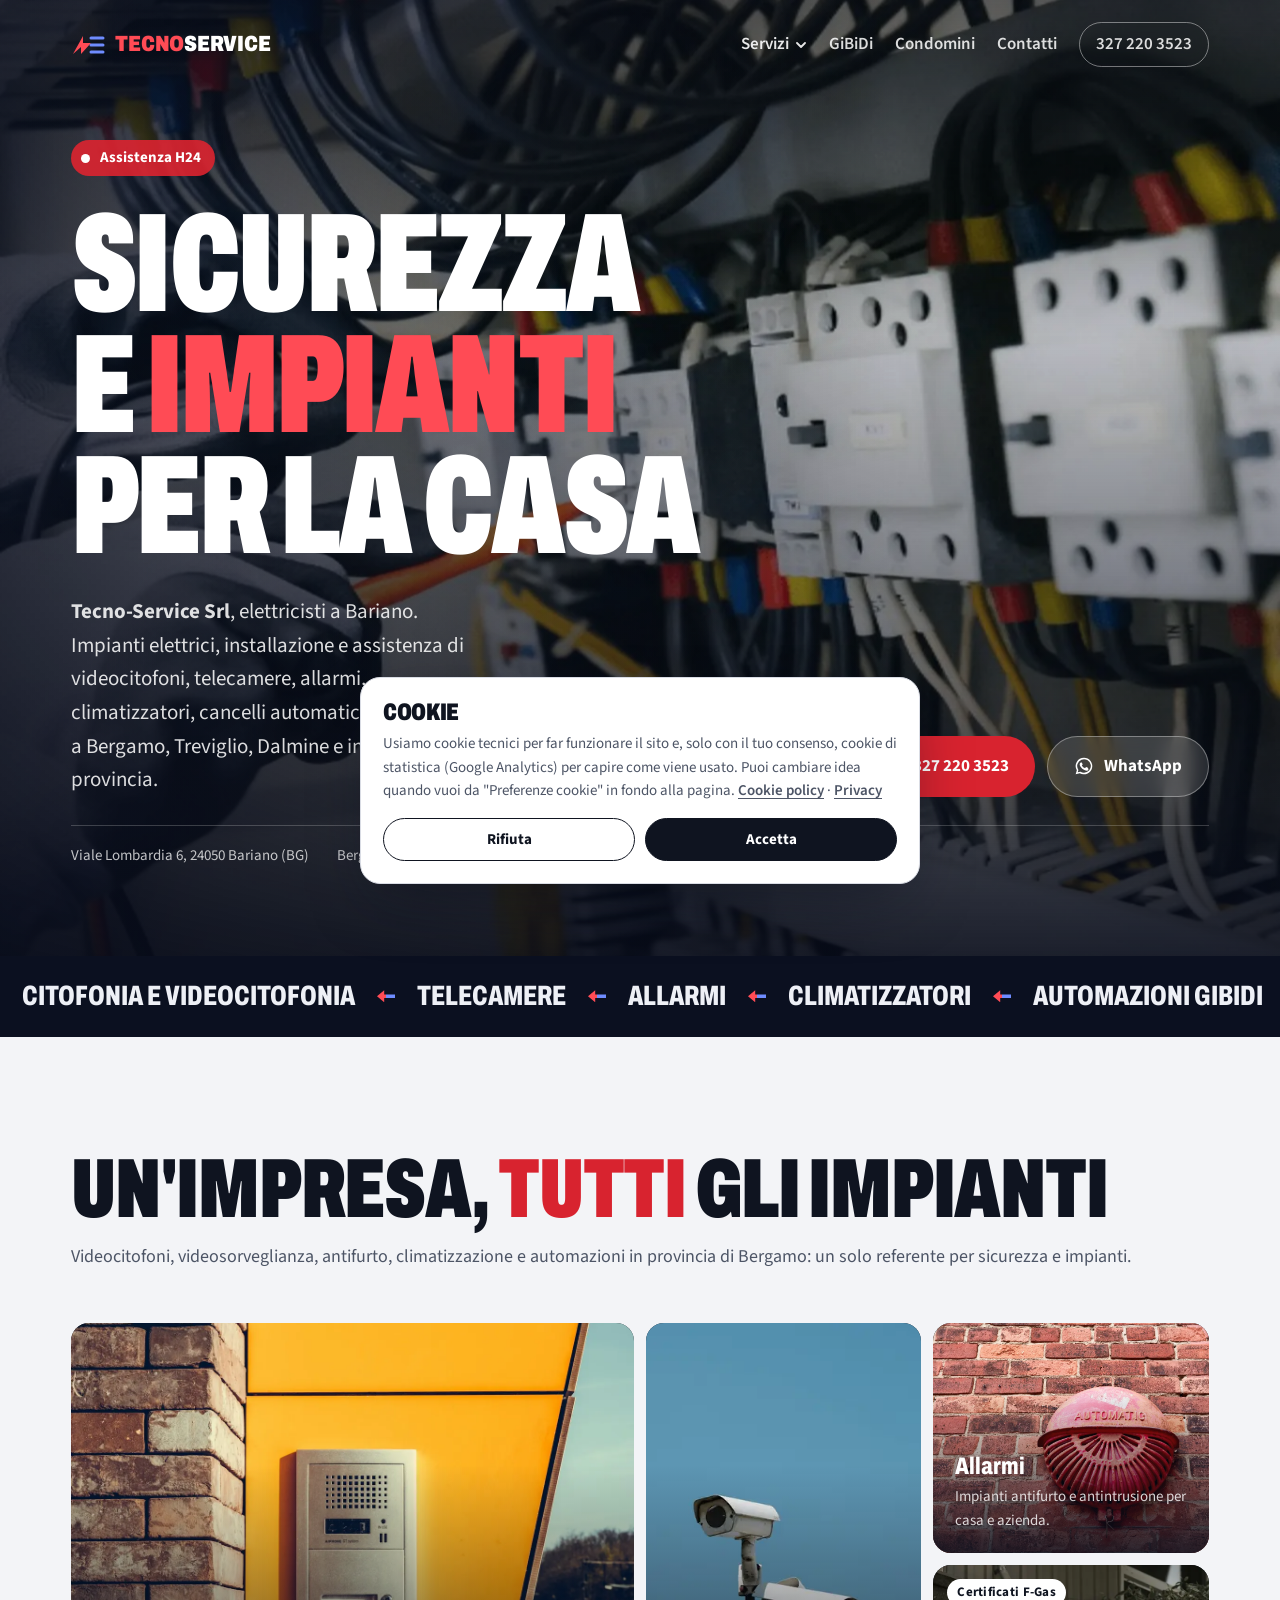
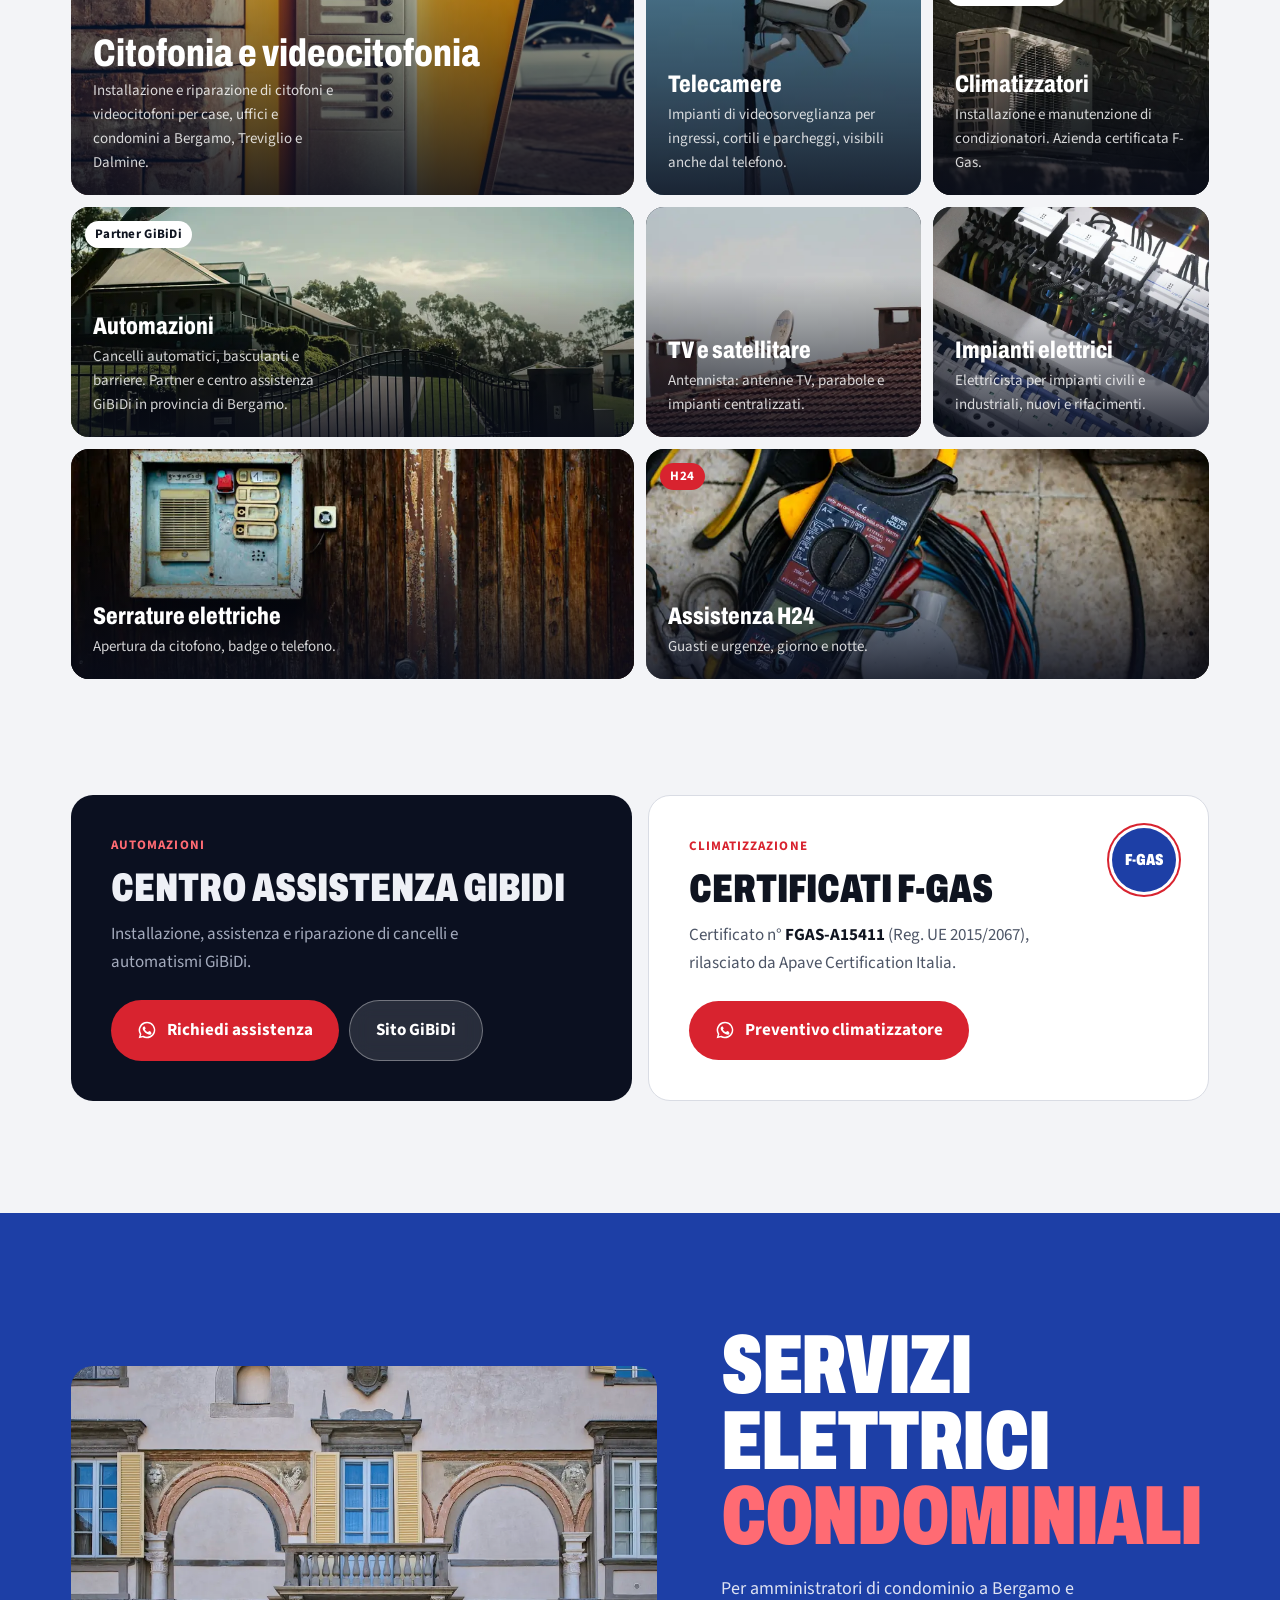
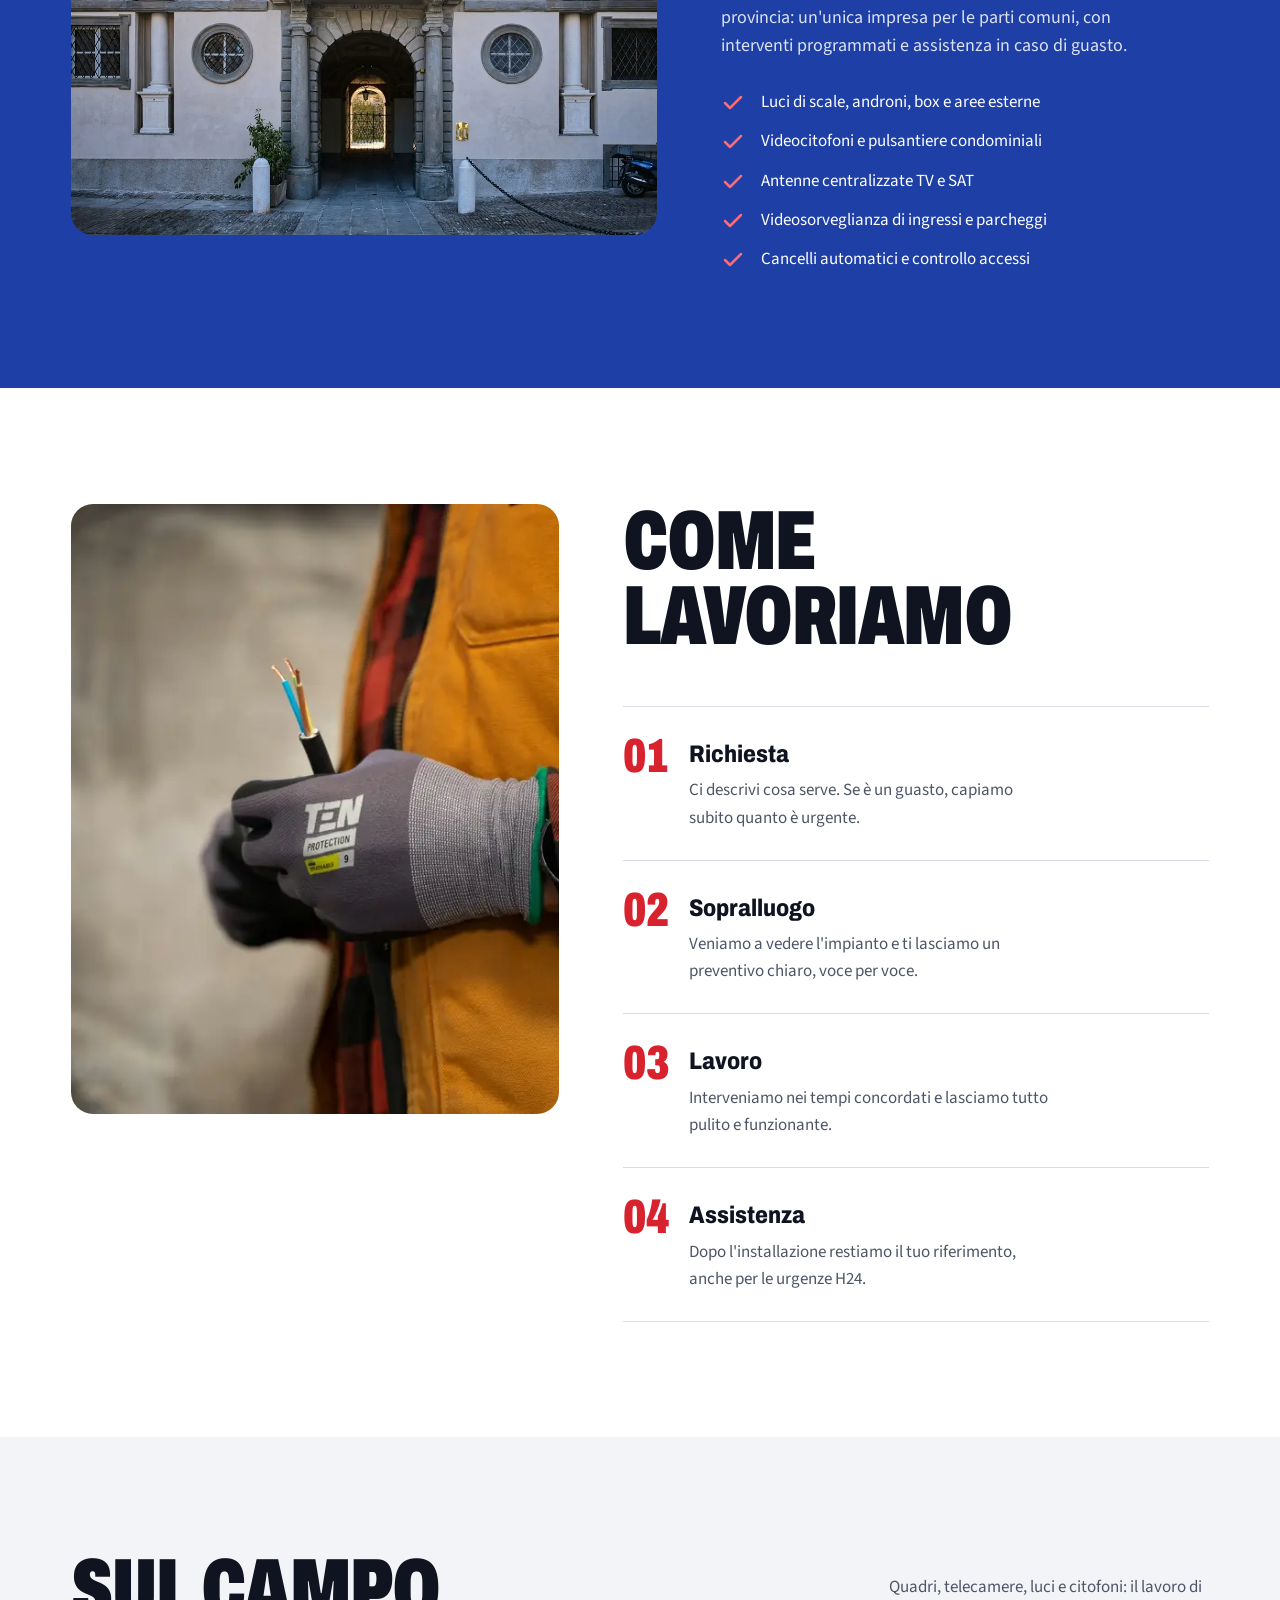
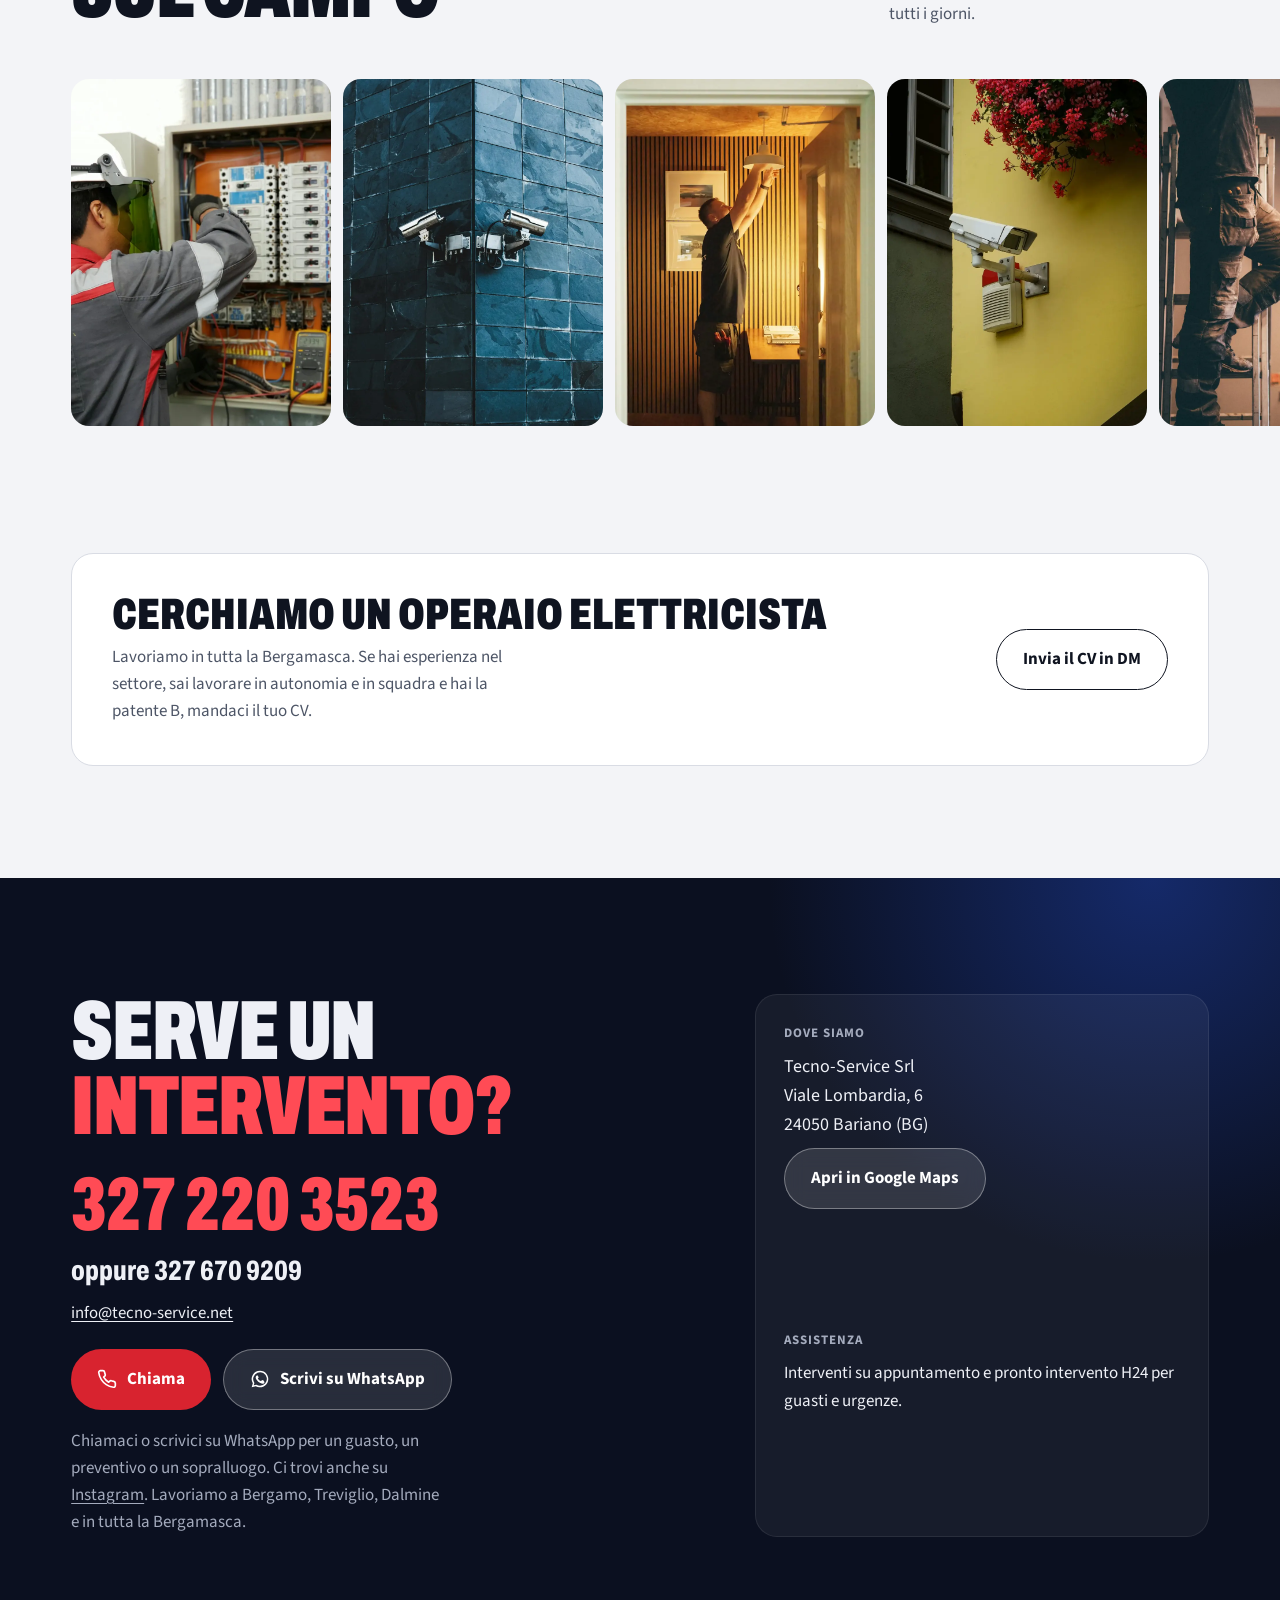
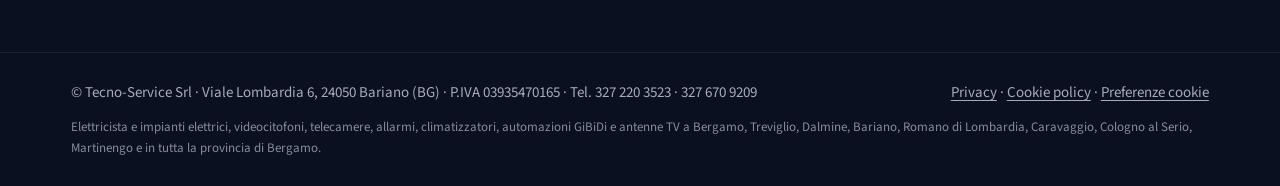
<file: index.html>
<!doctype html>
<html lang="it">
<head>
<meta charset="utf-8">
<meta name="viewport" content="width=device-width, initial-scale=1, viewport-fit=cover">
<title>Elettricista a Bariano e Bergamo | Tecno-Service: videocitofoni, allarmi, clima</title>
<link rel="canonical" href="https://www.tecno-service.net/">
<meta name="description" content="Tecno-Service Srl, elettricista a Bariano (BG): impianti elettrici, videocitofoni, telecamere, allarmi, climatizzatori (certificati F-Gas), automazioni GiBiDi e antenne TV a Bergamo, Treviglio e Dalmine. Assistenza H24: 327 220 3523.">
<link rel="stylesheet" href="https://fonts.googleapis.com/css2?family=Archivo:wdth,wght@62..125,400..900&family=Source+Sans+3:wght@400;600;700&display=swap">
<style>
/* Layout: condominium photo hero, red/blue marquee, 8 photo tiles for the real service list, condominium feature band, sticky-photo process, gallery, hiring strip, dark contact block. */
:root {
  --blue: #1d3fa6;
  --red: #d8232f;
  --accent: #1d3fa6;
  --on-accent: #ffffff;
  --bg: #f3f4f7; --surface: #ffffff; --ink: #0f1420; --ink-2: #4d5566; --line: #d9dce4;
  --night: #0b1020; --on-night: #eef0f6; --on-night-2: #a4abbd;
  --display: "Archivo", "Arial Narrow", sans-serif;
  --body: "Source Sans 3", system-ui, sans-serif;
  --ease: cubic-bezier(0.16, 1, 0.3, 1);
  --gut: max(16px, 4vw);
}
@media (prefers-color-scheme: dark) {
  :root:not([data-theme="light"]) { --accent: #7f9cff; --red: #ff5a63; --on-accent: #0b1020; --bg: #0f131c; --surface: #161b26; --ink: #eceef4; --ink-2: #a3aabb; --line: #283042; --night: #070a12; color-scheme: dark; }
}
:root[data-theme="dark"] { --accent: #7f9cff; --red: #ff5a63; --on-accent: #0b1020; --bg: #0f131c; --surface: #161b26; --ink: #eceef4; --ink-2: #a3aabb; --line: #283042; --night: #070a12; color-scheme: dark; }
* { box-sizing: border-box; }
body { margin: 0; background: var(--bg); color: var(--ink); font: 400 1.0625rem/1.6 var(--body); -webkit-font-smoothing: antialiased; }
h1, h2, h3, p, figure, ol { margin: 0; }
img { display: block; max-width: 100%; }
a { color: inherit; text-underline-offset: 0.2em; }
::selection { background: var(--red); color: #fff; }
:focus-visible { outline: 3px solid var(--red); outline-offset: 3px; border-radius: 6px; }
.wrap { width: 100%; max-width: 1240px; margin-inline: auto; padding-inline: var(--gut); }


/* Hero */
.hero { position: relative; min-height: min(88vh, 860px); display: grid; align-items: end; color: #fff; overflow: hidden; background: #0b1020; isolation: isolate; }
.hero > img { position: absolute; inset: 0; width: 100%; height: 100%; object-fit: cover; z-index: -2; }
.hero::after { content: ""; position: absolute; inset: 0; z-index: -1; background: linear-gradient(180deg, rgb(8 12 26 / 0.6) 0%, rgb(8 12 26 / 0.2) 35%, rgb(8 12 26 / 0.9) 100%), linear-gradient(90deg, rgb(8 12 26 / 0.75), transparent 70%); }
@media (prefers-reduced-motion: no-preference) {
  .hero > img { animation: settle 2.4s var(--ease) both; }
  @keyframes settle { from { transform: scale(1.12); filter: blur(6px) saturate(0.6); } }
}
.nav { position: absolute; inset: 0 0 auto 0; }
.nav .wrap { display: flex; justify-content: space-between; align-items: center; gap: 16px; padding-block: 22px; }
.brand { display: inline-flex; align-items: center; gap: 10px; font-family: var(--display); font-weight: 900; font-stretch: 80%; font-size: 1.375rem; text-decoration: none; letter-spacing: -0.01em; text-transform: uppercase; }
.brand svg { width: 34px; height: 22px; flex: none; }
.brand .t { color: #ff4b55; }
.nav-links { display: flex; gap: 22px; align-items: center; font-weight: 600; }
.nav-links a { text-decoration: none; opacity: 0.85; }
.nav-links a:hover { opacity: 1; }
.pill { border: 1.5px solid rgb(255 255 255 / 0.5); padding: 8px 16px; border-radius: 999px; backdrop-filter: blur(8px); }
@media (max-width: 760px) { .nav-links > a:not(.pill) { display: none; } }
.hero-body { padding-block: 140px clamp(40px, 7vw, 88px); display: grid; gap: 28px; }
.h24 { display: inline-flex; align-items: center; gap: 10px; width: fit-content; padding: 6px 14px 6px 10px; border-radius: 999px; background: rgb(216 35 47 / 0.92); font-weight: 700; font-size: 0.9375rem; }
.h24 i { width: 9px; height: 9px; border-radius: 50%; background: #fff; }
@media (prefers-reduced-motion: no-preference) {
  .h24 i { animation: pulse 1.6s ease-out infinite; }
  @keyframes pulse { 0% { box-shadow: 0 0 0 0 rgb(255 255 255 / 0.8); } 100% { box-shadow: 0 0 0 10px rgb(255 255 255 / 0); } }
}
.hero h1 { font-family: var(--display); font-weight: 900; font-stretch: 62%; text-transform: uppercase; font-size: clamp(3.2rem, 11vw, 9rem); line-height: 0.86; letter-spacing: -0.02em; max-width: 13ch; text-wrap: balance; }
.hero h1 span { color: #ff4b55; }
.hero-row { display: flex; flex-wrap: wrap; gap: 24px 48px; align-items: end; justify-content: space-between; }
.hero .lead { font-size: clamp(1.125rem, 2vw, 1.3125rem); max-width: 42ch; color: rgb(255 255 255 / 0.86); }
.actions { display: flex; flex-wrap: wrap; gap: 12px; }
.btn { display: inline-flex; align-items: center; gap: 10px; padding: 16px 26px; border-radius: 999px; font-weight: 700; text-decoration: none; transition: transform 160ms var(--ease), background-color 200ms ease, color 200ms ease; }
.btn:active { transform: scale(0.97); }
.btn svg { width: 20px; height: 20px; flex: none; }
.btn.primary { background: var(--red); color: #fff; }
.btn.glass { background: rgb(255 255 255 / 0.12); border: 1.5px solid rgb(255 255 255 / 0.35); color: #fff; backdrop-filter: blur(10px); }
@media (hover: hover) and (pointer: fine) { .btn.glass:hover { background: #fff; color: #0f1420; } }
.hero-meta { display: flex; flex-wrap: wrap; gap: 8px 28px; font-size: 0.9375rem; color: rgb(255 255 255 / 0.75); border-top: 1px solid rgb(255 255 255 / 0.2); padding-top: 18px; }
@media (max-width: 640px) { .hero .hero-meta, .nav .pill { display: none; } .hero-body { padding-block: 120px 96px; } }


/* Services dropdown */
.dd { position: relative; }
.dd summary { list-style: none; cursor: pointer; display: inline-flex; align-items: center; gap: 6px; font-weight: 600; opacity: 0.9; }
.dd summary::-webkit-details-marker { display: none; }
.dd summary svg { width: 12px; height: 12px; transition: transform 200ms var(--ease); }
.dd[open] summary svg { transform: rotate(180deg); }
.dd-menu { position: absolute; top: calc(100% + 14px); left: -16px; z-index: 20; display: grid; min-width: 260px; padding: 8px; border-radius: 16px; background: var(--surface); color: var(--ink); border: 1px solid var(--line); box-shadow: 0 18px 40px -12px rgb(8 12 26 / 0.45); transform-origin: top left; }
@media (prefers-reduced-motion: no-preference) { .dd[open] .dd-menu { animation: ddIn 180ms var(--ease); } @keyframes ddIn { from { opacity: 0; transform: translateY(-4px) scale(0.98); } } }
.dd-menu a { padding: 10px 12px; border-radius: 10px; text-decoration: none; opacity: 1; font-weight: 600; }
.dd-menu a:hover, .dd-menu a:focus-visible { background: var(--bg); color: var(--red); }
.dd-menu a[aria-current="page"] { color: var(--red); }
.dd-menu .dd-all { margin-top: 4px; border-top: 1px solid var(--line); border-radius: 0 0 10px 10px; color: var(--ink-2); font-weight: 500; }
@media (max-width: 760px) { .dd-menu { left: auto; right: 0; transform-origin: top right; } }

/* Marquee */
.marquee { background: var(--night); color: var(--on-night); overflow: hidden; }
.track { display: flex; width: max-content; align-items: center; padding-block: 18px; }
.track span { font-family: var(--display); font-weight: 800; font-stretch: 70%; text-transform: uppercase; font-size: clamp(1.25rem, 2.6vw, 1.75rem); white-space: nowrap; padding-inline: 22px; }
.track i { width: 18px; height: 12px; flex: none; background: linear-gradient(90deg, #ff4b55 50%, #6f8cff 50%); clip-path: polygon(0 50%, 40% 0, 40% 35%, 100% 35%, 100% 65%, 40% 65%, 40% 100%); }
@media (prefers-reduced-motion: no-preference) {
  .track { animation: slide 40s linear infinite; }
  .marquee:hover .track { animation-play-state: paused; }
  @keyframes slide { to { transform: translateX(-50%); } }
}

section { padding-block: clamp(64px, 9vw, 128px); }
.head { display: flex; flex-wrap: wrap; justify-content: space-between; align-items: end; gap: 16px 40px; margin-bottom: clamp(32px, 4vw, 56px); }
h2 { font-family: var(--display); font-weight: 900; font-stretch: 66%; text-transform: uppercase; font-size: clamp(2.5rem, 7vw, 5.25rem); line-height: 0.9; letter-spacing: -0.015em; text-wrap: balance; }
h2 em { font-style: normal; color: var(--red); }
.head p { color: var(--ink-2); max-width: 40ch; }
.head.stack { flex-direction: column; align-items: flex-start; }
.head.stack p { max-width: none; font-size: 1.125rem; }

/* Service tiles */
.tiles { display: grid; gap: 12px; grid-template-columns: repeat(4, 1fr); grid-auto-rows: 230px; grid-auto-flow: dense; }
.tile { position: relative; overflow: hidden; border-radius: 18px; color: #fff; text-decoration: none; background: #161b26; isolation: isolate; min-width: 0; }
.tile img { position: absolute; inset: 0; width: 100%; height: 100%; object-fit: cover; z-index: -2; transition: transform 700ms var(--ease); }
.tile::after { content: ""; position: absolute; inset: 0; z-index: -1; background: linear-gradient(180deg, transparent 30%, rgb(8 12 26 / 0.85)); }
.tile-txt { position: absolute; inset: auto 0 0 0; padding: 20px 22px; }
.tile h3 { font-family: var(--display); font-weight: 800; font-stretch: 75%; font-size: 1.5rem; line-height: 1.05; }
.tile p { color: rgb(255 255 255 / 0.82); font-size: 0.9375rem; margin-top: 6px; max-width: 36ch; }
.tile.big { grid-column: span 2; grid-row: span 2; }
.tile.big h3 { font-size: clamp(1.75rem, 3vw, 2.5rem); }
.tile.tall { grid-row: span 2; }
.tile.wide { grid-column: span 2; }
.tile.fgas::before { content: "Certificati F-Gas"; position: absolute; top: 14px; left: 14px; padding: 3px 10px; border-radius: 999px; background: #fff; color: #0f1420; font-weight: 700; font-size: 0.8125rem; letter-spacing: 0.02em; }
.tile.partner::before { content: "Partner GiBiDi"; position: absolute; top: 14px; left: 14px; padding: 3px 10px; border-radius: 999px; background: #fff; color: #0f1420; font-weight: 700; font-size: 0.8125rem; letter-spacing: 0.02em; }
.tile.hot::before { content: "H24"; position: absolute; top: 14px; left: 14px; padding: 3px 10px; border-radius: 999px; background: var(--red); color: #fff; font-weight: 700; font-size: 0.8125rem; letter-spacing: 0.04em; }
@media (hover: hover) and (pointer: fine) { .tile:hover img { transform: scale(1.06); } }
@media (max-width: 900px) { .tiles { grid-template-columns: repeat(2, 1fr); grid-auto-rows: 210px; } }
@media (max-width: 560px) { .tiles { grid-template-columns: 1fr; } .tile.big, .tile.wide { grid-column: span 1; } .tile.big { grid-row: span 1; } }

/* GiBiDi + F-Gas */
.duo { padding-block: 0 clamp(64px, 9vw, 112px); }
.duo-grid { display: grid; gap: 16px; grid-template-columns: 1fr; }
@media (min-width: 860px) { .duo-grid { grid-template-columns: 1fr 1fr; } }
.duo-card { display: flex; flex-direction: column; gap: 14px; padding: clamp(24px, 3.5vw, 40px); border-radius: 22px; min-width: 0; }
.duo-card.dark { background: var(--night); color: var(--on-night); }
.duo-card.light { background: var(--surface); border: 1px solid var(--line); }
.duo-card .lbl { color: var(--red); margin: 0; }
.duo-card.dark .lbl { color: #ff6b73; }
.duo-card h3 { font-family: var(--display); font-weight: 900; font-stretch: 70%; text-transform: uppercase; font-size: clamp(1.75rem, 3.2vw, 2.5rem); line-height: 0.95; text-wrap: balance; }
.duo-card p { max-width: 46ch; }
.duo-card.dark p:not(.lbl) { color: var(--on-night-2); }
.duo-card.light p:not(.lbl) { color: var(--ink-2); }
.duo-card.light strong { color: var(--ink); font-variant-numeric: tabular-nums; }
.duo-actions { display: flex; flex-wrap: wrap; gap: 10px; margin-top: auto; padding-top: 10px; }
.duo-card { position: relative; }
.duo-top { display: block; padding-right: 76px; }
.duo-card .seal { position: absolute; top: clamp(20px, 3vw, 32px); right: clamp(20px, 3vw, 32px); }
.seal { display: inline-grid; place-content: center; width: 64px; height: 64px; border-radius: 50%; flex: none; color: #fff; background: var(--blue); box-shadow: 0 0 0 3px var(--surface), 0 0 0 5px var(--red); font-family: var(--display); font-weight: 900; font-stretch: 70%; font-size: 1rem; }
.duo-card.light .btn.primary svg { width: 20px; height: 20px; }

/* Condominium band */
.condo { background: var(--blue); color: #fff; position: relative; overflow: hidden; }
.condo .grid { display: grid; gap: clamp(32px, 5vw, 64px); grid-template-columns: 1fr; align-items: center; }
@media (min-width: 900px) { .condo .grid { grid-template-columns: 6fr 5fr; } }
.condo img { width: 100%; aspect-ratio: 5 / 4; object-fit: cover; border-radius: 22px; }
.condo h2 em { color: #ff6b73; }
.condo .intro { color: rgb(255 255 255 / 0.85); margin-block: 20px 28px; max-width: 46ch; font-size: 1.125rem; }
.checks { list-style: none; padding: 0; margin: 0; display: grid; gap: 12px; }
.checks li { display: grid; grid-template-columns: 28px 1fr; gap: 12px; align-items: start; }
.checks svg { width: 24px; height: 24px; margin-top: 2px; color: #ff6b73; }

/* Process */
.process { background: var(--surface); }
.split { display: grid; gap: clamp(32px, 5vw, 72px); grid-template-columns: 1fr; align-items: start; }
@media (min-width: 900px) { .split { grid-template-columns: 5fr 6fr; } .stick { position: sticky; top: 24px; } }
.stick img { width: 100%; aspect-ratio: 4 / 5; object-fit: cover; border-radius: 22px; }
.steps { list-style: none; padding: 0; display: grid; }
.steps li { display: grid; grid-template-columns: auto 1fr; gap: 20px; padding-block: 28px; border-top: 1px solid var(--line); }
.steps li:last-child { border-bottom: 1px solid var(--line); }
.steps .n { font-family: var(--display); font-weight: 900; font-stretch: 70%; font-size: 3rem; line-height: 0.9; color: var(--red); font-variant-numeric: tabular-nums; }
.steps strong { font-family: var(--display); font-weight: 800; font-stretch: 85%; font-size: 1.5rem; display: block; margin-bottom: 4px; }
.steps p { color: var(--ink-2); max-width: 46ch; }

/* Gallery */
.gallery { display: grid; grid-auto-flow: column; grid-auto-columns: minmax(260px, 30%); gap: 12px; overflow-x: auto; scroll-snap-type: x mandatory; padding-inline: max(var(--gut), calc((100% - 1240px) / 2 + var(--gut))); scroll-padding-inline: max(var(--gut), calc((100% - 1240px) / 2 + var(--gut))); padding-bottom: 12px; scrollbar-width: thin; scrollbar-color: var(--red) transparent; }
@media (max-width: 560px) { .gallery { grid-auto-columns: 78%; } }
.gallery figure { scroll-snap-align: start; border-radius: 18px; overflow: hidden; aspect-ratio: 3 / 4; background: var(--line); }
.gallery img { width: 100%; height: 100%; object-fit: cover; }
.note { color: var(--ink-2); font-size: 0.875rem; margin-top: 14px; }

/* Hiring */
.hire { padding-block: 0 clamp(64px, 9vw, 112px); }
.hire-card { display: flex; flex-wrap: wrap; gap: 20px 40px; align-items: center; justify-content: space-between; padding: clamp(24px, 4vw, 40px); border-radius: 22px; background: var(--surface); border: 1px solid var(--line); }
.hire-card h3 { font-family: var(--display); font-weight: 900; font-stretch: 70%; text-transform: uppercase; font-size: clamp(1.75rem, 4vw, 2.75rem); line-height: 0.95; }
.hire-card p { color: var(--ink-2); margin-top: 8px; max-width: 52ch; }
.btn.outline { border: 1.5px solid var(--ink); color: var(--ink); }

/* Contact */
.contact { background: var(--night); color: var(--on-night); position: relative; overflow: hidden; }
.contact::before { content: ""; position: absolute; width: 60vw; height: 60vw; right: -20vw; top: -30vw; border-radius: 50%; background: radial-gradient(closest-side, rgb(29 63 166 / 0.55), transparent); pointer-events: none; }
.contact .grid { position: relative; display: grid; gap: 48px; grid-template-columns: 1fr; }
@media (min-width: 900px) { .contact .grid { grid-template-columns: 7fr 5fr; } }
.contact h2 { margin-bottom: 24px; }
.contact h2 em { color: #ff4b55; }
.contact .soft, .contact .lbl { color: var(--on-night-2); }
.lbl { font-size: 0.8125rem; text-transform: uppercase; letter-spacing: 0.08em; font-weight: 700; margin-bottom: 10px; }
.card { display: grid; gap: 28px; padding: 28px; border-radius: 22px; background: rgb(255 255 255 / 0.05); border: 1px solid rgb(255 255 255 / 0.08); }
.addr { font-size: 1.125rem; }
.handle { display: inline-block; font-variant-numeric: tabular-nums; font-family: var(--display); font-weight: 900; font-stretch: 66%; font-size: clamp(2.25rem, 7vw, 4.75rem); line-height: 0.95; color: #ff4b55; text-decoration: none; word-break: break-word; }
.ph { display: inline-block; margin-top: 6px; padding: 4px 10px; border-radius: 8px; border: 1px dashed rgb(255 255 255 / 0.3); color: var(--on-night-2); font-size: 0.9375rem; }

.alt-num { margin-top: 8px; font-family: var(--display); font-weight: 800; font-stretch: 75%; font-size: clamp(1.25rem, 3vw, 1.75rem); color: var(--on-night); }
.alt-num a { color: inherit; text-decoration: none; font-variant-numeric: tabular-nums; }
footer { background: var(--night); color: var(--on-night-2); font-size: 0.9375rem; border-top: 1px solid rgb(255 255 255 / 0.08); }
footer .areas { order: 3; flex-basis: 100%; font-size: 0.8125rem; opacity: 0.8; }
footer .legal-links a { color: inherit; }
footer .legal-links { white-space: nowrap; }
footer .wrap { display: flex; flex-wrap: wrap; justify-content: space-between; gap: 12px; padding-block: 28px 110px; }
@media (min-width: 641px) { footer .wrap { padding-block: 28px; } }

.sticky-cta { position: fixed; left: 16px; right: 16px; bottom: calc(14px + env(safe-area-inset-bottom, 0px)); display: none; z-index: 10; }
.sticky-cta { gap: 10px; }
.btn.wa-solid { background: #1fa855; color: #fff; }
.sticky-cta .btn { flex: 1; justify-content: center; box-shadow: 0 12px 30px -10px rgb(0 0 0 / 0.5); }
@media (max-width: 640px) { .sticky-cta { display: flex; } }

@supports (animation-timeline: view()) {
  @media (prefers-reduced-motion: no-preference) {
    .tile, .steps li, .gallery figure, .checks li { animation: rise linear both; animation-timeline: view(); animation-range: entry 0% entry 60%; }
    @keyframes rise { from { transform: translateY(40px) scale(0.97); } }
  }
}
.mail-line { margin-top: 6px; font-size: 1.05rem; color: var(--on-night); }
.mail-line a { color: inherit; text-decoration: underline; text-underline-offset: 3px; }
</style>

<script type="application/ld+json">{"@context": "https://schema.org", "@type": "Electrician", "name": "Tecno-Service Srl", "description": "Elettricista a Bariano (BG): impianti elettrici, installazione e assistenza di videocitofoni, telecamere, allarmi, climatizzatori, automazioni GiBiDi e antenne TV in provincia di Bergamo.", "address": {"@type": "PostalAddress", "streetAddress": "Viale Lombardia 6", "postalCode": "24050", "addressLocality": "Bariano", "addressRegion": "BG", "addressCountry": "IT"}, "areaServed": [{"@type": "City", "name": "Bergamo"}, {"@type": "City", "name": "Treviglio"}, {"@type": "City", "name": "Dalmine"}, {"@type": "City", "name": "Bariano"}, {"@type": "City", "name": "Romano di Lombardia"}, {"@type": "City", "name": "Caravaggio"}, {"@type": "City", "name": "Cologno al Serio"}, {"@type": "City", "name": "Martinengo"}, {"@type": "AdministrativeArea", "name": "Provincia di Bergamo"}], "hasOfferCatalog": {"@type": "OfferCatalog", "name": "Servizi", "itemListElement": [{"@type": "Offer", "itemOffered": {"@type": "Service", "name": "Installazione videocitofoni"}}, {"@type": "Offer", "itemOffered": {"@type": "Service", "name": "Impianti di videosorveglianza"}}, {"@type": "Offer", "itemOffered": {"@type": "Service", "name": "Impianti antifurto"}}, {"@type": "Offer", "itemOffered": {"@type": "Service", "name": "Installazione climatizzatori (azienda certificata F-Gas)"}}, {"@type": "Offer", "itemOffered": {"@type": "Service", "name": "Automazioni cancelli e assistenza GiBiDi"}}, {"@type": "Offer", "itemOffered": {"@type": "Service", "name": "Antenne TV e satellitari"}}, {"@type": "Offer", "itemOffered": {"@type": "Service", "name": "Impianti elettrici civili e industriali"}}, {"@type": "Offer", "itemOffered": {"@type": "Service", "name": "Servizi elettrici condominiali"}}]}, "telephone": "+39 327 220 3523", "email": "info@tecno-service.net", "vatID": "IT03935470165", "url": "https://www.tecno-service.net/", "sameAs": ["https://www.instagram.com/tecno_service.srl/"], "hasCredential": {"@type": "EducationalOccupationalCredential", "name": "Certificazione F-Gas impresa (Reg. UE 2015/2067)", "identifier": "FGAS-A15411", "recognizedBy": {"@type": "Organization", "name": "Apave Certification Italia"}}}</script>

</head>
<body>
<header class="hero">
  <img src="hero.webp" alt="" fetchpriority="high" style="object-position: 70% 40%">
  <nav class="nav" aria-label="Principale">
    <div class="wrap">
      <a class="brand" href="#"><svg viewBox="0 0 34 22" aria-hidden="true"><path d="M2 20 L12 2 L12 9 L20 9 L10 20 L10 13 Z" fill="#ff4b55"/><path d="M20 4 H32 M20 11 H32 M20 18 H32" stroke="#6f8cff" stroke-width="3" stroke-linecap="round"/></svg><span><span class="t">Tecno</span>Service</span></a>
      <div class="nav-links">
        <details class="dd"><summary>Servizi<svg viewBox="0 0 12 12" aria-hidden="true"><path d="M2 4l4 4 4-4" fill="none" stroke="currentColor" stroke-width="1.8" stroke-linecap="round" stroke-linejoin="round"/></svg></summary><div class="dd-menu"><a href="videocitofoni-bergamo.html">Citofoni e videocitofoni</a><a href="videosorveglianza-bergamo.html">Telecamere e videosorveglianza</a><a href="allarmi-antifurto-bergamo.html">Allarmi e antifurto</a><a href="climatizzatori-bergamo.html">Climatizzatori</a><a href="automazioni-gibidi-bergamo.html">Automazioni GiBiDi</a><a href="antennista-bergamo.html">Antennista TV e SAT</a><a href="impianti-elettrici-bergamo.html">Impianti elettrici</a><a href="serrature-elettriche-bergamo.html">Serrature elettriche</a><a href="assistenza-h24-bergamo.html">Assistenza H24</a><a class="dd-all" href="#servizi">Tutti i servizi</a></div></details>
        <a href="#gibidi">GiBiDi</a>
        <a href="#condomini">Condomini</a>
        <a href="#contatti">Contatti</a>
        <a class="pill" href="tel:+393272203523">327 220 3523</a>
      </div>
    </div>
  </nav>
  <div class="wrap hero-body">
    <span class="h24"><i aria-hidden="true"></i>Assistenza H24</span>
    <h1>Sicurezza e <span>impianti</span> per la casa</h1>
    <div class="hero-row">
      <p class="lead"><strong>Tecno-Service Srl</strong>, elettricisti a Bariano. Impianti elettrici, installazione e assistenza di videocitofoni, telecamere, allarmi, climatizzatori, cancelli automatici e antenne TV a Bergamo, Treviglio, Dalmine e in tutta la provincia.</p>
      <div class="actions">
        <a class="btn primary" href="tel:+393272203523"><svg viewBox="0 0 24 24" fill="none" stroke="currentColor" stroke-width="2" stroke-linecap="round" stroke-linejoin="round" aria-hidden="true"><path d="M22 16.9v3a2 2 0 0 1-2.2 2 19.8 19.8 0 0 1-8.6-3.1 19.5 19.5 0 0 1-6-6A19.8 19.8 0 0 1 2.1 4.2 2 2 0 0 1 4.1 2h3a2 2 0 0 1 2 1.7c.1.9.4 1.8.7 2.7a2 2 0 0 1-.5 2.1L8 9.8a16 16 0 0 0 6 6l1.3-1.3a2 2 0 0 1 2.1-.4c.9.3 1.8.6 2.7.7a2 2 0 0 1 1.7 2z"/></svg>Chiama 327 220 3523</a>
        <a class="btn glass wa" href="https://wa.me/393272203523" target="_blank" rel="noopener"><svg viewBox="0 0 24 24" fill="currentColor" aria-hidden="true"><path d="M12 2a10 10 0 0 0-8.6 15.1L2 22l5-1.3A10 10 0 1 0 12 2zm0 18.2a8.2 8.2 0 0 1-4.2-1.2l-.3-.2-3 .8.8-2.9-.2-.3A8.2 8.2 0 1 1 12 20.2zm4.5-6.1c-.2-.1-1.5-.7-1.7-.8-.2-.1-.4-.1-.6.1l-.8 1c-.1.2-.3.2-.5.1a6.7 6.7 0 0 1-3.3-2.9c-.2-.4.2-.4.7-1.3.1-.2 0-.3 0-.4l-.8-1.8c-.2-.5-.4-.4-.6-.4h-.5a1 1 0 0 0-.7.3 3 3 0 0 0-.9 2.2 5.2 5.2 0 0 0 1.1 2.7 11.8 11.8 0 0 0 4.5 4c1.7.7 2.3.8 3.1.7.5-.1 1.5-.6 1.7-1.2.2-.6.2-1.1.2-1.2-.1-.1-.3-.2-.5-.3z"/></svg>WhatsApp</a>
      </div>
    </div>
    <div class="hero-meta"><span>Viale Lombardia 6, 24050 Bariano (BG)</span><span>Bergamo, Treviglio, Dalmine e tutta la Bergamasca</span><span>Servizi elettrici condominiali</span></div>
  </div>
</header>

<div class="marquee" aria-hidden="true"><div class="track"><span>Citofonia e videocitofonia</span><i></i><span>Telecamere</span><i></i><span>Allarmi</span><i></i><span>Climatizzatori</span><i></i><span>Automazioni GiBiDi</span><i></i><span>TV e satellitare</span><i></i><span>Impianti elettrici</span><i></i><span>Certificati F-Gas</span><i></i><span>Assistenza H24</span><i></i><span>Citofonia e videocitofonia</span><i></i><span>Telecamere</span><i></i><span>Allarmi</span><i></i><span>Climatizzatori</span><i></i><span>Automazioni GiBiDi</span><i></i><span>TV e satellitare</span><i></i><span>Impianti elettrici</span><i></i><span>Certificati F-Gas</span><i></i><span>Assistenza H24</span><i></i></div></div>

<main>
  <section id="servizi">
    <div class="wrap">
      <div class="head stack"><h2>Un'impresa, <em>tutti</em> gli impianti</h2><p>Videocitofoni, videosorveglianza, antifurto, climatizzazione e automazioni in provincia di Bergamo: un solo referente per sicurezza e impianti.</p></div>
      <div class="tiles">
        <a class="tile big" href="videocitofoni-bergamo.html"><img src="s-citofonia.webp" alt="" loading="lazy" style="object-position: 30% 50%"><div class="tile-txt"><h3>Citofonia e videocitofonia</h3><p>Installazione e riparazione di citofoni e videocitofoni per case, uffici e condomini a Bergamo, Treviglio e Dalmine.</p></div></a>
        <a class="tile tall" href="videosorveglianza-bergamo.html"><img src="s-tvcc.webp" alt="" loading="lazy"><div class="tile-txt"><h3>Telecamere</h3><p>Impianti di videosorveglianza per ingressi, cortili e parcheggi, visibili anche dal telefono.</p></div></a>
        <a class="tile" href="allarmi-antifurto-bergamo.html"><img src="s-antintrusione.webp" alt="" loading="lazy"><div class="tile-txt"><h3>Allarmi</h3><p>Impianti antifurto e antintrusione per casa e azienda.</p></div></a>
        <a class="tile fgas" href="climatizzatori-bergamo.html"><img src="s-clima.webp" alt="" loading="lazy"><div class="tile-txt"><h3>Climatizzatori</h3><p>Installazione e manutenzione di condizionatori. Azienda certificata F-Gas.</p></div></a>
        <a class="tile wide partner" href="automazioni-gibidi-bergamo.html"><img src="s-gate.webp" alt="" loading="lazy"><div class="tile-txt"><h3>Automazioni</h3><p>Cancelli automatici, basculanti e barriere. Partner e centro assistenza GiBiDi in provincia di Bergamo.</p></div></a>
        <a class="tile" href="antennista-bergamo.html"><img src="s-tvsat.webp" alt="" loading="lazy"><div class="tile-txt"><h3>TV e satellitare</h3><p>Antennista: antenne TV, parabole e impianti centralizzati.</p></div></a>
        <a class="tile" href="impianti-elettrici-bergamo.html"><img src="s-impianti.webp" alt="" loading="lazy"><div class="tile-txt"><h3>Impianti elettrici</h3><p>Elettricista per impianti civili e industriali, nuovi e rifacimenti.</p></div></a>
        <a class="tile wide" href="serrature-elettriche-bergamo.html"><img src="s-automazioni.webp" alt="" loading="lazy"><div class="tile-txt"><h3>Serrature elettriche</h3><p>Apertura da citofono, badge o telefono.</p></div></a>
        <a class="tile wide hot" href="assistenza-h24-bergamo.html"><img src="s-h24.webp" alt="" loading="lazy"><div class="tile-txt"><h3>Assistenza H24</h3><p>Guasti e urgenze, giorno e notte.</p></div></a>
      </div>
    </div>
  </section>

  <div class="duo">
    <div class="wrap duo-grid">
      <article id="gibidi" class="duo-card dark">
        <p class="lbl">Automazioni</p>
        <h3>Centro assistenza GiBiDi</h3>
        <p>Installazione, assistenza e riparazione di cancelli e automatismi GiBiDi.</p>
        <div class="duo-actions">
          <a class="btn primary" href="https://wa.me/393272203523" target="_blank" rel="noopener"><svg viewBox="0 0 24 24" fill="currentColor" aria-hidden="true"><path d="M12 2a10 10 0 0 0-8.6 15.1L2 22l5-1.3A10 10 0 1 0 12 2zm0 18.2a8.2 8.2 0 0 1-4.2-1.2l-.3-.2-3 .8.8-2.9-.2-.3A8.2 8.2 0 1 1 12 20.2zm4.5-6.1c-.2-.1-1.5-.7-1.7-.8-.2-.1-.4-.1-.6.1l-.8 1c-.1.2-.3.2-.5.1a6.7 6.7 0 0 1-3.3-2.9c-.2-.4.2-.4.7-1.3.1-.2 0-.3 0-.4l-.8-1.8c-.2-.5-.4-.4-.6-.4h-.5a1 1 0 0 0-.7.3 3 3 0 0 0-.9 2.2 5.2 5.2 0 0 0 1.1 2.7 11.8 11.8 0 0 0 4.5 4c1.7.7 2.3.8 3.1.7.5-.1 1.5-.6 1.7-1.2.2-.6.2-1.1.2-1.2-.1-.1-.3-.2-.5-.3z"/></svg>Richiedi assistenza</a>
          <a class="btn glass" href="https://www.gibidi.com" target="_blank" rel="noopener">Sito GiBiDi</a>
        </div>
      </article>
      <article id="fgas" class="duo-card light">
        <div class="duo-top"><p class="lbl">Climatizzazione</p><span class="seal" aria-hidden="true">F-GAS</span></div>
        <h3 style="padding-right:64px">Certificati <span style="white-space:nowrap">F-Gas</span></h3>
        <p>Certificato n° <strong style="user-select:all">FGAS-A15411</strong> (Reg. UE 2015/2067), rilasciato da Apave Certification Italia.</p>
        <div class="duo-actions">
          <a class="btn primary" href="https://wa.me/393272203523" target="_blank" rel="noopener"><svg viewBox="0 0 24 24" fill="currentColor" aria-hidden="true"><path d="M12 2a10 10 0 0 0-8.6 15.1L2 22l5-1.3A10 10 0 1 0 12 2zm0 18.2a8.2 8.2 0 0 1-4.2-1.2l-.3-.2-3 .8.8-2.9-.2-.3A8.2 8.2 0 1 1 12 20.2zm4.5-6.1c-.2-.1-1.5-.7-1.7-.8-.2-.1-.4-.1-.6.1l-.8 1c-.1.2-.3.2-.5.1a6.7 6.7 0 0 1-3.3-2.9c-.2-.4.2-.4.7-1.3.1-.2 0-.3 0-.4l-.8-1.8c-.2-.5-.4-.4-.6-.4h-.5a1 1 0 0 0-.7.3 3 3 0 0 0-.9 2.2 5.2 5.2 0 0 0 1.1 2.7 11.8 11.8 0 0 0 4.5 4c1.7.7 2.3.8 3.1.7.5-.1 1.5-.6 1.7-1.2.2-.6.2-1.1.2-1.2-.1-.1-.3-.2-.5-.3z"/></svg>Preventivo climatizzatore</a>
        </div>
      </article>
    </div>
  </div>

  <section id="condomini" class="condo">
    <div class="wrap grid">
      <img src="condo.webp" alt="" loading="lazy">
      <div>
        <h2>Servizi elettrici <em>condominiali</em></h2>
        <p class="intro">Per amministratori di condominio a Bergamo e provincia: un'unica impresa per le parti comuni, con interventi programmati e assistenza in caso di guasto.</p>
        <ul class="checks">
          <li><svg viewBox="0 0 24 24" fill="none" stroke="currentColor" stroke-width="2.5" stroke-linecap="round" stroke-linejoin="round" aria-hidden="true"><path d="M20 6 9 17l-5-5"/></svg><span>Luci di scale, androni, box e aree esterne</span></li>
          <li><svg viewBox="0 0 24 24" fill="none" stroke="currentColor" stroke-width="2.5" stroke-linecap="round" stroke-linejoin="round" aria-hidden="true"><path d="M20 6 9 17l-5-5"/></svg><span>Videocitofoni e pulsantiere condominiali</span></li>
          <li><svg viewBox="0 0 24 24" fill="none" stroke="currentColor" stroke-width="2.5" stroke-linecap="round" stroke-linejoin="round" aria-hidden="true"><path d="M20 6 9 17l-5-5"/></svg><span>Antenne centralizzate TV e SAT</span></li>
          <li><svg viewBox="0 0 24 24" fill="none" stroke="currentColor" stroke-width="2.5" stroke-linecap="round" stroke-linejoin="round" aria-hidden="true"><path d="M20 6 9 17l-5-5"/></svg><span>Videosorveglianza di ingressi e parcheggi</span></li>
          <li><svg viewBox="0 0 24 24" fill="none" stroke="currentColor" stroke-width="2.5" stroke-linecap="round" stroke-linejoin="round" aria-hidden="true"><path d="M20 6 9 17l-5-5"/></svg><span>Cancelli automatici e controllo accessi</span></li>
        </ul>
      </div>
    </div>
  </section>

  <section id="metodo" class="process">
    <div class="wrap split">
      <div class="stick"><img src="process.webp" alt="" loading="lazy"></div>
      <div>
        <div class="head"><h2>Come lavoriamo</h2></div>
        <ol class="steps">
          <li><span class="n">01</span><div><strong>Richiesta</strong><p>Ci descrivi cosa serve. Se è un guasto, capiamo subito quanto è urgente.</p></div></li>
          <li><span class="n">02</span><div><strong>Sopralluogo</strong><p>Veniamo a vedere l'impianto e ti lasciamo un preventivo chiaro, voce per voce.</p></div></li>
          <li><span class="n">03</span><div><strong>Lavoro</strong><p>Interveniamo nei tempi concordati e lasciamo tutto pulito e funzionante.</p></div></li>
          <li><span class="n">04</span><div><strong>Assistenza</strong><p>Dopo l'installazione restiamo il tuo riferimento, anche per le urgenze H24.</p></div></li>
        </ol>
      </div>
    </div>
  </section>

  <section id="lavori" aria-label="Galleria">
    <div class="wrap head"><h2>Sul campo</h2><p>Quadri, telecamere, luci e citofoni: il lavoro di tutti i giorni.</p></div>
    <div class="gallery">
      <figure><img src="g-1.webp" alt=""></figure>
      <figure><img src="g-2.webp" alt=""></figure>
      <figure><img src="g-3.webp" alt=""></figure>
      <figure><img src="g-4.webp" alt=""></figure>
      <figure><img src="g-5.webp" alt=""></figure>
      <figure><img src="g-6.webp" alt=""></figure>
    </div>
  </section>

  <div class="hire">
    <div class="wrap">
      <div class="hire-card">
        <div>
          <h3>Cerchiamo un operaio elettricista</h3>
          <p>Lavoriamo in tutta la Bergamasca. Se hai esperienza nel settore, sai lavorare in autonomia e in squadra e hai la patente B, mandaci il tuo CV.</p>
        </div>
        <a class="btn outline" href="https://www.instagram.com/tecno_service.srl/" target="_blank" rel="noopener">Invia il CV in DM</a>
      </div>
    </div>
  </div>

  <section id="contatti" class="contact">
    <div class="wrap grid">
      <div>
        <h2>Serve un <em>intervento?</em></h2>
        <a class="handle" href="tel:+393272203523" style="user-select:all">327 220 3523</a>
        <p class="alt-num">oppure <a href="tel:+393276709209" style="user-select:all">327 670 9209</a></p>
        <p class="mail-line"><a href="mailto:info@tecno-service.net">info@tecno-service.net</a></p>
        <div class="actions" style="margin-top:22px"><a class="btn primary" href="tel:+393272203523"><svg viewBox="0 0 24 24" fill="none" stroke="currentColor" stroke-width="2" stroke-linecap="round" stroke-linejoin="round" aria-hidden="true"><path d="M22 16.9v3a2 2 0 0 1-2.2 2 19.8 19.8 0 0 1-8.6-3.1 19.5 19.5 0 0 1-6-6A19.8 19.8 0 0 1 2.1 4.2 2 2 0 0 1 4.1 2h3a2 2 0 0 1 2 1.7c.1.9.4 1.8.7 2.7a2 2 0 0 1-.5 2.1L8 9.8a16 16 0 0 0 6 6l1.3-1.3a2 2 0 0 1 2.1-.4c.9.3 1.8.6 2.7.7a2 2 0 0 1 1.7 2z"/></svg>Chiama</a><a class="btn glass" href="https://wa.me/393272203523" target="_blank" rel="noopener"><svg viewBox="0 0 24 24" fill="currentColor" aria-hidden="true"><path d="M12 2a10 10 0 0 0-8.6 15.1L2 22l5-1.3A10 10 0 1 0 12 2zm0 18.2a8.2 8.2 0 0 1-4.2-1.2l-.3-.2-3 .8.8-2.9-.2-.3A8.2 8.2 0 1 1 12 20.2zm4.5-6.1c-.2-.1-1.5-.7-1.7-.8-.2-.1-.4-.1-.6.1l-.8 1c-.1.2-.3.2-.5.1a6.7 6.7 0 0 1-3.3-2.9c-.2-.4.2-.4.7-1.3.1-.2 0-.3 0-.4l-.8-1.8c-.2-.5-.4-.4-.6-.4h-.5a1 1 0 0 0-.7.3 3 3 0 0 0-.9 2.2 5.2 5.2 0 0 0 1.1 2.7 11.8 11.8 0 0 0 4.5 4c1.7.7 2.3.8 3.1.7.5-.1 1.5-.6 1.7-1.2.2-.6.2-1.1.2-1.2-.1-.1-.3-.2-.5-.3z"/></svg>Scrivi su WhatsApp</a></div>
        <p class="soft" style="margin-top:18px; max-width:46ch">Chiamaci o scrivici su WhatsApp per un guasto, un preventivo o un sopralluogo. Ci trovi anche su <a href="https://www.instagram.com/tecno_service.srl/" target="_blank" rel="noopener">Instagram</a>. Lavoriamo a Bergamo, Treviglio, Dalmine e in tutta la Bergamasca.</p>
      </div>
      <div class="card">
        <div><p class="lbl">Dove siamo</p><p class="addr">Tecno-Service Srl<br>Viale Lombardia, 6<br>24050 Bariano (BG)</p>
        <a class="btn glass" style="margin-top:8px" href="https://www.google.com/maps/search/?api=1&amp;query=Viale%20Lombardia%206%2C%2024050%20Bariano%20BG" target="_blank" rel="noopener">Apri in Google Maps</a></div>
        <div><p class="lbl">Assistenza</p><p>Interventi su appuntamento e pronto intervento H24 per guasti e urgenze.</p></div>
      </div>
    </div>
  </section>
</main>

<footer>
  <div class="wrap">
    <span>© Tecno-Service Srl · Viale Lombardia 6, 24050 Bariano (BG) · P.IVA 03935470165 · Tel. 327 220 3523 · 327 670 9209</span>
    
    <span class="legal-links"><a href="privacy.html">Privacy</a> · <a href="cookie.html">Cookie policy</a> · <a href="#" data-cookie-prefs>Preferenze cookie</a></span>
    <span class="areas">Elettricista e impianti elettrici, videocitofoni, telecamere, allarmi, climatizzatori, automazioni GiBiDi e antenne TV a Bergamo, Treviglio, Dalmine, Bariano, Romano di Lombardia, Caravaggio, Cologno al Serio, Martinengo e in tutta la provincia di Bergamo.</span>
  </div>
</footer>

<div class="sticky-cta"><a class="btn primary" href="tel:+393272203523"><svg viewBox="0 0 24 24" fill="none" stroke="currentColor" stroke-width="2" stroke-linecap="round" stroke-linejoin="round" aria-hidden="true"><path d="M22 16.9v3a2 2 0 0 1-2.2 2 19.8 19.8 0 0 1-8.6-3.1 19.5 19.5 0 0 1-6-6A19.8 19.8 0 0 1 2.1 4.2 2 2 0 0 1 4.1 2h3a2 2 0 0 1 2 1.7c.1.9.4 1.8.7 2.7a2 2 0 0 1-.5 2.1L8 9.8a16 16 0 0 0 6 6l1.3-1.3a2 2 0 0 1 2.1-.4c.9.3 1.8.6 2.7.7a2 2 0 0 1 1.7 2z"/></svg>Chiama</a><a class="btn wa-solid" href="https://wa.me/393272203523" target="_blank" rel="noopener"><svg viewBox="0 0 24 24" fill="currentColor" aria-hidden="true"><path d="M12 2a10 10 0 0 0-8.6 15.1L2 22l5-1.3A10 10 0 1 0 12 2zm0 18.2a8.2 8.2 0 0 1-4.2-1.2l-.3-.2-3 .8.8-2.9-.2-.3A8.2 8.2 0 1 1 12 20.2zm4.5-6.1c-.2-.1-1.5-.7-1.7-.8-.2-.1-.4-.1-.6.1l-.8 1c-.1.2-.3.2-.5.1a6.7 6.7 0 0 1-3.3-2.9c-.2-.4.2-.4.7-1.3.1-.2 0-.3 0-.4l-.8-1.8c-.2-.5-.4-.4-.6-.4h-.5a1 1 0 0 0-.7.3 3 3 0 0 0-.9 2.2 5.2 5.2 0 0 0 1.1 2.7 11.8 11.8 0 0 0 4.5 4c1.7.7 2.3.8 3.1.7.5-.1 1.5-.6 1.7-1.2.2-.6.2-1.1.2-1.2-.1-.1-.3-.2-.5-.3z"/></svg>WhatsApp</a></div>
<script>(function(){document.addEventListener("click",function(e){document.querySelectorAll("details.dd[open]").forEach(function(d){if(!d.contains(e.target))d.removeAttribute("open")})});document.addEventListener("keydown",function(e){if(e.key==="Escape")document.querySelectorAll("details.dd[open]").forEach(function(d){d.removeAttribute("open")})})})();</script>
<script id="cookie-consent">
(function () {
  var KEY = "tecnoservice_cookie_consent";
  var GA_ID = "G-MYM8SLKXET";
  function read() { try { return JSON.parse(localStorage.getItem(KEY) || "null"); } catch (e) { return null; } }
  function save(v) { try { localStorage.setItem(KEY, JSON.stringify(v)); } catch (e) {} }
  function loadAnalytics() {
    if (!GA_ID || window.__gaLoaded) return;
    window.__gaLoaded = true;
    var s = document.createElement("script"); s.async = true;
    s.src = "https://www.googletagmanager.com/gtag/js?id=" + GA_ID; document.head.appendChild(s);
    window.dataLayer = window.dataLayer || [];
    window.gtag = function () { dataLayer.push(arguments); };
    gtag("js", new Date()); gtag("config", GA_ID, { anonymize_ip: true });
  }
  var css = document.createElement("style");
  css.textContent =
    ".ck{position:fixed;left:16px;right:16px;bottom:calc(16px + env(safe-area-inset-bottom,0px));z-index:60;max-width:560px;margin-inline:auto;padding:22px;border-radius:20px;background:var(--surface,#fff);color:var(--ink,#0f1420);border:1px solid var(--line,#d9dce4);box-shadow:0 24px 60px -16px rgb(8 12 26/.5);font:400 .9375rem/1.55 'Source Sans 3',system-ui,sans-serif}" +
    ".ck h2{font-family:Archivo,'Arial Narrow',sans-serif;font-weight:900;font-stretch:72%;text-transform:uppercase;font-size:1.5rem;line-height:1;margin:0 0 8px}" +
    ".ck p{margin:0;color:var(--ink-2,#4d5566)} .ck a{color:inherit;font-weight:600}" +
    ".ck-actions{display:flex;flex-wrap:wrap;gap:10px;margin-top:16px}" +
    ".ck-actions button{flex:1 1 140px;padding:13px 18px;border-radius:999px;font:700 .9375rem/1 'Source Sans 3',system-ui,sans-serif;cursor:pointer;border:1.5px solid var(--ink,#0f1420);background:transparent;color:var(--ink,#0f1420);transition:transform 160ms cubic-bezier(.16,1,.3,1)}" +
    ".ck-actions button:active{transform:scale(.97)}" +
    ".ck-actions .ck-yes{background:var(--ink,#0f1420);color:var(--surface,#fff)}" +
    ".ck-actions button:focus-visible{outline:3px solid var(--red,#d8232f);outline-offset:3px}" +
    "@media (max-width:640px){.ck{bottom:calc(84px + env(safe-area-inset-bottom,0px))}}";
  document.head.appendChild(css);
  function show() {
    if (document.querySelector(".ck")) return;
    var b = document.createElement("div");
    b.className = "ck"; b.setAttribute("role", "dialog"); b.setAttribute("aria-live", "polite"); b.setAttribute("aria-label", "Preferenze cookie");
    b.innerHTML = '<h2>Cookie</h2><p>Usiamo cookie tecnici per far funzionare il sito e, solo con il tuo consenso, cookie di statistica (Google Analytics) per capire come viene usato. Puoi cambiare idea quando vuoi da "Preferenze cookie" in fondo alla pagina. <a href="cookie.html">Cookie policy</a> · <a href="privacy.html">Privacy</a></p><div class="ck-actions"><button type="button" class="ck-no">Rifiuta</button><button type="button" class="ck-yes">Accetta</button></div>';
    document.body.appendChild(b);
    b.querySelector(".ck-no").addEventListener("click", function () { save({ analytics: false, date: new Date().toISOString() }); b.remove(); });
    b.querySelector(".ck-yes").addEventListener("click", function () { save({ analytics: true, date: new Date().toISOString() }); b.remove(); loadAnalytics(); });
  }
  var c = read();
  if (!c) show(); else if (c.analytics) loadAnalytics();
  document.addEventListener("click", function (e) {
    var t = e.target.closest && e.target.closest("[data-cookie-prefs]");
    if (t) { e.preventDefault(); show(); }
  });
})();
</script>
</body>
</html>
</file>
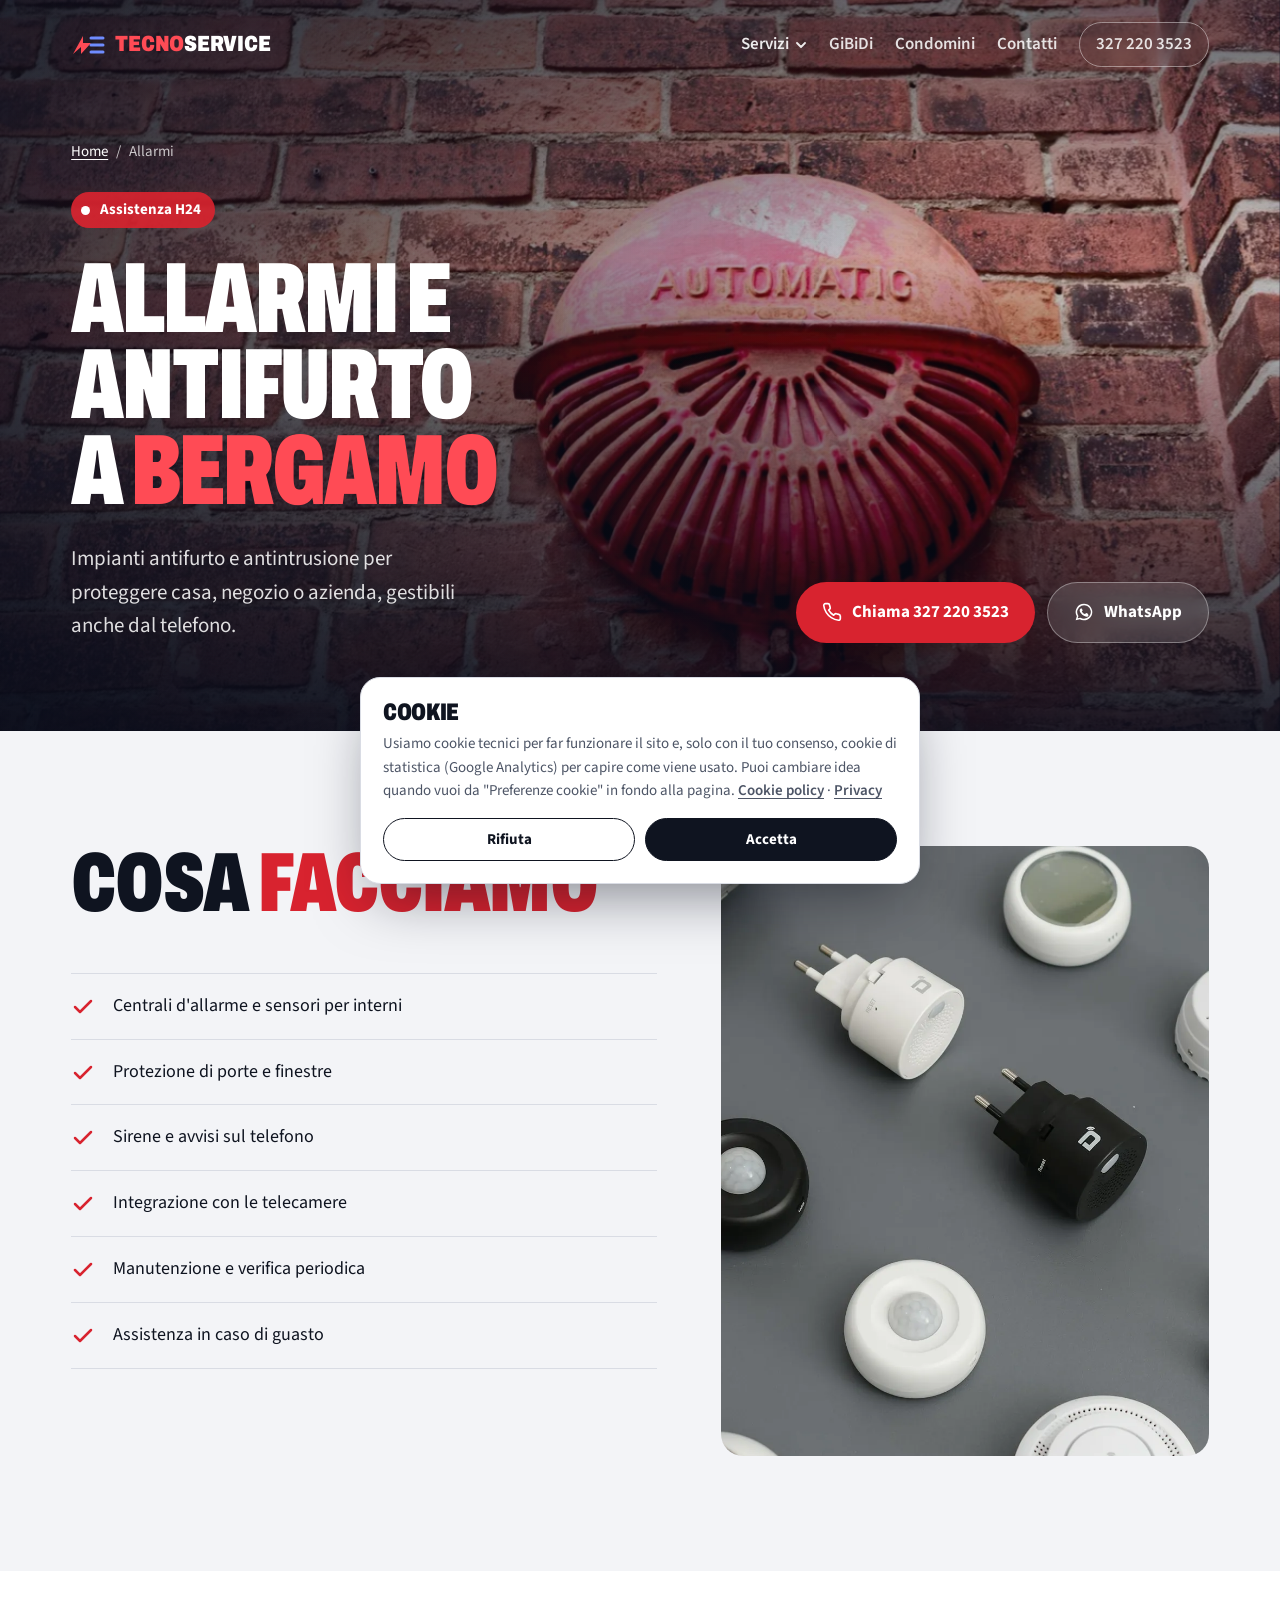
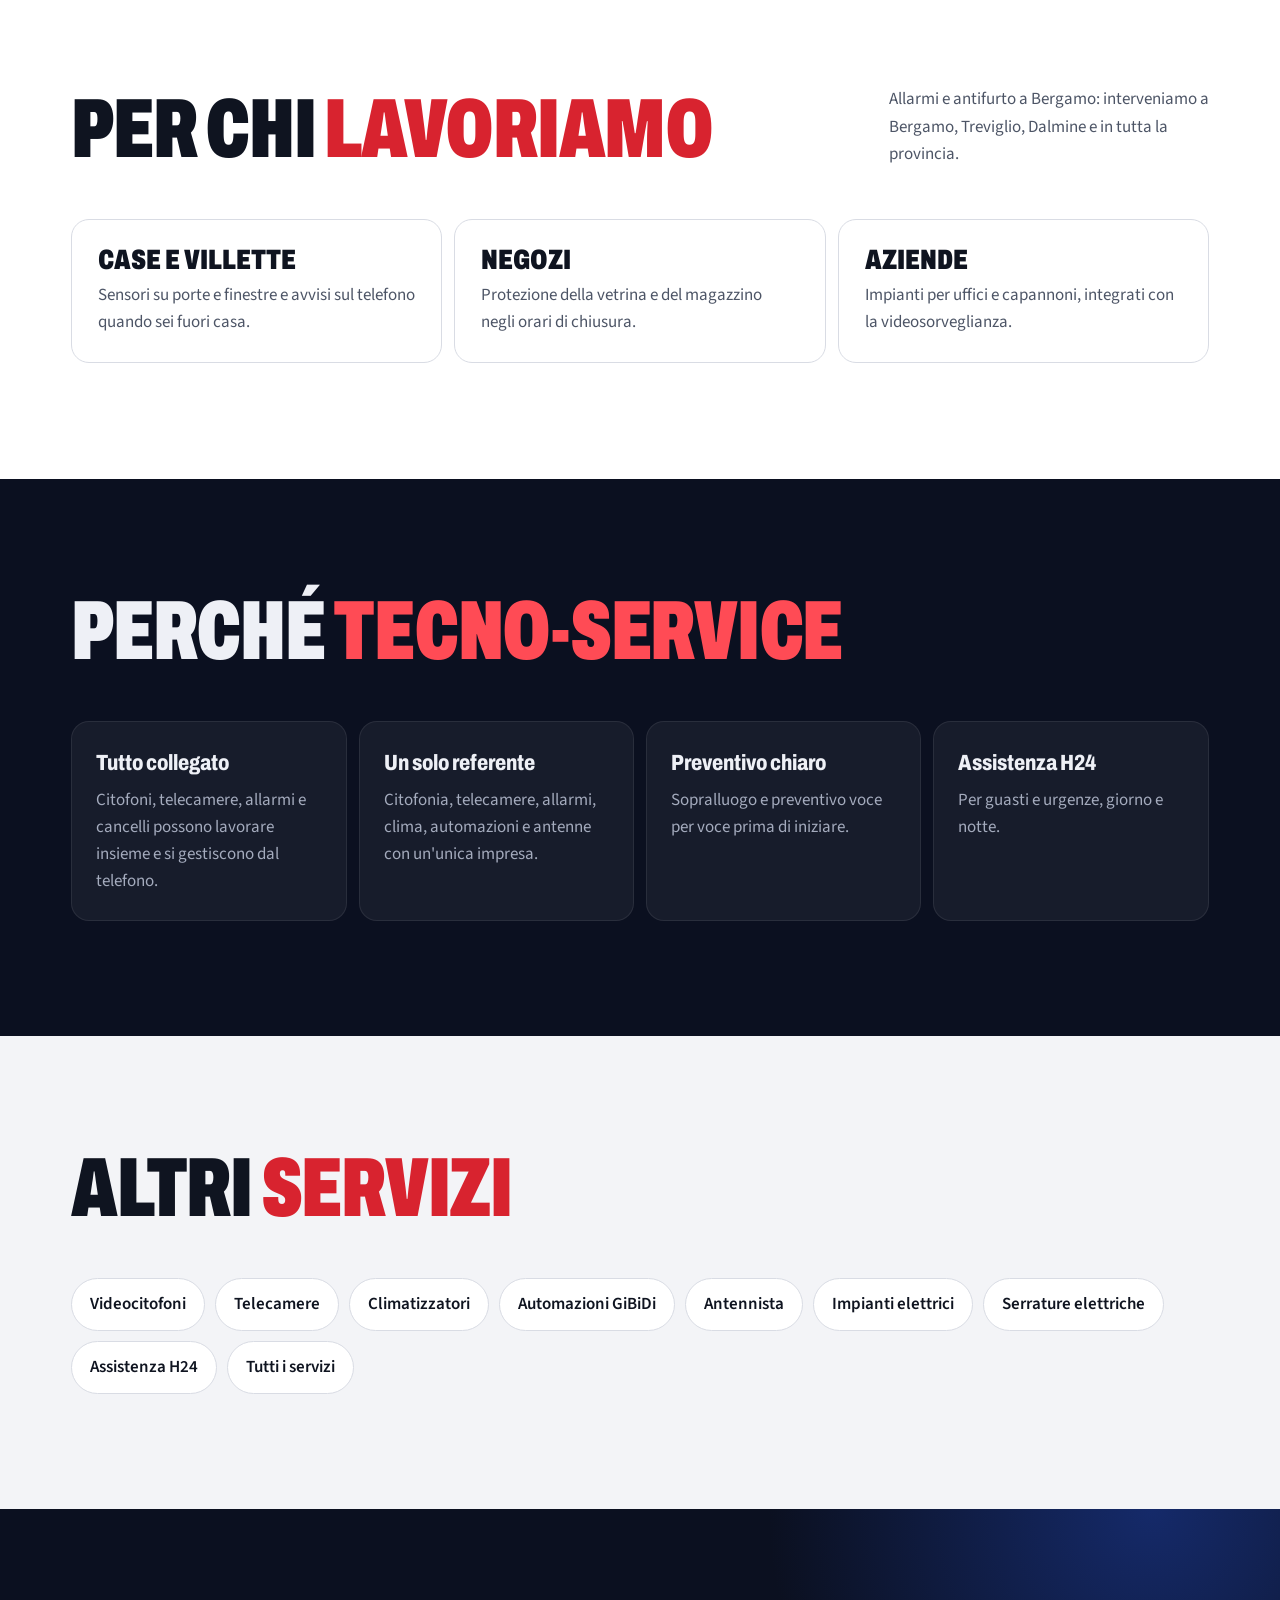
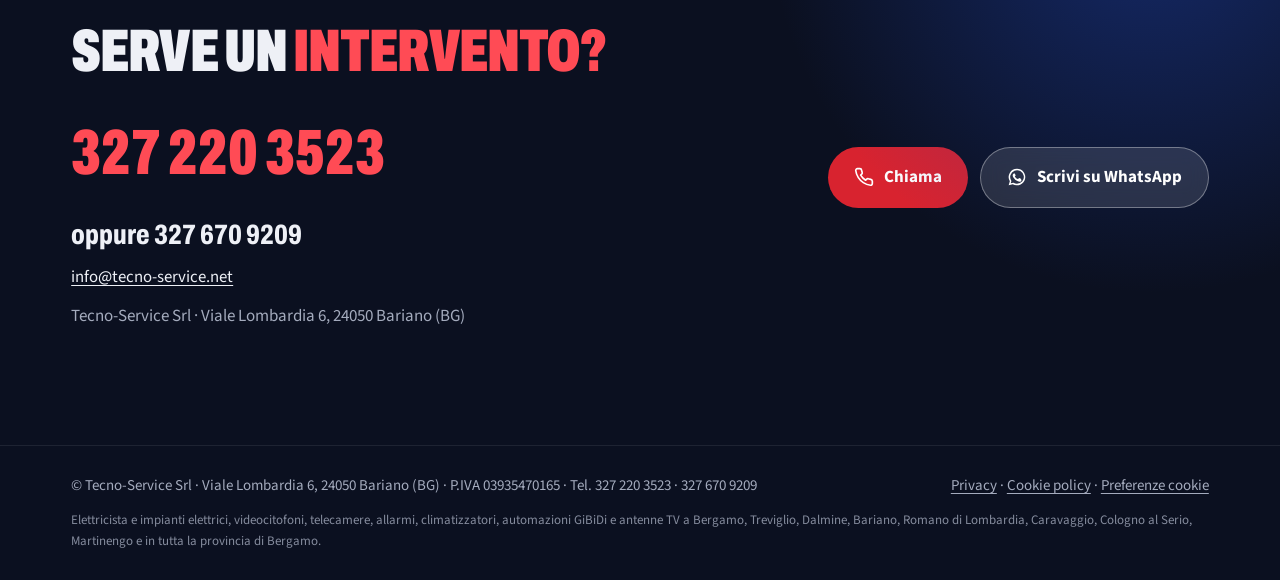
<file: allarmi-antifurto-bergamo.html>
<!doctype html>
<html lang="it">
<head>
<meta charset="utf-8">
<meta name="viewport" content="width=device-width, initial-scale=1, viewport-fit=cover">
<title>Allarmi e antifurto a Bergamo, Treviglio e Dalmine | Tecno-Service</title>
<link rel="canonical" href="https://www.tecno-service.net/allarmi-antifurto-bergamo.html">
<meta name="description" content="Installazione di impianti d&#x27;allarme e antifurto per case, negozi e aziende a Bergamo, Treviglio, Dalmine e provincia, gestibili da app. Chiama 327 220 3523.">
<link rel="stylesheet" href="https://fonts.googleapis.com/css2?family=Archivo:wdth,wght@62..125,400..900&family=Source+Sans+3:wght@400;600;700&display=swap">
<link rel="stylesheet" href="site.css">
<script type="application/ld+json">{"@context": "https://schema.org", "@type": "Service", "name": "Impianti antifurto e antintrusione", "serviceType": "Impianti antifurto e antintrusione", "description": "Installazione di impianti d'allarme e antifurto per case, negozi e aziende a Bergamo, Treviglio, Dalmine e provincia, gestibili da app. Chiama 327 220 3523.", "provider": {"@type": "Electrician", "name": "Tecno-Service Srl", "telephone": "+39 327 220 3523", "email": "info@tecno-service.net", "vatID": "IT03935470165", "url": "https://www.tecno-service.net/", "address": {"@type": "PostalAddress", "streetAddress": "Viale Lombardia 6", "postalCode": "24050", "addressLocality": "Bariano", "addressRegion": "BG", "addressCountry": "IT"}}, "areaServed": [{"@type": "City", "name": "Bergamo"}, {"@type": "City", "name": "Treviglio"}, {"@type": "City", "name": "Dalmine"}, {"@type": "City", "name": "Bariano"}, {"@type": "City", "name": "Romano di Lombardia"}, {"@type": "City", "name": "Caravaggio"}, {"@type": "City", "name": "Cologno al Serio"}, {"@type": "City", "name": "Martinengo"}, {"@type": "AdministrativeArea", "name": "Provincia di Bergamo"}]}</script>
</head>
<body>
<header class="hero sub">
  <img src="s-antintrusione.webp" alt="" fetchpriority="high" style="object-position: 50% 50%">
  <nav class="nav" aria-label="Principale">
    <div class="wrap">
      <a class="brand" href="index.html"><svg viewBox="0 0 34 22" aria-hidden="true"><path d="M2 20 L12 2 L12 9 L20 9 L10 20 L10 13 Z" fill="#ff4b55"/><path d="M20 4 H32 M20 11 H32 M20 18 H32" stroke="#6f8cff" stroke-width="3" stroke-linecap="round"/></svg><span><span class="t">Tecno</span>Service</span></a>
      <div class="nav-links">
        <details class="dd"><summary>Servizi<svg viewBox="0 0 12 12" aria-hidden="true"><path d="M2 4l4 4 4-4" fill="none" stroke="currentColor" stroke-width="1.8" stroke-linecap="round" stroke-linejoin="round"/></svg></summary><div class="dd-menu"><a href="videocitofoni-bergamo.html">Citofoni e videocitofoni</a><a href="videosorveglianza-bergamo.html">Telecamere e videosorveglianza</a><a href="allarmi-antifurto-bergamo.html" aria-current="page">Allarmi e antifurto</a><a href="climatizzatori-bergamo.html">Climatizzatori</a><a href="automazioni-gibidi-bergamo.html">Automazioni GiBiDi</a><a href="antennista-bergamo.html">Antennista TV e SAT</a><a href="impianti-elettrici-bergamo.html">Impianti elettrici</a><a href="serrature-elettriche-bergamo.html">Serrature elettriche</a><a href="assistenza-h24-bergamo.html">Assistenza H24</a><a class="dd-all" href="index.html#servizi">Tutti i servizi</a></div></details>
        <a href="index.html#gibidi">GiBiDi</a>
        <a href="index.html#condomini">Condomini</a>
        <a href="#contatti">Contatti</a>
        <a class="pill" href="tel:+393272203523">327 220 3523</a>
      </div>
    </div>
  </nav>
  <div class="wrap hero-body">
    <p class="crumbs"><a href="index.html">Home</a><span aria-hidden="true">/</span><span>Allarmi</span></p>
    <span class="h24"><i aria-hidden="true"></i>Assistenza H24</span>
    <h1>Allarmi e antifurto a <span>Bergamo</span></h1>
    <div class="hero-row">
      <p class="lead">Impianti antifurto e antintrusione per proteggere casa, negozio o azienda, gestibili anche dal telefono.</p>
      <div class="actions">
        <a class="btn primary" href="tel:+393272203523"><svg viewBox="0 0 24 24" fill="none" stroke="currentColor" stroke-width="2" stroke-linecap="round" stroke-linejoin="round" aria-hidden="true"><path d="M22 16.9v3a2 2 0 0 1-2.2 2 19.8 19.8 0 0 1-8.6-3.1 19.5 19.5 0 0 1-6-6A19.8 19.8 0 0 1 2.1 4.2 2 2 0 0 1 4.1 2h3a2 2 0 0 1 2 1.7c.1.9.4 1.8.7 2.7a2 2 0 0 1-.5 2.1L8 9.8a16 16 0 0 0 6 6l1.3-1.3a2 2 0 0 1 2.1-.4c.9.3 1.8.6 2.7.7a2 2 0 0 1 1.7 2z"/></svg>Chiama 327 220 3523</a>
        <a class="btn glass" href="https://wa.me/393272203523" target="_blank" rel="noopener"><svg viewBox="0 0 24 24" fill="currentColor" aria-hidden="true"><path d="M12 2a10 10 0 0 0-8.6 15.1L2 22l5-1.3A10 10 0 1 0 12 2zm0 18.2a8.2 8.2 0 0 1-4.2-1.2l-.3-.2-3 .8.8-2.9-.2-.3A8.2 8.2 0 1 1 12 20.2zm4.5-6.1c-.2-.1-1.5-.7-1.7-.8-.2-.1-.4-.1-.6.1l-.8 1c-.1.2-.3.2-.5.1a6.7 6.7 0 0 1-3.3-2.9c-.2-.4.2-.4.7-1.3.1-.2 0-.3 0-.4l-.8-1.8c-.2-.5-.4-.4-.6-.4h-.5a1 1 0 0 0-.7.3 3 3 0 0 0-.9 2.2 5.2 5.2 0 0 0 1.1 2.7 11.8 11.8 0 0 0 4.5 4c1.7.7 2.3.8 3.1.7.5-.1 1.5-.6 1.7-1.2.2-.6.2-1.1.2-1.2-.1-.1-.3-.2-.5-.3z"/></svg>WhatsApp</a>
      </div>
    </div>
  </div>
</header>

<main>
  <section>
    <div class="wrap intro-grid">
      <div>
        <div class="head"><h2>Cosa <em>facciamo</em></h2></div>
        <ul class="svc-list"><li><svg viewBox="0 0 24 24" fill="none" stroke="currentColor" stroke-width="2.5" stroke-linecap="round" stroke-linejoin="round" aria-hidden="true"><path d="M20 6 9 17l-5-5"/></svg><span>Centrali d&#x27;allarme e sensori per interni</span></li><li><svg viewBox="0 0 24 24" fill="none" stroke="currentColor" stroke-width="2.5" stroke-linecap="round" stroke-linejoin="round" aria-hidden="true"><path d="M20 6 9 17l-5-5"/></svg><span>Protezione di porte e finestre</span></li><li><svg viewBox="0 0 24 24" fill="none" stroke="currentColor" stroke-width="2.5" stroke-linecap="round" stroke-linejoin="round" aria-hidden="true"><path d="M20 6 9 17l-5-5"/></svg><span>Sirene e avvisi sul telefono</span></li><li><svg viewBox="0 0 24 24" fill="none" stroke="currentColor" stroke-width="2.5" stroke-linecap="round" stroke-linejoin="round" aria-hidden="true"><path d="M20 6 9 17l-5-5"/></svg><span>Integrazione con le telecamere</span></li><li><svg viewBox="0 0 24 24" fill="none" stroke="currentColor" stroke-width="2.5" stroke-linecap="round" stroke-linejoin="round" aria-hidden="true"><path d="M20 6 9 17l-5-5"/></svg><span>Manutenzione e verifica periodica</span></li><li><svg viewBox="0 0 24 24" fill="none" stroke="currentColor" stroke-width="2.5" stroke-linecap="round" stroke-linejoin="round" aria-hidden="true"><path d="M20 6 9 17l-5-5"/></svg><span>Assistenza in caso di guasto</span></li></ul>
      </div>
      <img src="p-allarmi.webp" alt="" loading="lazy">
    </div>
  </section>

  <section class="process">
    <div class="wrap">
      <div class="head"><h2>Per chi <em>lavoriamo</em></h2><p>Allarmi e antifurto a Bergamo: interveniamo a Bergamo, Treviglio, Dalmine e in tutta la provincia.</p></div>
      <div class="who"><article><h3>Case e villette</h3><p>Sensori su porte e finestre e avvisi sul telefono quando sei fuori casa.</p></article><article><h3>Negozi</h3><p>Protezione della vetrina e del magazzino negli orari di chiusura.</p></article><article><h3>Aziende</h3><p>Impianti per uffici e capannoni, integrati con la videosorveglianza.</p></article></div>
    </div>
  </section>

  <section class="why">
    <div class="wrap">
      <div class="head"><h2>Perché <em>Tecno-Service</em></h2></div>
      <div class="why-grid">
        <div><strong>Tutto collegato</strong><span>Citofoni, telecamere, allarmi e cancelli possono lavorare insieme e si gestiscono dal telefono.</span></div>
        <div><strong>Un solo referente</strong><span>Citofonia, telecamere, allarmi, clima, automazioni e antenne con un'unica impresa.</span></div>
        <div><strong>Preventivo chiaro</strong><span>Sopralluogo e preventivo voce per voce prima di iniziare.</span></div>
        <div><strong>Assistenza H24</strong><span>Per guasti e urgenze, giorno e notte.</span></div>
      </div>
    </div>
  </section>

  <section>
    <div class="wrap">
      <div class="head"><h2>Altri <em>servizi</em></h2></div>
      <nav class="others" aria-label="Altri servizi"><a href="videocitofoni-bergamo.html">Videocitofoni</a><a href="videosorveglianza-bergamo.html">Telecamere</a><a href="climatizzatori-bergamo.html">Climatizzatori</a><a href="automazioni-gibidi-bergamo.html">Automazioni GiBiDi</a><a href="antennista-bergamo.html">Antennista</a><a href="impianti-elettrici-bergamo.html">Impianti elettrici</a><a href="serrature-elettriche-bergamo.html">Serrature elettriche</a><a href="assistenza-h24-bergamo.html">Assistenza H24</a><a href="index.html#servizi">Tutti i servizi</a></nav>
    </div>
  </section>

  <section id="contatti" class="contact cta-band">
    <div class="wrap">
      <div>
        <h2>Serve un <em>intervento?</em></h2>
        <a class="num" href="tel:+393272203523" style="user-select:all">327 220 3523</a>
        <p class="alt-num">oppure <a href="tel:+393276709209" style="user-select:all">327 670 9209</a></p>
        <p class="mail-line"><a href="mailto:info@tecno-service.net">info@tecno-service.net</a></p>
        <p class="soft" style="margin-top:12px">Tecno-Service Srl · Viale Lombardia 6, 24050 Bariano (BG)</p>
      </div>
      <div class="actions">
        <a class="btn primary" href="tel:+393272203523"><svg viewBox="0 0 24 24" fill="none" stroke="currentColor" stroke-width="2" stroke-linecap="round" stroke-linejoin="round" aria-hidden="true"><path d="M22 16.9v3a2 2 0 0 1-2.2 2 19.8 19.8 0 0 1-8.6-3.1 19.5 19.5 0 0 1-6-6A19.8 19.8 0 0 1 2.1 4.2 2 2 0 0 1 4.1 2h3a2 2 0 0 1 2 1.7c.1.9.4 1.8.7 2.7a2 2 0 0 1-.5 2.1L8 9.8a16 16 0 0 0 6 6l1.3-1.3a2 2 0 0 1 2.1-.4c.9.3 1.8.6 2.7.7a2 2 0 0 1 1.7 2z"/></svg>Chiama</a>
        <a class="btn glass" href="https://wa.me/393272203523" target="_blank" rel="noopener"><svg viewBox="0 0 24 24" fill="currentColor" aria-hidden="true"><path d="M12 2a10 10 0 0 0-8.6 15.1L2 22l5-1.3A10 10 0 1 0 12 2zm0 18.2a8.2 8.2 0 0 1-4.2-1.2l-.3-.2-3 .8.8-2.9-.2-.3A8.2 8.2 0 1 1 12 20.2zm4.5-6.1c-.2-.1-1.5-.7-1.7-.8-.2-.1-.4-.1-.6.1l-.8 1c-.1.2-.3.2-.5.1a6.7 6.7 0 0 1-3.3-2.9c-.2-.4.2-.4.7-1.3.1-.2 0-.3 0-.4l-.8-1.8c-.2-.5-.4-.4-.6-.4h-.5a1 1 0 0 0-.7.3 3 3 0 0 0-.9 2.2 5.2 5.2 0 0 0 1.1 2.7 11.8 11.8 0 0 0 4.5 4c1.7.7 2.3.8 3.1.7.5-.1 1.5-.6 1.7-1.2.2-.6.2-1.1.2-1.2-.1-.1-.3-.2-.5-.3z"/></svg>Scrivi su WhatsApp</a>
      </div>
    </div>
  </section>
</main>

<footer>
  <div class="wrap">
    <span>© Tecno-Service Srl · Viale Lombardia 6, 24050 Bariano (BG) · P.IVA 03935470165 · Tel. 327 220 3523 · 327 670 9209</span>
    <span class="legal-links"><a href="privacy.html">Privacy</a> · <a href="cookie.html">Cookie policy</a> · <a href="#" data-cookie-prefs>Preferenze cookie</a></span>
    <span class="areas">Elettricista e impianti elettrici, videocitofoni, telecamere, allarmi, climatizzatori, automazioni GiBiDi e antenne TV a Bergamo, Treviglio, Dalmine, Bariano, Romano di Lombardia, Caravaggio, Cologno al Serio, Martinengo e in tutta la provincia di Bergamo.</span>
  </div>
</footer>

<div class="sticky-cta"><a class="btn primary" href="tel:+393272203523"><svg viewBox="0 0 24 24" fill="none" stroke="currentColor" stroke-width="2" stroke-linecap="round" stroke-linejoin="round" aria-hidden="true"><path d="M22 16.9v3a2 2 0 0 1-2.2 2 19.8 19.8 0 0 1-8.6-3.1 19.5 19.5 0 0 1-6-6A19.8 19.8 0 0 1 2.1 4.2 2 2 0 0 1 4.1 2h3a2 2 0 0 1 2 1.7c.1.9.4 1.8.7 2.7a2 2 0 0 1-.5 2.1L8 9.8a16 16 0 0 0 6 6l1.3-1.3a2 2 0 0 1 2.1-.4c.9.3 1.8.6 2.7.7a2 2 0 0 1 1.7 2z"/></svg>Chiama</a><a class="btn wa-solid" href="https://wa.me/393272203523" target="_blank" rel="noopener"><svg viewBox="0 0 24 24" fill="currentColor" aria-hidden="true"><path d="M12 2a10 10 0 0 0-8.6 15.1L2 22l5-1.3A10 10 0 1 0 12 2zm0 18.2a8.2 8.2 0 0 1-4.2-1.2l-.3-.2-3 .8.8-2.9-.2-.3A8.2 8.2 0 1 1 12 20.2zm4.5-6.1c-.2-.1-1.5-.7-1.7-.8-.2-.1-.4-.1-.6.1l-.8 1c-.1.2-.3.2-.5.1a6.7 6.7 0 0 1-3.3-2.9c-.2-.4.2-.4.7-1.3.1-.2 0-.3 0-.4l-.8-1.8c-.2-.5-.4-.4-.6-.4h-.5a1 1 0 0 0-.7.3 3 3 0 0 0-.9 2.2 5.2 5.2 0 0 0 1.1 2.7 11.8 11.8 0 0 0 4.5 4c1.7.7 2.3.8 3.1.7.5-.1 1.5-.6 1.7-1.2.2-.6.2-1.1.2-1.2-.1-.1-.3-.2-.5-.3z"/></svg>WhatsApp</a></div>
<script>(function(){document.addEventListener("click",function(e){document.querySelectorAll("details.dd[open]").forEach(function(d){if(!d.contains(e.target))d.removeAttribute("open")})});document.addEventListener("keydown",function(e){if(e.key==="Escape")document.querySelectorAll("details.dd[open]").forEach(function(d){d.removeAttribute("open")})})})();</script>
<script id="cookie-consent">
(function () {
  var KEY = "tecnoservice_cookie_consent";
  var GA_ID = "G-MYM8SLKXET";
  function read() { try { return JSON.parse(localStorage.getItem(KEY) || "null"); } catch (e) { return null; } }
  function save(v) { try { localStorage.setItem(KEY, JSON.stringify(v)); } catch (e) {} }
  function loadAnalytics() {
    if (!GA_ID || window.__gaLoaded) return;
    window.__gaLoaded = true;
    var s = document.createElement("script"); s.async = true;
    s.src = "https://www.googletagmanager.com/gtag/js?id=" + GA_ID; document.head.appendChild(s);
    window.dataLayer = window.dataLayer || [];
    window.gtag = function () { dataLayer.push(arguments); };
    gtag("js", new Date()); gtag("config", GA_ID, { anonymize_ip: true });
  }
  var css = document.createElement("style");
  css.textContent =
    ".ck{position:fixed;left:16px;right:16px;bottom:calc(16px + env(safe-area-inset-bottom,0px));z-index:60;max-width:560px;margin-inline:auto;padding:22px;border-radius:20px;background:var(--surface,#fff);color:var(--ink,#0f1420);border:1px solid var(--line,#d9dce4);box-shadow:0 24px 60px -16px rgb(8 12 26/.5);font:400 .9375rem/1.55 'Source Sans 3',system-ui,sans-serif}" +
    ".ck h2{font-family:Archivo,'Arial Narrow',sans-serif;font-weight:900;font-stretch:72%;text-transform:uppercase;font-size:1.5rem;line-height:1;margin:0 0 8px}" +
    ".ck p{margin:0;color:var(--ink-2,#4d5566)} .ck a{color:inherit;font-weight:600}" +
    ".ck-actions{display:flex;flex-wrap:wrap;gap:10px;margin-top:16px}" +
    ".ck-actions button{flex:1 1 140px;padding:13px 18px;border-radius:999px;font:700 .9375rem/1 'Source Sans 3',system-ui,sans-serif;cursor:pointer;border:1.5px solid var(--ink,#0f1420);background:transparent;color:var(--ink,#0f1420);transition:transform 160ms cubic-bezier(.16,1,.3,1)}" +
    ".ck-actions button:active{transform:scale(.97)}" +
    ".ck-actions .ck-yes{background:var(--ink,#0f1420);color:var(--surface,#fff)}" +
    ".ck-actions button:focus-visible{outline:3px solid var(--red,#d8232f);outline-offset:3px}" +
    "@media (max-width:640px){.ck{bottom:calc(84px + env(safe-area-inset-bottom,0px))}}";
  document.head.appendChild(css);
  function show() {
    if (document.querySelector(".ck")) return;
    var b = document.createElement("div");
    b.className = "ck"; b.setAttribute("role", "dialog"); b.setAttribute("aria-live", "polite"); b.setAttribute("aria-label", "Preferenze cookie");
    b.innerHTML = '<h2>Cookie</h2><p>Usiamo cookie tecnici per far funzionare il sito e, solo con il tuo consenso, cookie di statistica (Google Analytics) per capire come viene usato. Puoi cambiare idea quando vuoi da "Preferenze cookie" in fondo alla pagina. <a href="cookie.html">Cookie policy</a> · <a href="privacy.html">Privacy</a></p><div class="ck-actions"><button type="button" class="ck-no">Rifiuta</button><button type="button" class="ck-yes">Accetta</button></div>';
    document.body.appendChild(b);
    b.querySelector(".ck-no").addEventListener("click", function () { save({ analytics: false, date: new Date().toISOString() }); b.remove(); });
    b.querySelector(".ck-yes").addEventListener("click", function () { save({ analytics: true, date: new Date().toISOString() }); b.remove(); loadAnalytics(); });
  }
  var c = read();
  if (!c) show(); else if (c.analytics) loadAnalytics();
  document.addEventListener("click", function (e) {
    var t = e.target.closest && e.target.closest("[data-cookie-prefs]");
    if (t) { e.preventDefault(); show(); }
  });
})();
</script>
</body>
</html>
</file>
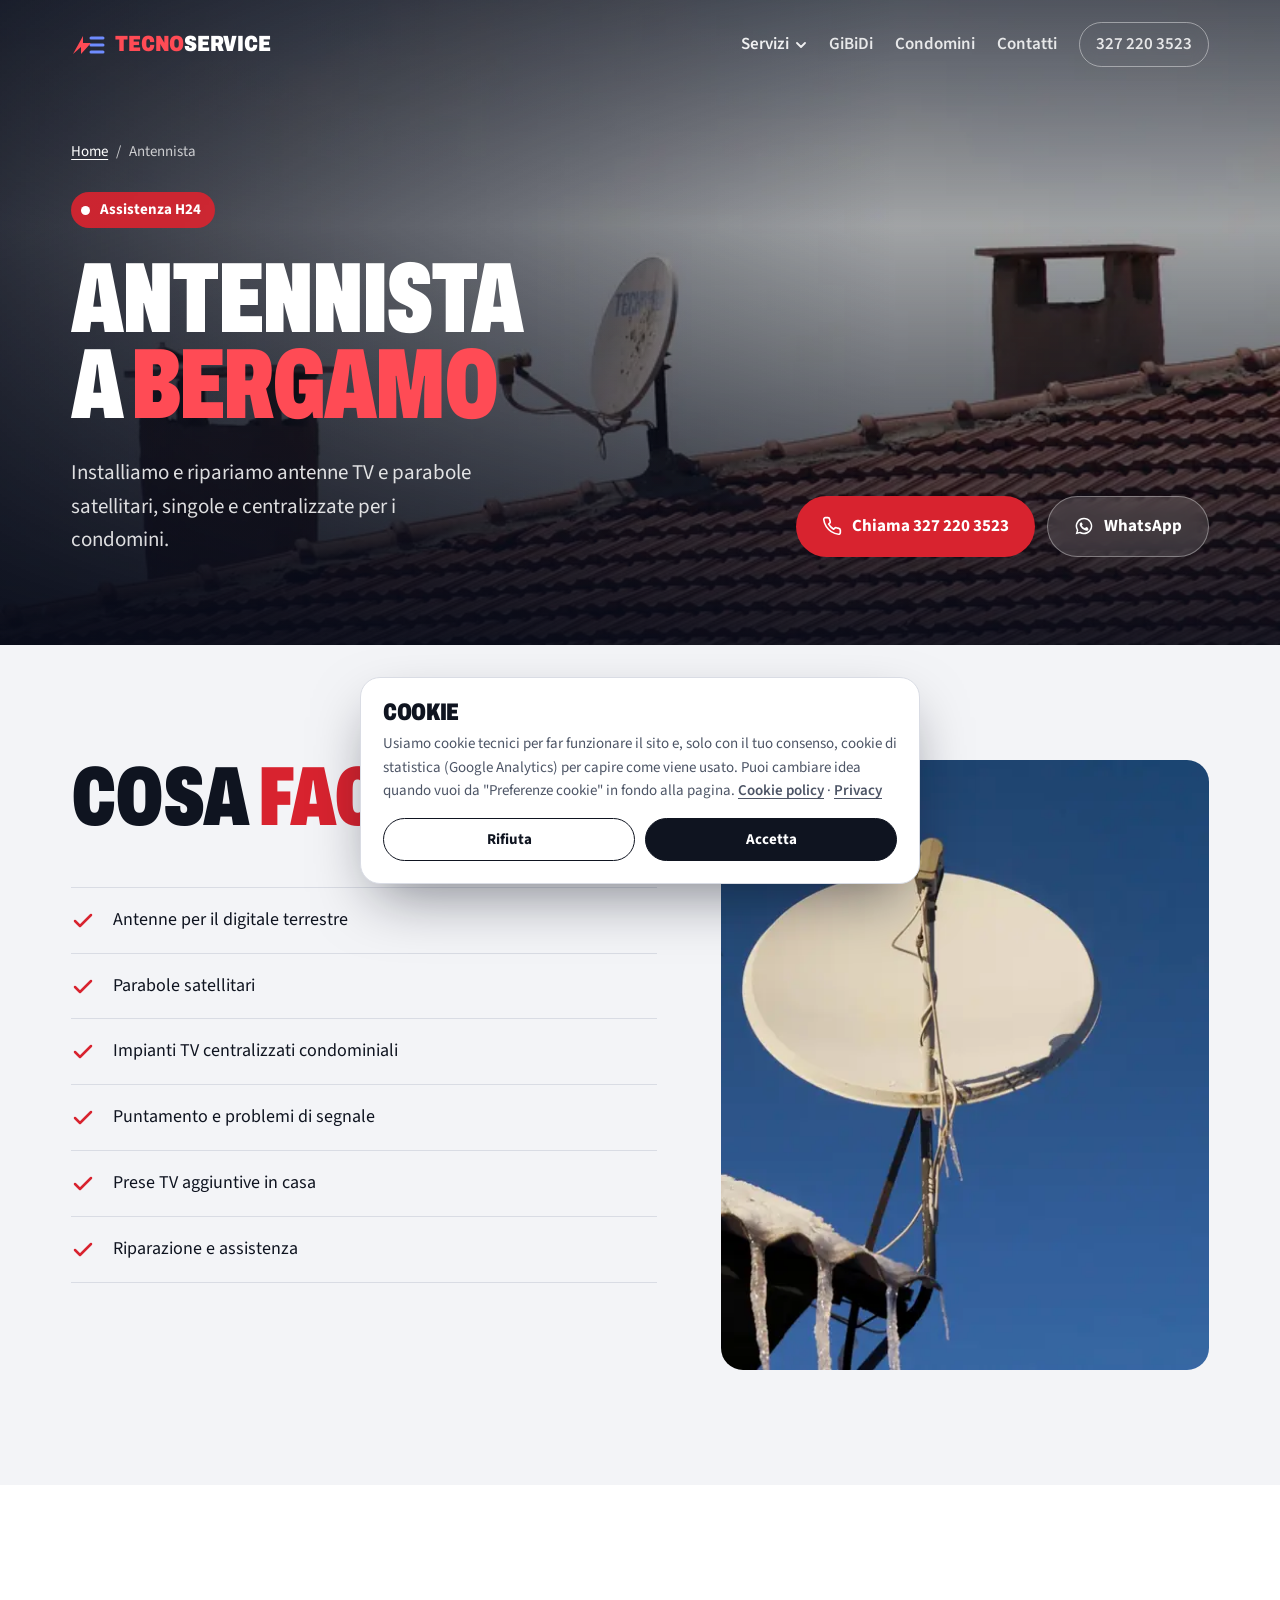
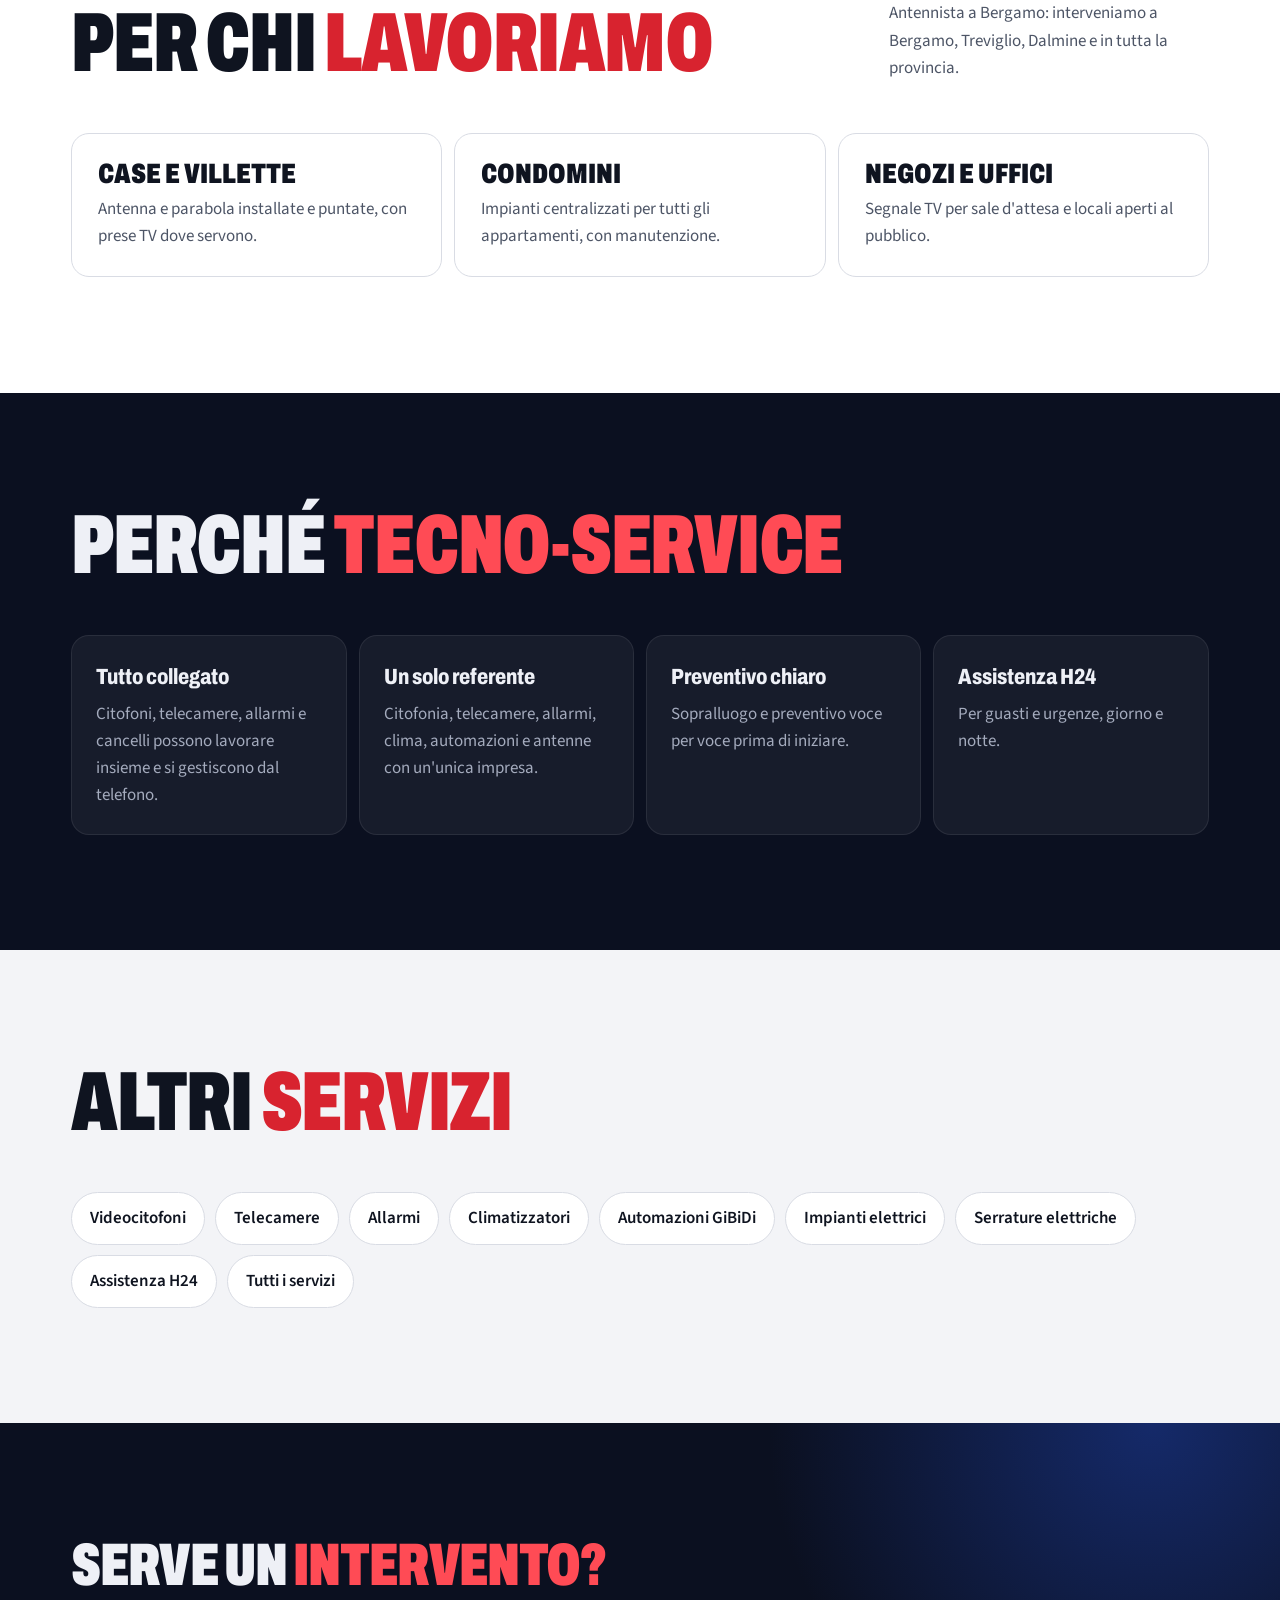
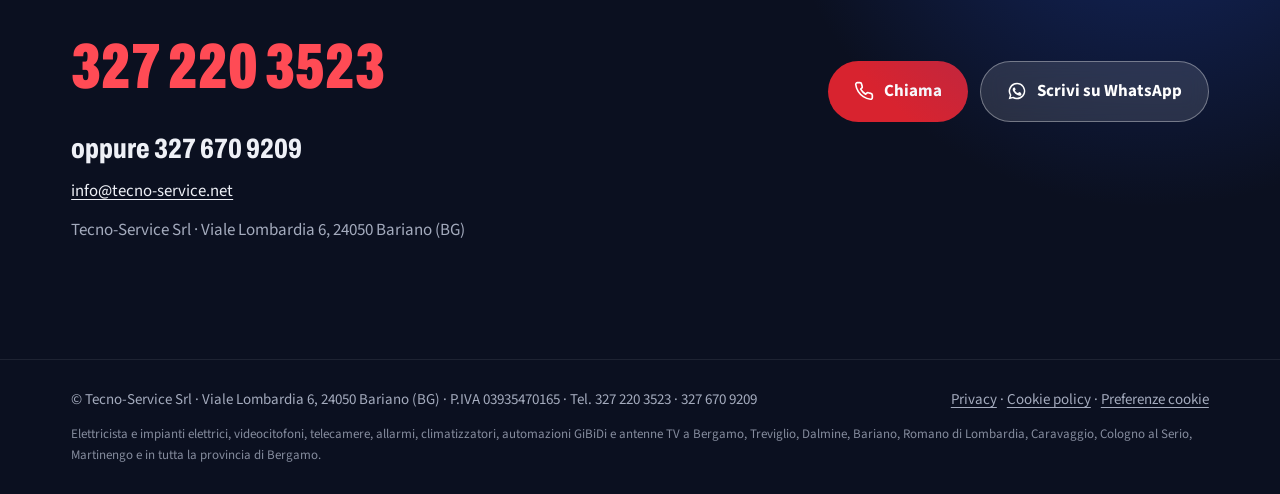
<file: antennista-bergamo.html>
<!doctype html>
<html lang="it">
<head>
<meta charset="utf-8">
<meta name="viewport" content="width=device-width, initial-scale=1, viewport-fit=cover">
<title>Antennista a Bergamo, Treviglio e Dalmine: antenne TV e parabole | Tecno-Service</title>
<link rel="canonical" href="https://www.tecno-service.net/antennista-bergamo.html">
<meta name="description" content="Installazione e riparazione di antenne TV, parabole satellitari e impianti centralizzati condominiali a Bergamo, Treviglio, Dalmine e provincia. Chiama 327 220 3523.">
<link rel="stylesheet" href="https://fonts.googleapis.com/css2?family=Archivo:wdth,wght@62..125,400..900&family=Source+Sans+3:wght@400;600;700&display=swap">
<link rel="stylesheet" href="site.css">
<script type="application/ld+json">{"@context": "https://schema.org", "@type": "Service", "name": "Antennista: antenne TV e satellitari", "serviceType": "Antennista: antenne TV e satellitari", "description": "Installazione e riparazione di antenne TV, parabole satellitari e impianti centralizzati condominiali a Bergamo, Treviglio, Dalmine e provincia. Chiama 327 220 3523.", "provider": {"@type": "Electrician", "name": "Tecno-Service Srl", "telephone": "+39 327 220 3523", "email": "info@tecno-service.net", "vatID": "IT03935470165", "url": "https://www.tecno-service.net/", "address": {"@type": "PostalAddress", "streetAddress": "Viale Lombardia 6", "postalCode": "24050", "addressLocality": "Bariano", "addressRegion": "BG", "addressCountry": "IT"}}, "areaServed": [{"@type": "City", "name": "Bergamo"}, {"@type": "City", "name": "Treviglio"}, {"@type": "City", "name": "Dalmine"}, {"@type": "City", "name": "Bariano"}, {"@type": "City", "name": "Romano di Lombardia"}, {"@type": "City", "name": "Caravaggio"}, {"@type": "City", "name": "Cologno al Serio"}, {"@type": "City", "name": "Martinengo"}, {"@type": "AdministrativeArea", "name": "Provincia di Bergamo"}]}</script>
</head>
<body>
<header class="hero sub">
  <img src="s-tvsat.webp" alt="" fetchpriority="high" style="object-position: 50% 60%">
  <nav class="nav" aria-label="Principale">
    <div class="wrap">
      <a class="brand" href="index.html"><svg viewBox="0 0 34 22" aria-hidden="true"><path d="M2 20 L12 2 L12 9 L20 9 L10 20 L10 13 Z" fill="#ff4b55"/><path d="M20 4 H32 M20 11 H32 M20 18 H32" stroke="#6f8cff" stroke-width="3" stroke-linecap="round"/></svg><span><span class="t">Tecno</span>Service</span></a>
      <div class="nav-links">
        <details class="dd"><summary>Servizi<svg viewBox="0 0 12 12" aria-hidden="true"><path d="M2 4l4 4 4-4" fill="none" stroke="currentColor" stroke-width="1.8" stroke-linecap="round" stroke-linejoin="round"/></svg></summary><div class="dd-menu"><a href="videocitofoni-bergamo.html">Citofoni e videocitofoni</a><a href="videosorveglianza-bergamo.html">Telecamere e videosorveglianza</a><a href="allarmi-antifurto-bergamo.html">Allarmi e antifurto</a><a href="climatizzatori-bergamo.html">Climatizzatori</a><a href="automazioni-gibidi-bergamo.html">Automazioni GiBiDi</a><a href="antennista-bergamo.html" aria-current="page">Antennista TV e SAT</a><a href="impianti-elettrici-bergamo.html">Impianti elettrici</a><a href="serrature-elettriche-bergamo.html">Serrature elettriche</a><a href="assistenza-h24-bergamo.html">Assistenza H24</a><a class="dd-all" href="index.html#servizi">Tutti i servizi</a></div></details>
        <a href="index.html#gibidi">GiBiDi</a>
        <a href="index.html#condomini">Condomini</a>
        <a href="#contatti">Contatti</a>
        <a class="pill" href="tel:+393272203523">327 220 3523</a>
      </div>
    </div>
  </nav>
  <div class="wrap hero-body">
    <p class="crumbs"><a href="index.html">Home</a><span aria-hidden="true">/</span><span>Antennista</span></p>
    <span class="h24"><i aria-hidden="true"></i>Assistenza H24</span>
    <h1>Antennista a <span>Bergamo</span></h1>
    <div class="hero-row">
      <p class="lead">Installiamo e ripariamo antenne TV e parabole satellitari, singole e centralizzate per i condomini.</p>
      <div class="actions">
        <a class="btn primary" href="tel:+393272203523"><svg viewBox="0 0 24 24" fill="none" stroke="currentColor" stroke-width="2" stroke-linecap="round" stroke-linejoin="round" aria-hidden="true"><path d="M22 16.9v3a2 2 0 0 1-2.2 2 19.8 19.8 0 0 1-8.6-3.1 19.5 19.5 0 0 1-6-6A19.8 19.8 0 0 1 2.1 4.2 2 2 0 0 1 4.1 2h3a2 2 0 0 1 2 1.7c.1.9.4 1.8.7 2.7a2 2 0 0 1-.5 2.1L8 9.8a16 16 0 0 0 6 6l1.3-1.3a2 2 0 0 1 2.1-.4c.9.3 1.8.6 2.7.7a2 2 0 0 1 1.7 2z"/></svg>Chiama 327 220 3523</a>
        <a class="btn glass" href="https://wa.me/393272203523" target="_blank" rel="noopener"><svg viewBox="0 0 24 24" fill="currentColor" aria-hidden="true"><path d="M12 2a10 10 0 0 0-8.6 15.1L2 22l5-1.3A10 10 0 1 0 12 2zm0 18.2a8.2 8.2 0 0 1-4.2-1.2l-.3-.2-3 .8.8-2.9-.2-.3A8.2 8.2 0 1 1 12 20.2zm4.5-6.1c-.2-.1-1.5-.7-1.7-.8-.2-.1-.4-.1-.6.1l-.8 1c-.1.2-.3.2-.5.1a6.7 6.7 0 0 1-3.3-2.9c-.2-.4.2-.4.7-1.3.1-.2 0-.3 0-.4l-.8-1.8c-.2-.5-.4-.4-.6-.4h-.5a1 1 0 0 0-.7.3 3 3 0 0 0-.9 2.2 5.2 5.2 0 0 0 1.1 2.7 11.8 11.8 0 0 0 4.5 4c1.7.7 2.3.8 3.1.7.5-.1 1.5-.6 1.7-1.2.2-.6.2-1.1.2-1.2-.1-.1-.3-.2-.5-.3z"/></svg>WhatsApp</a>
      </div>
    </div>
  </div>
</header>

<main>
  <section>
    <div class="wrap intro-grid">
      <div>
        <div class="head"><h2>Cosa <em>facciamo</em></h2></div>
        <ul class="svc-list"><li><svg viewBox="0 0 24 24" fill="none" stroke="currentColor" stroke-width="2.5" stroke-linecap="round" stroke-linejoin="round" aria-hidden="true"><path d="M20 6 9 17l-5-5"/></svg><span>Antenne per il digitale terrestre</span></li><li><svg viewBox="0 0 24 24" fill="none" stroke="currentColor" stroke-width="2.5" stroke-linecap="round" stroke-linejoin="round" aria-hidden="true"><path d="M20 6 9 17l-5-5"/></svg><span>Parabole satellitari</span></li><li><svg viewBox="0 0 24 24" fill="none" stroke="currentColor" stroke-width="2.5" stroke-linecap="round" stroke-linejoin="round" aria-hidden="true"><path d="M20 6 9 17l-5-5"/></svg><span>Impianti TV centralizzati condominiali</span></li><li><svg viewBox="0 0 24 24" fill="none" stroke="currentColor" stroke-width="2.5" stroke-linecap="round" stroke-linejoin="round" aria-hidden="true"><path d="M20 6 9 17l-5-5"/></svg><span>Puntamento e problemi di segnale</span></li><li><svg viewBox="0 0 24 24" fill="none" stroke="currentColor" stroke-width="2.5" stroke-linecap="round" stroke-linejoin="round" aria-hidden="true"><path d="M20 6 9 17l-5-5"/></svg><span>Prese TV aggiuntive in casa</span></li><li><svg viewBox="0 0 24 24" fill="none" stroke="currentColor" stroke-width="2.5" stroke-linecap="round" stroke-linejoin="round" aria-hidden="true"><path d="M20 6 9 17l-5-5"/></svg><span>Riparazione e assistenza</span></li></ul>
      </div>
      <img src="p-tvsat.webp" alt="" loading="lazy">
    </div>
  </section>

  <section class="process">
    <div class="wrap">
      <div class="head"><h2>Per chi <em>lavoriamo</em></h2><p>Antennista a Bergamo: interveniamo a Bergamo, Treviglio, Dalmine e in tutta la provincia.</p></div>
      <div class="who"><article><h3>Case e villette</h3><p>Antenna e parabola installate e puntate, con prese TV dove servono.</p></article><article><h3>Condomini</h3><p>Impianti centralizzati per tutti gli appartamenti, con manutenzione.</p></article><article><h3>Negozi e uffici</h3><p>Segnale TV per sale d&#x27;attesa e locali aperti al pubblico.</p></article></div>
    </div>
  </section>

  <section class="why">
    <div class="wrap">
      <div class="head"><h2>Perché <em>Tecno-Service</em></h2></div>
      <div class="why-grid">
        <div><strong>Tutto collegato</strong><span>Citofoni, telecamere, allarmi e cancelli possono lavorare insieme e si gestiscono dal telefono.</span></div>
        <div><strong>Un solo referente</strong><span>Citofonia, telecamere, allarmi, clima, automazioni e antenne con un'unica impresa.</span></div>
        <div><strong>Preventivo chiaro</strong><span>Sopralluogo e preventivo voce per voce prima di iniziare.</span></div>
        <div><strong>Assistenza H24</strong><span>Per guasti e urgenze, giorno e notte.</span></div>
      </div>
    </div>
  </section>

  <section>
    <div class="wrap">
      <div class="head"><h2>Altri <em>servizi</em></h2></div>
      <nav class="others" aria-label="Altri servizi"><a href="videocitofoni-bergamo.html">Videocitofoni</a><a href="videosorveglianza-bergamo.html">Telecamere</a><a href="allarmi-antifurto-bergamo.html">Allarmi</a><a href="climatizzatori-bergamo.html">Climatizzatori</a><a href="automazioni-gibidi-bergamo.html">Automazioni GiBiDi</a><a href="impianti-elettrici-bergamo.html">Impianti elettrici</a><a href="serrature-elettriche-bergamo.html">Serrature elettriche</a><a href="assistenza-h24-bergamo.html">Assistenza H24</a><a href="index.html#servizi">Tutti i servizi</a></nav>
    </div>
  </section>

  <section id="contatti" class="contact cta-band">
    <div class="wrap">
      <div>
        <h2>Serve un <em>intervento?</em></h2>
        <a class="num" href="tel:+393272203523" style="user-select:all">327 220 3523</a>
        <p class="alt-num">oppure <a href="tel:+393276709209" style="user-select:all">327 670 9209</a></p>
        <p class="mail-line"><a href="mailto:info@tecno-service.net">info@tecno-service.net</a></p>
        <p class="soft" style="margin-top:12px">Tecno-Service Srl · Viale Lombardia 6, 24050 Bariano (BG)</p>
      </div>
      <div class="actions">
        <a class="btn primary" href="tel:+393272203523"><svg viewBox="0 0 24 24" fill="none" stroke="currentColor" stroke-width="2" stroke-linecap="round" stroke-linejoin="round" aria-hidden="true"><path d="M22 16.9v3a2 2 0 0 1-2.2 2 19.8 19.8 0 0 1-8.6-3.1 19.5 19.5 0 0 1-6-6A19.8 19.8 0 0 1 2.1 4.2 2 2 0 0 1 4.1 2h3a2 2 0 0 1 2 1.7c.1.9.4 1.8.7 2.7a2 2 0 0 1-.5 2.1L8 9.8a16 16 0 0 0 6 6l1.3-1.3a2 2 0 0 1 2.1-.4c.9.3 1.8.6 2.7.7a2 2 0 0 1 1.7 2z"/></svg>Chiama</a>
        <a class="btn glass" href="https://wa.me/393272203523" target="_blank" rel="noopener"><svg viewBox="0 0 24 24" fill="currentColor" aria-hidden="true"><path d="M12 2a10 10 0 0 0-8.6 15.1L2 22l5-1.3A10 10 0 1 0 12 2zm0 18.2a8.2 8.2 0 0 1-4.2-1.2l-.3-.2-3 .8.8-2.9-.2-.3A8.2 8.2 0 1 1 12 20.2zm4.5-6.1c-.2-.1-1.5-.7-1.7-.8-.2-.1-.4-.1-.6.1l-.8 1c-.1.2-.3.2-.5.1a6.7 6.7 0 0 1-3.3-2.9c-.2-.4.2-.4.7-1.3.1-.2 0-.3 0-.4l-.8-1.8c-.2-.5-.4-.4-.6-.4h-.5a1 1 0 0 0-.7.3 3 3 0 0 0-.9 2.2 5.2 5.2 0 0 0 1.1 2.7 11.8 11.8 0 0 0 4.5 4c1.7.7 2.3.8 3.1.7.5-.1 1.5-.6 1.7-1.2.2-.6.2-1.1.2-1.2-.1-.1-.3-.2-.5-.3z"/></svg>Scrivi su WhatsApp</a>
      </div>
    </div>
  </section>
</main>

<footer>
  <div class="wrap">
    <span>© Tecno-Service Srl · Viale Lombardia 6, 24050 Bariano (BG) · P.IVA 03935470165 · Tel. 327 220 3523 · 327 670 9209</span>
    <span class="legal-links"><a href="privacy.html">Privacy</a> · <a href="cookie.html">Cookie policy</a> · <a href="#" data-cookie-prefs>Preferenze cookie</a></span>
    <span class="areas">Elettricista e impianti elettrici, videocitofoni, telecamere, allarmi, climatizzatori, automazioni GiBiDi e antenne TV a Bergamo, Treviglio, Dalmine, Bariano, Romano di Lombardia, Caravaggio, Cologno al Serio, Martinengo e in tutta la provincia di Bergamo.</span>
  </div>
</footer>

<div class="sticky-cta"><a class="btn primary" href="tel:+393272203523"><svg viewBox="0 0 24 24" fill="none" stroke="currentColor" stroke-width="2" stroke-linecap="round" stroke-linejoin="round" aria-hidden="true"><path d="M22 16.9v3a2 2 0 0 1-2.2 2 19.8 19.8 0 0 1-8.6-3.1 19.5 19.5 0 0 1-6-6A19.8 19.8 0 0 1 2.1 4.2 2 2 0 0 1 4.1 2h3a2 2 0 0 1 2 1.7c.1.9.4 1.8.7 2.7a2 2 0 0 1-.5 2.1L8 9.8a16 16 0 0 0 6 6l1.3-1.3a2 2 0 0 1 2.1-.4c.9.3 1.8.6 2.7.7a2 2 0 0 1 1.7 2z"/></svg>Chiama</a><a class="btn wa-solid" href="https://wa.me/393272203523" target="_blank" rel="noopener"><svg viewBox="0 0 24 24" fill="currentColor" aria-hidden="true"><path d="M12 2a10 10 0 0 0-8.6 15.1L2 22l5-1.3A10 10 0 1 0 12 2zm0 18.2a8.2 8.2 0 0 1-4.2-1.2l-.3-.2-3 .8.8-2.9-.2-.3A8.2 8.2 0 1 1 12 20.2zm4.5-6.1c-.2-.1-1.5-.7-1.7-.8-.2-.1-.4-.1-.6.1l-.8 1c-.1.2-.3.2-.5.1a6.7 6.7 0 0 1-3.3-2.9c-.2-.4.2-.4.7-1.3.1-.2 0-.3 0-.4l-.8-1.8c-.2-.5-.4-.4-.6-.4h-.5a1 1 0 0 0-.7.3 3 3 0 0 0-.9 2.2 5.2 5.2 0 0 0 1.1 2.7 11.8 11.8 0 0 0 4.5 4c1.7.7 2.3.8 3.1.7.5-.1 1.5-.6 1.7-1.2.2-.6.2-1.1.2-1.2-.1-.1-.3-.2-.5-.3z"/></svg>WhatsApp</a></div>
<script>(function(){document.addEventListener("click",function(e){document.querySelectorAll("details.dd[open]").forEach(function(d){if(!d.contains(e.target))d.removeAttribute("open")})});document.addEventListener("keydown",function(e){if(e.key==="Escape")document.querySelectorAll("details.dd[open]").forEach(function(d){d.removeAttribute("open")})})})();</script>
<script id="cookie-consent">
(function () {
  var KEY = "tecnoservice_cookie_consent";
  var GA_ID = "G-MYM8SLKXET";
  function read() { try { return JSON.parse(localStorage.getItem(KEY) || "null"); } catch (e) { return null; } }
  function save(v) { try { localStorage.setItem(KEY, JSON.stringify(v)); } catch (e) {} }
  function loadAnalytics() {
    if (!GA_ID || window.__gaLoaded) return;
    window.__gaLoaded = true;
    var s = document.createElement("script"); s.async = true;
    s.src = "https://www.googletagmanager.com/gtag/js?id=" + GA_ID; document.head.appendChild(s);
    window.dataLayer = window.dataLayer || [];
    window.gtag = function () { dataLayer.push(arguments); };
    gtag("js", new Date()); gtag("config", GA_ID, { anonymize_ip: true });
  }
  var css = document.createElement("style");
  css.textContent =
    ".ck{position:fixed;left:16px;right:16px;bottom:calc(16px + env(safe-area-inset-bottom,0px));z-index:60;max-width:560px;margin-inline:auto;padding:22px;border-radius:20px;background:var(--surface,#fff);color:var(--ink,#0f1420);border:1px solid var(--line,#d9dce4);box-shadow:0 24px 60px -16px rgb(8 12 26/.5);font:400 .9375rem/1.55 'Source Sans 3',system-ui,sans-serif}" +
    ".ck h2{font-family:Archivo,'Arial Narrow',sans-serif;font-weight:900;font-stretch:72%;text-transform:uppercase;font-size:1.5rem;line-height:1;margin:0 0 8px}" +
    ".ck p{margin:0;color:var(--ink-2,#4d5566)} .ck a{color:inherit;font-weight:600}" +
    ".ck-actions{display:flex;flex-wrap:wrap;gap:10px;margin-top:16px}" +
    ".ck-actions button{flex:1 1 140px;padding:13px 18px;border-radius:999px;font:700 .9375rem/1 'Source Sans 3',system-ui,sans-serif;cursor:pointer;border:1.5px solid var(--ink,#0f1420);background:transparent;color:var(--ink,#0f1420);transition:transform 160ms cubic-bezier(.16,1,.3,1)}" +
    ".ck-actions button:active{transform:scale(.97)}" +
    ".ck-actions .ck-yes{background:var(--ink,#0f1420);color:var(--surface,#fff)}" +
    ".ck-actions button:focus-visible{outline:3px solid var(--red,#d8232f);outline-offset:3px}" +
    "@media (max-width:640px){.ck{bottom:calc(84px + env(safe-area-inset-bottom,0px))}}";
  document.head.appendChild(css);
  function show() {
    if (document.querySelector(".ck")) return;
    var b = document.createElement("div");
    b.className = "ck"; b.setAttribute("role", "dialog"); b.setAttribute("aria-live", "polite"); b.setAttribute("aria-label", "Preferenze cookie");
    b.innerHTML = '<h2>Cookie</h2><p>Usiamo cookie tecnici per far funzionare il sito e, solo con il tuo consenso, cookie di statistica (Google Analytics) per capire come viene usato. Puoi cambiare idea quando vuoi da "Preferenze cookie" in fondo alla pagina. <a href="cookie.html">Cookie policy</a> · <a href="privacy.html">Privacy</a></p><div class="ck-actions"><button type="button" class="ck-no">Rifiuta</button><button type="button" class="ck-yes">Accetta</button></div>';
    document.body.appendChild(b);
    b.querySelector(".ck-no").addEventListener("click", function () { save({ analytics: false, date: new Date().toISOString() }); b.remove(); });
    b.querySelector(".ck-yes").addEventListener("click", function () { save({ analytics: true, date: new Date().toISOString() }); b.remove(); loadAnalytics(); });
  }
  var c = read();
  if (!c) show(); else if (c.analytics) loadAnalytics();
  document.addEventListener("click", function (e) {
    var t = e.target.closest && e.target.closest("[data-cookie-prefs]");
    if (t) { e.preventDefault(); show(); }
  });
})();
</script>
</body>
</html>
</file>
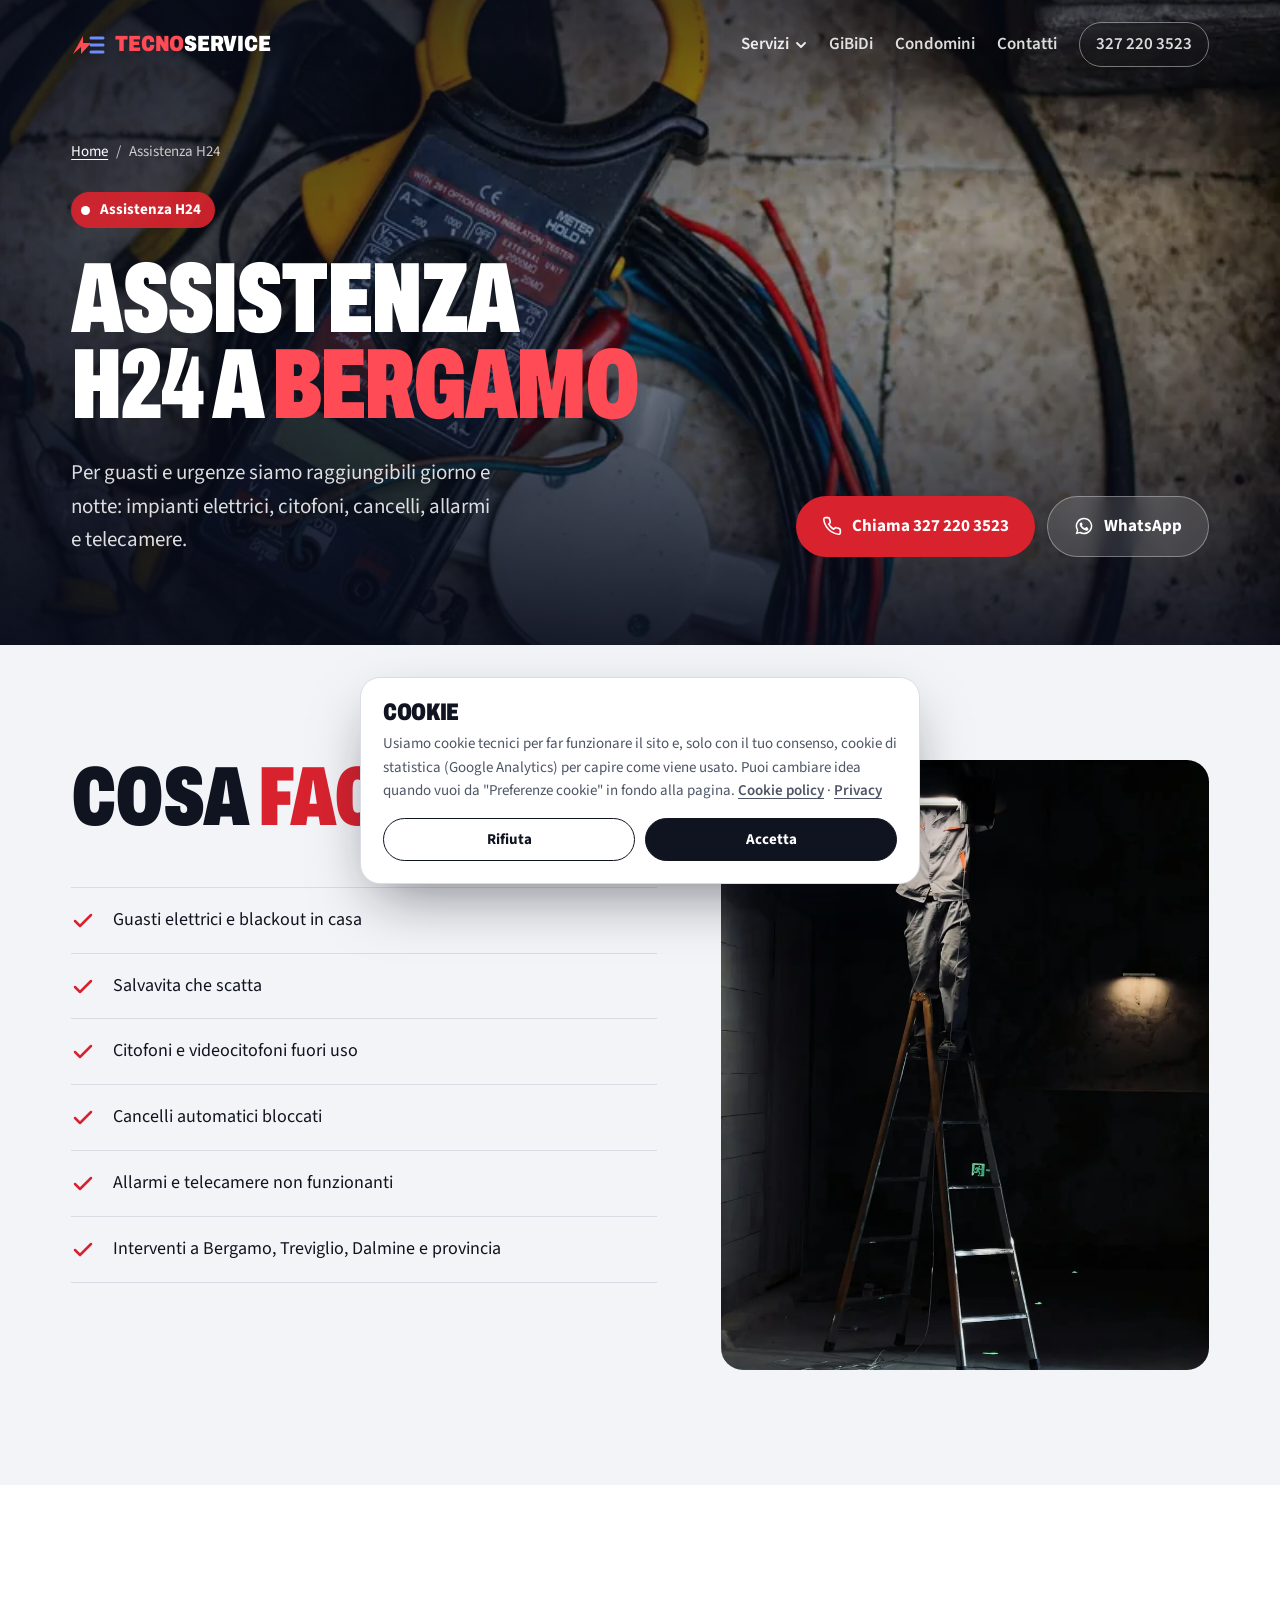
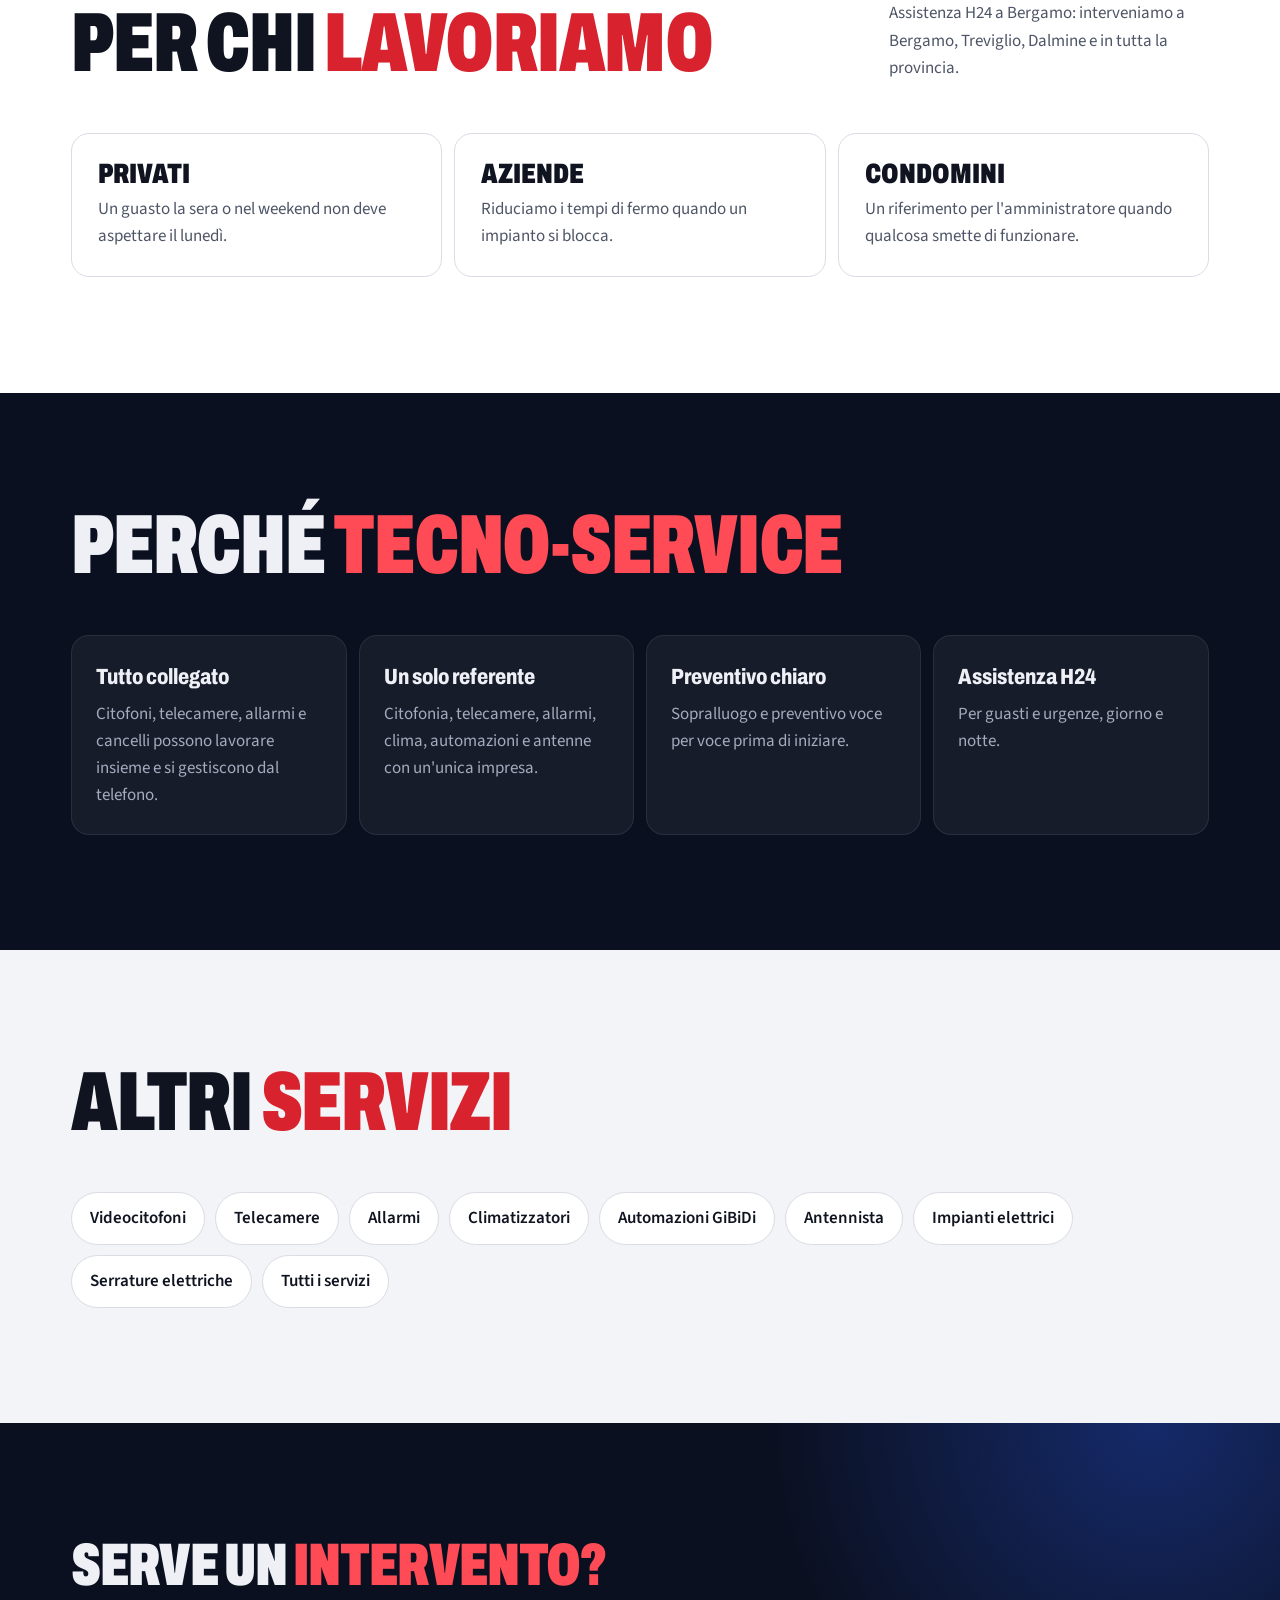
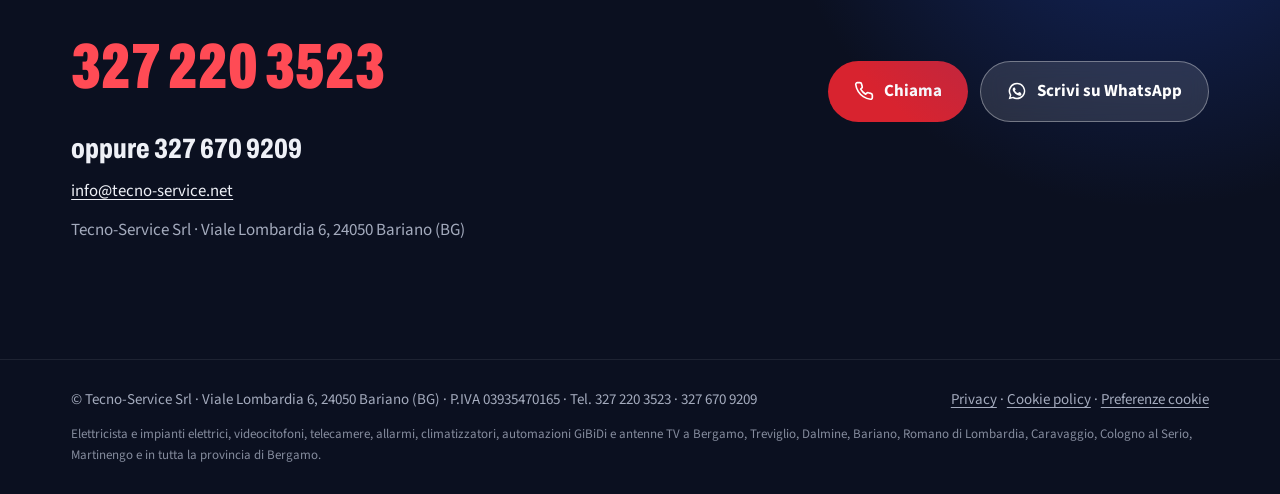
<file: assistenza-h24-bergamo.html>
<!doctype html>
<html lang="it">
<head>
<meta charset="utf-8">
<meta name="viewport" content="width=device-width, initial-scale=1, viewport-fit=cover">
<title>Pronto intervento elettricista H24 a Bergamo, Treviglio e Dalmine | Tecno-Service</title>
<link rel="canonical" href="https://www.tecno-service.net/assistenza-h24-bergamo.html">
<meta name="description" content="Assistenza H24 per guasti elettrici, citofoni, cancelli automatici, allarmi e telecamere a Bergamo, Treviglio, Dalmine e provincia. Chiama 327 220 3523.">
<link rel="stylesheet" href="https://fonts.googleapis.com/css2?family=Archivo:wdth,wght@62..125,400..900&family=Source+Sans+3:wght@400;600;700&display=swap">
<link rel="stylesheet" href="site.css">
<script type="application/ld+json">{"@context": "https://schema.org", "@type": "Service", "name": "Pronto intervento e assistenza H24", "serviceType": "Pronto intervento e assistenza H24", "description": "Assistenza H24 per guasti elettrici, citofoni, cancelli automatici, allarmi e telecamere a Bergamo, Treviglio, Dalmine e provincia. Chiama 327 220 3523.", "provider": {"@type": "Electrician", "name": "Tecno-Service Srl", "telephone": "+39 327 220 3523", "email": "info@tecno-service.net", "vatID": "IT03935470165", "url": "https://www.tecno-service.net/", "address": {"@type": "PostalAddress", "streetAddress": "Viale Lombardia 6", "postalCode": "24050", "addressLocality": "Bariano", "addressRegion": "BG", "addressCountry": "IT"}}, "areaServed": [{"@type": "City", "name": "Bergamo"}, {"@type": "City", "name": "Treviglio"}, {"@type": "City", "name": "Dalmine"}, {"@type": "City", "name": "Bariano"}, {"@type": "City", "name": "Romano di Lombardia"}, {"@type": "City", "name": "Caravaggio"}, {"@type": "City", "name": "Cologno al Serio"}, {"@type": "City", "name": "Martinengo"}, {"@type": "AdministrativeArea", "name": "Provincia di Bergamo"}]}</script>
</head>
<body>
<header class="hero sub">
  <img src="s-h24.webp" alt="" fetchpriority="high" style="object-position: 50% 50%">
  <nav class="nav" aria-label="Principale">
    <div class="wrap">
      <a class="brand" href="index.html"><svg viewBox="0 0 34 22" aria-hidden="true"><path d="M2 20 L12 2 L12 9 L20 9 L10 20 L10 13 Z" fill="#ff4b55"/><path d="M20 4 H32 M20 11 H32 M20 18 H32" stroke="#6f8cff" stroke-width="3" stroke-linecap="round"/></svg><span><span class="t">Tecno</span>Service</span></a>
      <div class="nav-links">
        <details class="dd"><summary>Servizi<svg viewBox="0 0 12 12" aria-hidden="true"><path d="M2 4l4 4 4-4" fill="none" stroke="currentColor" stroke-width="1.8" stroke-linecap="round" stroke-linejoin="round"/></svg></summary><div class="dd-menu"><a href="videocitofoni-bergamo.html">Citofoni e videocitofoni</a><a href="videosorveglianza-bergamo.html">Telecamere e videosorveglianza</a><a href="allarmi-antifurto-bergamo.html">Allarmi e antifurto</a><a href="climatizzatori-bergamo.html">Climatizzatori</a><a href="automazioni-gibidi-bergamo.html">Automazioni GiBiDi</a><a href="antennista-bergamo.html">Antennista TV e SAT</a><a href="impianti-elettrici-bergamo.html">Impianti elettrici</a><a href="serrature-elettriche-bergamo.html">Serrature elettriche</a><a href="assistenza-h24-bergamo.html" aria-current="page">Assistenza H24</a><a class="dd-all" href="index.html#servizi">Tutti i servizi</a></div></details>
        <a href="index.html#gibidi">GiBiDi</a>
        <a href="index.html#condomini">Condomini</a>
        <a href="#contatti">Contatti</a>
        <a class="pill" href="tel:+393272203523">327 220 3523</a>
      </div>
    </div>
  </nav>
  <div class="wrap hero-body">
    <p class="crumbs"><a href="index.html">Home</a><span aria-hidden="true">/</span><span>Assistenza H24</span></p>
    <span class="h24"><i aria-hidden="true"></i>Assistenza H24</span>
    <h1>Assistenza H24 a <span>Bergamo</span></h1>
    <div class="hero-row">
      <p class="lead">Per guasti e urgenze siamo raggiungibili giorno e notte: impianti elettrici, citofoni, cancelli, allarmi e telecamere.</p>
      <div class="actions">
        <a class="btn primary" href="tel:+393272203523"><svg viewBox="0 0 24 24" fill="none" stroke="currentColor" stroke-width="2" stroke-linecap="round" stroke-linejoin="round" aria-hidden="true"><path d="M22 16.9v3a2 2 0 0 1-2.2 2 19.8 19.8 0 0 1-8.6-3.1 19.5 19.5 0 0 1-6-6A19.8 19.8 0 0 1 2.1 4.2 2 2 0 0 1 4.1 2h3a2 2 0 0 1 2 1.7c.1.9.4 1.8.7 2.7a2 2 0 0 1-.5 2.1L8 9.8a16 16 0 0 0 6 6l1.3-1.3a2 2 0 0 1 2.1-.4c.9.3 1.8.6 2.7.7a2 2 0 0 1 1.7 2z"/></svg>Chiama 327 220 3523</a>
        <a class="btn glass" href="https://wa.me/393272203523" target="_blank" rel="noopener"><svg viewBox="0 0 24 24" fill="currentColor" aria-hidden="true"><path d="M12 2a10 10 0 0 0-8.6 15.1L2 22l5-1.3A10 10 0 1 0 12 2zm0 18.2a8.2 8.2 0 0 1-4.2-1.2l-.3-.2-3 .8.8-2.9-.2-.3A8.2 8.2 0 1 1 12 20.2zm4.5-6.1c-.2-.1-1.5-.7-1.7-.8-.2-.1-.4-.1-.6.1l-.8 1c-.1.2-.3.2-.5.1a6.7 6.7 0 0 1-3.3-2.9c-.2-.4.2-.4.7-1.3.1-.2 0-.3 0-.4l-.8-1.8c-.2-.5-.4-.4-.6-.4h-.5a1 1 0 0 0-.7.3 3 3 0 0 0-.9 2.2 5.2 5.2 0 0 0 1.1 2.7 11.8 11.8 0 0 0 4.5 4c1.7.7 2.3.8 3.1.7.5-.1 1.5-.6 1.7-1.2.2-.6.2-1.1.2-1.2-.1-.1-.3-.2-.5-.3z"/></svg>WhatsApp</a>
      </div>
    </div>
  </div>
</header>

<main>
  <section>
    <div class="wrap intro-grid">
      <div>
        <div class="head"><h2>Cosa <em>facciamo</em></h2></div>
        <ul class="svc-list"><li><svg viewBox="0 0 24 24" fill="none" stroke="currentColor" stroke-width="2.5" stroke-linecap="round" stroke-linejoin="round" aria-hidden="true"><path d="M20 6 9 17l-5-5"/></svg><span>Guasti elettrici e blackout in casa</span></li><li><svg viewBox="0 0 24 24" fill="none" stroke="currentColor" stroke-width="2.5" stroke-linecap="round" stroke-linejoin="round" aria-hidden="true"><path d="M20 6 9 17l-5-5"/></svg><span>Salvavita che scatta</span></li><li><svg viewBox="0 0 24 24" fill="none" stroke="currentColor" stroke-width="2.5" stroke-linecap="round" stroke-linejoin="round" aria-hidden="true"><path d="M20 6 9 17l-5-5"/></svg><span>Citofoni e videocitofoni fuori uso</span></li><li><svg viewBox="0 0 24 24" fill="none" stroke="currentColor" stroke-width="2.5" stroke-linecap="round" stroke-linejoin="round" aria-hidden="true"><path d="M20 6 9 17l-5-5"/></svg><span>Cancelli automatici bloccati</span></li><li><svg viewBox="0 0 24 24" fill="none" stroke="currentColor" stroke-width="2.5" stroke-linecap="round" stroke-linejoin="round" aria-hidden="true"><path d="M20 6 9 17l-5-5"/></svg><span>Allarmi e telecamere non funzionanti</span></li><li><svg viewBox="0 0 24 24" fill="none" stroke="currentColor" stroke-width="2.5" stroke-linecap="round" stroke-linejoin="round" aria-hidden="true"><path d="M20 6 9 17l-5-5"/></svg><span>Interventi a Bergamo, Treviglio, Dalmine e provincia</span></li></ul>
      </div>
      <img src="p-h24.webp" alt="" loading="lazy">
    </div>
  </section>

  <section class="process">
    <div class="wrap">
      <div class="head"><h2>Per chi <em>lavoriamo</em></h2><p>Assistenza H24 a Bergamo: interveniamo a Bergamo, Treviglio, Dalmine e in tutta la provincia.</p></div>
      <div class="who"><article><h3>Privati</h3><p>Un guasto la sera o nel weekend non deve aspettare il lunedì.</p></article><article><h3>Aziende</h3><p>Riduciamo i tempi di fermo quando un impianto si blocca.</p></article><article><h3>Condomini</h3><p>Un riferimento per l&#x27;amministratore quando qualcosa smette di funzionare.</p></article></div>
    </div>
  </section>

  <section class="why">
    <div class="wrap">
      <div class="head"><h2>Perché <em>Tecno-Service</em></h2></div>
      <div class="why-grid">
        <div><strong>Tutto collegato</strong><span>Citofoni, telecamere, allarmi e cancelli possono lavorare insieme e si gestiscono dal telefono.</span></div>
        <div><strong>Un solo referente</strong><span>Citofonia, telecamere, allarmi, clima, automazioni e antenne con un'unica impresa.</span></div>
        <div><strong>Preventivo chiaro</strong><span>Sopralluogo e preventivo voce per voce prima di iniziare.</span></div>
        <div><strong>Assistenza H24</strong><span>Per guasti e urgenze, giorno e notte.</span></div>
      </div>
    </div>
  </section>

  <section>
    <div class="wrap">
      <div class="head"><h2>Altri <em>servizi</em></h2></div>
      <nav class="others" aria-label="Altri servizi"><a href="videocitofoni-bergamo.html">Videocitofoni</a><a href="videosorveglianza-bergamo.html">Telecamere</a><a href="allarmi-antifurto-bergamo.html">Allarmi</a><a href="climatizzatori-bergamo.html">Climatizzatori</a><a href="automazioni-gibidi-bergamo.html">Automazioni GiBiDi</a><a href="antennista-bergamo.html">Antennista</a><a href="impianti-elettrici-bergamo.html">Impianti elettrici</a><a href="serrature-elettriche-bergamo.html">Serrature elettriche</a><a href="index.html#servizi">Tutti i servizi</a></nav>
    </div>
  </section>

  <section id="contatti" class="contact cta-band">
    <div class="wrap">
      <div>
        <h2>Serve un <em>intervento?</em></h2>
        <a class="num" href="tel:+393272203523" style="user-select:all">327 220 3523</a>
        <p class="alt-num">oppure <a href="tel:+393276709209" style="user-select:all">327 670 9209</a></p>
        <p class="mail-line"><a href="mailto:info@tecno-service.net">info@tecno-service.net</a></p>
        <p class="soft" style="margin-top:12px">Tecno-Service Srl · Viale Lombardia 6, 24050 Bariano (BG)</p>
      </div>
      <div class="actions">
        <a class="btn primary" href="tel:+393272203523"><svg viewBox="0 0 24 24" fill="none" stroke="currentColor" stroke-width="2" stroke-linecap="round" stroke-linejoin="round" aria-hidden="true"><path d="M22 16.9v3a2 2 0 0 1-2.2 2 19.8 19.8 0 0 1-8.6-3.1 19.5 19.5 0 0 1-6-6A19.8 19.8 0 0 1 2.1 4.2 2 2 0 0 1 4.1 2h3a2 2 0 0 1 2 1.7c.1.9.4 1.8.7 2.7a2 2 0 0 1-.5 2.1L8 9.8a16 16 0 0 0 6 6l1.3-1.3a2 2 0 0 1 2.1-.4c.9.3 1.8.6 2.7.7a2 2 0 0 1 1.7 2z"/></svg>Chiama</a>
        <a class="btn glass" href="https://wa.me/393272203523" target="_blank" rel="noopener"><svg viewBox="0 0 24 24" fill="currentColor" aria-hidden="true"><path d="M12 2a10 10 0 0 0-8.6 15.1L2 22l5-1.3A10 10 0 1 0 12 2zm0 18.2a8.2 8.2 0 0 1-4.2-1.2l-.3-.2-3 .8.8-2.9-.2-.3A8.2 8.2 0 1 1 12 20.2zm4.5-6.1c-.2-.1-1.5-.7-1.7-.8-.2-.1-.4-.1-.6.1l-.8 1c-.1.2-.3.2-.5.1a6.7 6.7 0 0 1-3.3-2.9c-.2-.4.2-.4.7-1.3.1-.2 0-.3 0-.4l-.8-1.8c-.2-.5-.4-.4-.6-.4h-.5a1 1 0 0 0-.7.3 3 3 0 0 0-.9 2.2 5.2 5.2 0 0 0 1.1 2.7 11.8 11.8 0 0 0 4.5 4c1.7.7 2.3.8 3.1.7.5-.1 1.5-.6 1.7-1.2.2-.6.2-1.1.2-1.2-.1-.1-.3-.2-.5-.3z"/></svg>Scrivi su WhatsApp</a>
      </div>
    </div>
  </section>
</main>

<footer>
  <div class="wrap">
    <span>© Tecno-Service Srl · Viale Lombardia 6, 24050 Bariano (BG) · P.IVA 03935470165 · Tel. 327 220 3523 · 327 670 9209</span>
    <span class="legal-links"><a href="privacy.html">Privacy</a> · <a href="cookie.html">Cookie policy</a> · <a href="#" data-cookie-prefs>Preferenze cookie</a></span>
    <span class="areas">Elettricista e impianti elettrici, videocitofoni, telecamere, allarmi, climatizzatori, automazioni GiBiDi e antenne TV a Bergamo, Treviglio, Dalmine, Bariano, Romano di Lombardia, Caravaggio, Cologno al Serio, Martinengo e in tutta la provincia di Bergamo.</span>
  </div>
</footer>

<div class="sticky-cta"><a class="btn primary" href="tel:+393272203523"><svg viewBox="0 0 24 24" fill="none" stroke="currentColor" stroke-width="2" stroke-linecap="round" stroke-linejoin="round" aria-hidden="true"><path d="M22 16.9v3a2 2 0 0 1-2.2 2 19.8 19.8 0 0 1-8.6-3.1 19.5 19.5 0 0 1-6-6A19.8 19.8 0 0 1 2.1 4.2 2 2 0 0 1 4.1 2h3a2 2 0 0 1 2 1.7c.1.9.4 1.8.7 2.7a2 2 0 0 1-.5 2.1L8 9.8a16 16 0 0 0 6 6l1.3-1.3a2 2 0 0 1 2.1-.4c.9.3 1.8.6 2.7.7a2 2 0 0 1 1.7 2z"/></svg>Chiama</a><a class="btn wa-solid" href="https://wa.me/393272203523" target="_blank" rel="noopener"><svg viewBox="0 0 24 24" fill="currentColor" aria-hidden="true"><path d="M12 2a10 10 0 0 0-8.6 15.1L2 22l5-1.3A10 10 0 1 0 12 2zm0 18.2a8.2 8.2 0 0 1-4.2-1.2l-.3-.2-3 .8.8-2.9-.2-.3A8.2 8.2 0 1 1 12 20.2zm4.5-6.1c-.2-.1-1.5-.7-1.7-.8-.2-.1-.4-.1-.6.1l-.8 1c-.1.2-.3.2-.5.1a6.7 6.7 0 0 1-3.3-2.9c-.2-.4.2-.4.7-1.3.1-.2 0-.3 0-.4l-.8-1.8c-.2-.5-.4-.4-.6-.4h-.5a1 1 0 0 0-.7.3 3 3 0 0 0-.9 2.2 5.2 5.2 0 0 0 1.1 2.7 11.8 11.8 0 0 0 4.5 4c1.7.7 2.3.8 3.1.7.5-.1 1.5-.6 1.7-1.2.2-.6.2-1.1.2-1.2-.1-.1-.3-.2-.5-.3z"/></svg>WhatsApp</a></div>
<script>(function(){document.addEventListener("click",function(e){document.querySelectorAll("details.dd[open]").forEach(function(d){if(!d.contains(e.target))d.removeAttribute("open")})});document.addEventListener("keydown",function(e){if(e.key==="Escape")document.querySelectorAll("details.dd[open]").forEach(function(d){d.removeAttribute("open")})})})();</script>
<script id="cookie-consent">
(function () {
  var KEY = "tecnoservice_cookie_consent";
  var GA_ID = "G-MYM8SLKXET";
  function read() { try { return JSON.parse(localStorage.getItem(KEY) || "null"); } catch (e) { return null; } }
  function save(v) { try { localStorage.setItem(KEY, JSON.stringify(v)); } catch (e) {} }
  function loadAnalytics() {
    if (!GA_ID || window.__gaLoaded) return;
    window.__gaLoaded = true;
    var s = document.createElement("script"); s.async = true;
    s.src = "https://www.googletagmanager.com/gtag/js?id=" + GA_ID; document.head.appendChild(s);
    window.dataLayer = window.dataLayer || [];
    window.gtag = function () { dataLayer.push(arguments); };
    gtag("js", new Date()); gtag("config", GA_ID, { anonymize_ip: true });
  }
  var css = document.createElement("style");
  css.textContent =
    ".ck{position:fixed;left:16px;right:16px;bottom:calc(16px + env(safe-area-inset-bottom,0px));z-index:60;max-width:560px;margin-inline:auto;padding:22px;border-radius:20px;background:var(--surface,#fff);color:var(--ink,#0f1420);border:1px solid var(--line,#d9dce4);box-shadow:0 24px 60px -16px rgb(8 12 26/.5);font:400 .9375rem/1.55 'Source Sans 3',system-ui,sans-serif}" +
    ".ck h2{font-family:Archivo,'Arial Narrow',sans-serif;font-weight:900;font-stretch:72%;text-transform:uppercase;font-size:1.5rem;line-height:1;margin:0 0 8px}" +
    ".ck p{margin:0;color:var(--ink-2,#4d5566)} .ck a{color:inherit;font-weight:600}" +
    ".ck-actions{display:flex;flex-wrap:wrap;gap:10px;margin-top:16px}" +
    ".ck-actions button{flex:1 1 140px;padding:13px 18px;border-radius:999px;font:700 .9375rem/1 'Source Sans 3',system-ui,sans-serif;cursor:pointer;border:1.5px solid var(--ink,#0f1420);background:transparent;color:var(--ink,#0f1420);transition:transform 160ms cubic-bezier(.16,1,.3,1)}" +
    ".ck-actions button:active{transform:scale(.97)}" +
    ".ck-actions .ck-yes{background:var(--ink,#0f1420);color:var(--surface,#fff)}" +
    ".ck-actions button:focus-visible{outline:3px solid var(--red,#d8232f);outline-offset:3px}" +
    "@media (max-width:640px){.ck{bottom:calc(84px + env(safe-area-inset-bottom,0px))}}";
  document.head.appendChild(css);
  function show() {
    if (document.querySelector(".ck")) return;
    var b = document.createElement("div");
    b.className = "ck"; b.setAttribute("role", "dialog"); b.setAttribute("aria-live", "polite"); b.setAttribute("aria-label", "Preferenze cookie");
    b.innerHTML = '<h2>Cookie</h2><p>Usiamo cookie tecnici per far funzionare il sito e, solo con il tuo consenso, cookie di statistica (Google Analytics) per capire come viene usato. Puoi cambiare idea quando vuoi da "Preferenze cookie" in fondo alla pagina. <a href="cookie.html">Cookie policy</a> · <a href="privacy.html">Privacy</a></p><div class="ck-actions"><button type="button" class="ck-no">Rifiuta</button><button type="button" class="ck-yes">Accetta</button></div>';
    document.body.appendChild(b);
    b.querySelector(".ck-no").addEventListener("click", function () { save({ analytics: false, date: new Date().toISOString() }); b.remove(); });
    b.querySelector(".ck-yes").addEventListener("click", function () { save({ analytics: true, date: new Date().toISOString() }); b.remove(); loadAnalytics(); });
  }
  var c = read();
  if (!c) show(); else if (c.analytics) loadAnalytics();
  document.addEventListener("click", function (e) {
    var t = e.target.closest && e.target.closest("[data-cookie-prefs]");
    if (t) { e.preventDefault(); show(); }
  });
})();
</script>
</body>
</html>
</file>
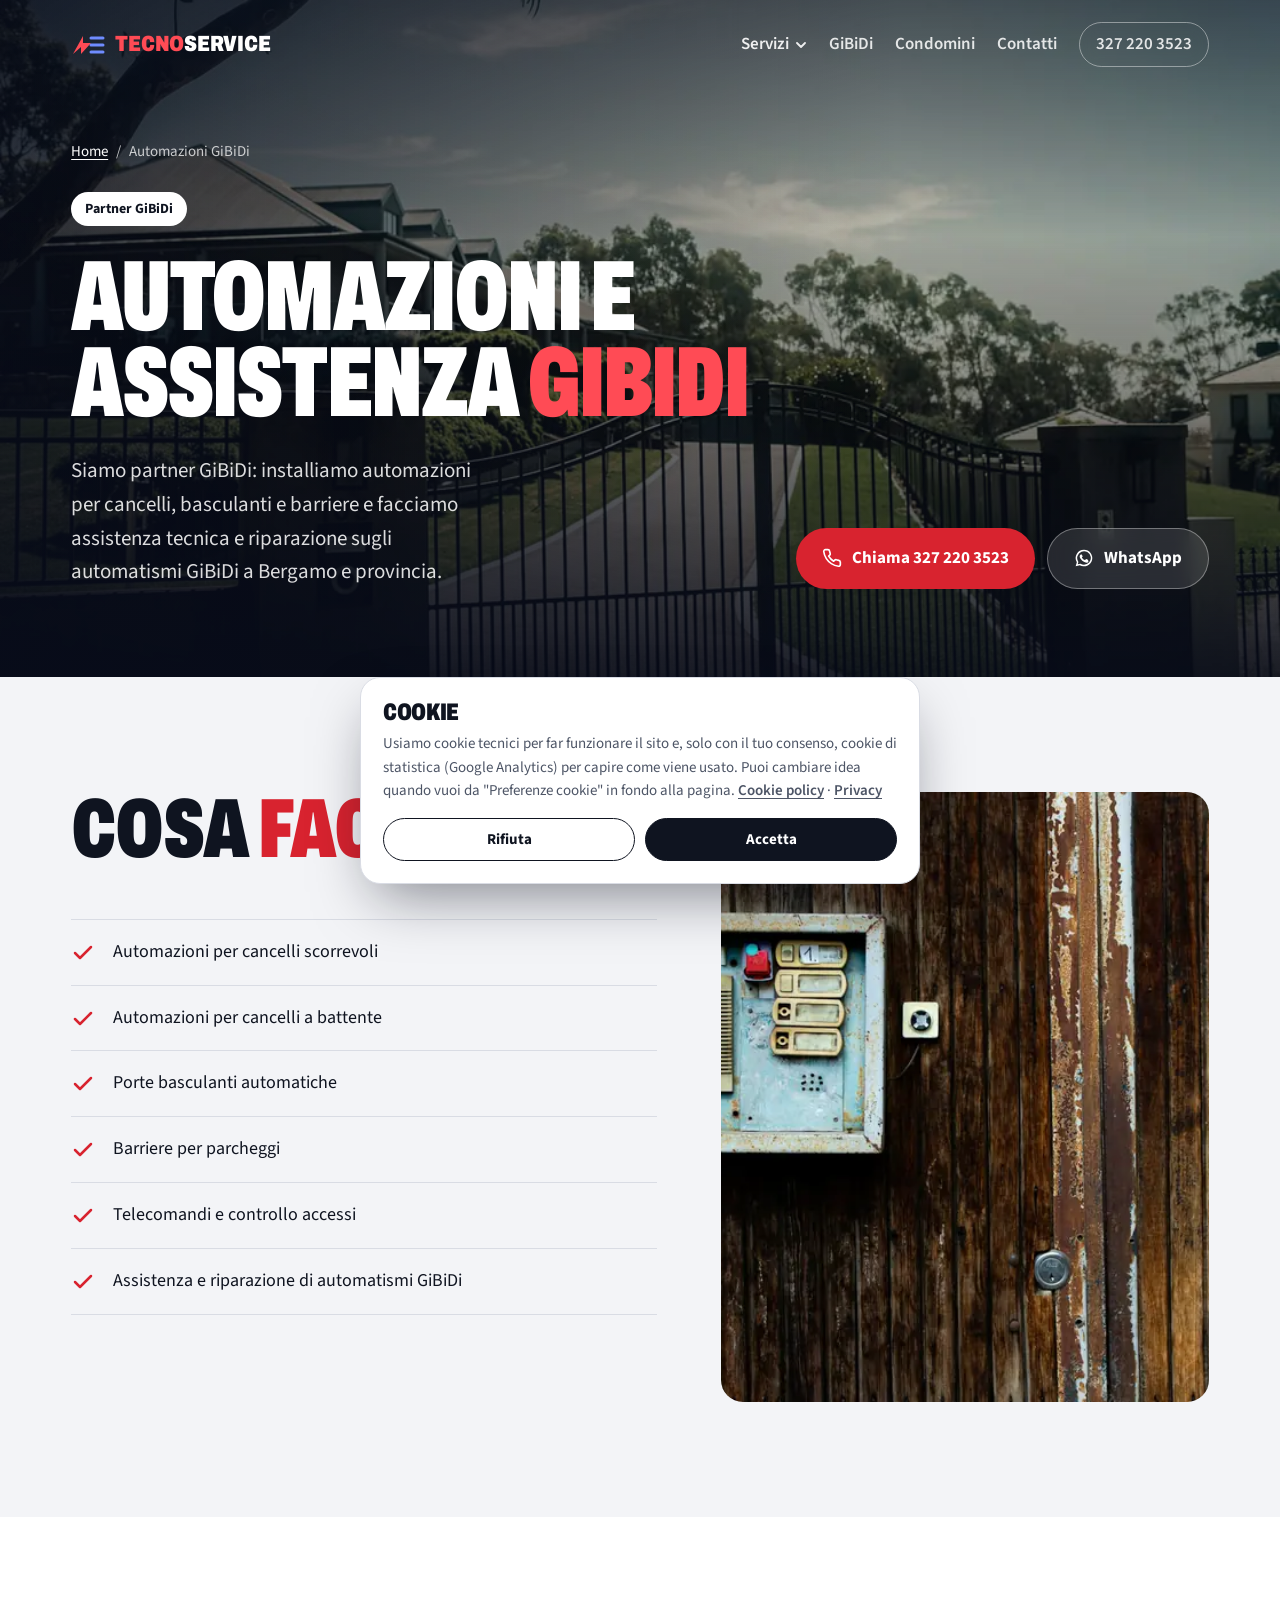
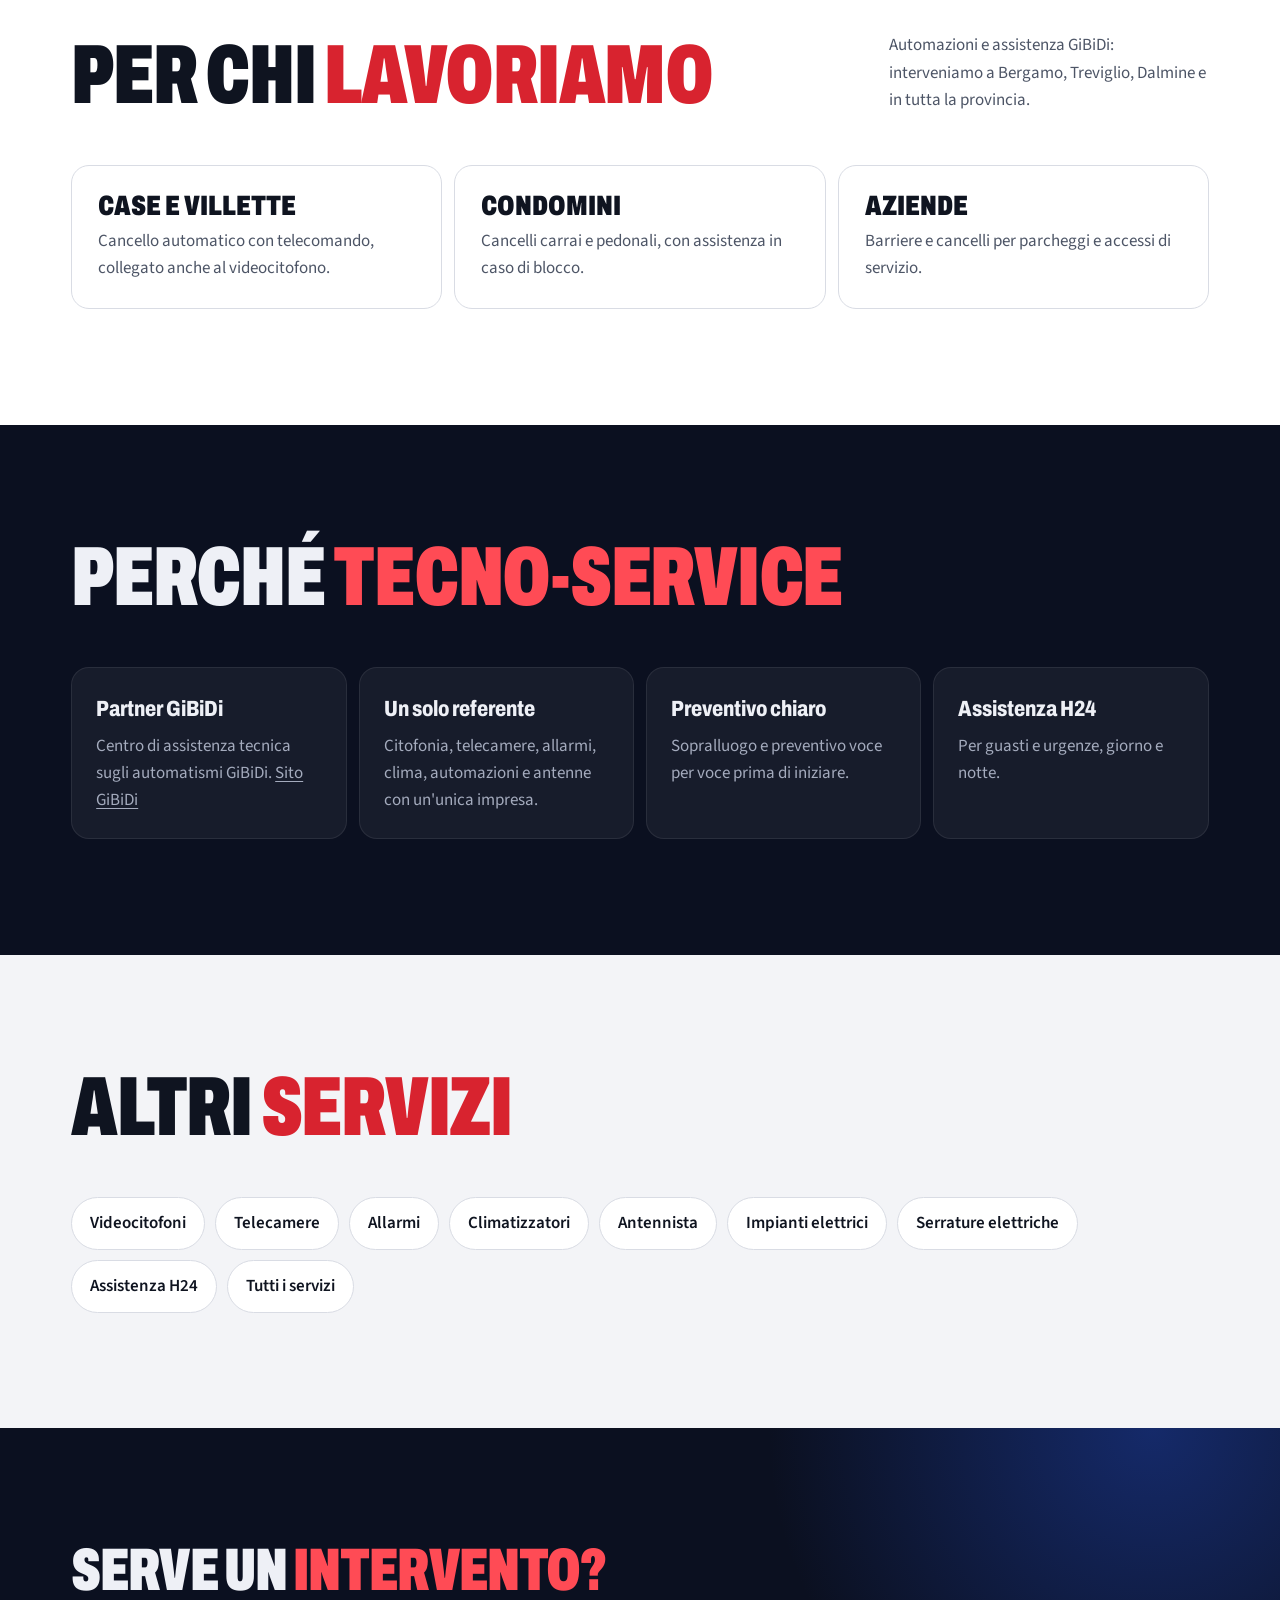
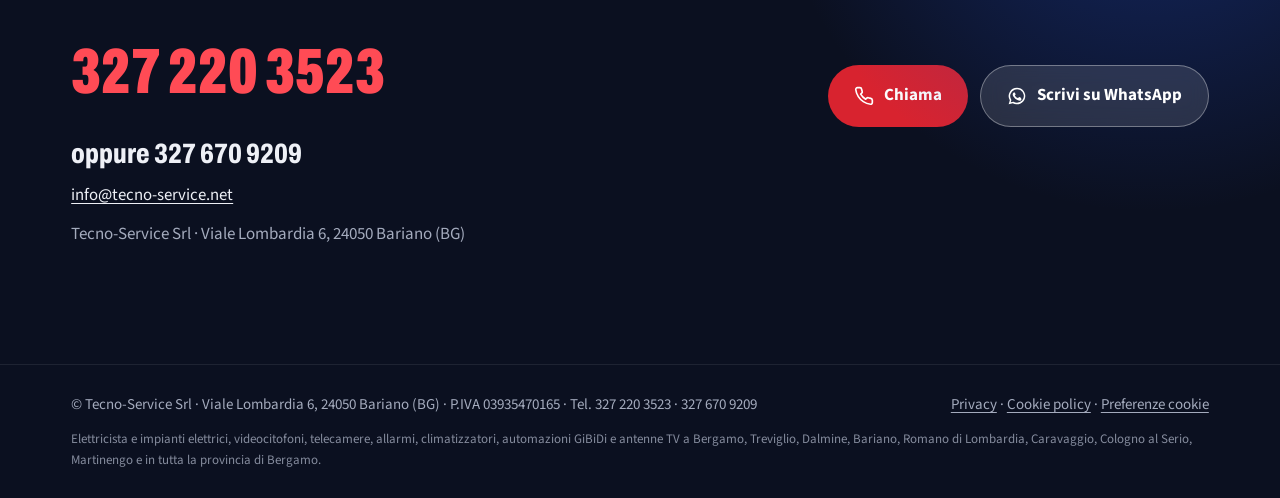
<file: automazioni-gibidi-bergamo.html>
<!doctype html>
<html lang="it">
<head>
<meta charset="utf-8">
<meta name="viewport" content="width=device-width, initial-scale=1, viewport-fit=cover">
<title>Automazioni cancelli e assistenza GiBiDi a Bergamo | Tecno-Service</title>
<link rel="canonical" href="https://www.tecno-service.net/automazioni-gibidi-bergamo.html">
<meta name="description" content="Partner e centro assistenza GiBiDi in provincia di Bergamo: automazioni per cancelli, basculanti e barriere, assistenza e riparazione. Chiama 327 220 3523.">
<link rel="stylesheet" href="https://fonts.googleapis.com/css2?family=Archivo:wdth,wght@62..125,400..900&family=Source+Sans+3:wght@400;600;700&display=swap">
<link rel="stylesheet" href="site.css">
<script type="application/ld+json">{"@context": "https://schema.org", "@type": "Service", "name": "Automazioni cancelli e assistenza GiBiDi", "serviceType": "Automazioni cancelli e assistenza GiBiDi", "description": "Partner e centro assistenza GiBiDi in provincia di Bergamo: automazioni per cancelli, basculanti e barriere, assistenza e riparazione. Chiama 327 220 3523.", "provider": {"@type": "Electrician", "name": "Tecno-Service Srl", "telephone": "+39 327 220 3523", "email": "info@tecno-service.net", "vatID": "IT03935470165", "url": "https://www.tecno-service.net/", "address": {"@type": "PostalAddress", "streetAddress": "Viale Lombardia 6", "postalCode": "24050", "addressLocality": "Bariano", "addressRegion": "BG", "addressCountry": "IT"}}, "areaServed": [{"@type": "City", "name": "Bergamo"}, {"@type": "City", "name": "Treviglio"}, {"@type": "City", "name": "Dalmine"}, {"@type": "City", "name": "Bariano"}, {"@type": "City", "name": "Romano di Lombardia"}, {"@type": "City", "name": "Caravaggio"}, {"@type": "City", "name": "Cologno al Serio"}, {"@type": "City", "name": "Martinengo"}, {"@type": "AdministrativeArea", "name": "Provincia di Bergamo"}]}</script>
</head>
<body>
<header class="hero sub">
  <img src="s-gate.webp" alt="" fetchpriority="high" style="object-position: 50% 60%">
  <nav class="nav" aria-label="Principale">
    <div class="wrap">
      <a class="brand" href="index.html"><svg viewBox="0 0 34 22" aria-hidden="true"><path d="M2 20 L12 2 L12 9 L20 9 L10 20 L10 13 Z" fill="#ff4b55"/><path d="M20 4 H32 M20 11 H32 M20 18 H32" stroke="#6f8cff" stroke-width="3" stroke-linecap="round"/></svg><span><span class="t">Tecno</span>Service</span></a>
      <div class="nav-links">
        <details class="dd"><summary>Servizi<svg viewBox="0 0 12 12" aria-hidden="true"><path d="M2 4l4 4 4-4" fill="none" stroke="currentColor" stroke-width="1.8" stroke-linecap="round" stroke-linejoin="round"/></svg></summary><div class="dd-menu"><a href="videocitofoni-bergamo.html">Citofoni e videocitofoni</a><a href="videosorveglianza-bergamo.html">Telecamere e videosorveglianza</a><a href="allarmi-antifurto-bergamo.html">Allarmi e antifurto</a><a href="climatizzatori-bergamo.html">Climatizzatori</a><a href="automazioni-gibidi-bergamo.html" aria-current="page">Automazioni GiBiDi</a><a href="antennista-bergamo.html">Antennista TV e SAT</a><a href="impianti-elettrici-bergamo.html">Impianti elettrici</a><a href="serrature-elettriche-bergamo.html">Serrature elettriche</a><a href="assistenza-h24-bergamo.html">Assistenza H24</a><a class="dd-all" href="index.html#servizi">Tutti i servizi</a></div></details>
        <a href="index.html#gibidi">GiBiDi</a>
        <a href="index.html#condomini">Condomini</a>
        <a href="#contatti">Contatti</a>
        <a class="pill" href="tel:+393272203523">327 220 3523</a>
      </div>
    </div>
  </nav>
  <div class="wrap hero-body">
    <p class="crumbs"><a href="index.html">Home</a><span aria-hidden="true">/</span><span>Automazioni GiBiDi</span></p>
    <span class="badge">Partner GiBiDi</span>
    <h1>Automazioni e assistenza <span>GiBiDi</span></h1>
    <div class="hero-row">
      <p class="lead">Siamo partner GiBiDi: installiamo automazioni per cancelli, basculanti e barriere e facciamo assistenza tecnica e riparazione sugli automatismi GiBiDi a Bergamo e provincia.</p>
      <div class="actions">
        <a class="btn primary" href="tel:+393272203523"><svg viewBox="0 0 24 24" fill="none" stroke="currentColor" stroke-width="2" stroke-linecap="round" stroke-linejoin="round" aria-hidden="true"><path d="M22 16.9v3a2 2 0 0 1-2.2 2 19.8 19.8 0 0 1-8.6-3.1 19.5 19.5 0 0 1-6-6A19.8 19.8 0 0 1 2.1 4.2 2 2 0 0 1 4.1 2h3a2 2 0 0 1 2 1.7c.1.9.4 1.8.7 2.7a2 2 0 0 1-.5 2.1L8 9.8a16 16 0 0 0 6 6l1.3-1.3a2 2 0 0 1 2.1-.4c.9.3 1.8.6 2.7.7a2 2 0 0 1 1.7 2z"/></svg>Chiama 327 220 3523</a>
        <a class="btn glass" href="https://wa.me/393272203523" target="_blank" rel="noopener"><svg viewBox="0 0 24 24" fill="currentColor" aria-hidden="true"><path d="M12 2a10 10 0 0 0-8.6 15.1L2 22l5-1.3A10 10 0 1 0 12 2zm0 18.2a8.2 8.2 0 0 1-4.2-1.2l-.3-.2-3 .8.8-2.9-.2-.3A8.2 8.2 0 1 1 12 20.2zm4.5-6.1c-.2-.1-1.5-.7-1.7-.8-.2-.1-.4-.1-.6.1l-.8 1c-.1.2-.3.2-.5.1a6.7 6.7 0 0 1-3.3-2.9c-.2-.4.2-.4.7-1.3.1-.2 0-.3 0-.4l-.8-1.8c-.2-.5-.4-.4-.6-.4h-.5a1 1 0 0 0-.7.3 3 3 0 0 0-.9 2.2 5.2 5.2 0 0 0 1.1 2.7 11.8 11.8 0 0 0 4.5 4c1.7.7 2.3.8 3.1.7.5-.1 1.5-.6 1.7-1.2.2-.6.2-1.1.2-1.2-.1-.1-.3-.2-.5-.3z"/></svg>WhatsApp</a>
      </div>
    </div>
  </div>
</header>

<main>
  <section>
    <div class="wrap intro-grid">
      <div>
        <div class="head"><h2>Cosa <em>facciamo</em></h2></div>
        <ul class="svc-list"><li><svg viewBox="0 0 24 24" fill="none" stroke="currentColor" stroke-width="2.5" stroke-linecap="round" stroke-linejoin="round" aria-hidden="true"><path d="M20 6 9 17l-5-5"/></svg><span>Automazioni per cancelli scorrevoli</span></li><li><svg viewBox="0 0 24 24" fill="none" stroke="currentColor" stroke-width="2.5" stroke-linecap="round" stroke-linejoin="round" aria-hidden="true"><path d="M20 6 9 17l-5-5"/></svg><span>Automazioni per cancelli a battente</span></li><li><svg viewBox="0 0 24 24" fill="none" stroke="currentColor" stroke-width="2.5" stroke-linecap="round" stroke-linejoin="round" aria-hidden="true"><path d="M20 6 9 17l-5-5"/></svg><span>Porte basculanti automatiche</span></li><li><svg viewBox="0 0 24 24" fill="none" stroke="currentColor" stroke-width="2.5" stroke-linecap="round" stroke-linejoin="round" aria-hidden="true"><path d="M20 6 9 17l-5-5"/></svg><span>Barriere per parcheggi</span></li><li><svg viewBox="0 0 24 24" fill="none" stroke="currentColor" stroke-width="2.5" stroke-linecap="round" stroke-linejoin="round" aria-hidden="true"><path d="M20 6 9 17l-5-5"/></svg><span>Telecomandi e controllo accessi</span></li><li><svg viewBox="0 0 24 24" fill="none" stroke="currentColor" stroke-width="2.5" stroke-linecap="round" stroke-linejoin="round" aria-hidden="true"><path d="M20 6 9 17l-5-5"/></svg><span>Assistenza e riparazione di automatismi GiBiDi</span></li></ul>
      </div>
      <img src="s-automazioni.webp" alt="" loading="lazy">
    </div>
  </section>

  <section class="process">
    <div class="wrap">
      <div class="head"><h2>Per chi <em>lavoriamo</em></h2><p>Automazioni e assistenza GiBiDi: interveniamo a Bergamo, Treviglio, Dalmine e in tutta la provincia.</p></div>
      <div class="who"><article><h3>Case e villette</h3><p>Cancello automatico con telecomando, collegato anche al videocitofono.</p></article><article><h3>Condomini</h3><p>Cancelli carrai e pedonali, con assistenza in caso di blocco.</p></article><article><h3>Aziende</h3><p>Barriere e cancelli per parcheggi e accessi di servizio.</p></article></div>
    </div>
  </section>

  <section class="why">
    <div class="wrap">
      <div class="head"><h2>Perché <em>Tecno-Service</em></h2></div>
      <div class="why-grid">
        <div><strong>Partner GiBiDi</strong><span>Centro di assistenza tecnica sugli automatismi GiBiDi. <a href="https://www.gibidi.com" target="_blank" rel="noopener">Sito GiBiDi</a></span></div>
        <div><strong>Un solo referente</strong><span>Citofonia, telecamere, allarmi, clima, automazioni e antenne con un'unica impresa.</span></div>
        <div><strong>Preventivo chiaro</strong><span>Sopralluogo e preventivo voce per voce prima di iniziare.</span></div>
        <div><strong>Assistenza H24</strong><span>Per guasti e urgenze, giorno e notte.</span></div>
      </div>
    </div>
  </section>

  <section>
    <div class="wrap">
      <div class="head"><h2>Altri <em>servizi</em></h2></div>
      <nav class="others" aria-label="Altri servizi"><a href="videocitofoni-bergamo.html">Videocitofoni</a><a href="videosorveglianza-bergamo.html">Telecamere</a><a href="allarmi-antifurto-bergamo.html">Allarmi</a><a href="climatizzatori-bergamo.html">Climatizzatori</a><a href="antennista-bergamo.html">Antennista</a><a href="impianti-elettrici-bergamo.html">Impianti elettrici</a><a href="serrature-elettriche-bergamo.html">Serrature elettriche</a><a href="assistenza-h24-bergamo.html">Assistenza H24</a><a href="index.html#servizi">Tutti i servizi</a></nav>
    </div>
  </section>

  <section id="contatti" class="contact cta-band">
    <div class="wrap">
      <div>
        <h2>Serve un <em>intervento?</em></h2>
        <a class="num" href="tel:+393272203523" style="user-select:all">327 220 3523</a>
        <p class="alt-num">oppure <a href="tel:+393276709209" style="user-select:all">327 670 9209</a></p>
        <p class="mail-line"><a href="mailto:info@tecno-service.net">info@tecno-service.net</a></p>
        <p class="soft" style="margin-top:12px">Tecno-Service Srl · Viale Lombardia 6, 24050 Bariano (BG)</p>
      </div>
      <div class="actions">
        <a class="btn primary" href="tel:+393272203523"><svg viewBox="0 0 24 24" fill="none" stroke="currentColor" stroke-width="2" stroke-linecap="round" stroke-linejoin="round" aria-hidden="true"><path d="M22 16.9v3a2 2 0 0 1-2.2 2 19.8 19.8 0 0 1-8.6-3.1 19.5 19.5 0 0 1-6-6A19.8 19.8 0 0 1 2.1 4.2 2 2 0 0 1 4.1 2h3a2 2 0 0 1 2 1.7c.1.9.4 1.8.7 2.7a2 2 0 0 1-.5 2.1L8 9.8a16 16 0 0 0 6 6l1.3-1.3a2 2 0 0 1 2.1-.4c.9.3 1.8.6 2.7.7a2 2 0 0 1 1.7 2z"/></svg>Chiama</a>
        <a class="btn glass" href="https://wa.me/393272203523" target="_blank" rel="noopener"><svg viewBox="0 0 24 24" fill="currentColor" aria-hidden="true"><path d="M12 2a10 10 0 0 0-8.6 15.1L2 22l5-1.3A10 10 0 1 0 12 2zm0 18.2a8.2 8.2 0 0 1-4.2-1.2l-.3-.2-3 .8.8-2.9-.2-.3A8.2 8.2 0 1 1 12 20.2zm4.5-6.1c-.2-.1-1.5-.7-1.7-.8-.2-.1-.4-.1-.6.1l-.8 1c-.1.2-.3.2-.5.1a6.7 6.7 0 0 1-3.3-2.9c-.2-.4.2-.4.7-1.3.1-.2 0-.3 0-.4l-.8-1.8c-.2-.5-.4-.4-.6-.4h-.5a1 1 0 0 0-.7.3 3 3 0 0 0-.9 2.2 5.2 5.2 0 0 0 1.1 2.7 11.8 11.8 0 0 0 4.5 4c1.7.7 2.3.8 3.1.7.5-.1 1.5-.6 1.7-1.2.2-.6.2-1.1.2-1.2-.1-.1-.3-.2-.5-.3z"/></svg>Scrivi su WhatsApp</a>
      </div>
    </div>
  </section>
</main>

<footer>
  <div class="wrap">
    <span>© Tecno-Service Srl · Viale Lombardia 6, 24050 Bariano (BG) · P.IVA 03935470165 · Tel. 327 220 3523 · 327 670 9209</span>
    <span class="legal-links"><a href="privacy.html">Privacy</a> · <a href="cookie.html">Cookie policy</a> · <a href="#" data-cookie-prefs>Preferenze cookie</a></span>
    <span class="areas">Elettricista e impianti elettrici, videocitofoni, telecamere, allarmi, climatizzatori, automazioni GiBiDi e antenne TV a Bergamo, Treviglio, Dalmine, Bariano, Romano di Lombardia, Caravaggio, Cologno al Serio, Martinengo e in tutta la provincia di Bergamo.</span>
  </div>
</footer>

<div class="sticky-cta"><a class="btn primary" href="tel:+393272203523"><svg viewBox="0 0 24 24" fill="none" stroke="currentColor" stroke-width="2" stroke-linecap="round" stroke-linejoin="round" aria-hidden="true"><path d="M22 16.9v3a2 2 0 0 1-2.2 2 19.8 19.8 0 0 1-8.6-3.1 19.5 19.5 0 0 1-6-6A19.8 19.8 0 0 1 2.1 4.2 2 2 0 0 1 4.1 2h3a2 2 0 0 1 2 1.7c.1.9.4 1.8.7 2.7a2 2 0 0 1-.5 2.1L8 9.8a16 16 0 0 0 6 6l1.3-1.3a2 2 0 0 1 2.1-.4c.9.3 1.8.6 2.7.7a2 2 0 0 1 1.7 2z"/></svg>Chiama</a><a class="btn wa-solid" href="https://wa.me/393272203523" target="_blank" rel="noopener"><svg viewBox="0 0 24 24" fill="currentColor" aria-hidden="true"><path d="M12 2a10 10 0 0 0-8.6 15.1L2 22l5-1.3A10 10 0 1 0 12 2zm0 18.2a8.2 8.2 0 0 1-4.2-1.2l-.3-.2-3 .8.8-2.9-.2-.3A8.2 8.2 0 1 1 12 20.2zm4.5-6.1c-.2-.1-1.5-.7-1.7-.8-.2-.1-.4-.1-.6.1l-.8 1c-.1.2-.3.2-.5.1a6.7 6.7 0 0 1-3.3-2.9c-.2-.4.2-.4.7-1.3.1-.2 0-.3 0-.4l-.8-1.8c-.2-.5-.4-.4-.6-.4h-.5a1 1 0 0 0-.7.3 3 3 0 0 0-.9 2.2 5.2 5.2 0 0 0 1.1 2.7 11.8 11.8 0 0 0 4.5 4c1.7.7 2.3.8 3.1.7.5-.1 1.5-.6 1.7-1.2.2-.6.2-1.1.2-1.2-.1-.1-.3-.2-.5-.3z"/></svg>WhatsApp</a></div>
<script>(function(){document.addEventListener("click",function(e){document.querySelectorAll("details.dd[open]").forEach(function(d){if(!d.contains(e.target))d.removeAttribute("open")})});document.addEventListener("keydown",function(e){if(e.key==="Escape")document.querySelectorAll("details.dd[open]").forEach(function(d){d.removeAttribute("open")})})})();</script>
<script id="cookie-consent">
(function () {
  var KEY = "tecnoservice_cookie_consent";
  var GA_ID = "G-MYM8SLKXET";
  function read() { try { return JSON.parse(localStorage.getItem(KEY) || "null"); } catch (e) { return null; } }
  function save(v) { try { localStorage.setItem(KEY, JSON.stringify(v)); } catch (e) {} }
  function loadAnalytics() {
    if (!GA_ID || window.__gaLoaded) return;
    window.__gaLoaded = true;
    var s = document.createElement("script"); s.async = true;
    s.src = "https://www.googletagmanager.com/gtag/js?id=" + GA_ID; document.head.appendChild(s);
    window.dataLayer = window.dataLayer || [];
    window.gtag = function () { dataLayer.push(arguments); };
    gtag("js", new Date()); gtag("config", GA_ID, { anonymize_ip: true });
  }
  var css = document.createElement("style");
  css.textContent =
    ".ck{position:fixed;left:16px;right:16px;bottom:calc(16px + env(safe-area-inset-bottom,0px));z-index:60;max-width:560px;margin-inline:auto;padding:22px;border-radius:20px;background:var(--surface,#fff);color:var(--ink,#0f1420);border:1px solid var(--line,#d9dce4);box-shadow:0 24px 60px -16px rgb(8 12 26/.5);font:400 .9375rem/1.55 'Source Sans 3',system-ui,sans-serif}" +
    ".ck h2{font-family:Archivo,'Arial Narrow',sans-serif;font-weight:900;font-stretch:72%;text-transform:uppercase;font-size:1.5rem;line-height:1;margin:0 0 8px}" +
    ".ck p{margin:0;color:var(--ink-2,#4d5566)} .ck a{color:inherit;font-weight:600}" +
    ".ck-actions{display:flex;flex-wrap:wrap;gap:10px;margin-top:16px}" +
    ".ck-actions button{flex:1 1 140px;padding:13px 18px;border-radius:999px;font:700 .9375rem/1 'Source Sans 3',system-ui,sans-serif;cursor:pointer;border:1.5px solid var(--ink,#0f1420);background:transparent;color:var(--ink,#0f1420);transition:transform 160ms cubic-bezier(.16,1,.3,1)}" +
    ".ck-actions button:active{transform:scale(.97)}" +
    ".ck-actions .ck-yes{background:var(--ink,#0f1420);color:var(--surface,#fff)}" +
    ".ck-actions button:focus-visible{outline:3px solid var(--red,#d8232f);outline-offset:3px}" +
    "@media (max-width:640px){.ck{bottom:calc(84px + env(safe-area-inset-bottom,0px))}}";
  document.head.appendChild(css);
  function show() {
    if (document.querySelector(".ck")) return;
    var b = document.createElement("div");
    b.className = "ck"; b.setAttribute("role", "dialog"); b.setAttribute("aria-live", "polite"); b.setAttribute("aria-label", "Preferenze cookie");
    b.innerHTML = '<h2>Cookie</h2><p>Usiamo cookie tecnici per far funzionare il sito e, solo con il tuo consenso, cookie di statistica (Google Analytics) per capire come viene usato. Puoi cambiare idea quando vuoi da "Preferenze cookie" in fondo alla pagina. <a href="cookie.html">Cookie policy</a> · <a href="privacy.html">Privacy</a></p><div class="ck-actions"><button type="button" class="ck-no">Rifiuta</button><button type="button" class="ck-yes">Accetta</button></div>';
    document.body.appendChild(b);
    b.querySelector(".ck-no").addEventListener("click", function () { save({ analytics: false, date: new Date().toISOString() }); b.remove(); });
    b.querySelector(".ck-yes").addEventListener("click", function () { save({ analytics: true, date: new Date().toISOString() }); b.remove(); loadAnalytics(); });
  }
  var c = read();
  if (!c) show(); else if (c.analytics) loadAnalytics();
  document.addEventListener("click", function (e) {
    var t = e.target.closest && e.target.closest("[data-cookie-prefs]");
    if (t) { e.preventDefault(); show(); }
  });
})();
</script>
</body>
</html>
</file>
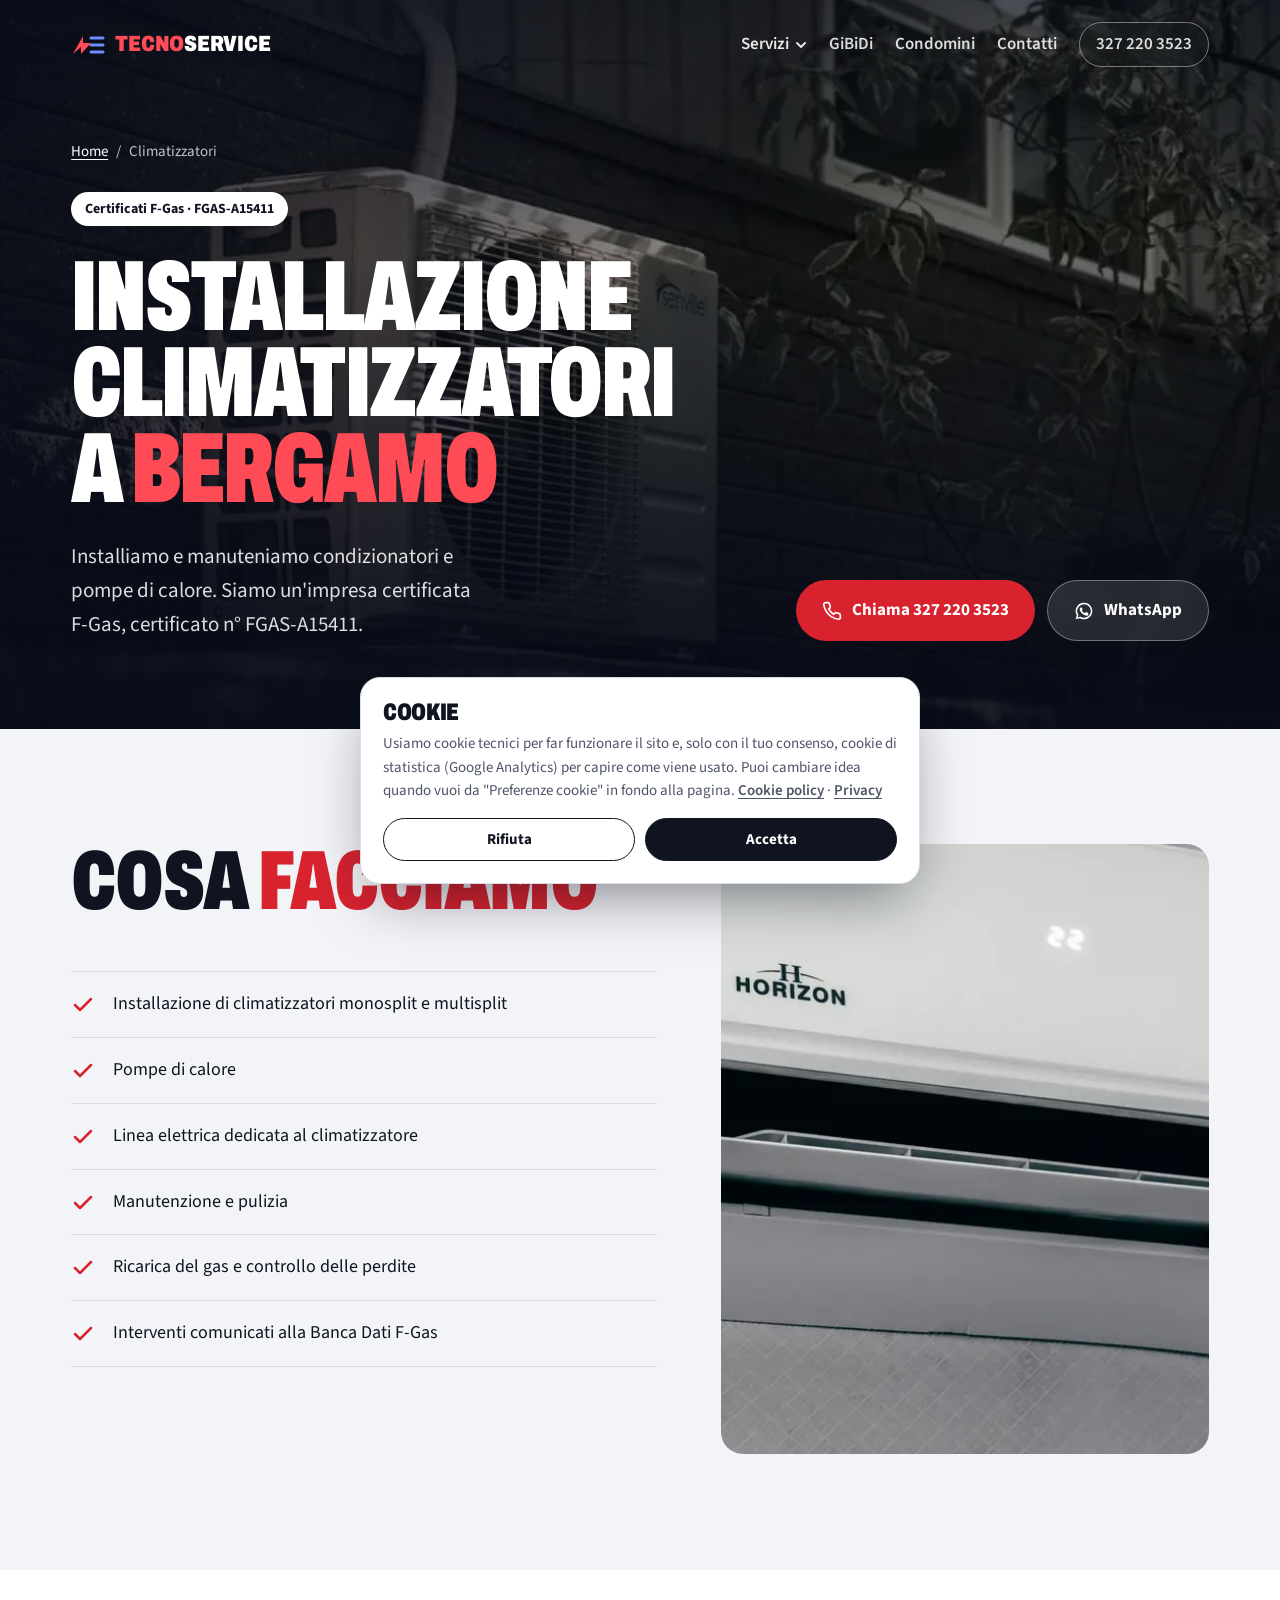
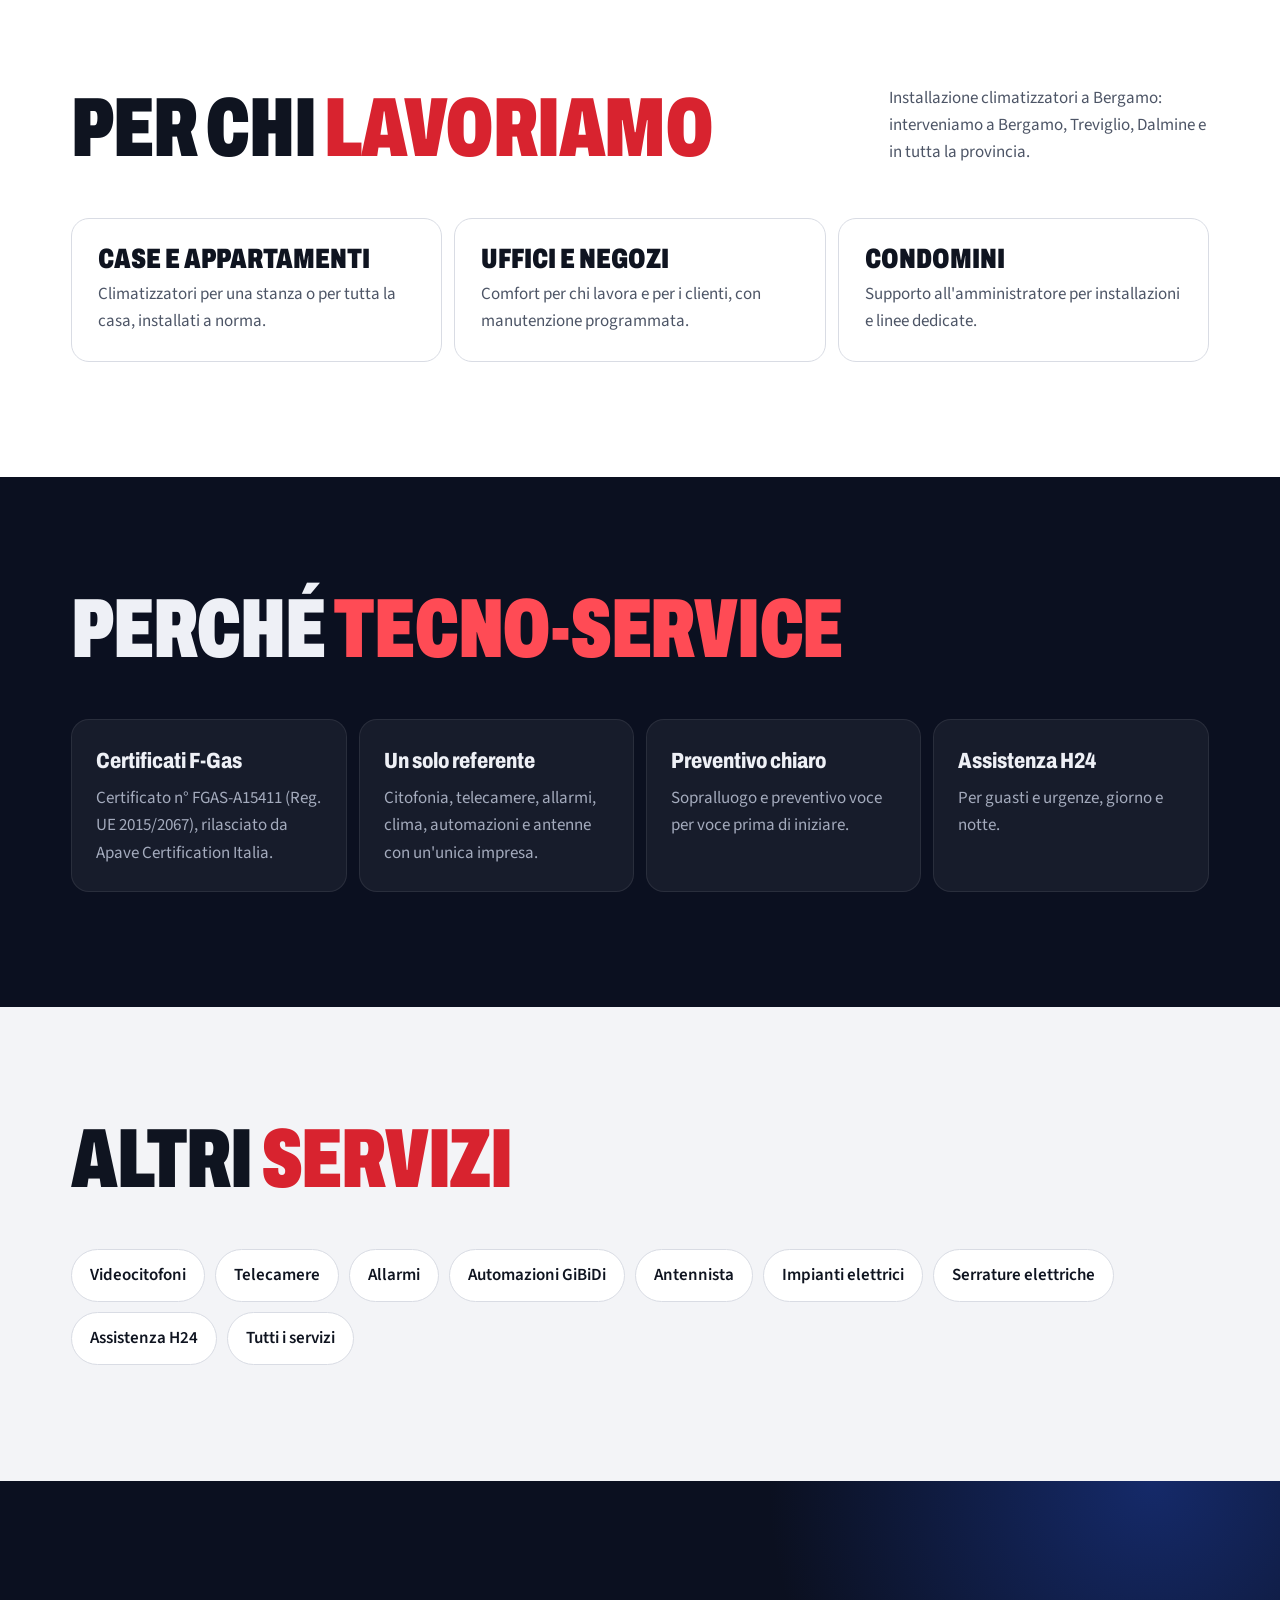
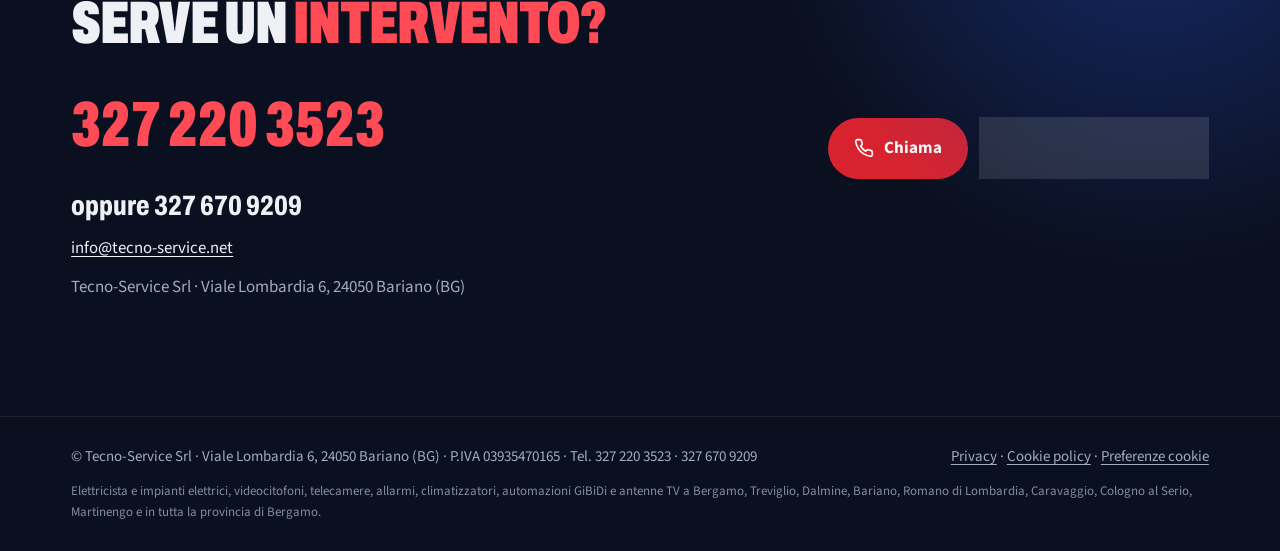
<file: climatizzatori-bergamo.html>
<!doctype html>
<html lang="it">
<head>
<meta charset="utf-8">
<meta name="viewport" content="width=device-width, initial-scale=1, viewport-fit=cover">
<title>Installazione climatizzatori a Bergamo, Treviglio e Dalmine | Tecno-Service</title>
<link rel="canonical" href="https://www.tecno-service.net/climatizzatori-bergamo.html">
<meta name="description" content="Installazione e manutenzione di climatizzatori e pompe di calore a Bergamo, Treviglio, Dalmine e provincia. Impresa certificata F-Gas n° FGAS-A15411. Chiama 327 220 3523.">
<link rel="stylesheet" href="https://fonts.googleapis.com/css2?family=Archivo:wdth,wght@62..125,400..900&family=Source+Sans+3:wght@400;600;700&display=swap">
<link rel="stylesheet" href="site.css">
<script type="application/ld+json">{"@context": "https://schema.org", "@type": "Service", "name": "Installazione e manutenzione climatizzatori", "serviceType": "Installazione e manutenzione climatizzatori", "description": "Installazione e manutenzione di climatizzatori e pompe di calore a Bergamo, Treviglio, Dalmine e provincia. Impresa certificata F-Gas n° FGAS-A15411. Chiama 327 220 3523.", "provider": {"@type": "Electrician", "name": "Tecno-Service Srl", "telephone": "+39 327 220 3523", "email": "info@tecno-service.net", "vatID": "IT03935470165", "url": "https://www.tecno-service.net/", "address": {"@type": "PostalAddress", "streetAddress": "Viale Lombardia 6", "postalCode": "24050", "addressLocality": "Bariano", "addressRegion": "BG", "addressCountry": "IT"}}, "areaServed": [{"@type": "City", "name": "Bergamo"}, {"@type": "City", "name": "Treviglio"}, {"@type": "City", "name": "Dalmine"}, {"@type": "City", "name": "Bariano"}, {"@type": "City", "name": "Romano di Lombardia"}, {"@type": "City", "name": "Caravaggio"}, {"@type": "City", "name": "Cologno al Serio"}, {"@type": "City", "name": "Martinengo"}, {"@type": "AdministrativeArea", "name": "Provincia di Bergamo"}]}</script>
</head>
<body>
<header class="hero sub">
  <img src="s-clima.webp" alt="" fetchpriority="high" style="object-position: 50% 50%">
  <nav class="nav" aria-label="Principale">
    <div class="wrap">
      <a class="brand" href="index.html"><svg viewBox="0 0 34 22" aria-hidden="true"><path d="M2 20 L12 2 L12 9 L20 9 L10 20 L10 13 Z" fill="#ff4b55"/><path d="M20 4 H32 M20 11 H32 M20 18 H32" stroke="#6f8cff" stroke-width="3" stroke-linecap="round"/></svg><span><span class="t">Tecno</span>Service</span></a>
      <div class="nav-links">
        <details class="dd"><summary>Servizi<svg viewBox="0 0 12 12" aria-hidden="true"><path d="M2 4l4 4 4-4" fill="none" stroke="currentColor" stroke-width="1.8" stroke-linecap="round" stroke-linejoin="round"/></svg></summary><div class="dd-menu"><a href="videocitofoni-bergamo.html">Citofoni e videocitofoni</a><a href="videosorveglianza-bergamo.html">Telecamere e videosorveglianza</a><a href="allarmi-antifurto-bergamo.html">Allarmi e antifurto</a><a href="climatizzatori-bergamo.html" aria-current="page">Climatizzatori</a><a href="automazioni-gibidi-bergamo.html">Automazioni GiBiDi</a><a href="antennista-bergamo.html">Antennista TV e SAT</a><a href="impianti-elettrici-bergamo.html">Impianti elettrici</a><a href="serrature-elettriche-bergamo.html">Serrature elettriche</a><a href="assistenza-h24-bergamo.html">Assistenza H24</a><a class="dd-all" href="index.html#servizi">Tutti i servizi</a></div></details>
        <a href="index.html#gibidi">GiBiDi</a>
        <a href="index.html#condomini">Condomini</a>
        <a href="#contatti">Contatti</a>
        <a class="pill" href="tel:+393272203523">327 220 3523</a>
      </div>
    </div>
  </nav>
  <div class="wrap hero-body">
    <p class="crumbs"><a href="index.html">Home</a><span aria-hidden="true">/</span><span>Climatizzatori</span></p>
    <span class="badge">Certificati F-Gas · FGAS-A15411</span>
    <h1>Installazione climatizzatori a <span>Bergamo</span></h1>
    <div class="hero-row">
      <p class="lead">Installiamo e manuteniamo condizionatori e pompe di calore. Siamo un&#x27;impresa certificata F‑Gas, certificato n° FGAS-A15411.</p>
      <div class="actions">
        <a class="btn primary" href="tel:+393272203523"><svg viewBox="0 0 24 24" fill="none" stroke="currentColor" stroke-width="2" stroke-linecap="round" stroke-linejoin="round" aria-hidden="true"><path d="M22 16.9v3a2 2 0 0 1-2.2 2 19.8 19.8 0 0 1-8.6-3.1 19.5 19.5 0 0 1-6-6A19.8 19.8 0 0 1 2.1 4.2 2 2 0 0 1 4.1 2h3a2 2 0 0 1 2 1.7c.1.9.4 1.8.7 2.7a2 2 0 0 1-.5 2.1L8 9.8a16 16 0 0 0 6 6l1.3-1.3a2 2 0 0 1 2.1-.4c.9.3 1.8.6 2.7.7a2 2 0 0 1 1.7 2z"/></svg>Chiama 327 220 3523</a>
        <a class="btn glass" href="https://wa.me/393272203523" target="_blank" rel="noopener"><svg viewBox="0 0 24 24" fill="currentColor" aria-hidden="true"><path d="M12 2a10 10 0 0 0-8.6 15.1L2 22l5-1.3A10 10 0 1 0 12 2zm0 18.2a8.2 8.2 0 0 1-4.2-1.2l-.3-.2-3 .8.8-2.9-.2-.3A8.2 8.2 0 1 1 12 20.2zm4.5-6.1c-.2-.1-1.5-.7-1.7-.8-.2-.1-.4-.1-.6.1l-.8 1c-.1.2-.3.2-.5.1a6.7 6.7 0 0 1-3.3-2.9c-.2-.4.2-.4.7-1.3.1-.2 0-.3 0-.4l-.8-1.8c-.2-.5-.4-.4-.6-.4h-.5a1 1 0 0 0-.7.3 3 3 0 0 0-.9 2.2 5.2 5.2 0 0 0 1.1 2.7 11.8 11.8 0 0 0 4.5 4c1.7.7 2.3.8 3.1.7.5-.1 1.5-.6 1.7-1.2.2-.6.2-1.1.2-1.2-.1-.1-.3-.2-.5-.3z"/></svg>WhatsApp</a>
      </div>
    </div>
  </div>
</header>

<main>
  <section>
    <div class="wrap intro-grid">
      <div>
        <div class="head"><h2>Cosa <em>facciamo</em></h2></div>
        <ul class="svc-list"><li><svg viewBox="0 0 24 24" fill="none" stroke="currentColor" stroke-width="2.5" stroke-linecap="round" stroke-linejoin="round" aria-hidden="true"><path d="M20 6 9 17l-5-5"/></svg><span>Installazione di climatizzatori monosplit e multisplit</span></li><li><svg viewBox="0 0 24 24" fill="none" stroke="currentColor" stroke-width="2.5" stroke-linecap="round" stroke-linejoin="round" aria-hidden="true"><path d="M20 6 9 17l-5-5"/></svg><span>Pompe di calore</span></li><li><svg viewBox="0 0 24 24" fill="none" stroke="currentColor" stroke-width="2.5" stroke-linecap="round" stroke-linejoin="round" aria-hidden="true"><path d="M20 6 9 17l-5-5"/></svg><span>Linea elettrica dedicata al climatizzatore</span></li><li><svg viewBox="0 0 24 24" fill="none" stroke="currentColor" stroke-width="2.5" stroke-linecap="round" stroke-linejoin="round" aria-hidden="true"><path d="M20 6 9 17l-5-5"/></svg><span>Manutenzione e pulizia</span></li><li><svg viewBox="0 0 24 24" fill="none" stroke="currentColor" stroke-width="2.5" stroke-linecap="round" stroke-linejoin="round" aria-hidden="true"><path d="M20 6 9 17l-5-5"/></svg><span>Ricarica del gas e controllo delle perdite</span></li><li><svg viewBox="0 0 24 24" fill="none" stroke="currentColor" stroke-width="2.5" stroke-linecap="round" stroke-linejoin="round" aria-hidden="true"><path d="M20 6 9 17l-5-5"/></svg><span>Interventi comunicati alla Banca Dati F-Gas</span></li></ul>
      </div>
      <img src="p-clima.webp" alt="" loading="lazy">
    </div>
  </section>

  <section class="process">
    <div class="wrap">
      <div class="head"><h2>Per chi <em>lavoriamo</em></h2><p>Installazione climatizzatori a Bergamo: interveniamo a Bergamo, Treviglio, Dalmine e in tutta la provincia.</p></div>
      <div class="who"><article><h3>Case e appartamenti</h3><p>Climatizzatori per una stanza o per tutta la casa, installati a norma.</p></article><article><h3>Uffici e negozi</h3><p>Comfort per chi lavora e per i clienti, con manutenzione programmata.</p></article><article><h3>Condomini</h3><p>Supporto all&#x27;amministratore per installazioni e linee dedicate.</p></article></div>
    </div>
  </section>

  <section class="why">
    <div class="wrap">
      <div class="head"><h2>Perché <em>Tecno-Service</em></h2></div>
      <div class="why-grid">
        <div><strong>Certificati F-Gas</strong><span>Certificato n° FGAS-A15411 (Reg. UE 2015/2067), rilasciato da Apave Certification Italia.</span></div>
        <div><strong>Un solo referente</strong><span>Citofonia, telecamere, allarmi, clima, automazioni e antenne con un'unica impresa.</span></div>
        <div><strong>Preventivo chiaro</strong><span>Sopralluogo e preventivo voce per voce prima di iniziare.</span></div>
        <div><strong>Assistenza H24</strong><span>Per guasti e urgenze, giorno e notte.</span></div>
      </div>
    </div>
  </section>

  <section>
    <div class="wrap">
      <div class="head"><h2>Altri <em>servizi</em></h2></div>
      <nav class="others" aria-label="Altri servizi"><a href="videocitofoni-bergamo.html">Videocitofoni</a><a href="videosorveglianza-bergamo.html">Telecamere</a><a href="allarmi-antifurto-bergamo.html">Allarmi</a><a href="automazioni-gibidi-bergamo.html">Automazioni GiBiDi</a><a href="antennista-bergamo.html">Antennista</a><a href="impianti-elettrici-bergamo.html">Impianti elettrici</a><a href="serrature-elettriche-bergamo.html">Serrature elettriche</a><a href="assistenza-h24-bergamo.html">Assistenza H24</a><a href="index.html#servizi">Tutti i servizi</a></nav>
    </div>
  </section>

  <section id="contatti" class="contact cta-band">
    <div class="wrap">
      <div>
        <h2>Serve un <em>intervento?</em></h2>
        <a class="num" href="tel:+393272203523" style="user-select:all">327 220 3523</a>
        <p class="alt-num">oppure <a href="tel:+393276709209" style="user-select:all">327 670 9209</a></p>
        <p class="mail-line"><a href="mailto:info@tecno-service.net">info@tecno-service.net</a></p>
        <p class="soft" style="margin-top:12px">Tecno-Service Srl · Viale Lombardia 6, 24050 Bariano (BG)</p>
      </div>
      <div class="actions">
        <a class="btn primary" href="tel:+393272203523"><svg viewBox="0 0 24 24" fill="none" stroke="currentColor" stroke-width="2" stroke-linecap="round" stroke-linejoin="round" aria-hidden="true"><path d="M22 16.9v3a2 2 0 0 1-2.2 2 19.8 19.8 0 0 1-8.6-3.1 19.5 19.5 0 0 1-6-6A19.8 19.8 0 0 1 2.1 4.2 2 2 0 0 1 4.1 2h3a2 2 0 0 1 2 1.7c.1.9.4 1.8.7 2.7a2 2 0 0 1-.5 2.1L8 9.8a16 16 0 0 0 6 6l1.3-1.3a2 2 0 0 1 2.1-.4c.9.3 1.8.6 2.7.7a2 2 0 0 1 1.7 2z"/></svg>Chiama</a>
        <a class="btn glass" href="https://wa.me/393272203523" target="_blank" rel="noopener"><svg viewBox="0 0 24 24" fill="currentColor" aria-hidden="true"><path d="M12 2a10 10 0 0 0-8.6 15.1L2 22l5-1.3A10 10 0 1 0 12 2zm0 18.2a8.2 8.2 0 0 1-4.2-1.2l-.3-.2-3 .8.8-2.9-.2-.3A8.2 8.2 0 1 1 12 20.2zm4.5-6.1c-.2-.1-1.5-.7-1.7-.8-.2-.1-.4-.1-.6.1l-.8 1c-.1.2-.3.2-.5.1a6.7 6.7 0 0 1-3.3-2.9c-.2-.4.2-.4.7-1.3.1-.2 0-.3 0-.4l-.8-1.8c-.2-.5-.4-.4-.6-.4h-.5a1 1 0 0 0-.7.3 3 3 0 0 0-.9 2.2 5.2 5.2 0 0 0 1.1 2.7 11.8 11.8 0 0 0 4.5 4c1.7.7 2.3.8 3.1.7.5-.1 1.5-.6 1.7-1.2.2-.6.2-1.1.2-1.2-.1-.1-.3-.2-.5-.3z"/></svg>Scrivi su WhatsApp</a>
      </div>
    </div>
  </section>
</main>

<footer>
  <div class="wrap">
    <span>© Tecno-Service Srl · Viale Lombardia 6, 24050 Bariano (BG) · P.IVA 03935470165 · Tel. 327 220 3523 · 327 670 9209</span>
    <span class="legal-links"><a href="privacy.html">Privacy</a> · <a href="cookie.html">Cookie policy</a> · <a href="#" data-cookie-prefs>Preferenze cookie</a></span>
    <span class="areas">Elettricista e impianti elettrici, videocitofoni, telecamere, allarmi, climatizzatori, automazioni GiBiDi e antenne TV a Bergamo, Treviglio, Dalmine, Bariano, Romano di Lombardia, Caravaggio, Cologno al Serio, Martinengo e in tutta la provincia di Bergamo.</span>
  </div>
</footer>

<div class="sticky-cta"><a class="btn primary" href="tel:+393272203523"><svg viewBox="0 0 24 24" fill="none" stroke="currentColor" stroke-width="2" stroke-linecap="round" stroke-linejoin="round" aria-hidden="true"><path d="M22 16.9v3a2 2 0 0 1-2.2 2 19.8 19.8 0 0 1-8.6-3.1 19.5 19.5 0 0 1-6-6A19.8 19.8 0 0 1 2.1 4.2 2 2 0 0 1 4.1 2h3a2 2 0 0 1 2 1.7c.1.9.4 1.8.7 2.7a2 2 0 0 1-.5 2.1L8 9.8a16 16 0 0 0 6 6l1.3-1.3a2 2 0 0 1 2.1-.4c.9.3 1.8.6 2.7.7a2 2 0 0 1 1.7 2z"/></svg>Chiama</a><a class="btn wa-solid" href="https://wa.me/393272203523" target="_blank" rel="noopener"><svg viewBox="0 0 24 24" fill="currentColor" aria-hidden="true"><path d="M12 2a10 10 0 0 0-8.6 15.1L2 22l5-1.3A10 10 0 1 0 12 2zm0 18.2a8.2 8.2 0 0 1-4.2-1.2l-.3-.2-3 .8.8-2.9-.2-.3A8.2 8.2 0 1 1 12 20.2zm4.5-6.1c-.2-.1-1.5-.7-1.7-.8-.2-.1-.4-.1-.6.1l-.8 1c-.1.2-.3.2-.5.1a6.7 6.7 0 0 1-3.3-2.9c-.2-.4.2-.4.7-1.3.1-.2 0-.3 0-.4l-.8-1.8c-.2-.5-.4-.4-.6-.4h-.5a1 1 0 0 0-.7.3 3 3 0 0 0-.9 2.2 5.2 5.2 0 0 0 1.1 2.7 11.8 11.8 0 0 0 4.5 4c1.7.7 2.3.8 3.1.7.5-.1 1.5-.6 1.7-1.2.2-.6.2-1.1.2-1.2-.1-.1-.3-.2-.5-.3z"/></svg>WhatsApp</a></div>
<script>(function(){document.addEventListener("click",function(e){document.querySelectorAll("details.dd[open]").forEach(function(d){if(!d.contains(e.target))d.removeAttribute("open")})});document.addEventListener("keydown",function(e){if(e.key==="Escape")document.querySelectorAll("details.dd[open]").forEach(function(d){d.removeAttribute("open")})})})();</script>
<script id="cookie-consent">
(function () {
  var KEY = "tecnoservice_cookie_consent";
  var GA_ID = "G-MYM8SLKXET";
  function read() { try { return JSON.parse(localStorage.getItem(KEY) || "null"); } catch (e) { return null; } }
  function save(v) { try { localStorage.setItem(KEY, JSON.stringify(v)); } catch (e) {} }
  function loadAnalytics() {
    if (!GA_ID || window.__gaLoaded) return;
    window.__gaLoaded = true;
    var s = document.createElement("script"); s.async = true;
    s.src = "https://www.googletagmanager.com/gtag/js?id=" + GA_ID; document.head.appendChild(s);
    window.dataLayer = window.dataLayer || [];
    window.gtag = function () { dataLayer.push(arguments); };
    gtag("js", new Date()); gtag("config", GA_ID, { anonymize_ip: true });
  }
  var css = document.createElement("style");
  css.textContent =
    ".ck{position:fixed;left:16px;right:16px;bottom:calc(16px + env(safe-area-inset-bottom,0px));z-index:60;max-width:560px;margin-inline:auto;padding:22px;border-radius:20px;background:var(--surface,#fff);color:var(--ink,#0f1420);border:1px solid var(--line,#d9dce4);box-shadow:0 24px 60px -16px rgb(8 12 26/.5);font:400 .9375rem/1.55 'Source Sans 3',system-ui,sans-serif}" +
    ".ck h2{font-family:Archivo,'Arial Narrow',sans-serif;font-weight:900;font-stretch:72%;text-transform:uppercase;font-size:1.5rem;line-height:1;margin:0 0 8px}" +
    ".ck p{margin:0;color:var(--ink-2,#4d5566)} .ck a{color:inherit;font-weight:600}" +
    ".ck-actions{display:flex;flex-wrap:wrap;gap:10px;margin-top:16px}" +
    ".ck-actions button{flex:1 1 140px;padding:13px 18px;border-radius:999px;font:700 .9375rem/1 'Source Sans 3',system-ui,sans-serif;cursor:pointer;border:1.5px solid var(--ink,#0f1420);background:transparent;color:var(--ink,#0f1420);transition:transform 160ms cubic-bezier(.16,1,.3,1)}" +
    ".ck-actions button:active{transform:scale(.97)}" +
    ".ck-actions .ck-yes{background:var(--ink,#0f1420);color:var(--surface,#fff)}" +
    ".ck-actions button:focus-visible{outline:3px solid var(--red,#d8232f);outline-offset:3px}" +
    "@media (max-width:640px){.ck{bottom:calc(84px + env(safe-area-inset-bottom,0px))}}";
  document.head.appendChild(css);
  function show() {
    if (document.querySelector(".ck")) return;
    var b = document.createElement("div");
    b.className = "ck"; b.setAttribute("role", "dialog"); b.setAttribute("aria-live", "polite"); b.setAttribute("aria-label", "Preferenze cookie");
    b.innerHTML = '<h2>Cookie</h2><p>Usiamo cookie tecnici per far funzionare il sito e, solo con il tuo consenso, cookie di statistica (Google Analytics) per capire come viene usato. Puoi cambiare idea quando vuoi da "Preferenze cookie" in fondo alla pagina. <a href="cookie.html">Cookie policy</a> · <a href="privacy.html">Privacy</a></p><div class="ck-actions"><button type="button" class="ck-no">Rifiuta</button><button type="button" class="ck-yes">Accetta</button></div>';
    document.body.appendChild(b);
    b.querySelector(".ck-no").addEventListener("click", function () { save({ analytics: false, date: new Date().toISOString() }); b.remove(); });
    b.querySelector(".ck-yes").addEventListener("click", function () { save({ analytics: true, date: new Date().toISOString() }); b.remove(); loadAnalytics(); });
  }
  var c = read();
  if (!c) show(); else if (c.analytics) loadAnalytics();
  document.addEventListener("click", function (e) {
    var t = e.target.closest && e.target.closest("[data-cookie-prefs]");
    if (t) { e.preventDefault(); show(); }
  });
})();
</script>
</body>
</html>
</file>
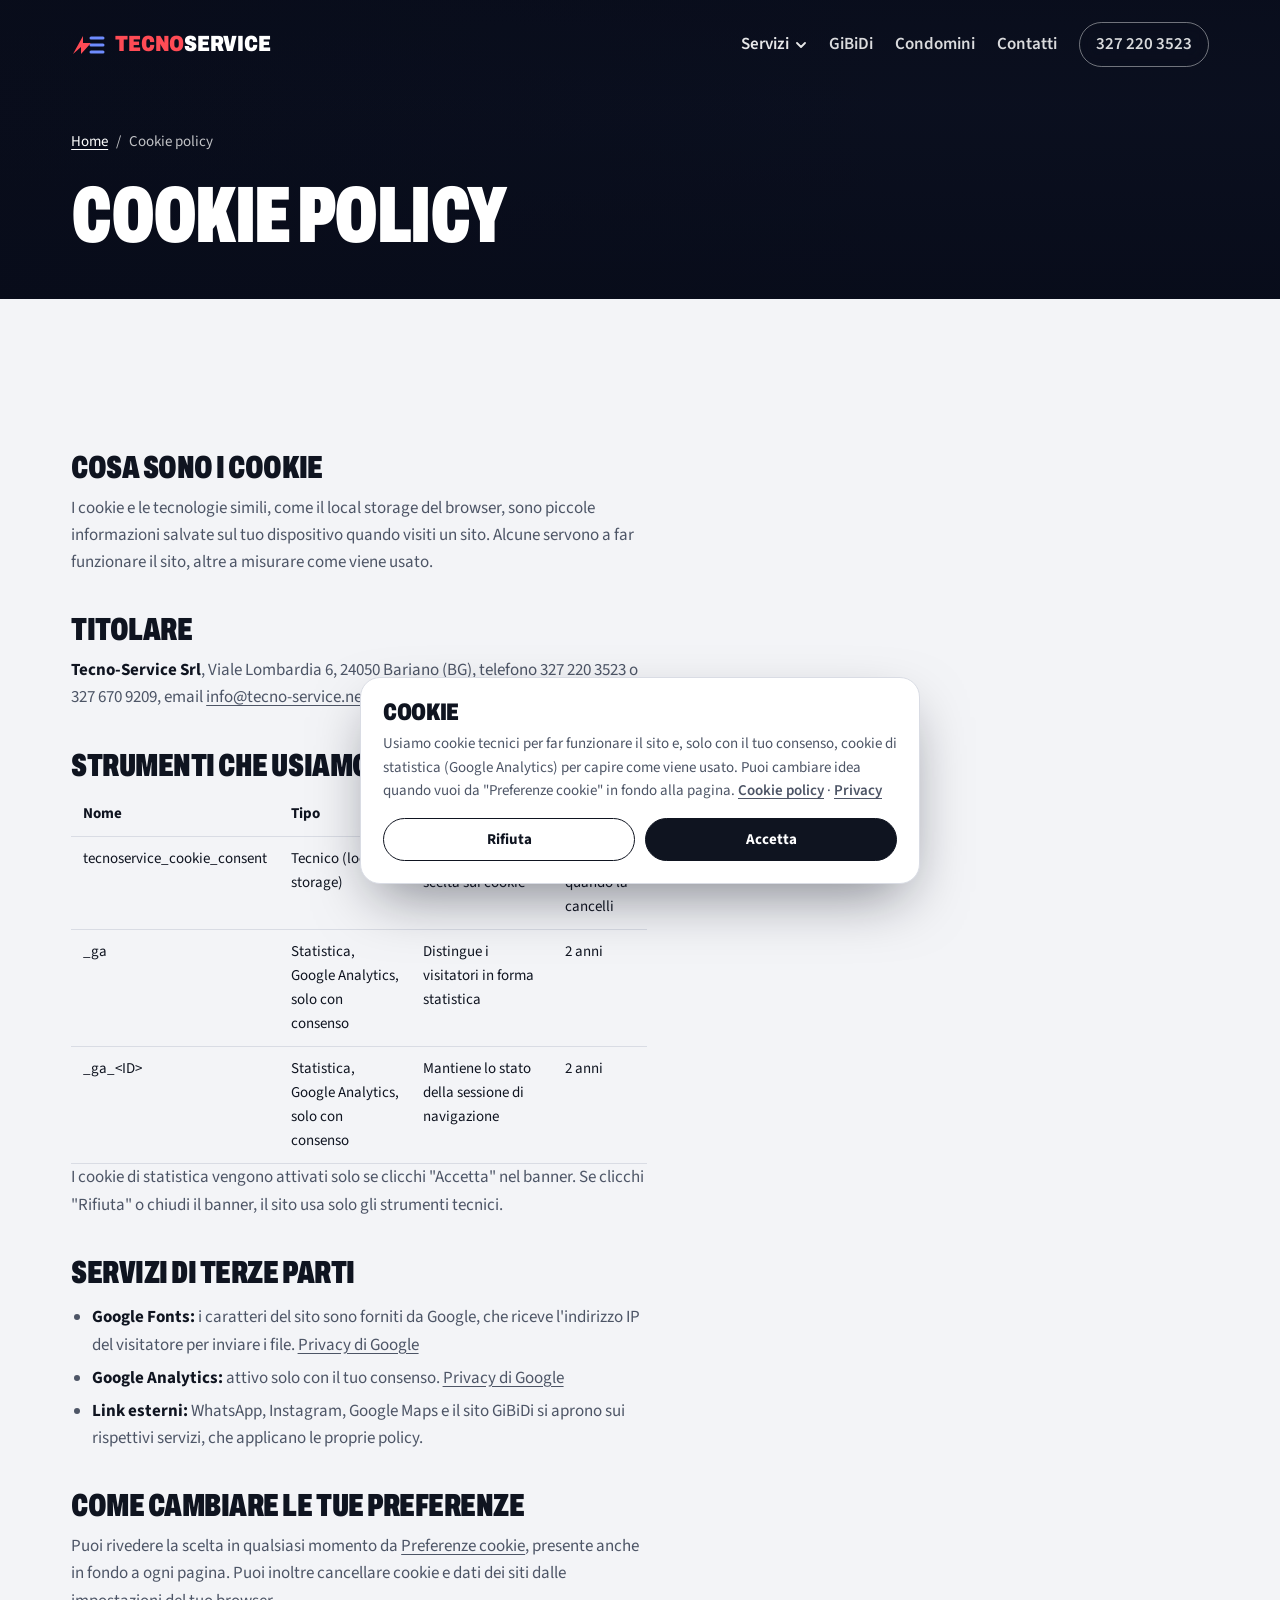
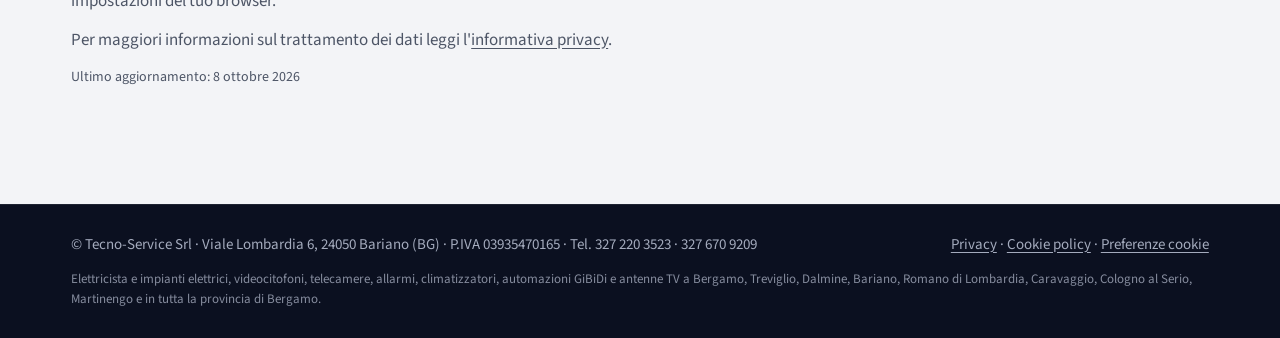
<file: cookie.html>
<!doctype html>
<html lang="it">
<head>
<meta charset="utf-8">
<meta name="robots" content="noindex, follow">
<meta name="viewport" content="width=device-width, initial-scale=1, viewport-fit=cover">
<title>Cookie policy | Tecno-Service</title>
<link rel="canonical" href="https://www.tecno-service.net/cookie.html">
<meta name="description" content="Cookie e strumenti di tracciamento usati sul sito di Tecno-Service Srl.">
<link rel="stylesheet" href="https://fonts.googleapis.com/css2?family=Archivo:wdth,wght@62..125,400..900&family=Source+Sans+3:wght@400;600;700&display=swap">
<link rel="stylesheet" href="site.css">
</head>
<body>
<header class="hero legal">
  <nav class="nav" aria-label="Principale">
    <div class="wrap">
      <a class="brand" href="index.html"><svg viewBox="0 0 34 22" aria-hidden="true"><path d="M2 20 L12 2 L12 9 L20 9 L10 20 L10 13 Z" fill="#ff4b55"/><path d="M20 4 H32 M20 11 H32 M20 18 H32" stroke="#6f8cff" stroke-width="3" stroke-linecap="round"/></svg><span><span class="t">Tecno</span>Service</span></a>
      <div class="nav-links">
        <details class="dd"><summary>Servizi<svg viewBox="0 0 12 12" aria-hidden="true"><path d="M2 4l4 4 4-4" fill="none" stroke="currentColor" stroke-width="1.8" stroke-linecap="round" stroke-linejoin="round"/></svg></summary><div class="dd-menu"><a href="videocitofoni-bergamo.html">Citofoni e videocitofoni</a><a href="videosorveglianza-bergamo.html">Telecamere e videosorveglianza</a><a href="allarmi-antifurto-bergamo.html">Allarmi e antifurto</a><a href="climatizzatori-bergamo.html">Climatizzatori</a><a href="automazioni-gibidi-bergamo.html">Automazioni GiBiDi</a><a href="antennista-bergamo.html">Antennista TV e SAT</a><a href="impianti-elettrici-bergamo.html">Impianti elettrici</a><a href="serrature-elettriche-bergamo.html">Serrature elettriche</a><a href="assistenza-h24-bergamo.html">Assistenza H24</a><a class="dd-all" href="index.html#servizi">Tutti i servizi</a></div></details>
        <a href="index.html#gibidi">GiBiDi</a>
        <a href="index.html#condomini">Condomini</a>
        <a href="#contatti">Contatti</a>
        <a class="pill" href="tel:+393272203523">327 220 3523</a>
      </div>
    </div>
  </nav>
  <div class="wrap hero-body">
    <p class="crumbs"><a href="index.html">Home</a><span aria-hidden="true">/</span><span>Cookie policy</span></p>
    <h1>Cookie policy</h1>
  </div>
</header>

<main>
  <section>
    <div class="wrap legal-body">
      
<h2>Cosa sono i cookie</h2>
<p>I cookie e le tecnologie simili, come il local storage del browser, sono piccole informazioni salvate sul tuo dispositivo quando visiti un sito. Alcune servono a far funzionare il sito, altre a misurare come viene usato.</p>

<h2>Titolare</h2>
<p><strong>Tecno-Service Srl</strong>, Viale Lombardia 6, 24050 Bariano (BG), telefono 327 220 3523 o 327 670 9209, email <a href="mailto:info@tecno-service.net">info@tecno-service.net</a>, P.IVA e C.F. 03935470165.</p>

<h2>Strumenti che usiamo</h2>
<div class="tbl"><table>
  <thead><tr><th>Nome</th><th>Tipo</th><th>Finalità</th><th>Durata</th></tr></thead>
  <tbody>
    <tr><td>tecnoservice_cookie_consent</td><td>Tecnico (local storage)</td><td>Ricorda la tua scelta sui cookie</td><td>Fino a quando la cancelli</td></tr>
    <tr><td>_ga</td><td>Statistica, Google Analytics, solo con consenso</td><td>Distingue i visitatori in forma statistica</td><td>2 anni</td></tr>
    <tr><td>_ga_&lt;ID&gt;</td><td>Statistica, Google Analytics, solo con consenso</td><td>Mantiene lo stato della sessione di navigazione</td><td>2 anni</td></tr>
  </tbody>
</table></div>
<p>I cookie di statistica vengono attivati solo se clicchi "Accetta" nel banner. Se clicchi "Rifiuta" o chiudi il banner, il sito usa solo gli strumenti tecnici.</p>

<h2>Servizi di terze parti</h2>
<ul>
  <li><strong>Google Fonts:</strong> i caratteri del sito sono forniti da Google, che riceve l'indirizzo IP del visitatore per inviare i file. <a href="https://policies.google.com/privacy" target="_blank" rel="noopener">Privacy di Google</a></li>
  <li><strong>Google Analytics:</strong> attivo solo con il tuo consenso. <a href="https://policies.google.com/privacy" target="_blank" rel="noopener">Privacy di Google</a></li>
  <li><strong>Link esterni:</strong> WhatsApp, Instagram, Google Maps e il sito GiBiDi si aprono sui rispettivi servizi, che applicano le proprie policy.</li>
</ul>

<h2>Come cambiare le tue preferenze</h2>
<p>Puoi rivedere la scelta in qualsiasi momento da <a href="#" data-cookie-prefs>Preferenze cookie</a>, presente anche in fondo a ogni pagina. Puoi inoltre cancellare cookie e dati dei siti dalle impostazioni del tuo browser.</p>

<p>Per maggiori informazioni sul trattamento dei dati leggi l'<a href="privacy.html">informativa privacy</a>.</p>

      <p class="updated">Ultimo aggiornamento: 8 ottobre 2026</p>
    </div>
  </section>
</main>

<footer>
  <div class="wrap">
    <span>© Tecno-Service Srl · Viale Lombardia 6, 24050 Bariano (BG) · P.IVA 03935470165 · Tel. 327 220 3523 · 327 670 9209</span>
    <span class="legal-links"><a href="privacy.html">Privacy</a> · <a href="cookie.html">Cookie policy</a> · <a href="#" data-cookie-prefs>Preferenze cookie</a></span>
    <span class="areas">Elettricista e impianti elettrici, videocitofoni, telecamere, allarmi, climatizzatori, automazioni GiBiDi e antenne TV a Bergamo, Treviglio, Dalmine, Bariano, Romano di Lombardia, Caravaggio, Cologno al Serio, Martinengo e in tutta la provincia di Bergamo.</span>
  </div>
</footer>

<script>(function(){document.addEventListener("click",function(e){document.querySelectorAll("details.dd[open]").forEach(function(d){if(!d.contains(e.target))d.removeAttribute("open")})});document.addEventListener("keydown",function(e){if(e.key==="Escape")document.querySelectorAll("details.dd[open]").forEach(function(d){d.removeAttribute("open")})})})();</script>
<script id="cookie-consent">
(function () {
  var KEY = "tecnoservice_cookie_consent";
  var GA_ID = "G-MYM8SLKXET";
  function read() { try { return JSON.parse(localStorage.getItem(KEY) || "null"); } catch (e) { return null; } }
  function save(v) { try { localStorage.setItem(KEY, JSON.stringify(v)); } catch (e) {} }
  function loadAnalytics() {
    if (!GA_ID || window.__gaLoaded) return;
    window.__gaLoaded = true;
    var s = document.createElement("script"); s.async = true;
    s.src = "https://www.googletagmanager.com/gtag/js?id=" + GA_ID; document.head.appendChild(s);
    window.dataLayer = window.dataLayer || [];
    window.gtag = function () { dataLayer.push(arguments); };
    gtag("js", new Date()); gtag("config", GA_ID, { anonymize_ip: true });
  }
  var css = document.createElement("style");
  css.textContent =
    ".ck{position:fixed;left:16px;right:16px;bottom:calc(16px + env(safe-area-inset-bottom,0px));z-index:60;max-width:560px;margin-inline:auto;padding:22px;border-radius:20px;background:var(--surface,#fff);color:var(--ink,#0f1420);border:1px solid var(--line,#d9dce4);box-shadow:0 24px 60px -16px rgb(8 12 26/.5);font:400 .9375rem/1.55 'Source Sans 3',system-ui,sans-serif}" +
    ".ck h2{font-family:Archivo,'Arial Narrow',sans-serif;font-weight:900;font-stretch:72%;text-transform:uppercase;font-size:1.5rem;line-height:1;margin:0 0 8px}" +
    ".ck p{margin:0;color:var(--ink-2,#4d5566)} .ck a{color:inherit;font-weight:600}" +
    ".ck-actions{display:flex;flex-wrap:wrap;gap:10px;margin-top:16px}" +
    ".ck-actions button{flex:1 1 140px;padding:13px 18px;border-radius:999px;font:700 .9375rem/1 'Source Sans 3',system-ui,sans-serif;cursor:pointer;border:1.5px solid var(--ink,#0f1420);background:transparent;color:var(--ink,#0f1420);transition:transform 160ms cubic-bezier(.16,1,.3,1)}" +
    ".ck-actions button:active{transform:scale(.97)}" +
    ".ck-actions .ck-yes{background:var(--ink,#0f1420);color:var(--surface,#fff)}" +
    ".ck-actions button:focus-visible{outline:3px solid var(--red,#d8232f);outline-offset:3px}" +
    "@media (max-width:640px){.ck{bottom:calc(84px + env(safe-area-inset-bottom,0px))}}";
  document.head.appendChild(css);
  function show() {
    if (document.querySelector(".ck")) return;
    var b = document.createElement("div");
    b.className = "ck"; b.setAttribute("role", "dialog"); b.setAttribute("aria-live", "polite"); b.setAttribute("aria-label", "Preferenze cookie");
    b.innerHTML = '<h2>Cookie</h2><p>Usiamo cookie tecnici per far funzionare il sito e, solo con il tuo consenso, cookie di statistica (Google Analytics) per capire come viene usato. Puoi cambiare idea quando vuoi da "Preferenze cookie" in fondo alla pagina. <a href="cookie.html">Cookie policy</a> · <a href="privacy.html">Privacy</a></p><div class="ck-actions"><button type="button" class="ck-no">Rifiuta</button><button type="button" class="ck-yes">Accetta</button></div>';
    document.body.appendChild(b);
    b.querySelector(".ck-no").addEventListener("click", function () { save({ analytics: false, date: new Date().toISOString() }); b.remove(); });
    b.querySelector(".ck-yes").addEventListener("click", function () { save({ analytics: true, date: new Date().toISOString() }); b.remove(); loadAnalytics(); });
  }
  var c = read();
  if (!c) show(); else if (c.analytics) loadAnalytics();
  document.addEventListener("click", function (e) {
    var t = e.target.closest && e.target.closest("[data-cookie-prefs]");
    if (t) { e.preventDefault(); show(); }
  });
})();
</script>
</body>
</html>
</file>
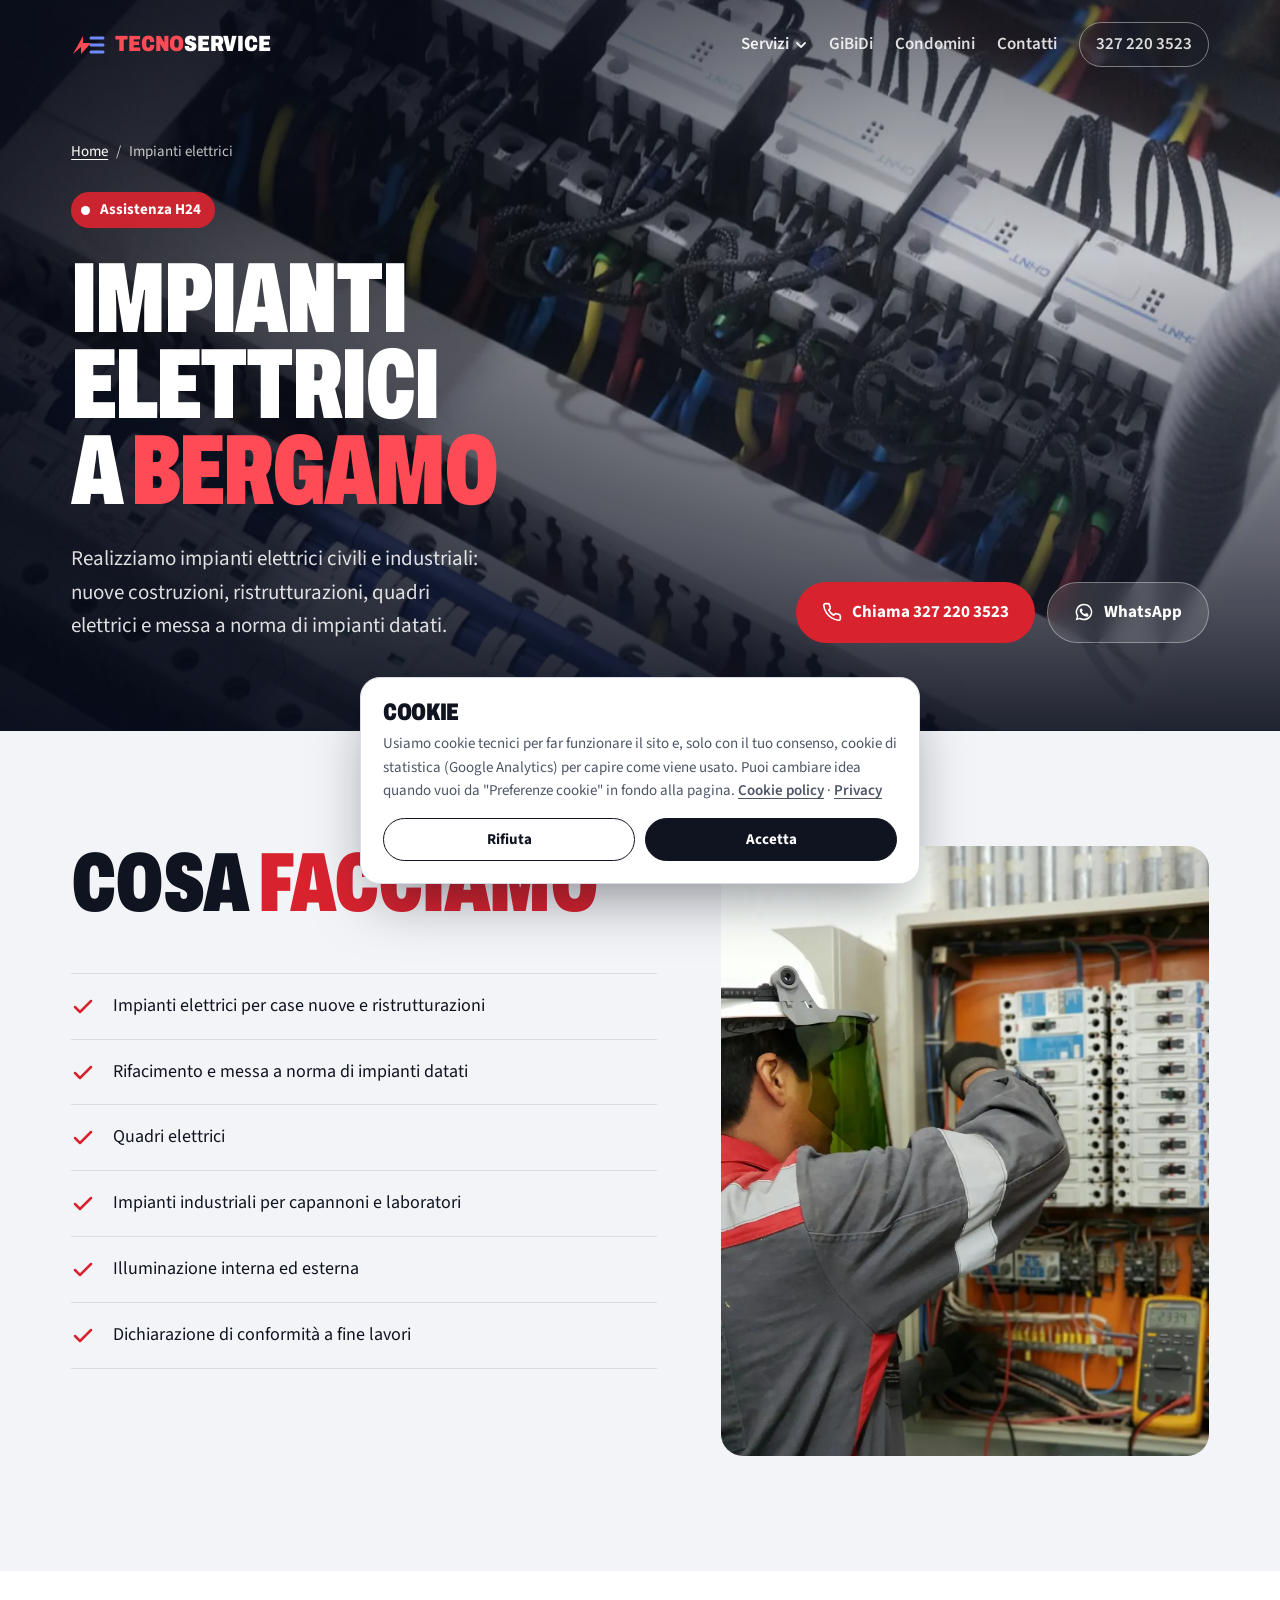
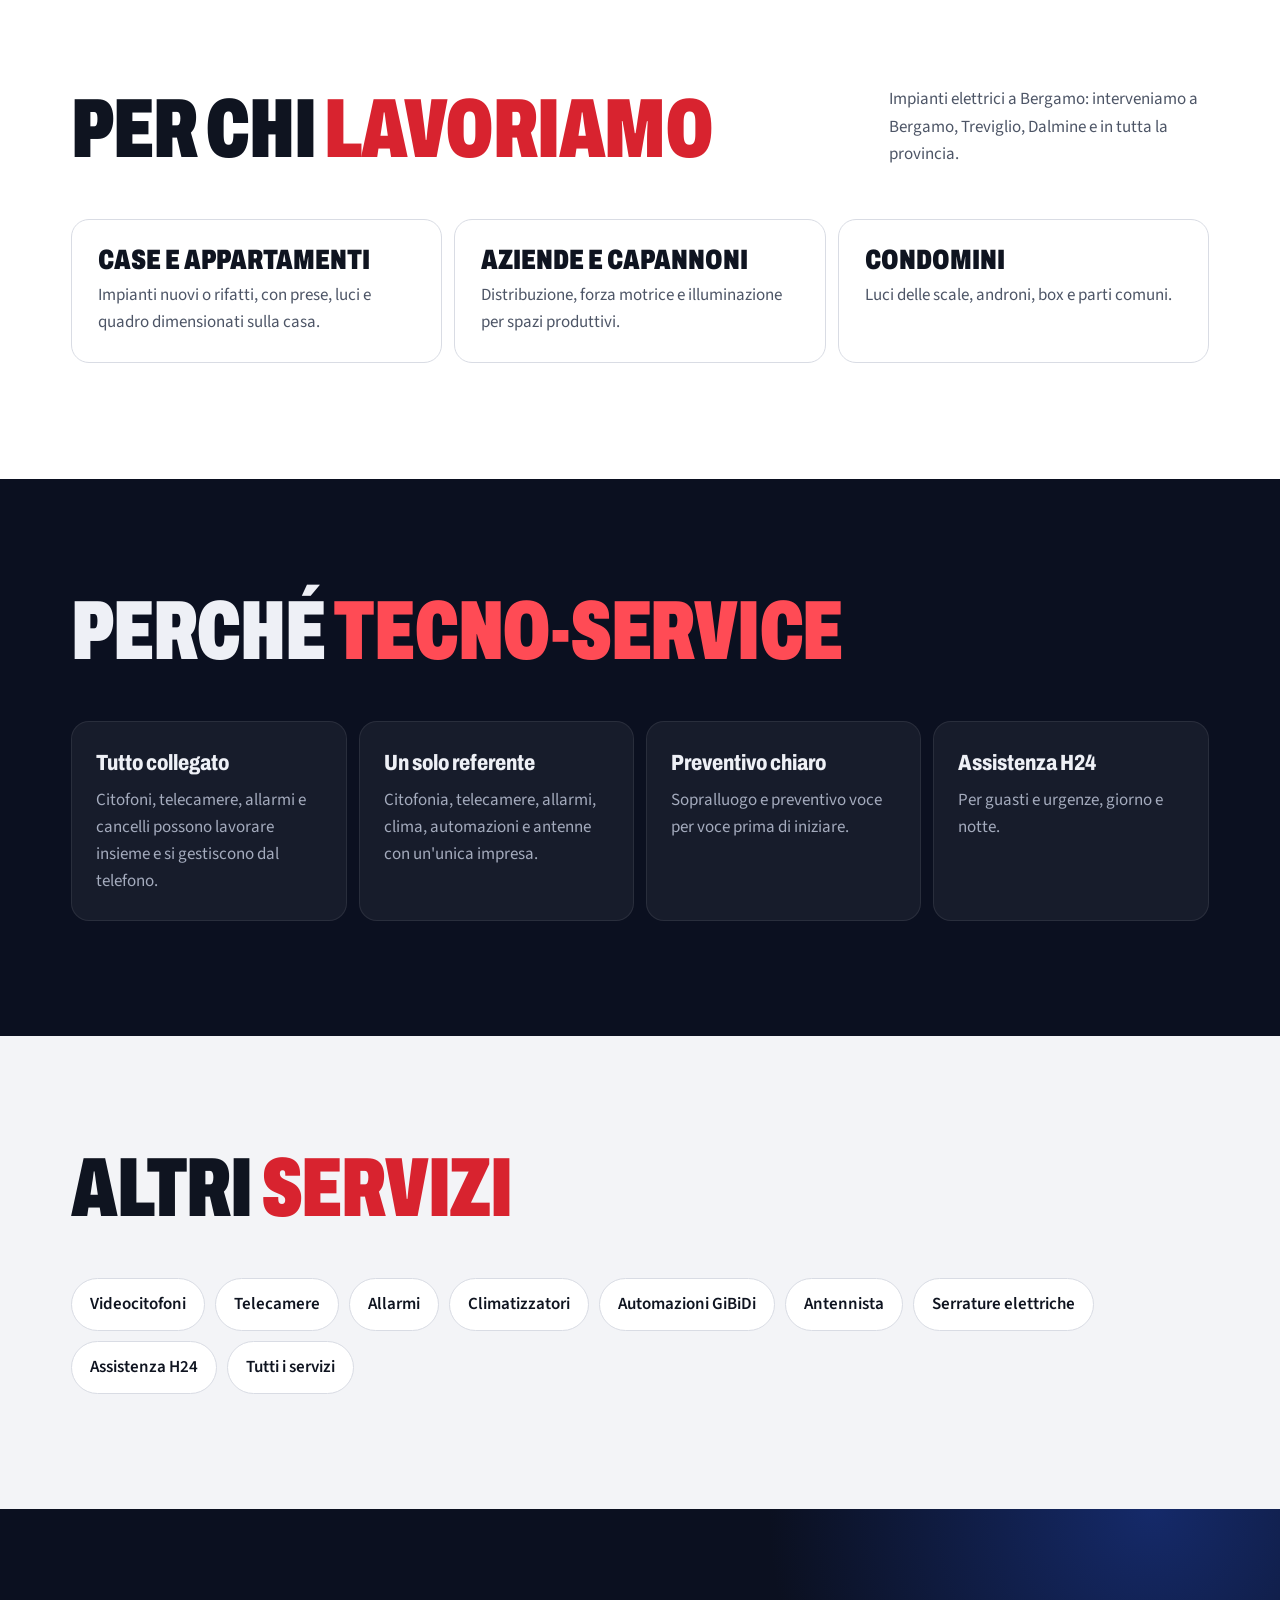
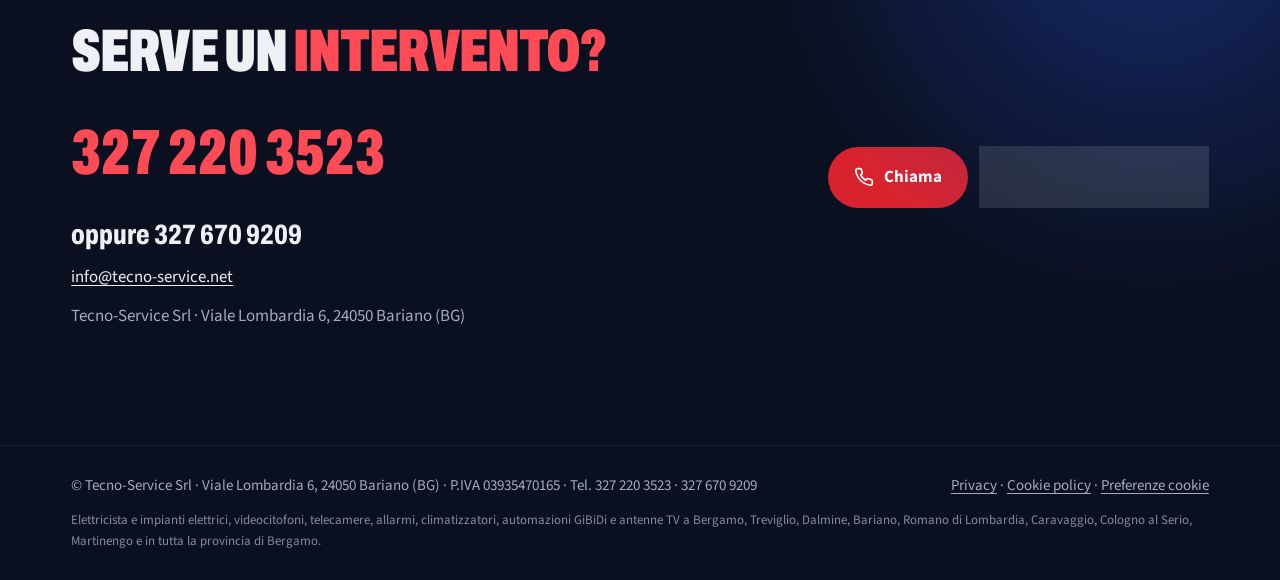
<file: impianti-elettrici-bergamo.html>
<!doctype html>
<html lang="it">
<head>
<meta charset="utf-8">
<meta name="viewport" content="width=device-width, initial-scale=1, viewport-fit=cover">
<title>Elettricista a Bergamo, Treviglio e Dalmine: impianti elettrici | Tecno-Service</title>
<link rel="canonical" href="https://www.tecno-service.net/impianti-elettrici-bergamo.html">
<meta name="description" content="Impianti elettrici civili e industriali a Bergamo, Treviglio, Dalmine e provincia: nuovi impianti, rifacimenti, quadri e messa a norma. Chiama 327 220 3523.">
<link rel="stylesheet" href="https://fonts.googleapis.com/css2?family=Archivo:wdth,wght@62..125,400..900&family=Source+Sans+3:wght@400;600;700&display=swap">
<link rel="stylesheet" href="site.css">
<script type="application/ld+json">{"@context": "https://schema.org", "@type": "Service", "name": "Impianti elettrici civili e industriali", "serviceType": "Impianti elettrici civili e industriali", "description": "Impianti elettrici civili e industriali a Bergamo, Treviglio, Dalmine e provincia: nuovi impianti, rifacimenti, quadri e messa a norma. Chiama 327 220 3523.", "provider": {"@type": "Electrician", "name": "Tecno-Service Srl", "telephone": "+39 327 220 3523", "email": "info@tecno-service.net", "vatID": "IT03935470165", "url": "https://www.tecno-service.net/", "address": {"@type": "PostalAddress", "streetAddress": "Viale Lombardia 6", "postalCode": "24050", "addressLocality": "Bariano", "addressRegion": "BG", "addressCountry": "IT"}}, "areaServed": [{"@type": "City", "name": "Bergamo"}, {"@type": "City", "name": "Treviglio"}, {"@type": "City", "name": "Dalmine"}, {"@type": "City", "name": "Bariano"}, {"@type": "City", "name": "Romano di Lombardia"}, {"@type": "City", "name": "Caravaggio"}, {"@type": "City", "name": "Cologno al Serio"}, {"@type": "City", "name": "Martinengo"}, {"@type": "AdministrativeArea", "name": "Provincia di Bergamo"}]}</script>
</head>
<body>
<header class="hero sub">
  <img src="s-impianti.webp" alt="" fetchpriority="high" style="object-position: 50% 50%">
  <nav class="nav" aria-label="Principale">
    <div class="wrap">
      <a class="brand" href="index.html"><svg viewBox="0 0 34 22" aria-hidden="true"><path d="M2 20 L12 2 L12 9 L20 9 L10 20 L10 13 Z" fill="#ff4b55"/><path d="M20 4 H32 M20 11 H32 M20 18 H32" stroke="#6f8cff" stroke-width="3" stroke-linecap="round"/></svg><span><span class="t">Tecno</span>Service</span></a>
      <div class="nav-links">
        <details class="dd"><summary>Servizi<svg viewBox="0 0 12 12" aria-hidden="true"><path d="M2 4l4 4 4-4" fill="none" stroke="currentColor" stroke-width="1.8" stroke-linecap="round" stroke-linejoin="round"/></svg></summary><div class="dd-menu"><a href="videocitofoni-bergamo.html">Citofoni e videocitofoni</a><a href="videosorveglianza-bergamo.html">Telecamere e videosorveglianza</a><a href="allarmi-antifurto-bergamo.html">Allarmi e antifurto</a><a href="climatizzatori-bergamo.html">Climatizzatori</a><a href="automazioni-gibidi-bergamo.html">Automazioni GiBiDi</a><a href="antennista-bergamo.html">Antennista TV e SAT</a><a href="impianti-elettrici-bergamo.html" aria-current="page">Impianti elettrici</a><a href="serrature-elettriche-bergamo.html">Serrature elettriche</a><a href="assistenza-h24-bergamo.html">Assistenza H24</a><a class="dd-all" href="index.html#servizi">Tutti i servizi</a></div></details>
        <a href="index.html#gibidi">GiBiDi</a>
        <a href="index.html#condomini">Condomini</a>
        <a href="#contatti">Contatti</a>
        <a class="pill" href="tel:+393272203523">327 220 3523</a>
      </div>
    </div>
  </nav>
  <div class="wrap hero-body">
    <p class="crumbs"><a href="index.html">Home</a><span aria-hidden="true">/</span><span>Impianti elettrici</span></p>
    <span class="h24"><i aria-hidden="true"></i>Assistenza H24</span>
    <h1>Impianti elettrici a <span>Bergamo</span></h1>
    <div class="hero-row">
      <p class="lead">Realizziamo impianti elettrici civili e industriali: nuove costruzioni, ristrutturazioni, quadri elettrici e messa a norma di impianti datati.</p>
      <div class="actions">
        <a class="btn primary" href="tel:+393272203523"><svg viewBox="0 0 24 24" fill="none" stroke="currentColor" stroke-width="2" stroke-linecap="round" stroke-linejoin="round" aria-hidden="true"><path d="M22 16.9v3a2 2 0 0 1-2.2 2 19.8 19.8 0 0 1-8.6-3.1 19.5 19.5 0 0 1-6-6A19.8 19.8 0 0 1 2.1 4.2 2 2 0 0 1 4.1 2h3a2 2 0 0 1 2 1.7c.1.9.4 1.8.7 2.7a2 2 0 0 1-.5 2.1L8 9.8a16 16 0 0 0 6 6l1.3-1.3a2 2 0 0 1 2.1-.4c.9.3 1.8.6 2.7.7a2 2 0 0 1 1.7 2z"/></svg>Chiama 327 220 3523</a>
        <a class="btn glass" href="https://wa.me/393272203523" target="_blank" rel="noopener"><svg viewBox="0 0 24 24" fill="currentColor" aria-hidden="true"><path d="M12 2a10 10 0 0 0-8.6 15.1L2 22l5-1.3A10 10 0 1 0 12 2zm0 18.2a8.2 8.2 0 0 1-4.2-1.2l-.3-.2-3 .8.8-2.9-.2-.3A8.2 8.2 0 1 1 12 20.2zm4.5-6.1c-.2-.1-1.5-.7-1.7-.8-.2-.1-.4-.1-.6.1l-.8 1c-.1.2-.3.2-.5.1a6.7 6.7 0 0 1-3.3-2.9c-.2-.4.2-.4.7-1.3.1-.2 0-.3 0-.4l-.8-1.8c-.2-.5-.4-.4-.6-.4h-.5a1 1 0 0 0-.7.3 3 3 0 0 0-.9 2.2 5.2 5.2 0 0 0 1.1 2.7 11.8 11.8 0 0 0 4.5 4c1.7.7 2.3.8 3.1.7.5-.1 1.5-.6 1.7-1.2.2-.6.2-1.1.2-1.2-.1-.1-.3-.2-.5-.3z"/></svg>WhatsApp</a>
      </div>
    </div>
  </div>
</header>

<main>
  <section>
    <div class="wrap intro-grid">
      <div>
        <div class="head"><h2>Cosa <em>facciamo</em></h2></div>
        <ul class="svc-list"><li><svg viewBox="0 0 24 24" fill="none" stroke="currentColor" stroke-width="2.5" stroke-linecap="round" stroke-linejoin="round" aria-hidden="true"><path d="M20 6 9 17l-5-5"/></svg><span>Impianti elettrici per case nuove e ristrutturazioni</span></li><li><svg viewBox="0 0 24 24" fill="none" stroke="currentColor" stroke-width="2.5" stroke-linecap="round" stroke-linejoin="round" aria-hidden="true"><path d="M20 6 9 17l-5-5"/></svg><span>Rifacimento e messa a norma di impianti datati</span></li><li><svg viewBox="0 0 24 24" fill="none" stroke="currentColor" stroke-width="2.5" stroke-linecap="round" stroke-linejoin="round" aria-hidden="true"><path d="M20 6 9 17l-5-5"/></svg><span>Quadri elettrici</span></li><li><svg viewBox="0 0 24 24" fill="none" stroke="currentColor" stroke-width="2.5" stroke-linecap="round" stroke-linejoin="round" aria-hidden="true"><path d="M20 6 9 17l-5-5"/></svg><span>Impianti industriali per capannoni e laboratori</span></li><li><svg viewBox="0 0 24 24" fill="none" stroke="currentColor" stroke-width="2.5" stroke-linecap="round" stroke-linejoin="round" aria-hidden="true"><path d="M20 6 9 17l-5-5"/></svg><span>Illuminazione interna ed esterna</span></li><li><svg viewBox="0 0 24 24" fill="none" stroke="currentColor" stroke-width="2.5" stroke-linecap="round" stroke-linejoin="round" aria-hidden="true"><path d="M20 6 9 17l-5-5"/></svg><span>Dichiarazione di conformità a fine lavori</span></li></ul>
      </div>
      <img src="p-impianti.webp" alt="" loading="lazy">
    </div>
  </section>

  <section class="process">
    <div class="wrap">
      <div class="head"><h2>Per chi <em>lavoriamo</em></h2><p>Impianti elettrici a Bergamo: interveniamo a Bergamo, Treviglio, Dalmine e in tutta la provincia.</p></div>
      <div class="who"><article><h3>Case e appartamenti</h3><p>Impianti nuovi o rifatti, con prese, luci e quadro dimensionati sulla casa.</p></article><article><h3>Aziende e capannoni</h3><p>Distribuzione, forza motrice e illuminazione per spazi produttivi.</p></article><article><h3>Condomini</h3><p>Luci delle scale, androni, box e parti comuni.</p></article></div>
    </div>
  </section>

  <section class="why">
    <div class="wrap">
      <div class="head"><h2>Perché <em>Tecno-Service</em></h2></div>
      <div class="why-grid">
        <div><strong>Tutto collegato</strong><span>Citofoni, telecamere, allarmi e cancelli possono lavorare insieme e si gestiscono dal telefono.</span></div>
        <div><strong>Un solo referente</strong><span>Citofonia, telecamere, allarmi, clima, automazioni e antenne con un'unica impresa.</span></div>
        <div><strong>Preventivo chiaro</strong><span>Sopralluogo e preventivo voce per voce prima di iniziare.</span></div>
        <div><strong>Assistenza H24</strong><span>Per guasti e urgenze, giorno e notte.</span></div>
      </div>
    </div>
  </section>

  <section>
    <div class="wrap">
      <div class="head"><h2>Altri <em>servizi</em></h2></div>
      <nav class="others" aria-label="Altri servizi"><a href="videocitofoni-bergamo.html">Videocitofoni</a><a href="videosorveglianza-bergamo.html">Telecamere</a><a href="allarmi-antifurto-bergamo.html">Allarmi</a><a href="climatizzatori-bergamo.html">Climatizzatori</a><a href="automazioni-gibidi-bergamo.html">Automazioni GiBiDi</a><a href="antennista-bergamo.html">Antennista</a><a href="serrature-elettriche-bergamo.html">Serrature elettriche</a><a href="assistenza-h24-bergamo.html">Assistenza H24</a><a href="index.html#servizi">Tutti i servizi</a></nav>
    </div>
  </section>

  <section id="contatti" class="contact cta-band">
    <div class="wrap">
      <div>
        <h2>Serve un <em>intervento?</em></h2>
        <a class="num" href="tel:+393272203523" style="user-select:all">327 220 3523</a>
        <p class="alt-num">oppure <a href="tel:+393276709209" style="user-select:all">327 670 9209</a></p>
        <p class="mail-line"><a href="mailto:info@tecno-service.net">info@tecno-service.net</a></p>
        <p class="soft" style="margin-top:12px">Tecno-Service Srl · Viale Lombardia 6, 24050 Bariano (BG)</p>
      </div>
      <div class="actions">
        <a class="btn primary" href="tel:+393272203523"><svg viewBox="0 0 24 24" fill="none" stroke="currentColor" stroke-width="2" stroke-linecap="round" stroke-linejoin="round" aria-hidden="true"><path d="M22 16.9v3a2 2 0 0 1-2.2 2 19.8 19.8 0 0 1-8.6-3.1 19.5 19.5 0 0 1-6-6A19.8 19.8 0 0 1 2.1 4.2 2 2 0 0 1 4.1 2h3a2 2 0 0 1 2 1.7c.1.9.4 1.8.7 2.7a2 2 0 0 1-.5 2.1L8 9.8a16 16 0 0 0 6 6l1.3-1.3a2 2 0 0 1 2.1-.4c.9.3 1.8.6 2.7.7a2 2 0 0 1 1.7 2z"/></svg>Chiama</a>
        <a class="btn glass" href="https://wa.me/393272203523" target="_blank" rel="noopener"><svg viewBox="0 0 24 24" fill="currentColor" aria-hidden="true"><path d="M12 2a10 10 0 0 0-8.6 15.1L2 22l5-1.3A10 10 0 1 0 12 2zm0 18.2a8.2 8.2 0 0 1-4.2-1.2l-.3-.2-3 .8.8-2.9-.2-.3A8.2 8.2 0 1 1 12 20.2zm4.5-6.1c-.2-.1-1.5-.7-1.7-.8-.2-.1-.4-.1-.6.1l-.8 1c-.1.2-.3.2-.5.1a6.7 6.7 0 0 1-3.3-2.9c-.2-.4.2-.4.7-1.3.1-.2 0-.3 0-.4l-.8-1.8c-.2-.5-.4-.4-.6-.4h-.5a1 1 0 0 0-.7.3 3 3 0 0 0-.9 2.2 5.2 5.2 0 0 0 1.1 2.7 11.8 11.8 0 0 0 4.5 4c1.7.7 2.3.8 3.1.7.5-.1 1.5-.6 1.7-1.2.2-.6.2-1.1.2-1.2-.1-.1-.3-.2-.5-.3z"/></svg>Scrivi su WhatsApp</a>
      </div>
    </div>
  </section>
</main>

<footer>
  <div class="wrap">
    <span>© Tecno-Service Srl · Viale Lombardia 6, 24050 Bariano (BG) · P.IVA 03935470165 · Tel. 327 220 3523 · 327 670 9209</span>
    <span class="legal-links"><a href="privacy.html">Privacy</a> · <a href="cookie.html">Cookie policy</a> · <a href="#" data-cookie-prefs>Preferenze cookie</a></span>
    <span class="areas">Elettricista e impianti elettrici, videocitofoni, telecamere, allarmi, climatizzatori, automazioni GiBiDi e antenne TV a Bergamo, Treviglio, Dalmine, Bariano, Romano di Lombardia, Caravaggio, Cologno al Serio, Martinengo e in tutta la provincia di Bergamo.</span>
  </div>
</footer>

<div class="sticky-cta"><a class="btn primary" href="tel:+393272203523"><svg viewBox="0 0 24 24" fill="none" stroke="currentColor" stroke-width="2" stroke-linecap="round" stroke-linejoin="round" aria-hidden="true"><path d="M22 16.9v3a2 2 0 0 1-2.2 2 19.8 19.8 0 0 1-8.6-3.1 19.5 19.5 0 0 1-6-6A19.8 19.8 0 0 1 2.1 4.2 2 2 0 0 1 4.1 2h3a2 2 0 0 1 2 1.7c.1.9.4 1.8.7 2.7a2 2 0 0 1-.5 2.1L8 9.8a16 16 0 0 0 6 6l1.3-1.3a2 2 0 0 1 2.1-.4c.9.3 1.8.6 2.7.7a2 2 0 0 1 1.7 2z"/></svg>Chiama</a><a class="btn wa-solid" href="https://wa.me/393272203523" target="_blank" rel="noopener"><svg viewBox="0 0 24 24" fill="currentColor" aria-hidden="true"><path d="M12 2a10 10 0 0 0-8.6 15.1L2 22l5-1.3A10 10 0 1 0 12 2zm0 18.2a8.2 8.2 0 0 1-4.2-1.2l-.3-.2-3 .8.8-2.9-.2-.3A8.2 8.2 0 1 1 12 20.2zm4.5-6.1c-.2-.1-1.5-.7-1.7-.8-.2-.1-.4-.1-.6.1l-.8 1c-.1.2-.3.2-.5.1a6.7 6.7 0 0 1-3.3-2.9c-.2-.4.2-.4.7-1.3.1-.2 0-.3 0-.4l-.8-1.8c-.2-.5-.4-.4-.6-.4h-.5a1 1 0 0 0-.7.3 3 3 0 0 0-.9 2.2 5.2 5.2 0 0 0 1.1 2.7 11.8 11.8 0 0 0 4.5 4c1.7.7 2.3.8 3.1.7.5-.1 1.5-.6 1.7-1.2.2-.6.2-1.1.2-1.2-.1-.1-.3-.2-.5-.3z"/></svg>WhatsApp</a></div>
<script>(function(){document.addEventListener("click",function(e){document.querySelectorAll("details.dd[open]").forEach(function(d){if(!d.contains(e.target))d.removeAttribute("open")})});document.addEventListener("keydown",function(e){if(e.key==="Escape")document.querySelectorAll("details.dd[open]").forEach(function(d){d.removeAttribute("open")})})})();</script>
<script id="cookie-consent">
(function () {
  var KEY = "tecnoservice_cookie_consent";
  var GA_ID = "G-MYM8SLKXET";
  function read() { try { return JSON.parse(localStorage.getItem(KEY) || "null"); } catch (e) { return null; } }
  function save(v) { try { localStorage.setItem(KEY, JSON.stringify(v)); } catch (e) {} }
  function loadAnalytics() {
    if (!GA_ID || window.__gaLoaded) return;
    window.__gaLoaded = true;
    var s = document.createElement("script"); s.async = true;
    s.src = "https://www.googletagmanager.com/gtag/js?id=" + GA_ID; document.head.appendChild(s);
    window.dataLayer = window.dataLayer || [];
    window.gtag = function () { dataLayer.push(arguments); };
    gtag("js", new Date()); gtag("config", GA_ID, { anonymize_ip: true });
  }
  var css = document.createElement("style");
  css.textContent =
    ".ck{position:fixed;left:16px;right:16px;bottom:calc(16px + env(safe-area-inset-bottom,0px));z-index:60;max-width:560px;margin-inline:auto;padding:22px;border-radius:20px;background:var(--surface,#fff);color:var(--ink,#0f1420);border:1px solid var(--line,#d9dce4);box-shadow:0 24px 60px -16px rgb(8 12 26/.5);font:400 .9375rem/1.55 'Source Sans 3',system-ui,sans-serif}" +
    ".ck h2{font-family:Archivo,'Arial Narrow',sans-serif;font-weight:900;font-stretch:72%;text-transform:uppercase;font-size:1.5rem;line-height:1;margin:0 0 8px}" +
    ".ck p{margin:0;color:var(--ink-2,#4d5566)} .ck a{color:inherit;font-weight:600}" +
    ".ck-actions{display:flex;flex-wrap:wrap;gap:10px;margin-top:16px}" +
    ".ck-actions button{flex:1 1 140px;padding:13px 18px;border-radius:999px;font:700 .9375rem/1 'Source Sans 3',system-ui,sans-serif;cursor:pointer;border:1.5px solid var(--ink,#0f1420);background:transparent;color:var(--ink,#0f1420);transition:transform 160ms cubic-bezier(.16,1,.3,1)}" +
    ".ck-actions button:active{transform:scale(.97)}" +
    ".ck-actions .ck-yes{background:var(--ink,#0f1420);color:var(--surface,#fff)}" +
    ".ck-actions button:focus-visible{outline:3px solid var(--red,#d8232f);outline-offset:3px}" +
    "@media (max-width:640px){.ck{bottom:calc(84px + env(safe-area-inset-bottom,0px))}}";
  document.head.appendChild(css);
  function show() {
    if (document.querySelector(".ck")) return;
    var b = document.createElement("div");
    b.className = "ck"; b.setAttribute("role", "dialog"); b.setAttribute("aria-live", "polite"); b.setAttribute("aria-label", "Preferenze cookie");
    b.innerHTML = '<h2>Cookie</h2><p>Usiamo cookie tecnici per far funzionare il sito e, solo con il tuo consenso, cookie di statistica (Google Analytics) per capire come viene usato. Puoi cambiare idea quando vuoi da "Preferenze cookie" in fondo alla pagina. <a href="cookie.html">Cookie policy</a> · <a href="privacy.html">Privacy</a></p><div class="ck-actions"><button type="button" class="ck-no">Rifiuta</button><button type="button" class="ck-yes">Accetta</button></div>';
    document.body.appendChild(b);
    b.querySelector(".ck-no").addEventListener("click", function () { save({ analytics: false, date: new Date().toISOString() }); b.remove(); });
    b.querySelector(".ck-yes").addEventListener("click", function () { save({ analytics: true, date: new Date().toISOString() }); b.remove(); loadAnalytics(); });
  }
  var c = read();
  if (!c) show(); else if (c.analytics) loadAnalytics();
  document.addEventListener("click", function (e) {
    var t = e.target.closest && e.target.closest("[data-cookie-prefs]");
    if (t) { e.preventDefault(); show(); }
  });
})();
</script>
</body>
</html>
</file>
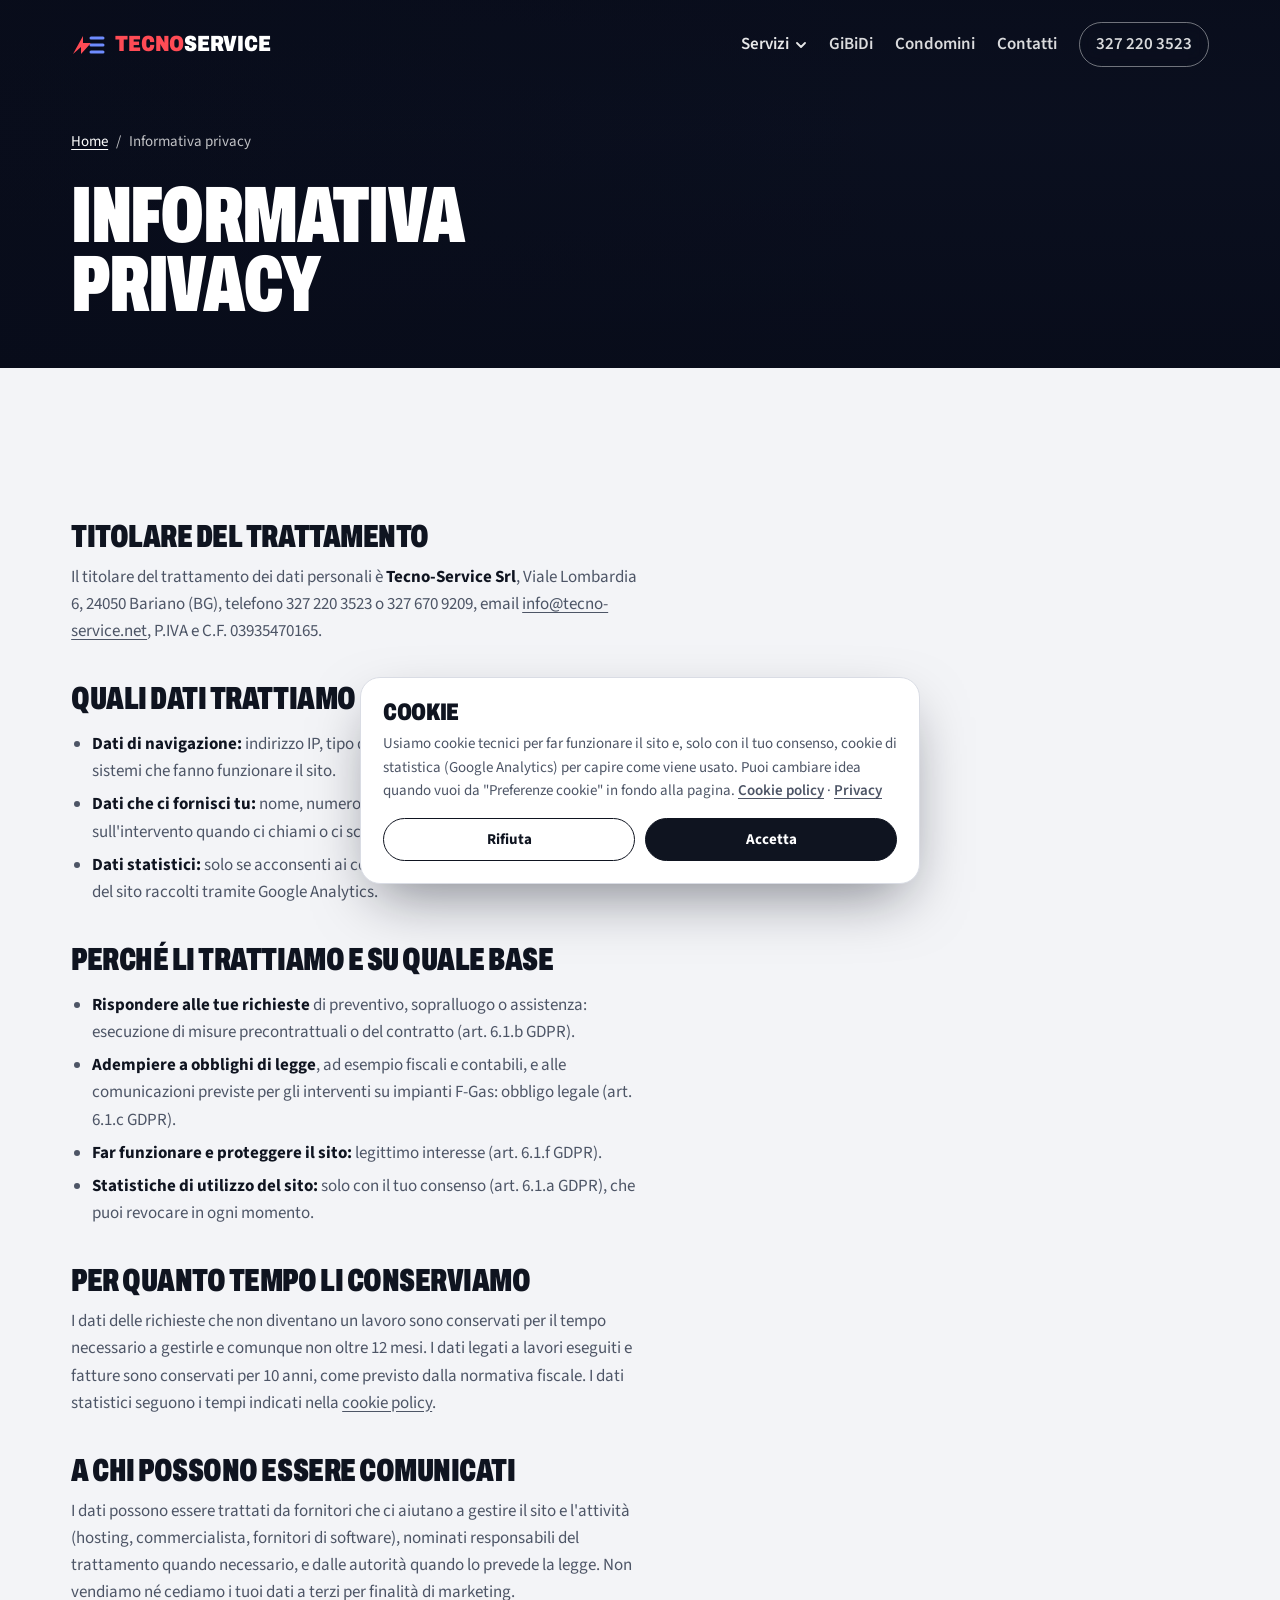
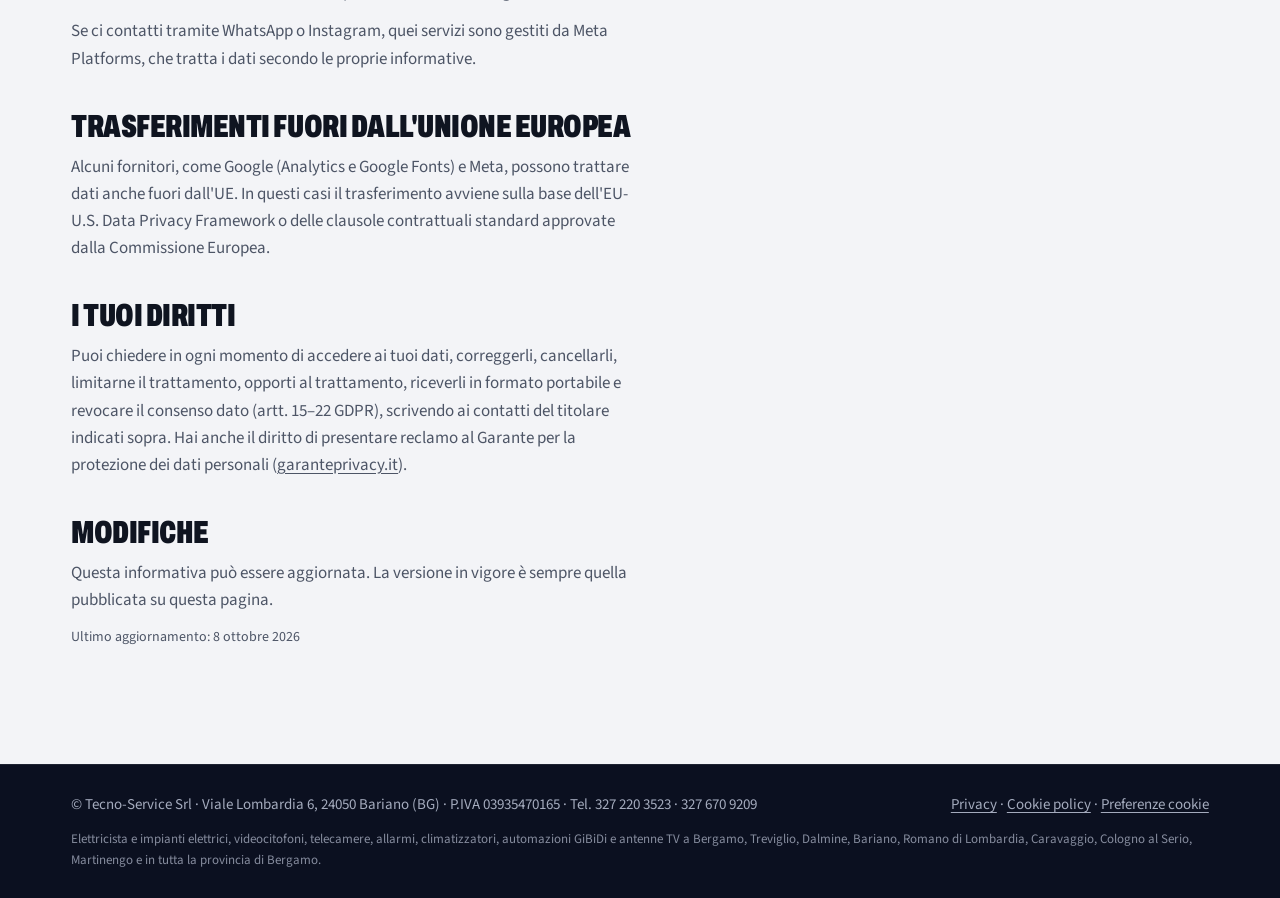
<file: privacy.html>
<!doctype html>
<html lang="it">
<head>
<meta charset="utf-8">
<meta name="robots" content="noindex, follow">
<meta name="viewport" content="width=device-width, initial-scale=1, viewport-fit=cover">
<title>Privacy | Tecno-Service</title>
<link rel="canonical" href="https://www.tecno-service.net/privacy.html">
<meta name="description" content="Informativa sul trattamento dei dati personali di Tecno-Service Srl, Bariano (BG).">
<link rel="stylesheet" href="https://fonts.googleapis.com/css2?family=Archivo:wdth,wght@62..125,400..900&family=Source+Sans+3:wght@400;600;700&display=swap">
<link rel="stylesheet" href="site.css">
</head>
<body>
<header class="hero legal">
  <nav class="nav" aria-label="Principale">
    <div class="wrap">
      <a class="brand" href="index.html"><svg viewBox="0 0 34 22" aria-hidden="true"><path d="M2 20 L12 2 L12 9 L20 9 L10 20 L10 13 Z" fill="#ff4b55"/><path d="M20 4 H32 M20 11 H32 M20 18 H32" stroke="#6f8cff" stroke-width="3" stroke-linecap="round"/></svg><span><span class="t">Tecno</span>Service</span></a>
      <div class="nav-links">
        <details class="dd"><summary>Servizi<svg viewBox="0 0 12 12" aria-hidden="true"><path d="M2 4l4 4 4-4" fill="none" stroke="currentColor" stroke-width="1.8" stroke-linecap="round" stroke-linejoin="round"/></svg></summary><div class="dd-menu"><a href="videocitofoni-bergamo.html">Citofoni e videocitofoni</a><a href="videosorveglianza-bergamo.html">Telecamere e videosorveglianza</a><a href="allarmi-antifurto-bergamo.html">Allarmi e antifurto</a><a href="climatizzatori-bergamo.html">Climatizzatori</a><a href="automazioni-gibidi-bergamo.html">Automazioni GiBiDi</a><a href="antennista-bergamo.html">Antennista TV e SAT</a><a href="impianti-elettrici-bergamo.html">Impianti elettrici</a><a href="serrature-elettriche-bergamo.html">Serrature elettriche</a><a href="assistenza-h24-bergamo.html">Assistenza H24</a><a class="dd-all" href="index.html#servizi">Tutti i servizi</a></div></details>
        <a href="index.html#gibidi">GiBiDi</a>
        <a href="index.html#condomini">Condomini</a>
        <a href="#contatti">Contatti</a>
        <a class="pill" href="tel:+393272203523">327 220 3523</a>
      </div>
    </div>
  </nav>
  <div class="wrap hero-body">
    <p class="crumbs"><a href="index.html">Home</a><span aria-hidden="true">/</span><span>Informativa privacy</span></p>
    <h1>Informativa privacy</h1>
  </div>
</header>

<main>
  <section>
    <div class="wrap legal-body">
      
<h2>Titolare del trattamento</h2>
<p>Il titolare del trattamento dei dati personali è <strong>Tecno-Service Srl</strong>, Viale Lombardia 6, 24050 Bariano (BG), telefono 327 220 3523 o 327 670 9209, email <a href="mailto:info@tecno-service.net">info@tecno-service.net</a>, P.IVA e C.F. 03935470165.</p>

<h2>Quali dati trattiamo</h2>
<ul>
  <li><strong>Dati di navigazione:</strong> indirizzo IP, tipo di browser e pagine visitate, raccolti dai sistemi che fanno funzionare il sito.</li>
  <li><strong>Dati che ci fornisci tu:</strong> nome, numero di telefono, indirizzo e informazioni sull'intervento quando ci chiami o ci scrivi su WhatsApp o Instagram.</li>
  <li><strong>Dati statistici:</strong> solo se acconsenti ai cookie di statistica, dati aggregati sull'uso del sito raccolti tramite Google Analytics.</li>
</ul>

<h2>Perché li trattiamo e su quale base</h2>
<ul>
  <li><strong>Rispondere alle tue richieste</strong> di preventivo, sopralluogo o assistenza: esecuzione di misure precontrattuali o del contratto (art. 6.1.b GDPR).</li>
  <li><strong>Adempiere a obblighi di legge</strong>, ad esempio fiscali e contabili, e alle comunicazioni previste per gli interventi su impianti F-Gas: obbligo legale (art. 6.1.c GDPR).</li>
  <li><strong>Far funzionare e proteggere il sito:</strong> legittimo interesse (art. 6.1.f GDPR).</li>
  <li><strong>Statistiche di utilizzo del sito:</strong> solo con il tuo consenso (art. 6.1.a GDPR), che puoi revocare in ogni momento.</li>
</ul>

<h2>Per quanto tempo li conserviamo</h2>
<p>I dati delle richieste che non diventano un lavoro sono conservati per il tempo necessario a gestirle e comunque non oltre 12 mesi. I dati legati a lavori eseguiti e fatture sono conservati per 10 anni, come previsto dalla normativa fiscale. I dati statistici seguono i tempi indicati nella <a href="cookie.html">cookie policy</a>.</p>

<h2>A chi possono essere comunicati</h2>
<p>I dati possono essere trattati da fornitori che ci aiutano a gestire il sito e l'attività (hosting, commercialista, fornitori di software), nominati responsabili del trattamento quando necessario, e dalle autorità quando lo prevede la legge. Non vendiamo né cediamo i tuoi dati a terzi per finalità di marketing.</p>
<p>Se ci contatti tramite WhatsApp o Instagram, quei servizi sono gestiti da Meta Platforms, che tratta i dati secondo le proprie informative.</p>

<h2>Trasferimenti fuori dall'Unione Europea</h2>
<p>Alcuni fornitori, come Google (Analytics e Google Fonts) e Meta, possono trattare dati anche fuori dall'UE. In questi casi il trasferimento avviene sulla base dell'EU-U.S. Data Privacy Framework o delle clausole contrattuali standard approvate dalla Commissione Europea.</p>

<h2>I tuoi diritti</h2>
<p>Puoi chiedere in ogni momento di accedere ai tuoi dati, correggerli, cancellarli, limitarne il trattamento, opporti al trattamento, riceverli in formato portabile e revocare il consenso dato (artt. 15–22 GDPR), scrivendo ai contatti del titolare indicati sopra. Hai anche il diritto di presentare reclamo al Garante per la protezione dei dati personali (<a href="https://www.garanteprivacy.it" target="_blank" rel="noopener">garanteprivacy.it</a>).</p>

<h2>Modifiche</h2>
<p>Questa informativa può essere aggiornata. La versione in vigore è sempre quella pubblicata su questa pagina.</p>

      <p class="updated">Ultimo aggiornamento: 8 ottobre 2026</p>
    </div>
  </section>
</main>

<footer>
  <div class="wrap">
    <span>© Tecno-Service Srl · Viale Lombardia 6, 24050 Bariano (BG) · P.IVA 03935470165 · Tel. 327 220 3523 · 327 670 9209</span>
    <span class="legal-links"><a href="privacy.html">Privacy</a> · <a href="cookie.html">Cookie policy</a> · <a href="#" data-cookie-prefs>Preferenze cookie</a></span>
    <span class="areas">Elettricista e impianti elettrici, videocitofoni, telecamere, allarmi, climatizzatori, automazioni GiBiDi e antenne TV a Bergamo, Treviglio, Dalmine, Bariano, Romano di Lombardia, Caravaggio, Cologno al Serio, Martinengo e in tutta la provincia di Bergamo.</span>
  </div>
</footer>

<script>(function(){document.addEventListener("click",function(e){document.querySelectorAll("details.dd[open]").forEach(function(d){if(!d.contains(e.target))d.removeAttribute("open")})});document.addEventListener("keydown",function(e){if(e.key==="Escape")document.querySelectorAll("details.dd[open]").forEach(function(d){d.removeAttribute("open")})})})();</script>
<script id="cookie-consent">
(function () {
  var KEY = "tecnoservice_cookie_consent";
  var GA_ID = "G-MYM8SLKXET";
  function read() { try { return JSON.parse(localStorage.getItem(KEY) || "null"); } catch (e) { return null; } }
  function save(v) { try { localStorage.setItem(KEY, JSON.stringify(v)); } catch (e) {} }
  function loadAnalytics() {
    if (!GA_ID || window.__gaLoaded) return;
    window.__gaLoaded = true;
    var s = document.createElement("script"); s.async = true;
    s.src = "https://www.googletagmanager.com/gtag/js?id=" + GA_ID; document.head.appendChild(s);
    window.dataLayer = window.dataLayer || [];
    window.gtag = function () { dataLayer.push(arguments); };
    gtag("js", new Date()); gtag("config", GA_ID, { anonymize_ip: true });
  }
  var css = document.createElement("style");
  css.textContent =
    ".ck{position:fixed;left:16px;right:16px;bottom:calc(16px + env(safe-area-inset-bottom,0px));z-index:60;max-width:560px;margin-inline:auto;padding:22px;border-radius:20px;background:var(--surface,#fff);color:var(--ink,#0f1420);border:1px solid var(--line,#d9dce4);box-shadow:0 24px 60px -16px rgb(8 12 26/.5);font:400 .9375rem/1.55 'Source Sans 3',system-ui,sans-serif}" +
    ".ck h2{font-family:Archivo,'Arial Narrow',sans-serif;font-weight:900;font-stretch:72%;text-transform:uppercase;font-size:1.5rem;line-height:1;margin:0 0 8px}" +
    ".ck p{margin:0;color:var(--ink-2,#4d5566)} .ck a{color:inherit;font-weight:600}" +
    ".ck-actions{display:flex;flex-wrap:wrap;gap:10px;margin-top:16px}" +
    ".ck-actions button{flex:1 1 140px;padding:13px 18px;border-radius:999px;font:700 .9375rem/1 'Source Sans 3',system-ui,sans-serif;cursor:pointer;border:1.5px solid var(--ink,#0f1420);background:transparent;color:var(--ink,#0f1420);transition:transform 160ms cubic-bezier(.16,1,.3,1)}" +
    ".ck-actions button:active{transform:scale(.97)}" +
    ".ck-actions .ck-yes{background:var(--ink,#0f1420);color:var(--surface,#fff)}" +
    ".ck-actions button:focus-visible{outline:3px solid var(--red,#d8232f);outline-offset:3px}" +
    "@media (max-width:640px){.ck{bottom:calc(84px + env(safe-area-inset-bottom,0px))}}";
  document.head.appendChild(css);
  function show() {
    if (document.querySelector(".ck")) return;
    var b = document.createElement("div");
    b.className = "ck"; b.setAttribute("role", "dialog"); b.setAttribute("aria-live", "polite"); b.setAttribute("aria-label", "Preferenze cookie");
    b.innerHTML = '<h2>Cookie</h2><p>Usiamo cookie tecnici per far funzionare il sito e, solo con il tuo consenso, cookie di statistica (Google Analytics) per capire come viene usato. Puoi cambiare idea quando vuoi da "Preferenze cookie" in fondo alla pagina. <a href="cookie.html">Cookie policy</a> · <a href="privacy.html">Privacy</a></p><div class="ck-actions"><button type="button" class="ck-no">Rifiuta</button><button type="button" class="ck-yes">Accetta</button></div>';
    document.body.appendChild(b);
    b.querySelector(".ck-no").addEventListener("click", function () { save({ analytics: false, date: new Date().toISOString() }); b.remove(); });
    b.querySelector(".ck-yes").addEventListener("click", function () { save({ analytics: true, date: new Date().toISOString() }); b.remove(); loadAnalytics(); });
  }
  var c = read();
  if (!c) show(); else if (c.analytics) loadAnalytics();
  document.addEventListener("click", function (e) {
    var t = e.target.closest && e.target.closest("[data-cookie-prefs]");
    if (t) { e.preventDefault(); show(); }
  });
})();
</script>
</body>
</html>
</file>
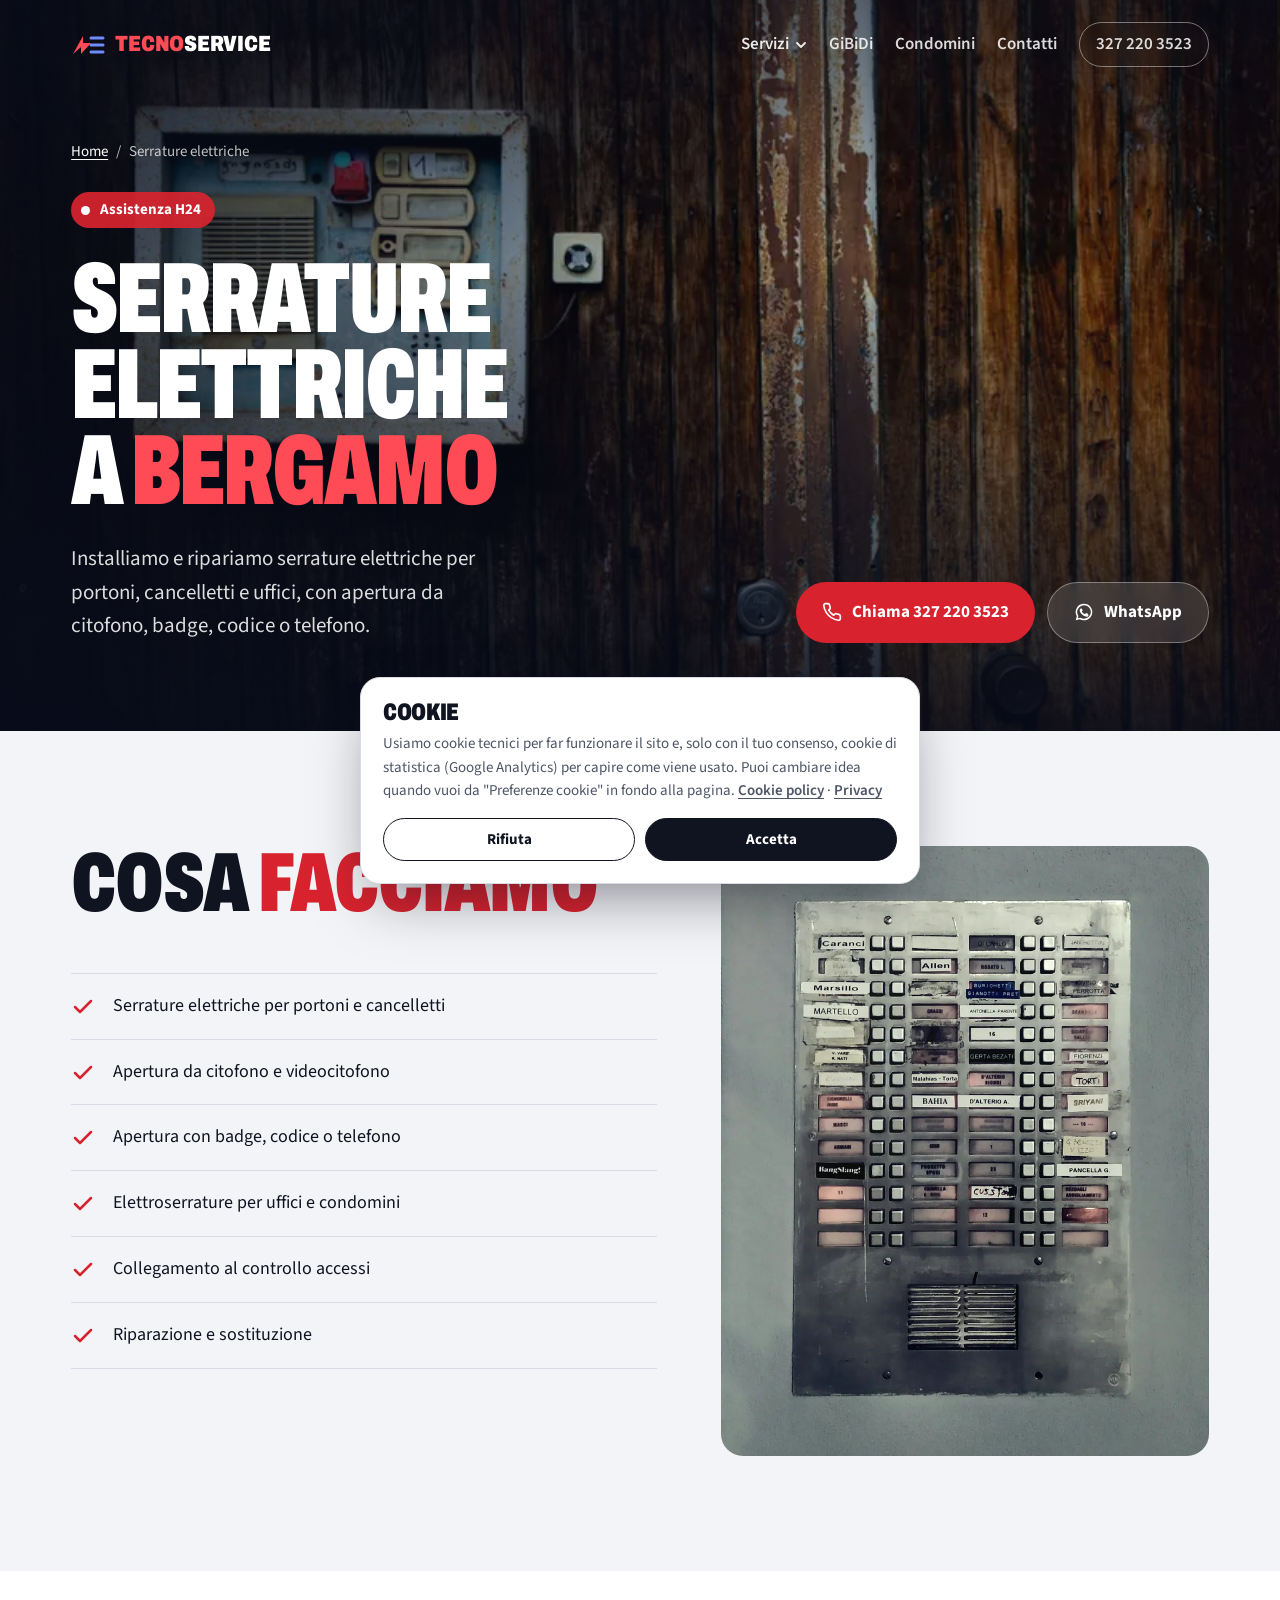
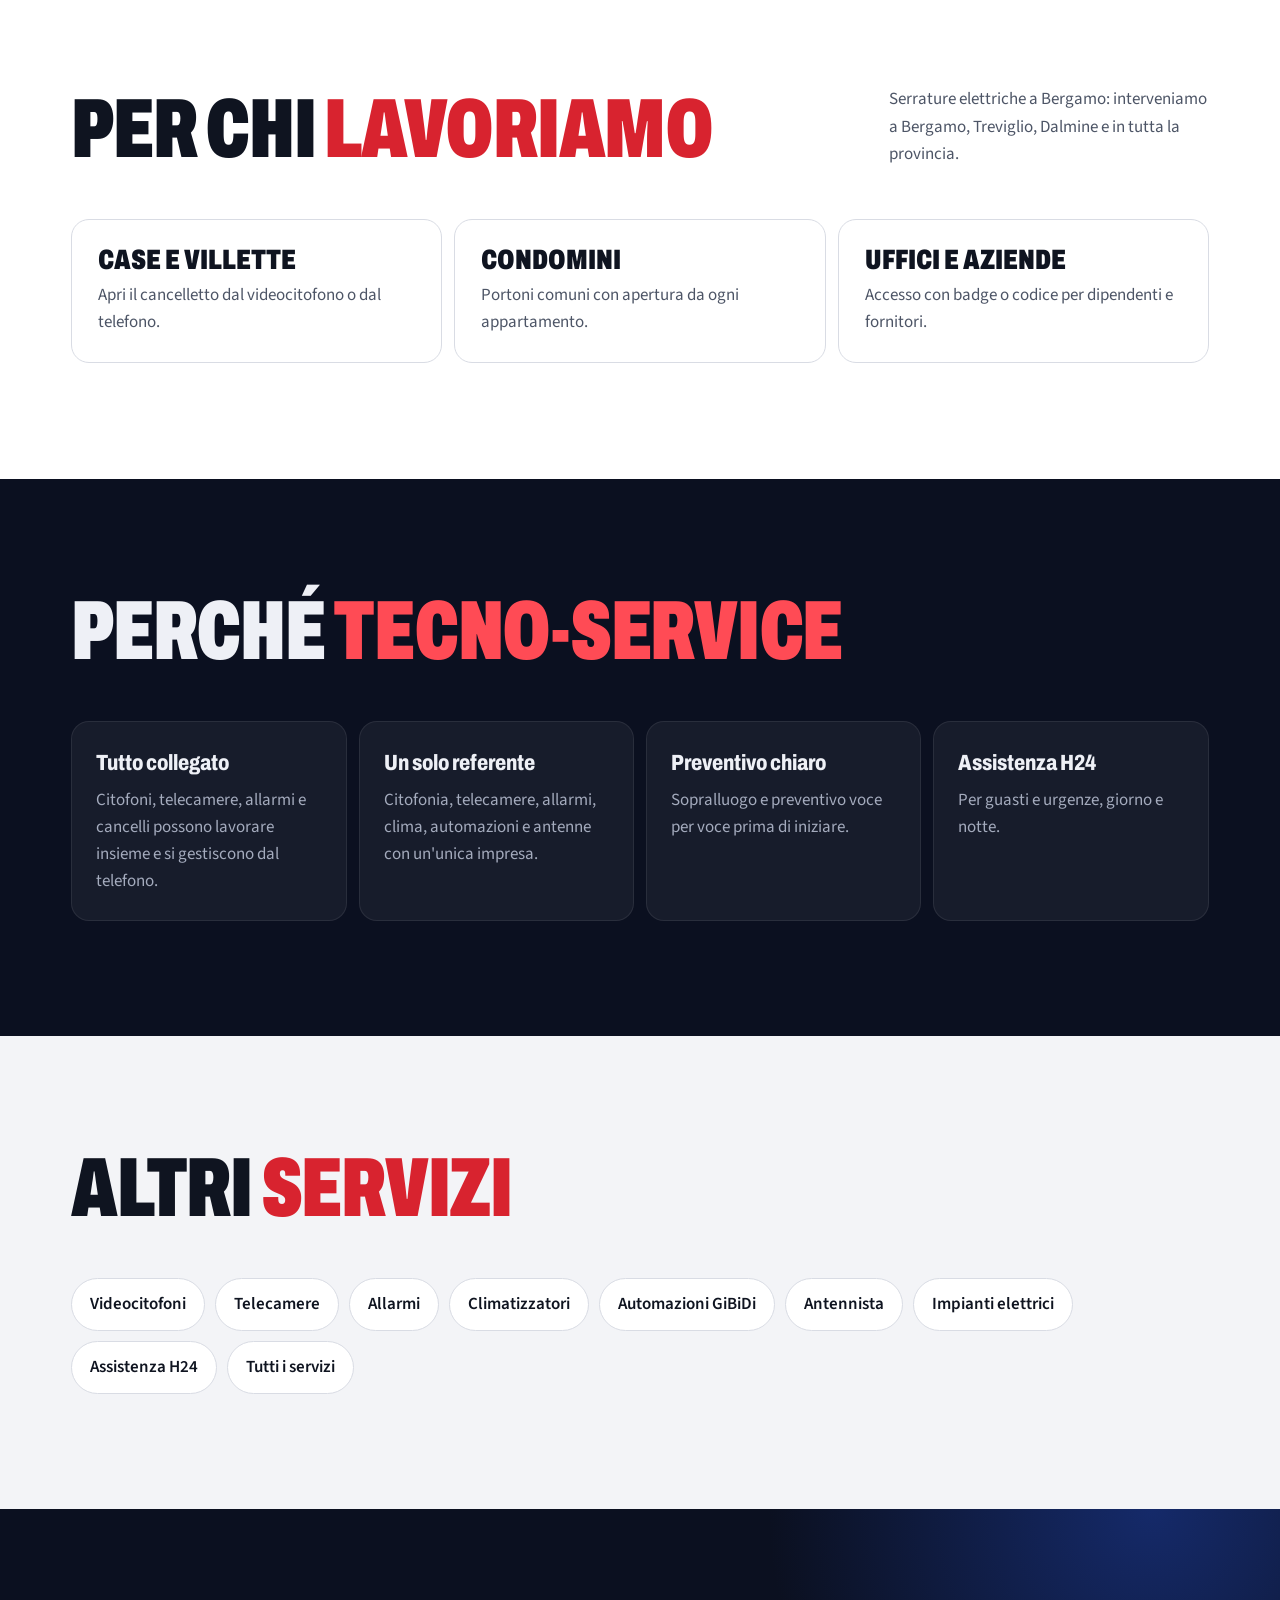
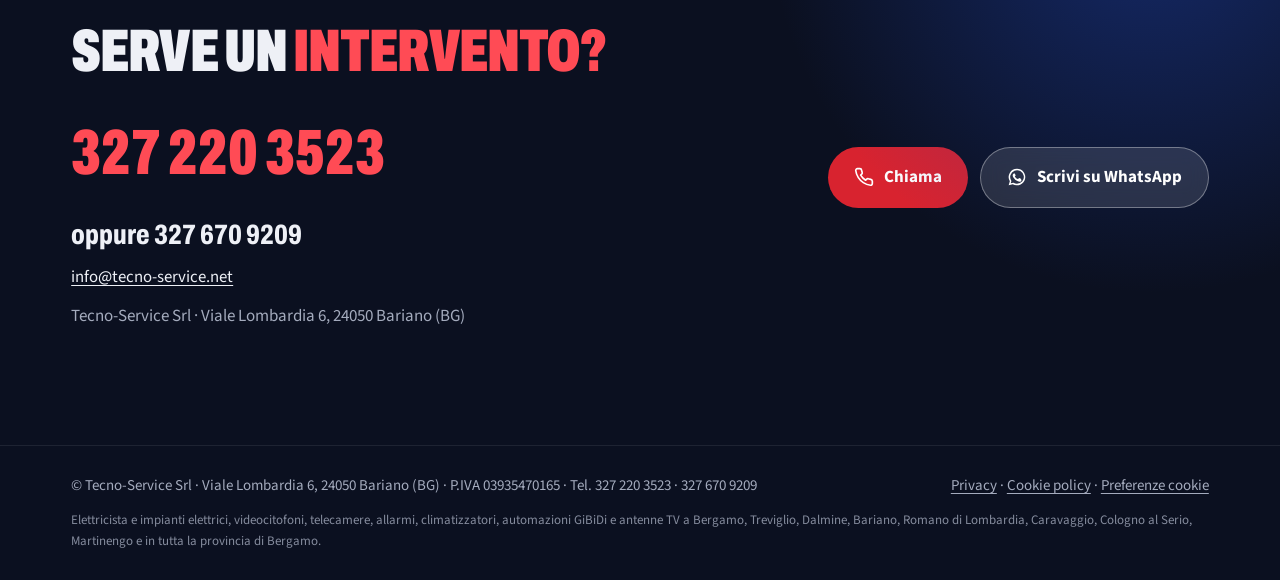
<file: serrature-elettriche-bergamo.html>
<!doctype html>
<html lang="it">
<head>
<meta charset="utf-8">
<meta name="viewport" content="width=device-width, initial-scale=1, viewport-fit=cover">
<title>Serrature elettriche a Bergamo, Treviglio e Dalmine | Tecno-Service</title>
<link rel="canonical" href="https://www.tecno-service.net/serrature-elettriche-bergamo.html">
<meta name="description" content="Installazione e riparazione di serrature elettriche per portoni, cancelletti e uffici a Bergamo, Treviglio, Dalmine e provincia, con apertura da citofono, badge o telefono. Chiama 327 220 3523.">
<link rel="stylesheet" href="https://fonts.googleapis.com/css2?family=Archivo:wdth,wght@62..125,400..900&family=Source+Sans+3:wght@400;600;700&display=swap">
<link rel="stylesheet" href="site.css">
<script type="application/ld+json">{"@context": "https://schema.org", "@type": "Service", "name": "Installazione serrature elettriche", "serviceType": "Installazione serrature elettriche", "description": "Installazione e riparazione di serrature elettriche per portoni, cancelletti e uffici a Bergamo, Treviglio, Dalmine e provincia, con apertura da citofono, badge o telefono. Chiama 327 220 3523.", "provider": {"@type": "Electrician", "name": "Tecno-Service Srl", "telephone": "+39 327 220 3523", "email": "info@tecno-service.net", "vatID": "IT03935470165", "url": "https://www.tecno-service.net/", "address": {"@type": "PostalAddress", "streetAddress": "Viale Lombardia 6", "postalCode": "24050", "addressLocality": "Bariano", "addressRegion": "BG", "addressCountry": "IT"}}, "areaServed": [{"@type": "City", "name": "Bergamo"}, {"@type": "City", "name": "Treviglio"}, {"@type": "City", "name": "Dalmine"}, {"@type": "City", "name": "Bariano"}, {"@type": "City", "name": "Romano di Lombardia"}, {"@type": "City", "name": "Caravaggio"}, {"@type": "City", "name": "Cologno al Serio"}, {"@type": "City", "name": "Martinengo"}, {"@type": "AdministrativeArea", "name": "Provincia di Bergamo"}]}</script>
</head>
<body>
<header class="hero sub">
  <img src="s-automazioni.webp" alt="" fetchpriority="high" style="object-position: 50% 50%">
  <nav class="nav" aria-label="Principale">
    <div class="wrap">
      <a class="brand" href="index.html"><svg viewBox="0 0 34 22" aria-hidden="true"><path d="M2 20 L12 2 L12 9 L20 9 L10 20 L10 13 Z" fill="#ff4b55"/><path d="M20 4 H32 M20 11 H32 M20 18 H32" stroke="#6f8cff" stroke-width="3" stroke-linecap="round"/></svg><span><span class="t">Tecno</span>Service</span></a>
      <div class="nav-links">
        <details class="dd"><summary>Servizi<svg viewBox="0 0 12 12" aria-hidden="true"><path d="M2 4l4 4 4-4" fill="none" stroke="currentColor" stroke-width="1.8" stroke-linecap="round" stroke-linejoin="round"/></svg></summary><div class="dd-menu"><a href="videocitofoni-bergamo.html">Citofoni e videocitofoni</a><a href="videosorveglianza-bergamo.html">Telecamere e videosorveglianza</a><a href="allarmi-antifurto-bergamo.html">Allarmi e antifurto</a><a href="climatizzatori-bergamo.html">Climatizzatori</a><a href="automazioni-gibidi-bergamo.html">Automazioni GiBiDi</a><a href="antennista-bergamo.html">Antennista TV e SAT</a><a href="impianti-elettrici-bergamo.html">Impianti elettrici</a><a href="serrature-elettriche-bergamo.html" aria-current="page">Serrature elettriche</a><a href="assistenza-h24-bergamo.html">Assistenza H24</a><a class="dd-all" href="index.html#servizi">Tutti i servizi</a></div></details>
        <a href="index.html#gibidi">GiBiDi</a>
        <a href="index.html#condomini">Condomini</a>
        <a href="#contatti">Contatti</a>
        <a class="pill" href="tel:+393272203523">327 220 3523</a>
      </div>
    </div>
  </nav>
  <div class="wrap hero-body">
    <p class="crumbs"><a href="index.html">Home</a><span aria-hidden="true">/</span><span>Serrature elettriche</span></p>
    <span class="h24"><i aria-hidden="true"></i>Assistenza H24</span>
    <h1>Serrature elettriche a <span>Bergamo</span></h1>
    <div class="hero-row">
      <p class="lead">Installiamo e ripariamo serrature elettriche per portoni, cancelletti e uffici, con apertura da citofono, badge, codice o telefono.</p>
      <div class="actions">
        <a class="btn primary" href="tel:+393272203523"><svg viewBox="0 0 24 24" fill="none" stroke="currentColor" stroke-width="2" stroke-linecap="round" stroke-linejoin="round" aria-hidden="true"><path d="M22 16.9v3a2 2 0 0 1-2.2 2 19.8 19.8 0 0 1-8.6-3.1 19.5 19.5 0 0 1-6-6A19.8 19.8 0 0 1 2.1 4.2 2 2 0 0 1 4.1 2h3a2 2 0 0 1 2 1.7c.1.9.4 1.8.7 2.7a2 2 0 0 1-.5 2.1L8 9.8a16 16 0 0 0 6 6l1.3-1.3a2 2 0 0 1 2.1-.4c.9.3 1.8.6 2.7.7a2 2 0 0 1 1.7 2z"/></svg>Chiama 327 220 3523</a>
        <a class="btn glass" href="https://wa.me/393272203523" target="_blank" rel="noopener"><svg viewBox="0 0 24 24" fill="currentColor" aria-hidden="true"><path d="M12 2a10 10 0 0 0-8.6 15.1L2 22l5-1.3A10 10 0 1 0 12 2zm0 18.2a8.2 8.2 0 0 1-4.2-1.2l-.3-.2-3 .8.8-2.9-.2-.3A8.2 8.2 0 1 1 12 20.2zm4.5-6.1c-.2-.1-1.5-.7-1.7-.8-.2-.1-.4-.1-.6.1l-.8 1c-.1.2-.3.2-.5.1a6.7 6.7 0 0 1-3.3-2.9c-.2-.4.2-.4.7-1.3.1-.2 0-.3 0-.4l-.8-1.8c-.2-.5-.4-.4-.6-.4h-.5a1 1 0 0 0-.7.3 3 3 0 0 0-.9 2.2 5.2 5.2 0 0 0 1.1 2.7 11.8 11.8 0 0 0 4.5 4c1.7.7 2.3.8 3.1.7.5-.1 1.5-.6 1.7-1.2.2-.6.2-1.1.2-1.2-.1-.1-.3-.2-.5-.3z"/></svg>WhatsApp</a>
      </div>
    </div>
  </div>
</header>

<main>
  <section>
    <div class="wrap intro-grid">
      <div>
        <div class="head"><h2>Cosa <em>facciamo</em></h2></div>
        <ul class="svc-list"><li><svg viewBox="0 0 24 24" fill="none" stroke="currentColor" stroke-width="2.5" stroke-linecap="round" stroke-linejoin="round" aria-hidden="true"><path d="M20 6 9 17l-5-5"/></svg><span>Serrature elettriche per portoni e cancelletti</span></li><li><svg viewBox="0 0 24 24" fill="none" stroke="currentColor" stroke-width="2.5" stroke-linecap="round" stroke-linejoin="round" aria-hidden="true"><path d="M20 6 9 17l-5-5"/></svg><span>Apertura da citofono e videocitofono</span></li><li><svg viewBox="0 0 24 24" fill="none" stroke="currentColor" stroke-width="2.5" stroke-linecap="round" stroke-linejoin="round" aria-hidden="true"><path d="M20 6 9 17l-5-5"/></svg><span>Apertura con badge, codice o telefono</span></li><li><svg viewBox="0 0 24 24" fill="none" stroke="currentColor" stroke-width="2.5" stroke-linecap="round" stroke-linejoin="round" aria-hidden="true"><path d="M20 6 9 17l-5-5"/></svg><span>Elettroserrature per uffici e condomini</span></li><li><svg viewBox="0 0 24 24" fill="none" stroke="currentColor" stroke-width="2.5" stroke-linecap="round" stroke-linejoin="round" aria-hidden="true"><path d="M20 6 9 17l-5-5"/></svg><span>Collegamento al controllo accessi</span></li><li><svg viewBox="0 0 24 24" fill="none" stroke="currentColor" stroke-width="2.5" stroke-linecap="round" stroke-linejoin="round" aria-hidden="true"><path d="M20 6 9 17l-5-5"/></svg><span>Riparazione e sostituzione</span></li></ul>
      </div>
      <img src="p-serrature.webp" alt="" loading="lazy">
    </div>
  </section>

  <section class="process">
    <div class="wrap">
      <div class="head"><h2>Per chi <em>lavoriamo</em></h2><p>Serrature elettriche a Bergamo: interveniamo a Bergamo, Treviglio, Dalmine e in tutta la provincia.</p></div>
      <div class="who"><article><h3>Case e villette</h3><p>Apri il cancelletto dal videocitofono o dal telefono.</p></article><article><h3>Condomini</h3><p>Portoni comuni con apertura da ogni appartamento.</p></article><article><h3>Uffici e aziende</h3><p>Accesso con badge o codice per dipendenti e fornitori.</p></article></div>
    </div>
  </section>

  <section class="why">
    <div class="wrap">
      <div class="head"><h2>Perché <em>Tecno-Service</em></h2></div>
      <div class="why-grid">
        <div><strong>Tutto collegato</strong><span>Citofoni, telecamere, allarmi e cancelli possono lavorare insieme e si gestiscono dal telefono.</span></div>
        <div><strong>Un solo referente</strong><span>Citofonia, telecamere, allarmi, clima, automazioni e antenne con un'unica impresa.</span></div>
        <div><strong>Preventivo chiaro</strong><span>Sopralluogo e preventivo voce per voce prima di iniziare.</span></div>
        <div><strong>Assistenza H24</strong><span>Per guasti e urgenze, giorno e notte.</span></div>
      </div>
    </div>
  </section>

  <section>
    <div class="wrap">
      <div class="head"><h2>Altri <em>servizi</em></h2></div>
      <nav class="others" aria-label="Altri servizi"><a href="videocitofoni-bergamo.html">Videocitofoni</a><a href="videosorveglianza-bergamo.html">Telecamere</a><a href="allarmi-antifurto-bergamo.html">Allarmi</a><a href="climatizzatori-bergamo.html">Climatizzatori</a><a href="automazioni-gibidi-bergamo.html">Automazioni GiBiDi</a><a href="antennista-bergamo.html">Antennista</a><a href="impianti-elettrici-bergamo.html">Impianti elettrici</a><a href="assistenza-h24-bergamo.html">Assistenza H24</a><a href="index.html#servizi">Tutti i servizi</a></nav>
    </div>
  </section>

  <section id="contatti" class="contact cta-band">
    <div class="wrap">
      <div>
        <h2>Serve un <em>intervento?</em></h2>
        <a class="num" href="tel:+393272203523" style="user-select:all">327 220 3523</a>
        <p class="alt-num">oppure <a href="tel:+393276709209" style="user-select:all">327 670 9209</a></p>
        <p class="mail-line"><a href="mailto:info@tecno-service.net">info@tecno-service.net</a></p>
        <p class="soft" style="margin-top:12px">Tecno-Service Srl · Viale Lombardia 6, 24050 Bariano (BG)</p>
      </div>
      <div class="actions">
        <a class="btn primary" href="tel:+393272203523"><svg viewBox="0 0 24 24" fill="none" stroke="currentColor" stroke-width="2" stroke-linecap="round" stroke-linejoin="round" aria-hidden="true"><path d="M22 16.9v3a2 2 0 0 1-2.2 2 19.8 19.8 0 0 1-8.6-3.1 19.5 19.5 0 0 1-6-6A19.8 19.8 0 0 1 2.1 4.2 2 2 0 0 1 4.1 2h3a2 2 0 0 1 2 1.7c.1.9.4 1.8.7 2.7a2 2 0 0 1-.5 2.1L8 9.8a16 16 0 0 0 6 6l1.3-1.3a2 2 0 0 1 2.1-.4c.9.3 1.8.6 2.7.7a2 2 0 0 1 1.7 2z"/></svg>Chiama</a>
        <a class="btn glass" href="https://wa.me/393272203523" target="_blank" rel="noopener"><svg viewBox="0 0 24 24" fill="currentColor" aria-hidden="true"><path d="M12 2a10 10 0 0 0-8.6 15.1L2 22l5-1.3A10 10 0 1 0 12 2zm0 18.2a8.2 8.2 0 0 1-4.2-1.2l-.3-.2-3 .8.8-2.9-.2-.3A8.2 8.2 0 1 1 12 20.2zm4.5-6.1c-.2-.1-1.5-.7-1.7-.8-.2-.1-.4-.1-.6.1l-.8 1c-.1.2-.3.2-.5.1a6.7 6.7 0 0 1-3.3-2.9c-.2-.4.2-.4.7-1.3.1-.2 0-.3 0-.4l-.8-1.8c-.2-.5-.4-.4-.6-.4h-.5a1 1 0 0 0-.7.3 3 3 0 0 0-.9 2.2 5.2 5.2 0 0 0 1.1 2.7 11.8 11.8 0 0 0 4.5 4c1.7.7 2.3.8 3.1.7.5-.1 1.5-.6 1.7-1.2.2-.6.2-1.1.2-1.2-.1-.1-.3-.2-.5-.3z"/></svg>Scrivi su WhatsApp</a>
      </div>
    </div>
  </section>
</main>

<footer>
  <div class="wrap">
    <span>© Tecno-Service Srl · Viale Lombardia 6, 24050 Bariano (BG) · P.IVA 03935470165 · Tel. 327 220 3523 · 327 670 9209</span>
    <span class="legal-links"><a href="privacy.html">Privacy</a> · <a href="cookie.html">Cookie policy</a> · <a href="#" data-cookie-prefs>Preferenze cookie</a></span>
    <span class="areas">Elettricista e impianti elettrici, videocitofoni, telecamere, allarmi, climatizzatori, automazioni GiBiDi e antenne TV a Bergamo, Treviglio, Dalmine, Bariano, Romano di Lombardia, Caravaggio, Cologno al Serio, Martinengo e in tutta la provincia di Bergamo.</span>
  </div>
</footer>

<div class="sticky-cta"><a class="btn primary" href="tel:+393272203523"><svg viewBox="0 0 24 24" fill="none" stroke="currentColor" stroke-width="2" stroke-linecap="round" stroke-linejoin="round" aria-hidden="true"><path d="M22 16.9v3a2 2 0 0 1-2.2 2 19.8 19.8 0 0 1-8.6-3.1 19.5 19.5 0 0 1-6-6A19.8 19.8 0 0 1 2.1 4.2 2 2 0 0 1 4.1 2h3a2 2 0 0 1 2 1.7c.1.9.4 1.8.7 2.7a2 2 0 0 1-.5 2.1L8 9.8a16 16 0 0 0 6 6l1.3-1.3a2 2 0 0 1 2.1-.4c.9.3 1.8.6 2.7.7a2 2 0 0 1 1.7 2z"/></svg>Chiama</a><a class="btn wa-solid" href="https://wa.me/393272203523" target="_blank" rel="noopener"><svg viewBox="0 0 24 24" fill="currentColor" aria-hidden="true"><path d="M12 2a10 10 0 0 0-8.6 15.1L2 22l5-1.3A10 10 0 1 0 12 2zm0 18.2a8.2 8.2 0 0 1-4.2-1.2l-.3-.2-3 .8.8-2.9-.2-.3A8.2 8.2 0 1 1 12 20.2zm4.5-6.1c-.2-.1-1.5-.7-1.7-.8-.2-.1-.4-.1-.6.1l-.8 1c-.1.2-.3.2-.5.1a6.7 6.7 0 0 1-3.3-2.9c-.2-.4.2-.4.7-1.3.1-.2 0-.3 0-.4l-.8-1.8c-.2-.5-.4-.4-.6-.4h-.5a1 1 0 0 0-.7.3 3 3 0 0 0-.9 2.2 5.2 5.2 0 0 0 1.1 2.7 11.8 11.8 0 0 0 4.5 4c1.7.7 2.3.8 3.1.7.5-.1 1.5-.6 1.7-1.2.2-.6.2-1.1.2-1.2-.1-.1-.3-.2-.5-.3z"/></svg>WhatsApp</a></div>
<script>(function(){document.addEventListener("click",function(e){document.querySelectorAll("details.dd[open]").forEach(function(d){if(!d.contains(e.target))d.removeAttribute("open")})});document.addEventListener("keydown",function(e){if(e.key==="Escape")document.querySelectorAll("details.dd[open]").forEach(function(d){d.removeAttribute("open")})})})();</script>
<script id="cookie-consent">
(function () {
  var KEY = "tecnoservice_cookie_consent";
  var GA_ID = "G-MYM8SLKXET";
  function read() { try { return JSON.parse(localStorage.getItem(KEY) || "null"); } catch (e) { return null; } }
  function save(v) { try { localStorage.setItem(KEY, JSON.stringify(v)); } catch (e) {} }
  function loadAnalytics() {
    if (!GA_ID || window.__gaLoaded) return;
    window.__gaLoaded = true;
    var s = document.createElement("script"); s.async = true;
    s.src = "https://www.googletagmanager.com/gtag/js?id=" + GA_ID; document.head.appendChild(s);
    window.dataLayer = window.dataLayer || [];
    window.gtag = function () { dataLayer.push(arguments); };
    gtag("js", new Date()); gtag("config", GA_ID, { anonymize_ip: true });
  }
  var css = document.createElement("style");
  css.textContent =
    ".ck{position:fixed;left:16px;right:16px;bottom:calc(16px + env(safe-area-inset-bottom,0px));z-index:60;max-width:560px;margin-inline:auto;padding:22px;border-radius:20px;background:var(--surface,#fff);color:var(--ink,#0f1420);border:1px solid var(--line,#d9dce4);box-shadow:0 24px 60px -16px rgb(8 12 26/.5);font:400 .9375rem/1.55 'Source Sans 3',system-ui,sans-serif}" +
    ".ck h2{font-family:Archivo,'Arial Narrow',sans-serif;font-weight:900;font-stretch:72%;text-transform:uppercase;font-size:1.5rem;line-height:1;margin:0 0 8px}" +
    ".ck p{margin:0;color:var(--ink-2,#4d5566)} .ck a{color:inherit;font-weight:600}" +
    ".ck-actions{display:flex;flex-wrap:wrap;gap:10px;margin-top:16px}" +
    ".ck-actions button{flex:1 1 140px;padding:13px 18px;border-radius:999px;font:700 .9375rem/1 'Source Sans 3',system-ui,sans-serif;cursor:pointer;border:1.5px solid var(--ink,#0f1420);background:transparent;color:var(--ink,#0f1420);transition:transform 160ms cubic-bezier(.16,1,.3,1)}" +
    ".ck-actions button:active{transform:scale(.97)}" +
    ".ck-actions .ck-yes{background:var(--ink,#0f1420);color:var(--surface,#fff)}" +
    ".ck-actions button:focus-visible{outline:3px solid var(--red,#d8232f);outline-offset:3px}" +
    "@media (max-width:640px){.ck{bottom:calc(84px + env(safe-area-inset-bottom,0px))}}";
  document.head.appendChild(css);
  function show() {
    if (document.querySelector(".ck")) return;
    var b = document.createElement("div");
    b.className = "ck"; b.setAttribute("role", "dialog"); b.setAttribute("aria-live", "polite"); b.setAttribute("aria-label", "Preferenze cookie");
    b.innerHTML = '<h2>Cookie</h2><p>Usiamo cookie tecnici per far funzionare il sito e, solo con il tuo consenso, cookie di statistica (Google Analytics) per capire come viene usato. Puoi cambiare idea quando vuoi da "Preferenze cookie" in fondo alla pagina. <a href="cookie.html">Cookie policy</a> · <a href="privacy.html">Privacy</a></p><div class="ck-actions"><button type="button" class="ck-no">Rifiuta</button><button type="button" class="ck-yes">Accetta</button></div>';
    document.body.appendChild(b);
    b.querySelector(".ck-no").addEventListener("click", function () { save({ analytics: false, date: new Date().toISOString() }); b.remove(); });
    b.querySelector(".ck-yes").addEventListener("click", function () { save({ analytics: true, date: new Date().toISOString() }); b.remove(); loadAnalytics(); });
  }
  var c = read();
  if (!c) show(); else if (c.analytics) loadAnalytics();
  document.addEventListener("click", function (e) {
    var t = e.target.closest && e.target.closest("[data-cookie-prefs]");
    if (t) { e.preventDefault(); show(); }
  });
})();
</script>
</body>
</html>
</file>
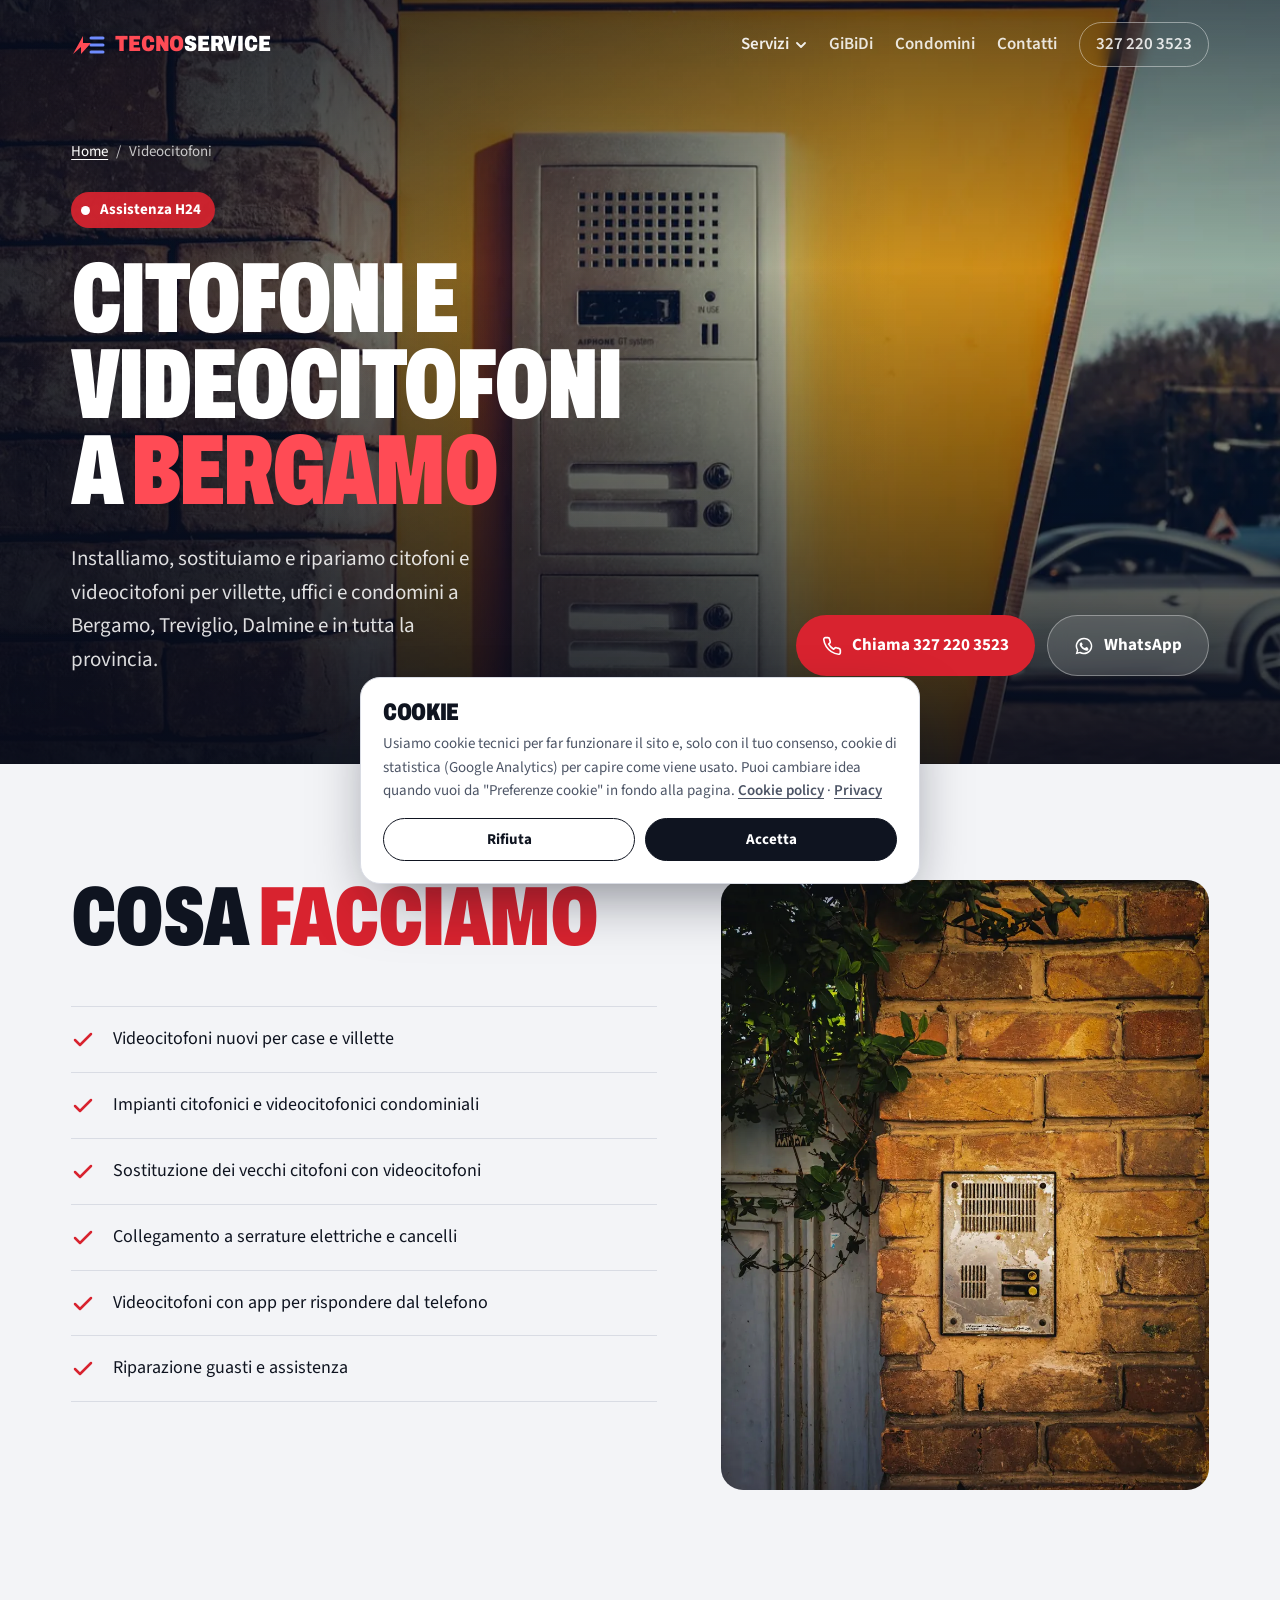
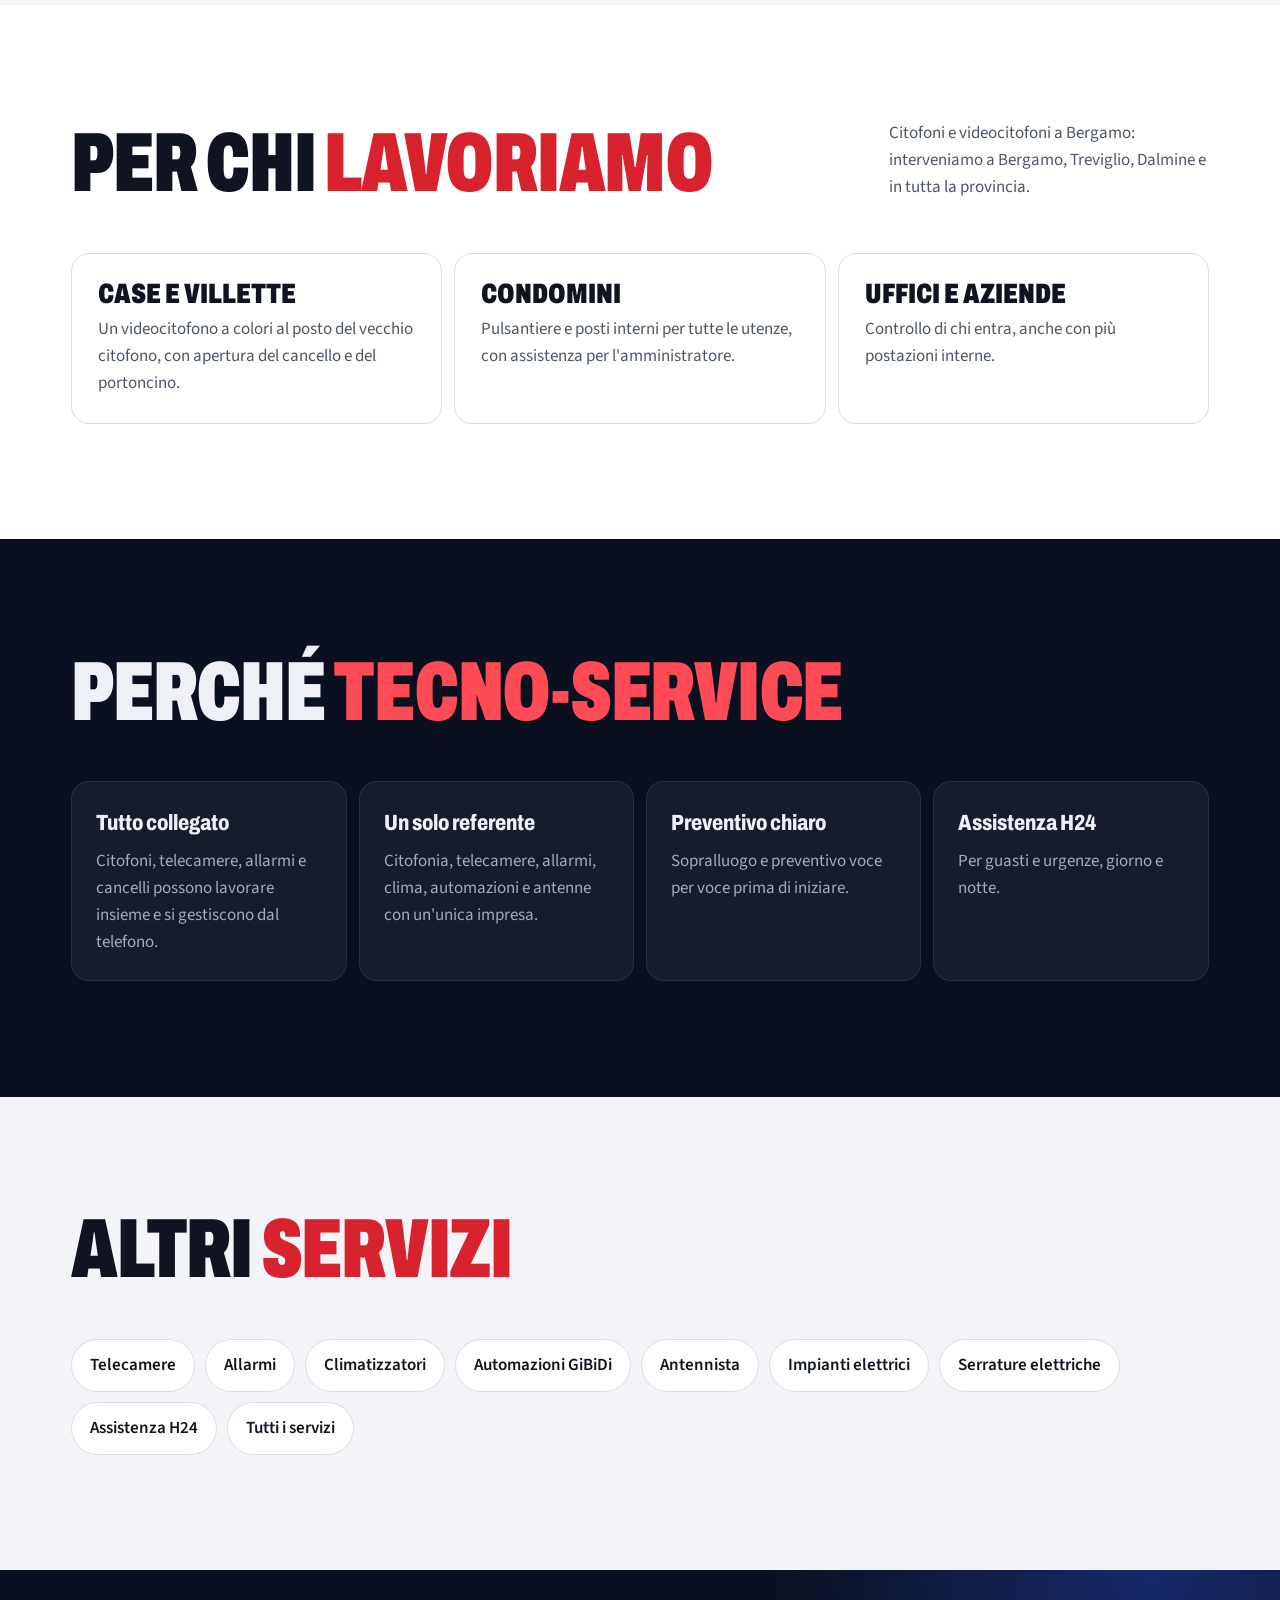
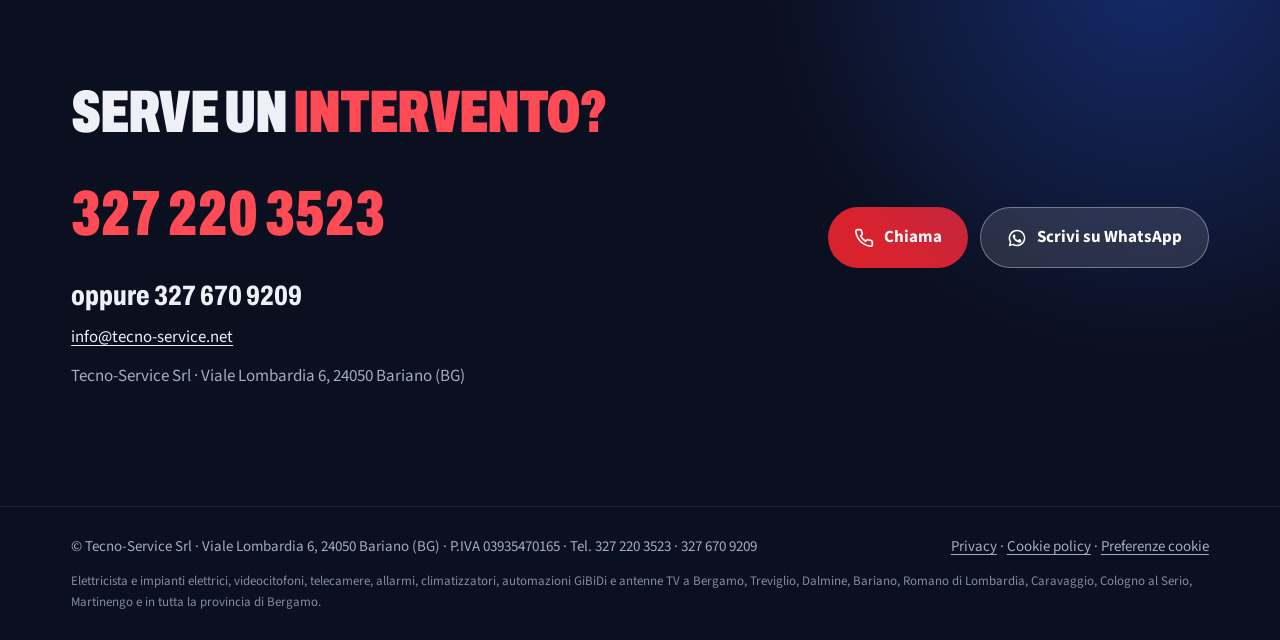
<file: videocitofoni-bergamo.html>
<!doctype html>
<html lang="it">
<head>
<meta charset="utf-8">
<meta name="viewport" content="width=device-width, initial-scale=1, viewport-fit=cover">
<title>Citofoni e videocitofoni a Bergamo, Treviglio e Dalmine | Tecno-Service</title>
<link rel="canonical" href="https://www.tecno-service.net/videocitofoni-bergamo.html">
<meta name="description" content="Installazione, sostituzione e riparazione di citofoni e videocitofoni per case, uffici e condomini a Bergamo, Treviglio, Dalmine e provincia. Chiama 327 220 3523.">
<link rel="stylesheet" href="https://fonts.googleapis.com/css2?family=Archivo:wdth,wght@62..125,400..900&family=Source+Sans+3:wght@400;600;700&display=swap">
<link rel="stylesheet" href="site.css">
<script type="application/ld+json">{"@context": "https://schema.org", "@type": "Service", "name": "Installazione e riparazione videocitofoni", "serviceType": "Installazione e riparazione videocitofoni", "description": "Installazione, sostituzione e riparazione di citofoni e videocitofoni per case, uffici e condomini a Bergamo, Treviglio, Dalmine e provincia. Chiama 327 220 3523.", "provider": {"@type": "Electrician", "name": "Tecno-Service Srl", "telephone": "+39 327 220 3523", "email": "info@tecno-service.net", "vatID": "IT03935470165", "url": "https://www.tecno-service.net/", "address": {"@type": "PostalAddress", "streetAddress": "Viale Lombardia 6", "postalCode": "24050", "addressLocality": "Bariano", "addressRegion": "BG", "addressCountry": "IT"}}, "areaServed": [{"@type": "City", "name": "Bergamo"}, {"@type": "City", "name": "Treviglio"}, {"@type": "City", "name": "Dalmine"}, {"@type": "City", "name": "Bariano"}, {"@type": "City", "name": "Romano di Lombardia"}, {"@type": "City", "name": "Caravaggio"}, {"@type": "City", "name": "Cologno al Serio"}, {"@type": "City", "name": "Martinengo"}, {"@type": "AdministrativeArea", "name": "Provincia di Bergamo"}]}</script>
</head>
<body>
<header class="hero sub">
  <img src="s-citofonia.webp" alt="" fetchpriority="high" style="object-position: 30% 50%">
  <nav class="nav" aria-label="Principale">
    <div class="wrap">
      <a class="brand" href="index.html"><svg viewBox="0 0 34 22" aria-hidden="true"><path d="M2 20 L12 2 L12 9 L20 9 L10 20 L10 13 Z" fill="#ff4b55"/><path d="M20 4 H32 M20 11 H32 M20 18 H32" stroke="#6f8cff" stroke-width="3" stroke-linecap="round"/></svg><span><span class="t">Tecno</span>Service</span></a>
      <div class="nav-links">
        <details class="dd"><summary>Servizi<svg viewBox="0 0 12 12" aria-hidden="true"><path d="M2 4l4 4 4-4" fill="none" stroke="currentColor" stroke-width="1.8" stroke-linecap="round" stroke-linejoin="round"/></svg></summary><div class="dd-menu"><a href="videocitofoni-bergamo.html" aria-current="page">Citofoni e videocitofoni</a><a href="videosorveglianza-bergamo.html">Telecamere e videosorveglianza</a><a href="allarmi-antifurto-bergamo.html">Allarmi e antifurto</a><a href="climatizzatori-bergamo.html">Climatizzatori</a><a href="automazioni-gibidi-bergamo.html">Automazioni GiBiDi</a><a href="antennista-bergamo.html">Antennista TV e SAT</a><a href="impianti-elettrici-bergamo.html">Impianti elettrici</a><a href="serrature-elettriche-bergamo.html">Serrature elettriche</a><a href="assistenza-h24-bergamo.html">Assistenza H24</a><a class="dd-all" href="index.html#servizi">Tutti i servizi</a></div></details>
        <a href="index.html#gibidi">GiBiDi</a>
        <a href="index.html#condomini">Condomini</a>
        <a href="#contatti">Contatti</a>
        <a class="pill" href="tel:+393272203523">327 220 3523</a>
      </div>
    </div>
  </nav>
  <div class="wrap hero-body">
    <p class="crumbs"><a href="index.html">Home</a><span aria-hidden="true">/</span><span>Videocitofoni</span></p>
    <span class="h24"><i aria-hidden="true"></i>Assistenza H24</span>
    <h1>Citofoni e videocitofoni a <span>Bergamo</span></h1>
    <div class="hero-row">
      <p class="lead">Installiamo, sostituiamo e ripariamo citofoni e videocitofoni per villette, uffici e condomini a Bergamo, Treviglio, Dalmine e in tutta la provincia.</p>
      <div class="actions">
        <a class="btn primary" href="tel:+393272203523"><svg viewBox="0 0 24 24" fill="none" stroke="currentColor" stroke-width="2" stroke-linecap="round" stroke-linejoin="round" aria-hidden="true"><path d="M22 16.9v3a2 2 0 0 1-2.2 2 19.8 19.8 0 0 1-8.6-3.1 19.5 19.5 0 0 1-6-6A19.8 19.8 0 0 1 2.1 4.2 2 2 0 0 1 4.1 2h3a2 2 0 0 1 2 1.7c.1.9.4 1.8.7 2.7a2 2 0 0 1-.5 2.1L8 9.8a16 16 0 0 0 6 6l1.3-1.3a2 2 0 0 1 2.1-.4c.9.3 1.8.6 2.7.7a2 2 0 0 1 1.7 2z"/></svg>Chiama 327 220 3523</a>
        <a class="btn glass" href="https://wa.me/393272203523" target="_blank" rel="noopener"><svg viewBox="0 0 24 24" fill="currentColor" aria-hidden="true"><path d="M12 2a10 10 0 0 0-8.6 15.1L2 22l5-1.3A10 10 0 1 0 12 2zm0 18.2a8.2 8.2 0 0 1-4.2-1.2l-.3-.2-3 .8.8-2.9-.2-.3A8.2 8.2 0 1 1 12 20.2zm4.5-6.1c-.2-.1-1.5-.7-1.7-.8-.2-.1-.4-.1-.6.1l-.8 1c-.1.2-.3.2-.5.1a6.7 6.7 0 0 1-3.3-2.9c-.2-.4.2-.4.7-1.3.1-.2 0-.3 0-.4l-.8-1.8c-.2-.5-.4-.4-.6-.4h-.5a1 1 0 0 0-.7.3 3 3 0 0 0-.9 2.2 5.2 5.2 0 0 0 1.1 2.7 11.8 11.8 0 0 0 4.5 4c1.7.7 2.3.8 3.1.7.5-.1 1.5-.6 1.7-1.2.2-.6.2-1.1.2-1.2-.1-.1-.3-.2-.5-.3z"/></svg>WhatsApp</a>
      </div>
    </div>
  </div>
</header>

<main>
  <section>
    <div class="wrap intro-grid">
      <div>
        <div class="head"><h2>Cosa <em>facciamo</em></h2></div>
        <ul class="svc-list"><li><svg viewBox="0 0 24 24" fill="none" stroke="currentColor" stroke-width="2.5" stroke-linecap="round" stroke-linejoin="round" aria-hidden="true"><path d="M20 6 9 17l-5-5"/></svg><span>Videocitofoni nuovi per case e villette</span></li><li><svg viewBox="0 0 24 24" fill="none" stroke="currentColor" stroke-width="2.5" stroke-linecap="round" stroke-linejoin="round" aria-hidden="true"><path d="M20 6 9 17l-5-5"/></svg><span>Impianti citofonici e videocitofonici condominiali</span></li><li><svg viewBox="0 0 24 24" fill="none" stroke="currentColor" stroke-width="2.5" stroke-linecap="round" stroke-linejoin="round" aria-hidden="true"><path d="M20 6 9 17l-5-5"/></svg><span>Sostituzione dei vecchi citofoni con videocitofoni</span></li><li><svg viewBox="0 0 24 24" fill="none" stroke="currentColor" stroke-width="2.5" stroke-linecap="round" stroke-linejoin="round" aria-hidden="true"><path d="M20 6 9 17l-5-5"/></svg><span>Collegamento a serrature elettriche e cancelli</span></li><li><svg viewBox="0 0 24 24" fill="none" stroke="currentColor" stroke-width="2.5" stroke-linecap="round" stroke-linejoin="round" aria-hidden="true"><path d="M20 6 9 17l-5-5"/></svg><span>Videocitofoni con app per rispondere dal telefono</span></li><li><svg viewBox="0 0 24 24" fill="none" stroke="currentColor" stroke-width="2.5" stroke-linecap="round" stroke-linejoin="round" aria-hidden="true"><path d="M20 6 9 17l-5-5"/></svg><span>Riparazione guasti e assistenza</span></li></ul>
      </div>
      <img src="p-citofonia.webp" alt="" loading="lazy">
    </div>
  </section>

  <section class="process">
    <div class="wrap">
      <div class="head"><h2>Per chi <em>lavoriamo</em></h2><p>Citofoni e videocitofoni a Bergamo: interveniamo a Bergamo, Treviglio, Dalmine e in tutta la provincia.</p></div>
      <div class="who"><article><h3>Case e villette</h3><p>Un videocitofono a colori al posto del vecchio citofono, con apertura del cancello e del portoncino.</p></article><article><h3>Condomini</h3><p>Pulsantiere e posti interni per tutte le utenze, con assistenza per l&#x27;amministratore.</p></article><article><h3>Uffici e aziende</h3><p>Controllo di chi entra, anche con più postazioni interne.</p></article></div>
    </div>
  </section>

  <section class="why">
    <div class="wrap">
      <div class="head"><h2>Perché <em>Tecno-Service</em></h2></div>
      <div class="why-grid">
        <div><strong>Tutto collegato</strong><span>Citofoni, telecamere, allarmi e cancelli possono lavorare insieme e si gestiscono dal telefono.</span></div>
        <div><strong>Un solo referente</strong><span>Citofonia, telecamere, allarmi, clima, automazioni e antenne con un'unica impresa.</span></div>
        <div><strong>Preventivo chiaro</strong><span>Sopralluogo e preventivo voce per voce prima di iniziare.</span></div>
        <div><strong>Assistenza H24</strong><span>Per guasti e urgenze, giorno e notte.</span></div>
      </div>
    </div>
  </section>

  <section>
    <div class="wrap">
      <div class="head"><h2>Altri <em>servizi</em></h2></div>
      <nav class="others" aria-label="Altri servizi"><a href="videosorveglianza-bergamo.html">Telecamere</a><a href="allarmi-antifurto-bergamo.html">Allarmi</a><a href="climatizzatori-bergamo.html">Climatizzatori</a><a href="automazioni-gibidi-bergamo.html">Automazioni GiBiDi</a><a href="antennista-bergamo.html">Antennista</a><a href="impianti-elettrici-bergamo.html">Impianti elettrici</a><a href="serrature-elettriche-bergamo.html">Serrature elettriche</a><a href="assistenza-h24-bergamo.html">Assistenza H24</a><a href="index.html#servizi">Tutti i servizi</a></nav>
    </div>
  </section>

  <section id="contatti" class="contact cta-band">
    <div class="wrap">
      <div>
        <h2>Serve un <em>intervento?</em></h2>
        <a class="num" href="tel:+393272203523" style="user-select:all">327 220 3523</a>
        <p class="alt-num">oppure <a href="tel:+393276709209" style="user-select:all">327 670 9209</a></p>
        <p class="mail-line"><a href="mailto:info@tecno-service.net">info@tecno-service.net</a></p>
        <p class="soft" style="margin-top:12px">Tecno-Service Srl · Viale Lombardia 6, 24050 Bariano (BG)</p>
      </div>
      <div class="actions">
        <a class="btn primary" href="tel:+393272203523"><svg viewBox="0 0 24 24" fill="none" stroke="currentColor" stroke-width="2" stroke-linecap="round" stroke-linejoin="round" aria-hidden="true"><path d="M22 16.9v3a2 2 0 0 1-2.2 2 19.8 19.8 0 0 1-8.6-3.1 19.5 19.5 0 0 1-6-6A19.8 19.8 0 0 1 2.1 4.2 2 2 0 0 1 4.1 2h3a2 2 0 0 1 2 1.7c.1.9.4 1.8.7 2.7a2 2 0 0 1-.5 2.1L8 9.8a16 16 0 0 0 6 6l1.3-1.3a2 2 0 0 1 2.1-.4c.9.3 1.8.6 2.7.7a2 2 0 0 1 1.7 2z"/></svg>Chiama</a>
        <a class="btn glass" href="https://wa.me/393272203523" target="_blank" rel="noopener"><svg viewBox="0 0 24 24" fill="currentColor" aria-hidden="true"><path d="M12 2a10 10 0 0 0-8.6 15.1L2 22l5-1.3A10 10 0 1 0 12 2zm0 18.2a8.2 8.2 0 0 1-4.2-1.2l-.3-.2-3 .8.8-2.9-.2-.3A8.2 8.2 0 1 1 12 20.2zm4.5-6.1c-.2-.1-1.5-.7-1.7-.8-.2-.1-.4-.1-.6.1l-.8 1c-.1.2-.3.2-.5.1a6.7 6.7 0 0 1-3.3-2.9c-.2-.4.2-.4.7-1.3.1-.2 0-.3 0-.4l-.8-1.8c-.2-.5-.4-.4-.6-.4h-.5a1 1 0 0 0-.7.3 3 3 0 0 0-.9 2.2 5.2 5.2 0 0 0 1.1 2.7 11.8 11.8 0 0 0 4.5 4c1.7.7 2.3.8 3.1.7.5-.1 1.5-.6 1.7-1.2.2-.6.2-1.1.2-1.2-.1-.1-.3-.2-.5-.3z"/></svg>Scrivi su WhatsApp</a>
      </div>
    </div>
  </section>
</main>

<footer>
  <div class="wrap">
    <span>© Tecno-Service Srl · Viale Lombardia 6, 24050 Bariano (BG) · P.IVA 03935470165 · Tel. 327 220 3523 · 327 670 9209</span>
    <span class="legal-links"><a href="privacy.html">Privacy</a> · <a href="cookie.html">Cookie policy</a> · <a href="#" data-cookie-prefs>Preferenze cookie</a></span>
    <span class="areas">Elettricista e impianti elettrici, videocitofoni, telecamere, allarmi, climatizzatori, automazioni GiBiDi e antenne TV a Bergamo, Treviglio, Dalmine, Bariano, Romano di Lombardia, Caravaggio, Cologno al Serio, Martinengo e in tutta la provincia di Bergamo.</span>
  </div>
</footer>

<div class="sticky-cta"><a class="btn primary" href="tel:+393272203523"><svg viewBox="0 0 24 24" fill="none" stroke="currentColor" stroke-width="2" stroke-linecap="round" stroke-linejoin="round" aria-hidden="true"><path d="M22 16.9v3a2 2 0 0 1-2.2 2 19.8 19.8 0 0 1-8.6-3.1 19.5 19.5 0 0 1-6-6A19.8 19.8 0 0 1 2.1 4.2 2 2 0 0 1 4.1 2h3a2 2 0 0 1 2 1.7c.1.9.4 1.8.7 2.7a2 2 0 0 1-.5 2.1L8 9.8a16 16 0 0 0 6 6l1.3-1.3a2 2 0 0 1 2.1-.4c.9.3 1.8.6 2.7.7a2 2 0 0 1 1.7 2z"/></svg>Chiama</a><a class="btn wa-solid" href="https://wa.me/393272203523" target="_blank" rel="noopener"><svg viewBox="0 0 24 24" fill="currentColor" aria-hidden="true"><path d="M12 2a10 10 0 0 0-8.6 15.1L2 22l5-1.3A10 10 0 1 0 12 2zm0 18.2a8.2 8.2 0 0 1-4.2-1.2l-.3-.2-3 .8.8-2.9-.2-.3A8.2 8.2 0 1 1 12 20.2zm4.5-6.1c-.2-.1-1.5-.7-1.7-.8-.2-.1-.4-.1-.6.1l-.8 1c-.1.2-.3.2-.5.1a6.7 6.7 0 0 1-3.3-2.9c-.2-.4.2-.4.7-1.3.1-.2 0-.3 0-.4l-.8-1.8c-.2-.5-.4-.4-.6-.4h-.5a1 1 0 0 0-.7.3 3 3 0 0 0-.9 2.2 5.2 5.2 0 0 0 1.1 2.7 11.8 11.8 0 0 0 4.5 4c1.7.7 2.3.8 3.1.7.5-.1 1.5-.6 1.7-1.2.2-.6.2-1.1.2-1.2-.1-.1-.3-.2-.5-.3z"/></svg>WhatsApp</a></div>
<script>(function(){document.addEventListener("click",function(e){document.querySelectorAll("details.dd[open]").forEach(function(d){if(!d.contains(e.target))d.removeAttribute("open")})});document.addEventListener("keydown",function(e){if(e.key==="Escape")document.querySelectorAll("details.dd[open]").forEach(function(d){d.removeAttribute("open")})})})();</script>
<script id="cookie-consent">
(function () {
  var KEY = "tecnoservice_cookie_consent";
  var GA_ID = "G-MYM8SLKXET";
  function read() { try { return JSON.parse(localStorage.getItem(KEY) || "null"); } catch (e) { return null; } }
  function save(v) { try { localStorage.setItem(KEY, JSON.stringify(v)); } catch (e) {} }
  function loadAnalytics() {
    if (!GA_ID || window.__gaLoaded) return;
    window.__gaLoaded = true;
    var s = document.createElement("script"); s.async = true;
    s.src = "https://www.googletagmanager.com/gtag/js?id=" + GA_ID; document.head.appendChild(s);
    window.dataLayer = window.dataLayer || [];
    window.gtag = function () { dataLayer.push(arguments); };
    gtag("js", new Date()); gtag("config", GA_ID, { anonymize_ip: true });
  }
  var css = document.createElement("style");
  css.textContent =
    ".ck{position:fixed;left:16px;right:16px;bottom:calc(16px + env(safe-area-inset-bottom,0px));z-index:60;max-width:560px;margin-inline:auto;padding:22px;border-radius:20px;background:var(--surface,#fff);color:var(--ink,#0f1420);border:1px solid var(--line,#d9dce4);box-shadow:0 24px 60px -16px rgb(8 12 26/.5);font:400 .9375rem/1.55 'Source Sans 3',system-ui,sans-serif}" +
    ".ck h2{font-family:Archivo,'Arial Narrow',sans-serif;font-weight:900;font-stretch:72%;text-transform:uppercase;font-size:1.5rem;line-height:1;margin:0 0 8px}" +
    ".ck p{margin:0;color:var(--ink-2,#4d5566)} .ck a{color:inherit;font-weight:600}" +
    ".ck-actions{display:flex;flex-wrap:wrap;gap:10px;margin-top:16px}" +
    ".ck-actions button{flex:1 1 140px;padding:13px 18px;border-radius:999px;font:700 .9375rem/1 'Source Sans 3',system-ui,sans-serif;cursor:pointer;border:1.5px solid var(--ink,#0f1420);background:transparent;color:var(--ink,#0f1420);transition:transform 160ms cubic-bezier(.16,1,.3,1)}" +
    ".ck-actions button:active{transform:scale(.97)}" +
    ".ck-actions .ck-yes{background:var(--ink,#0f1420);color:var(--surface,#fff)}" +
    ".ck-actions button:focus-visible{outline:3px solid var(--red,#d8232f);outline-offset:3px}" +
    "@media (max-width:640px){.ck{bottom:calc(84px + env(safe-area-inset-bottom,0px))}}";
  document.head.appendChild(css);
  function show() {
    if (document.querySelector(".ck")) return;
    var b = document.createElement("div");
    b.className = "ck"; b.setAttribute("role", "dialog"); b.setAttribute("aria-live", "polite"); b.setAttribute("aria-label", "Preferenze cookie");
    b.innerHTML = '<h2>Cookie</h2><p>Usiamo cookie tecnici per far funzionare il sito e, solo con il tuo consenso, cookie di statistica (Google Analytics) per capire come viene usato. Puoi cambiare idea quando vuoi da "Preferenze cookie" in fondo alla pagina. <a href="cookie.html">Cookie policy</a> · <a href="privacy.html">Privacy</a></p><div class="ck-actions"><button type="button" class="ck-no">Rifiuta</button><button type="button" class="ck-yes">Accetta</button></div>';
    document.body.appendChild(b);
    b.querySelector(".ck-no").addEventListener("click", function () { save({ analytics: false, date: new Date().toISOString() }); b.remove(); });
    b.querySelector(".ck-yes").addEventListener("click", function () { save({ analytics: true, date: new Date().toISOString() }); b.remove(); loadAnalytics(); });
  }
  var c = read();
  if (!c) show(); else if (c.analytics) loadAnalytics();
  document.addEventListener("click", function (e) {
    var t = e.target.closest && e.target.closest("[data-cookie-prefs]");
    if (t) { e.preventDefault(); show(); }
  });
})();
</script>
</body>
</html>
</file>
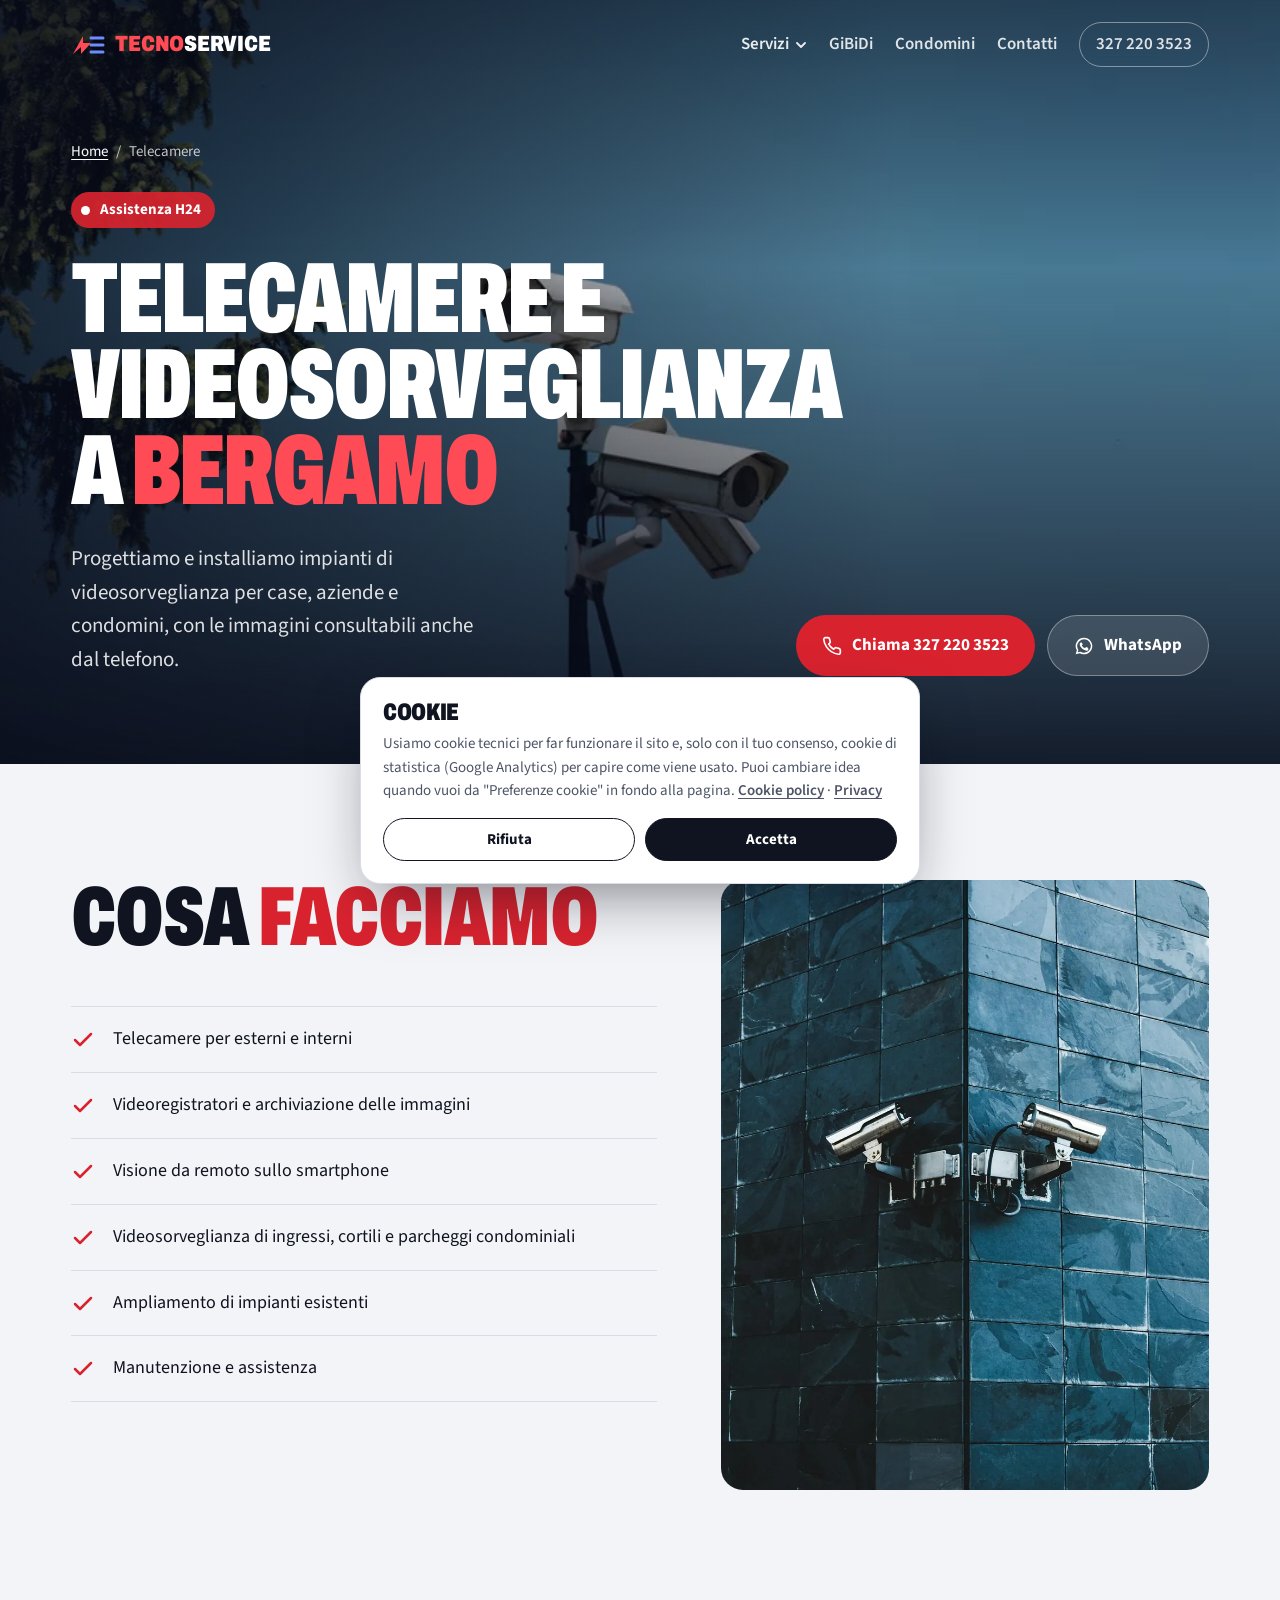
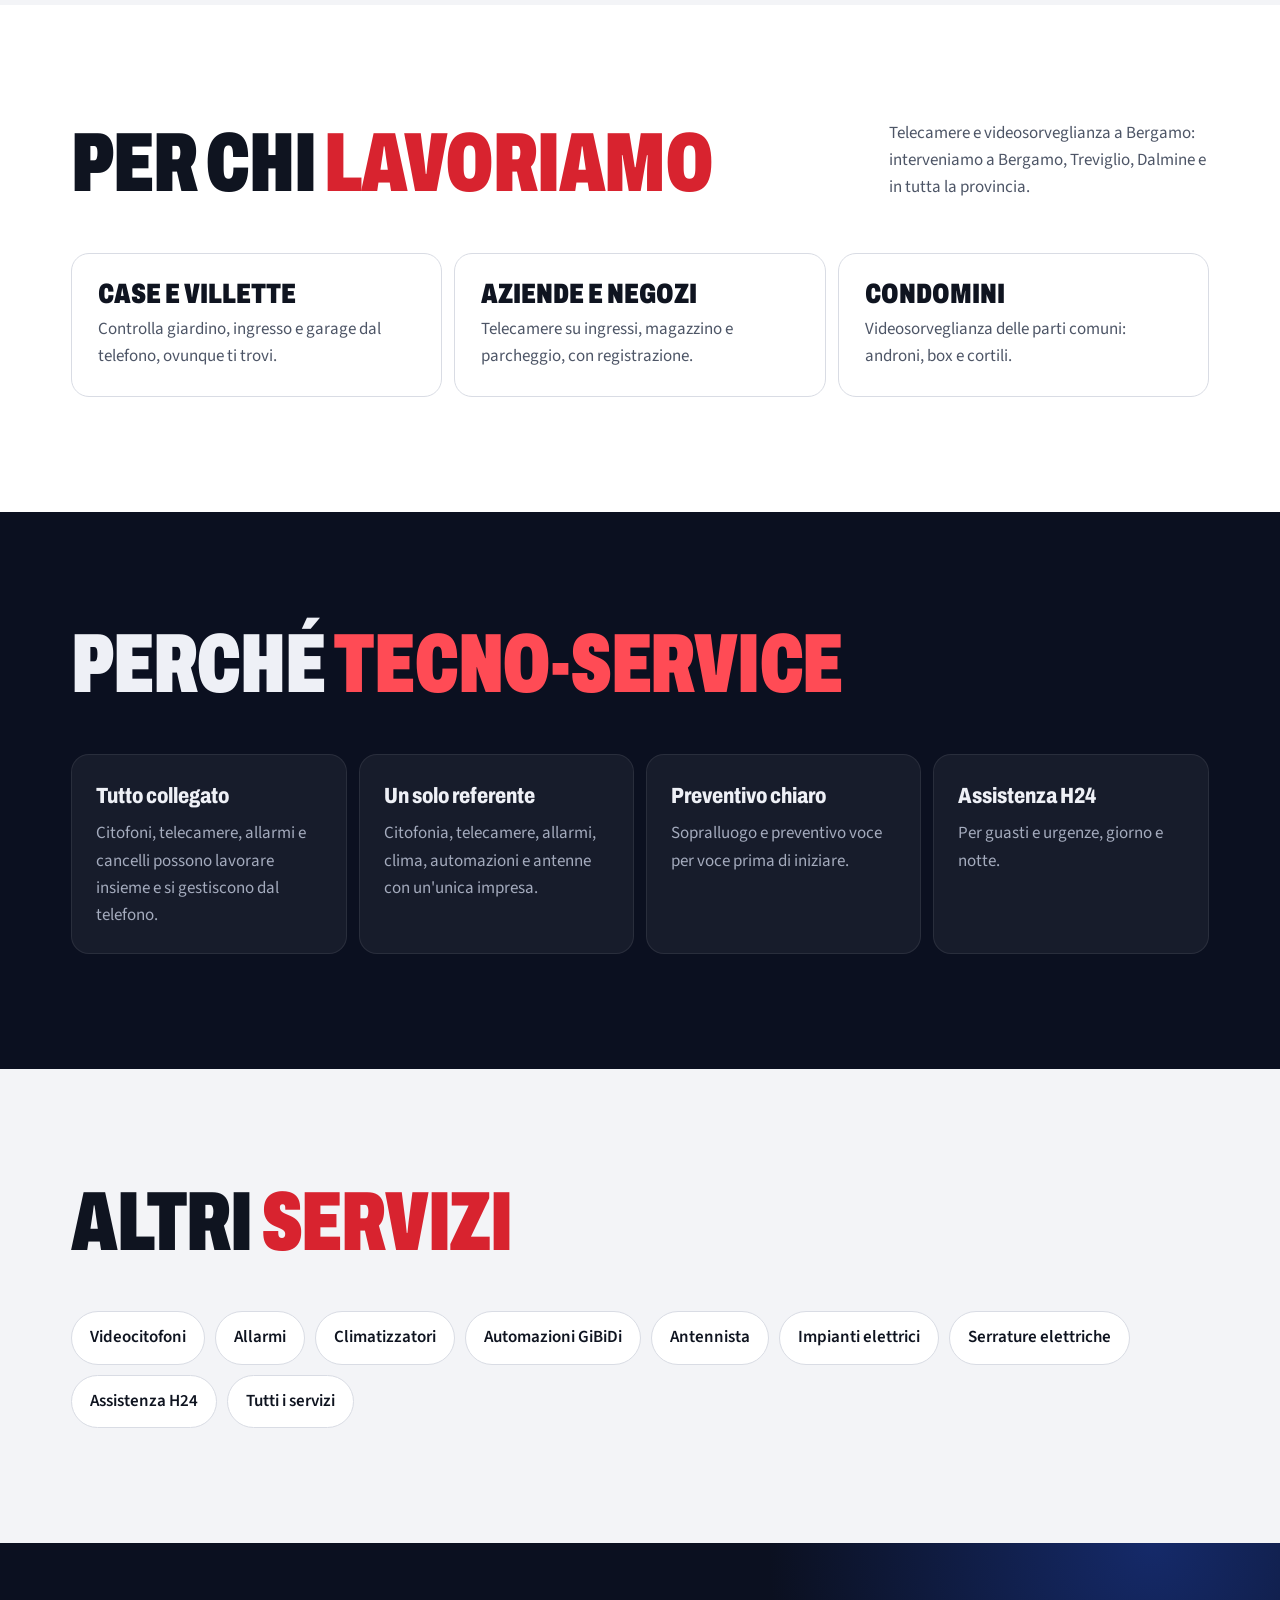
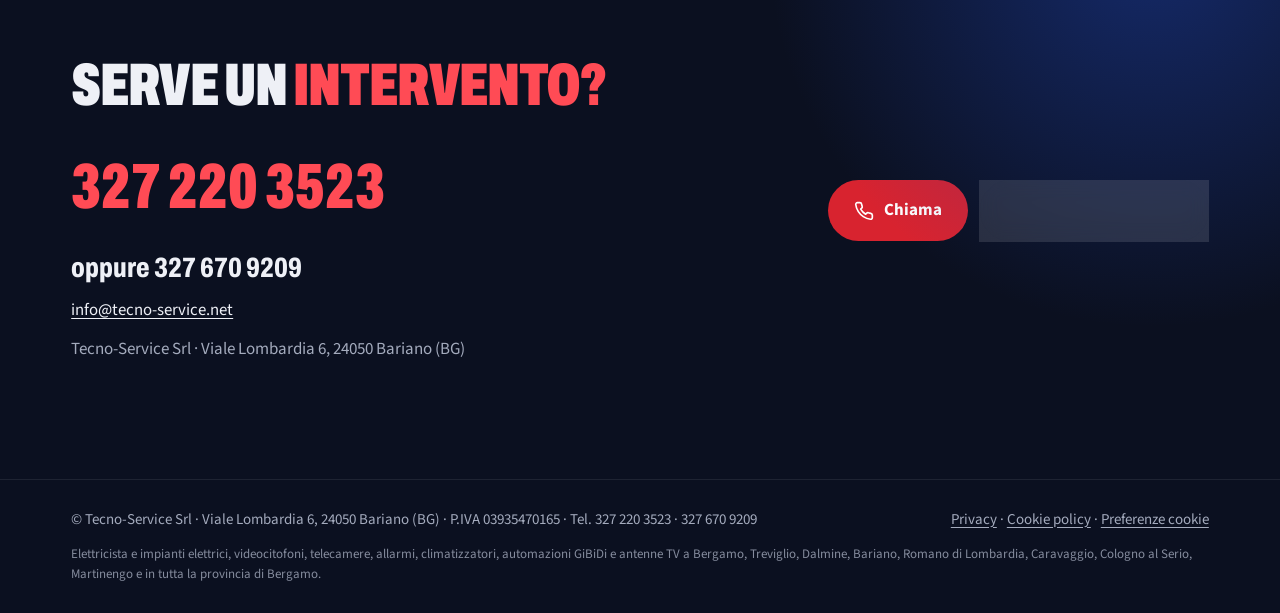
<file: videosorveglianza-bergamo.html>
<!doctype html>
<html lang="it">
<head>
<meta charset="utf-8">
<meta name="viewport" content="width=device-width, initial-scale=1, viewport-fit=cover">
<title>Telecamere e videosorveglianza a Bergamo, Treviglio e Dalmine | Tecno-Service</title>
<link rel="canonical" href="https://www.tecno-service.net/videosorveglianza-bergamo.html">
<meta name="description" content="Impianti di videosorveglianza e telecamere per case, aziende e condomini a Bergamo, Treviglio, Dalmine e provincia, con visione da smartphone. Chiama 327 220 3523.">
<link rel="stylesheet" href="https://fonts.googleapis.com/css2?family=Archivo:wdth,wght@62..125,400..900&family=Source+Sans+3:wght@400;600;700&display=swap">
<link rel="stylesheet" href="site.css">
<script type="application/ld+json">{"@context": "https://schema.org", "@type": "Service", "name": "Impianti di videosorveglianza", "serviceType": "Impianti di videosorveglianza", "description": "Impianti di videosorveglianza e telecamere per case, aziende e condomini a Bergamo, Treviglio, Dalmine e provincia, con visione da smartphone. Chiama 327 220 3523.", "provider": {"@type": "Electrician", "name": "Tecno-Service Srl", "telephone": "+39 327 220 3523", "email": "info@tecno-service.net", "vatID": "IT03935470165", "url": "https://www.tecno-service.net/", "address": {"@type": "PostalAddress", "streetAddress": "Viale Lombardia 6", "postalCode": "24050", "addressLocality": "Bariano", "addressRegion": "BG", "addressCountry": "IT"}}, "areaServed": [{"@type": "City", "name": "Bergamo"}, {"@type": "City", "name": "Treviglio"}, {"@type": "City", "name": "Dalmine"}, {"@type": "City", "name": "Bariano"}, {"@type": "City", "name": "Romano di Lombardia"}, {"@type": "City", "name": "Caravaggio"}, {"@type": "City", "name": "Cologno al Serio"}, {"@type": "City", "name": "Martinengo"}, {"@type": "AdministrativeArea", "name": "Provincia di Bergamo"}]}</script>
</head>
<body>
<header class="hero sub">
  <img src="s-tvcc.webp" alt="" fetchpriority="high" style="object-position: 50% 50%">
  <nav class="nav" aria-label="Principale">
    <div class="wrap">
      <a class="brand" href="index.html"><svg viewBox="0 0 34 22" aria-hidden="true"><path d="M2 20 L12 2 L12 9 L20 9 L10 20 L10 13 Z" fill="#ff4b55"/><path d="M20 4 H32 M20 11 H32 M20 18 H32" stroke="#6f8cff" stroke-width="3" stroke-linecap="round"/></svg><span><span class="t">Tecno</span>Service</span></a>
      <div class="nav-links">
        <details class="dd"><summary>Servizi<svg viewBox="0 0 12 12" aria-hidden="true"><path d="M2 4l4 4 4-4" fill="none" stroke="currentColor" stroke-width="1.8" stroke-linecap="round" stroke-linejoin="round"/></svg></summary><div class="dd-menu"><a href="videocitofoni-bergamo.html">Citofoni e videocitofoni</a><a href="videosorveglianza-bergamo.html" aria-current="page">Telecamere e videosorveglianza</a><a href="allarmi-antifurto-bergamo.html">Allarmi e antifurto</a><a href="climatizzatori-bergamo.html">Climatizzatori</a><a href="automazioni-gibidi-bergamo.html">Automazioni GiBiDi</a><a href="antennista-bergamo.html">Antennista TV e SAT</a><a href="impianti-elettrici-bergamo.html">Impianti elettrici</a><a href="serrature-elettriche-bergamo.html">Serrature elettriche</a><a href="assistenza-h24-bergamo.html">Assistenza H24</a><a class="dd-all" href="index.html#servizi">Tutti i servizi</a></div></details>
        <a href="index.html#gibidi">GiBiDi</a>
        <a href="index.html#condomini">Condomini</a>
        <a href="#contatti">Contatti</a>
        <a class="pill" href="tel:+393272203523">327 220 3523</a>
      </div>
    </div>
  </nav>
  <div class="wrap hero-body">
    <p class="crumbs"><a href="index.html">Home</a><span aria-hidden="true">/</span><span>Telecamere</span></p>
    <span class="h24"><i aria-hidden="true"></i>Assistenza H24</span>
    <h1>Telecamere e videosorveglianza a <span>Bergamo</span></h1>
    <div class="hero-row">
      <p class="lead">Progettiamo e installiamo impianti di videosorveglianza per case, aziende e condomini, con le immagini consultabili anche dal telefono.</p>
      <div class="actions">
        <a class="btn primary" href="tel:+393272203523"><svg viewBox="0 0 24 24" fill="none" stroke="currentColor" stroke-width="2" stroke-linecap="round" stroke-linejoin="round" aria-hidden="true"><path d="M22 16.9v3a2 2 0 0 1-2.2 2 19.8 19.8 0 0 1-8.6-3.1 19.5 19.5 0 0 1-6-6A19.8 19.8 0 0 1 2.1 4.2 2 2 0 0 1 4.1 2h3a2 2 0 0 1 2 1.7c.1.9.4 1.8.7 2.7a2 2 0 0 1-.5 2.1L8 9.8a16 16 0 0 0 6 6l1.3-1.3a2 2 0 0 1 2.1-.4c.9.3 1.8.6 2.7.7a2 2 0 0 1 1.7 2z"/></svg>Chiama 327 220 3523</a>
        <a class="btn glass" href="https://wa.me/393272203523" target="_blank" rel="noopener"><svg viewBox="0 0 24 24" fill="currentColor" aria-hidden="true"><path d="M12 2a10 10 0 0 0-8.6 15.1L2 22l5-1.3A10 10 0 1 0 12 2zm0 18.2a8.2 8.2 0 0 1-4.2-1.2l-.3-.2-3 .8.8-2.9-.2-.3A8.2 8.2 0 1 1 12 20.2zm4.5-6.1c-.2-.1-1.5-.7-1.7-.8-.2-.1-.4-.1-.6.1l-.8 1c-.1.2-.3.2-.5.1a6.7 6.7 0 0 1-3.3-2.9c-.2-.4.2-.4.7-1.3.1-.2 0-.3 0-.4l-.8-1.8c-.2-.5-.4-.4-.6-.4h-.5a1 1 0 0 0-.7.3 3 3 0 0 0-.9 2.2 5.2 5.2 0 0 0 1.1 2.7 11.8 11.8 0 0 0 4.5 4c1.7.7 2.3.8 3.1.7.5-.1 1.5-.6 1.7-1.2.2-.6.2-1.1.2-1.2-.1-.1-.3-.2-.5-.3z"/></svg>WhatsApp</a>
      </div>
    </div>
  </div>
</header>

<main>
  <section>
    <div class="wrap intro-grid">
      <div>
        <div class="head"><h2>Cosa <em>facciamo</em></h2></div>
        <ul class="svc-list"><li><svg viewBox="0 0 24 24" fill="none" stroke="currentColor" stroke-width="2.5" stroke-linecap="round" stroke-linejoin="round" aria-hidden="true"><path d="M20 6 9 17l-5-5"/></svg><span>Telecamere per esterni e interni</span></li><li><svg viewBox="0 0 24 24" fill="none" stroke="currentColor" stroke-width="2.5" stroke-linecap="round" stroke-linejoin="round" aria-hidden="true"><path d="M20 6 9 17l-5-5"/></svg><span>Videoregistratori e archiviazione delle immagini</span></li><li><svg viewBox="0 0 24 24" fill="none" stroke="currentColor" stroke-width="2.5" stroke-linecap="round" stroke-linejoin="round" aria-hidden="true"><path d="M20 6 9 17l-5-5"/></svg><span>Visione da remoto sullo smartphone</span></li><li><svg viewBox="0 0 24 24" fill="none" stroke="currentColor" stroke-width="2.5" stroke-linecap="round" stroke-linejoin="round" aria-hidden="true"><path d="M20 6 9 17l-5-5"/></svg><span>Videosorveglianza di ingressi, cortili e parcheggi condominiali</span></li><li><svg viewBox="0 0 24 24" fill="none" stroke="currentColor" stroke-width="2.5" stroke-linecap="round" stroke-linejoin="round" aria-hidden="true"><path d="M20 6 9 17l-5-5"/></svg><span>Ampliamento di impianti esistenti</span></li><li><svg viewBox="0 0 24 24" fill="none" stroke="currentColor" stroke-width="2.5" stroke-linecap="round" stroke-linejoin="round" aria-hidden="true"><path d="M20 6 9 17l-5-5"/></svg><span>Manutenzione e assistenza</span></li></ul>
      </div>
      <img src="p-tvcc.webp" alt="" loading="lazy">
    </div>
  </section>

  <section class="process">
    <div class="wrap">
      <div class="head"><h2>Per chi <em>lavoriamo</em></h2><p>Telecamere e videosorveglianza a Bergamo: interveniamo a Bergamo, Treviglio, Dalmine e in tutta la provincia.</p></div>
      <div class="who"><article><h3>Case e villette</h3><p>Controlla giardino, ingresso e garage dal telefono, ovunque ti trovi.</p></article><article><h3>Aziende e negozi</h3><p>Telecamere su ingressi, magazzino e parcheggio, con registrazione.</p></article><article><h3>Condomini</h3><p>Videosorveglianza delle parti comuni: androni, box e cortili.</p></article></div>
    </div>
  </section>

  <section class="why">
    <div class="wrap">
      <div class="head"><h2>Perché <em>Tecno-Service</em></h2></div>
      <div class="why-grid">
        <div><strong>Tutto collegato</strong><span>Citofoni, telecamere, allarmi e cancelli possono lavorare insieme e si gestiscono dal telefono.</span></div>
        <div><strong>Un solo referente</strong><span>Citofonia, telecamere, allarmi, clima, automazioni e antenne con un'unica impresa.</span></div>
        <div><strong>Preventivo chiaro</strong><span>Sopralluogo e preventivo voce per voce prima di iniziare.</span></div>
        <div><strong>Assistenza H24</strong><span>Per guasti e urgenze, giorno e notte.</span></div>
      </div>
    </div>
  </section>

  <section>
    <div class="wrap">
      <div class="head"><h2>Altri <em>servizi</em></h2></div>
      <nav class="others" aria-label="Altri servizi"><a href="videocitofoni-bergamo.html">Videocitofoni</a><a href="allarmi-antifurto-bergamo.html">Allarmi</a><a href="climatizzatori-bergamo.html">Climatizzatori</a><a href="automazioni-gibidi-bergamo.html">Automazioni GiBiDi</a><a href="antennista-bergamo.html">Antennista</a><a href="impianti-elettrici-bergamo.html">Impianti elettrici</a><a href="serrature-elettriche-bergamo.html">Serrature elettriche</a><a href="assistenza-h24-bergamo.html">Assistenza H24</a><a href="index.html#servizi">Tutti i servizi</a></nav>
    </div>
  </section>

  <section id="contatti" class="contact cta-band">
    <div class="wrap">
      <div>
        <h2>Serve un <em>intervento?</em></h2>
        <a class="num" href="tel:+393272203523" style="user-select:all">327 220 3523</a>
        <p class="alt-num">oppure <a href="tel:+393276709209" style="user-select:all">327 670 9209</a></p>
        <p class="mail-line"><a href="mailto:info@tecno-service.net">info@tecno-service.net</a></p>
        <p class="soft" style="margin-top:12px">Tecno-Service Srl · Viale Lombardia 6, 24050 Bariano (BG)</p>
      </div>
      <div class="actions">
        <a class="btn primary" href="tel:+393272203523"><svg viewBox="0 0 24 24" fill="none" stroke="currentColor" stroke-width="2" stroke-linecap="round" stroke-linejoin="round" aria-hidden="true"><path d="M22 16.9v3a2 2 0 0 1-2.2 2 19.8 19.8 0 0 1-8.6-3.1 19.5 19.5 0 0 1-6-6A19.8 19.8 0 0 1 2.1 4.2 2 2 0 0 1 4.1 2h3a2 2 0 0 1 2 1.7c.1.9.4 1.8.7 2.7a2 2 0 0 1-.5 2.1L8 9.8a16 16 0 0 0 6 6l1.3-1.3a2 2 0 0 1 2.1-.4c.9.3 1.8.6 2.7.7a2 2 0 0 1 1.7 2z"/></svg>Chiama</a>
        <a class="btn glass" href="https://wa.me/393272203523" target="_blank" rel="noopener"><svg viewBox="0 0 24 24" fill="currentColor" aria-hidden="true"><path d="M12 2a10 10 0 0 0-8.6 15.1L2 22l5-1.3A10 10 0 1 0 12 2zm0 18.2a8.2 8.2 0 0 1-4.2-1.2l-.3-.2-3 .8.8-2.9-.2-.3A8.2 8.2 0 1 1 12 20.2zm4.5-6.1c-.2-.1-1.5-.7-1.7-.8-.2-.1-.4-.1-.6.1l-.8 1c-.1.2-.3.2-.5.1a6.7 6.7 0 0 1-3.3-2.9c-.2-.4.2-.4.7-1.3.1-.2 0-.3 0-.4l-.8-1.8c-.2-.5-.4-.4-.6-.4h-.5a1 1 0 0 0-.7.3 3 3 0 0 0-.9 2.2 5.2 5.2 0 0 0 1.1 2.7 11.8 11.8 0 0 0 4.5 4c1.7.7 2.3.8 3.1.7.5-.1 1.5-.6 1.7-1.2.2-.6.2-1.1.2-1.2-.1-.1-.3-.2-.5-.3z"/></svg>Scrivi su WhatsApp</a>
      </div>
    </div>
  </section>
</main>

<footer>
  <div class="wrap">
    <span>© Tecno-Service Srl · Viale Lombardia 6, 24050 Bariano (BG) · P.IVA 03935470165 · Tel. 327 220 3523 · 327 670 9209</span>
    <span class="legal-links"><a href="privacy.html">Privacy</a> · <a href="cookie.html">Cookie policy</a> · <a href="#" data-cookie-prefs>Preferenze cookie</a></span>
    <span class="areas">Elettricista e impianti elettrici, videocitofoni, telecamere, allarmi, climatizzatori, automazioni GiBiDi e antenne TV a Bergamo, Treviglio, Dalmine, Bariano, Romano di Lombardia, Caravaggio, Cologno al Serio, Martinengo e in tutta la provincia di Bergamo.</span>
  </div>
</footer>

<div class="sticky-cta"><a class="btn primary" href="tel:+393272203523"><svg viewBox="0 0 24 24" fill="none" stroke="currentColor" stroke-width="2" stroke-linecap="round" stroke-linejoin="round" aria-hidden="true"><path d="M22 16.9v3a2 2 0 0 1-2.2 2 19.8 19.8 0 0 1-8.6-3.1 19.5 19.5 0 0 1-6-6A19.8 19.8 0 0 1 2.1 4.2 2 2 0 0 1 4.1 2h3a2 2 0 0 1 2 1.7c.1.9.4 1.8.7 2.7a2 2 0 0 1-.5 2.1L8 9.8a16 16 0 0 0 6 6l1.3-1.3a2 2 0 0 1 2.1-.4c.9.3 1.8.6 2.7.7a2 2 0 0 1 1.7 2z"/></svg>Chiama</a><a class="btn wa-solid" href="https://wa.me/393272203523" target="_blank" rel="noopener"><svg viewBox="0 0 24 24" fill="currentColor" aria-hidden="true"><path d="M12 2a10 10 0 0 0-8.6 15.1L2 22l5-1.3A10 10 0 1 0 12 2zm0 18.2a8.2 8.2 0 0 1-4.2-1.2l-.3-.2-3 .8.8-2.9-.2-.3A8.2 8.2 0 1 1 12 20.2zm4.5-6.1c-.2-.1-1.5-.7-1.7-.8-.2-.1-.4-.1-.6.1l-.8 1c-.1.2-.3.2-.5.1a6.7 6.7 0 0 1-3.3-2.9c-.2-.4.2-.4.7-1.3.1-.2 0-.3 0-.4l-.8-1.8c-.2-.5-.4-.4-.6-.4h-.5a1 1 0 0 0-.7.3 3 3 0 0 0-.9 2.2 5.2 5.2 0 0 0 1.1 2.7 11.8 11.8 0 0 0 4.5 4c1.7.7 2.3.8 3.1.7.5-.1 1.5-.6 1.7-1.2.2-.6.2-1.1.2-1.2-.1-.1-.3-.2-.5-.3z"/></svg>WhatsApp</a></div>
<script>(function(){document.addEventListener("click",function(e){document.querySelectorAll("details.dd[open]").forEach(function(d){if(!d.contains(e.target))d.removeAttribute("open")})});document.addEventListener("keydown",function(e){if(e.key==="Escape")document.querySelectorAll("details.dd[open]").forEach(function(d){d.removeAttribute("open")})})})();</script>
<script id="cookie-consent">
(function () {
  var KEY = "tecnoservice_cookie_consent";
  var GA_ID = "G-MYM8SLKXET";
  function read() { try { return JSON.parse(localStorage.getItem(KEY) || "null"); } catch (e) { return null; } }
  function save(v) { try { localStorage.setItem(KEY, JSON.stringify(v)); } catch (e) {} }
  function loadAnalytics() {
    if (!GA_ID || window.__gaLoaded) return;
    window.__gaLoaded = true;
    var s = document.createElement("script"); s.async = true;
    s.src = "https://www.googletagmanager.com/gtag/js?id=" + GA_ID; document.head.appendChild(s);
    window.dataLayer = window.dataLayer || [];
    window.gtag = function () { dataLayer.push(arguments); };
    gtag("js", new Date()); gtag("config", GA_ID, { anonymize_ip: true });
  }
  var css = document.createElement("style");
  css.textContent =
    ".ck{position:fixed;left:16px;right:16px;bottom:calc(16px + env(safe-area-inset-bottom,0px));z-index:60;max-width:560px;margin-inline:auto;padding:22px;border-radius:20px;background:var(--surface,#fff);color:var(--ink,#0f1420);border:1px solid var(--line,#d9dce4);box-shadow:0 24px 60px -16px rgb(8 12 26/.5);font:400 .9375rem/1.55 'Source Sans 3',system-ui,sans-serif}" +
    ".ck h2{font-family:Archivo,'Arial Narrow',sans-serif;font-weight:900;font-stretch:72%;text-transform:uppercase;font-size:1.5rem;line-height:1;margin:0 0 8px}" +
    ".ck p{margin:0;color:var(--ink-2,#4d5566)} .ck a{color:inherit;font-weight:600}" +
    ".ck-actions{display:flex;flex-wrap:wrap;gap:10px;margin-top:16px}" +
    ".ck-actions button{flex:1 1 140px;padding:13px 18px;border-radius:999px;font:700 .9375rem/1 'Source Sans 3',system-ui,sans-serif;cursor:pointer;border:1.5px solid var(--ink,#0f1420);background:transparent;color:var(--ink,#0f1420);transition:transform 160ms cubic-bezier(.16,1,.3,1)}" +
    ".ck-actions button:active{transform:scale(.97)}" +
    ".ck-actions .ck-yes{background:var(--ink,#0f1420);color:var(--surface,#fff)}" +
    ".ck-actions button:focus-visible{outline:3px solid var(--red,#d8232f);outline-offset:3px}" +
    "@media (max-width:640px){.ck{bottom:calc(84px + env(safe-area-inset-bottom,0px))}}";
  document.head.appendChild(css);
  function show() {
    if (document.querySelector(".ck")) return;
    var b = document.createElement("div");
    b.className = "ck"; b.setAttribute("role", "dialog"); b.setAttribute("aria-live", "polite"); b.setAttribute("aria-label", "Preferenze cookie");
    b.innerHTML = '<h2>Cookie</h2><p>Usiamo cookie tecnici per far funzionare il sito e, solo con il tuo consenso, cookie di statistica (Google Analytics) per capire come viene usato. Puoi cambiare idea quando vuoi da "Preferenze cookie" in fondo alla pagina. <a href="cookie.html">Cookie policy</a> · <a href="privacy.html">Privacy</a></p><div class="ck-actions"><button type="button" class="ck-no">Rifiuta</button><button type="button" class="ck-yes">Accetta</button></div>';
    document.body.appendChild(b);
    b.querySelector(".ck-no").addEventListener("click", function () { save({ analytics: false, date: new Date().toISOString() }); b.remove(); });
    b.querySelector(".ck-yes").addEventListener("click", function () { save({ analytics: true, date: new Date().toISOString() }); b.remove(); loadAnalytics(); });
  }
  var c = read();
  if (!c) show(); else if (c.analytics) loadAnalytics();
  document.addEventListener("click", function (e) {
    var t = e.target.closest && e.target.closest("[data-cookie-prefs]");
    if (t) { e.preventDefault(); show(); }
  });
})();
</script>
</body>
</html>
</file>
<file: site.css>
/* Layout: condominium photo hero, red/blue marquee, 8 photo tiles for the real service list, condominium feature band, sticky-photo process, gallery, hiring strip, dark contact block. */
:root {
  --blue: #1d3fa6;
  --red: #d8232f;
  --accent: #1d3fa6;
  --on-accent: #ffffff;
  --bg: #f3f4f7; --surface: #ffffff; --ink: #0f1420; --ink-2: #4d5566; --line: #d9dce4;
  --night: #0b1020; --on-night: #eef0f6; --on-night-2: #a4abbd;
  --display: "Archivo", "Arial Narrow", sans-serif;
  --body: "Source Sans 3", system-ui, sans-serif;
  --ease: cubic-bezier(0.16, 1, 0.3, 1);
  --gut: max(16px, 4vw);
}
@media (prefers-color-scheme: dark) {
  :root:not([data-theme="light"]) { --accent: #7f9cff; --red: #ff5a63; --on-accent: #0b1020; --bg: #0f131c; --surface: #161b26; --ink: #eceef4; --ink-2: #a3aabb; --line: #283042; --night: #070a12; color-scheme: dark; }
}
:root[data-theme="dark"] { --accent: #7f9cff; --red: #ff5a63; --on-accent: #0b1020; --bg: #0f131c; --surface: #161b26; --ink: #eceef4; --ink-2: #a3aabb; --line: #283042; --night: #070a12; color-scheme: dark; }
* { box-sizing: border-box; }
body { margin: 0; background: var(--bg); color: var(--ink); font: 400 1.0625rem/1.6 var(--body); -webkit-font-smoothing: antialiased; }
h1, h2, h3, p, figure, ol { margin: 0; }
img { display: block; max-width: 100%; }
a { color: inherit; text-underline-offset: 0.2em; }
::selection { background: var(--red); color: #fff; }
:focus-visible { outline: 3px solid var(--red); outline-offset: 3px; border-radius: 6px; }
.wrap { width: 100%; max-width: 1240px; margin-inline: auto; padding-inline: var(--gut); }


/* Hero */
.hero { position: relative; min-height: min(88vh, 860px); display: grid; align-items: end; color: #fff; overflow: hidden; background: #0b1020; isolation: isolate; }
.hero > img { position: absolute; inset: 0; width: 100%; height: 100%; object-fit: cover; z-index: -2; }
.hero::after { content: ""; position: absolute; inset: 0; z-index: -1; background: linear-gradient(180deg, rgb(8 12 26 / 0.6) 0%, rgb(8 12 26 / 0.2) 35%, rgb(8 12 26 / 0.9) 100%), linear-gradient(90deg, rgb(8 12 26 / 0.75), transparent 70%); }
@media (prefers-reduced-motion: no-preference) {
  .hero > img { animation: settle 2.4s var(--ease) both; }
  @keyframes settle { from { transform: scale(1.12); filter: blur(6px) saturate(0.6); } }
}
.nav { position: absolute; inset: 0 0 auto 0; }
.nav .wrap { display: flex; justify-content: space-between; align-items: center; gap: 16px; padding-block: 22px; }
.brand { display: inline-flex; align-items: center; gap: 10px; font-family: var(--display); font-weight: 900; font-stretch: 80%; font-size: 1.375rem; text-decoration: none; letter-spacing: -0.01em; text-transform: uppercase; }
.brand svg { width: 34px; height: 22px; flex: none; }
.brand .t { color: #ff4b55; }
.nav-links { display: flex; gap: 22px; align-items: center; font-weight: 600; }
.nav-links a { text-decoration: none; opacity: 0.85; }
.nav-links a:hover { opacity: 1; }
.pill { border: 1.5px solid rgb(255 255 255 / 0.5); padding: 8px 16px; border-radius: 999px; backdrop-filter: blur(8px); }
@media (max-width: 760px) { .nav-links > a:not(.pill) { display: none; } }
.hero-body { padding-block: 140px clamp(40px, 7vw, 88px); display: grid; gap: 28px; }
.h24 { display: inline-flex; align-items: center; gap: 10px; width: fit-content; padding: 6px 14px 6px 10px; border-radius: 999px; background: rgb(216 35 47 / 0.92); font-weight: 700; font-size: 0.9375rem; }
.h24 i { width: 9px; height: 9px; border-radius: 50%; background: #fff; }
@media (prefers-reduced-motion: no-preference) {
  .h24 i { animation: pulse 1.6s ease-out infinite; }
  @keyframes pulse { 0% { box-shadow: 0 0 0 0 rgb(255 255 255 / 0.8); } 100% { box-shadow: 0 0 0 10px rgb(255 255 255 / 0); } }
}
.hero h1 { font-family: var(--display); font-weight: 900; font-stretch: 62%; text-transform: uppercase; font-size: clamp(3.2rem, 11vw, 9rem); line-height: 0.86; letter-spacing: -0.02em; max-width: 13ch; text-wrap: balance; }
.hero h1 span { color: #ff4b55; }
.hero-row { display: flex; flex-wrap: wrap; gap: 24px 48px; align-items: end; justify-content: space-between; }
.hero .lead { font-size: clamp(1.125rem, 2vw, 1.3125rem); max-width: 42ch; color: rgb(255 255 255 / 0.86); }
.actions { display: flex; flex-wrap: wrap; gap: 12px; }
.btn { display: inline-flex; align-items: center; gap: 10px; padding: 16px 26px; border-radius: 999px; font-weight: 700; text-decoration: none; transition: transform 160ms var(--ease), background-color 200ms ease, color 200ms ease; }
.btn:active { transform: scale(0.97); }
.btn svg { width: 20px; height: 20px; flex: none; }
.btn.primary { background: var(--red); color: #fff; }
.btn.glass { background: rgb(255 255 255 / 0.12); border: 1.5px solid rgb(255 255 255 / 0.35); color: #fff; backdrop-filter: blur(10px); }
@media (hover: hover) and (pointer: fine) { .btn.glass:hover { background: #fff; color: #0f1420; } }
.hero-meta { display: flex; flex-wrap: wrap; gap: 8px 28px; font-size: 0.9375rem; color: rgb(255 255 255 / 0.75); border-top: 1px solid rgb(255 255 255 / 0.2); padding-top: 18px; }
@media (max-width: 640px) { .hero .hero-meta, .nav .pill { display: none; } .hero-body { padding-block: 120px 96px; } }


/* Services dropdown */
.dd { position: relative; }
.dd summary { list-style: none; cursor: pointer; display: inline-flex; align-items: center; gap: 6px; font-weight: 600; opacity: 0.9; }
.dd summary::-webkit-details-marker { display: none; }
.dd summary svg { width: 12px; height: 12px; transition: transform 200ms var(--ease); }
.dd[open] summary svg { transform: rotate(180deg); }
.dd-menu { position: absolute; top: calc(100% + 14px); left: -16px; z-index: 20; display: grid; min-width: 260px; padding: 8px; border-radius: 16px; background: var(--surface); color: var(--ink); border: 1px solid var(--line); box-shadow: 0 18px 40px -12px rgb(8 12 26 / 0.45); transform-origin: top left; }
@media (prefers-reduced-motion: no-preference) { .dd[open] .dd-menu { animation: ddIn 180ms var(--ease); } @keyframes ddIn { from { opacity: 0; transform: translateY(-4px) scale(0.98); } } }
.dd-menu a { padding: 10px 12px; border-radius: 10px; text-decoration: none; opacity: 1; font-weight: 600; }
.dd-menu a:hover, .dd-menu a:focus-visible { background: var(--bg); color: var(--red); }
.dd-menu a[aria-current="page"] { color: var(--red); }
.dd-menu .dd-all { margin-top: 4px; border-top: 1px solid var(--line); border-radius: 0 0 10px 10px; color: var(--ink-2); font-weight: 500; }
@media (max-width: 760px) { .dd-menu { left: auto; right: 0; transform-origin: top right; } }

/* Marquee */
.marquee { background: var(--night); color: var(--on-night); overflow: hidden; }
.track { display: flex; width: max-content; align-items: center; padding-block: 18px; }
.track span { font-family: var(--display); font-weight: 800; font-stretch: 70%; text-transform: uppercase; font-size: clamp(1.25rem, 2.6vw, 1.75rem); white-space: nowrap; padding-inline: 22px; }
.track i { width: 18px; height: 12px; flex: none; background: linear-gradient(90deg, #ff4b55 50%, #6f8cff 50%); clip-path: polygon(0 50%, 40% 0, 40% 35%, 100% 35%, 100% 65%, 40% 65%, 40% 100%); }
@media (prefers-reduced-motion: no-preference) {
  .track { animation: slide 40s linear infinite; }
  .marquee:hover .track { animation-play-state: paused; }
  @keyframes slide { to { transform: translateX(-50%); } }
}

section { padding-block: clamp(64px, 9vw, 128px); }
.head { display: flex; flex-wrap: wrap; justify-content: space-between; align-items: end; gap: 16px 40px; margin-bottom: clamp(32px, 4vw, 56px); }
h2 { font-family: var(--display); font-weight: 900; font-stretch: 66%; text-transform: uppercase; font-size: clamp(2.5rem, 7vw, 5.25rem); line-height: 0.9; letter-spacing: -0.015em; text-wrap: balance; }
h2 em { font-style: normal; color: var(--red); }
.head p { color: var(--ink-2); max-width: 40ch; }
.head.stack { flex-direction: column; align-items: flex-start; }
.head.stack p { max-width: none; font-size: 1.125rem; }

/* Service tiles */
.tiles { display: grid; gap: 12px; grid-template-columns: repeat(4, 1fr); grid-auto-rows: 230px; grid-auto-flow: dense; }
.tile { position: relative; overflow: hidden; border-radius: 18px; color: #fff; text-decoration: none; background: #161b26; isolation: isolate; min-width: 0; }
.tile img { position: absolute; inset: 0; width: 100%; height: 100%; object-fit: cover; z-index: -2; transition: transform 700ms var(--ease); }
.tile::after { content: ""; position: absolute; inset: 0; z-index: -1; background: linear-gradient(180deg, transparent 30%, rgb(8 12 26 / 0.85)); }
.tile-txt { position: absolute; inset: auto 0 0 0; padding: 20px 22px; }
.tile h3 { font-family: var(--display); font-weight: 800; font-stretch: 75%; font-size: 1.5rem; line-height: 1.05; }
.tile p { color: rgb(255 255 255 / 0.82); font-size: 0.9375rem; margin-top: 6px; max-width: 36ch; }
.tile.big { grid-column: span 2; grid-row: span 2; }
.tile.big h3 { font-size: clamp(1.75rem, 3vw, 2.5rem); }
.tile.tall { grid-row: span 2; }
.tile.wide { grid-column: span 2; }
.tile.fgas::before { content: "Certificati F-Gas"; position: absolute; top: 14px; left: 14px; padding: 3px 10px; border-radius: 999px; background: #fff; color: #0f1420; font-weight: 700; font-size: 0.8125rem; letter-spacing: 0.02em; }
.tile.partner::before { content: "Partner GiBiDi"; position: absolute; top: 14px; left: 14px; padding: 3px 10px; border-radius: 999px; background: #fff; color: #0f1420; font-weight: 700; font-size: 0.8125rem; letter-spacing: 0.02em; }
.tile.hot::before { content: "H24"; position: absolute; top: 14px; left: 14px; padding: 3px 10px; border-radius: 999px; background: var(--red); color: #fff; font-weight: 700; font-size: 0.8125rem; letter-spacing: 0.04em; }
@media (hover: hover) and (pointer: fine) { .tile:hover img { transform: scale(1.06); } }
@media (max-width: 900px) { .tiles { grid-template-columns: repeat(2, 1fr); grid-auto-rows: 210px; } }
@media (max-width: 560px) { .tiles { grid-template-columns: 1fr; } .tile.big, .tile.wide { grid-column: span 1; } .tile.big { grid-row: span 1; } }

/* GiBiDi + F-Gas */
.duo { padding-block: 0 clamp(64px, 9vw, 112px); }
.duo-grid { display: grid; gap: 16px; grid-template-columns: 1fr; }
@media (min-width: 860px) { .duo-grid { grid-template-columns: 1fr 1fr; } }
.duo-card { display: flex; flex-direction: column; gap: 14px; padding: clamp(24px, 3.5vw, 40px); border-radius: 22px; min-width: 0; }
.duo-card.dark { background: var(--night); color: var(--on-night); }
.duo-card.light { background: var(--surface); border: 1px solid var(--line); }
.duo-card .lbl { color: var(--red); margin: 0; }
.duo-card.dark .lbl { color: #ff6b73; }
.duo-card h3 { font-family: var(--display); font-weight: 900; font-stretch: 70%; text-transform: uppercase; font-size: clamp(1.75rem, 3.2vw, 2.5rem); line-height: 0.95; text-wrap: balance; }
.duo-card p { max-width: 46ch; }
.duo-card.dark p:not(.lbl) { color: var(--on-night-2); }
.duo-card.light p:not(.lbl) { color: var(--ink-2); }
.duo-card.light strong { color: var(--ink); font-variant-numeric: tabular-nums; }
.duo-actions { display: flex; flex-wrap: wrap; gap: 10px; margin-top: auto; padding-top: 10px; }
.duo-card { position: relative; }
.duo-top { display: block; padding-right: 76px; }
.duo-card .seal { position: absolute; top: clamp(20px, 3vw, 32px); right: clamp(20px, 3vw, 32px); }
.seal { display: inline-grid; place-content: center; width: 64px; height: 64px; border-radius: 50%; flex: none; color: #fff; background: var(--blue); box-shadow: 0 0 0 3px var(--surface), 0 0 0 5px var(--red); font-family: var(--display); font-weight: 900; font-stretch: 70%; font-size: 1rem; }
.duo-card.light .btn.primary svg { width: 20px; height: 20px; }

/* Condominium band */
.condo { background: var(--blue); color: #fff; position: relative; overflow: hidden; }
.condo .grid { display: grid; gap: clamp(32px, 5vw, 64px); grid-template-columns: 1fr; align-items: center; }
@media (min-width: 900px) { .condo .grid { grid-template-columns: 6fr 5fr; } }
.condo img { width: 100%; aspect-ratio: 5 / 4; object-fit: cover; border-radius: 22px; }
.condo h2 em { color: #ff6b73; }
.condo .intro { color: rgb(255 255 255 / 0.85); margin-block: 20px 28px; max-width: 46ch; font-size: 1.125rem; }
.checks { list-style: none; padding: 0; margin: 0; display: grid; gap: 12px; }
.checks li { display: grid; grid-template-columns: 28px 1fr; gap: 12px; align-items: start; }
.checks svg { width: 24px; height: 24px; margin-top: 2px; color: #ff6b73; }

/* Process */
.process { background: var(--surface); }
.split { display: grid; gap: clamp(32px, 5vw, 72px); grid-template-columns: 1fr; align-items: start; }
@media (min-width: 900px) { .split { grid-template-columns: 5fr 6fr; } .stick { position: sticky; top: 24px; } }
.stick img { width: 100%; aspect-ratio: 4 / 5; object-fit: cover; border-radius: 22px; }
.steps { list-style: none; padding: 0; display: grid; }
.steps li { display: grid; grid-template-columns: auto 1fr; gap: 20px; padding-block: 28px; border-top: 1px solid var(--line); }
.steps li:last-child { border-bottom: 1px solid var(--line); }
.steps .n { font-family: var(--display); font-weight: 900; font-stretch: 70%; font-size: 3rem; line-height: 0.9; color: var(--red); font-variant-numeric: tabular-nums; }
.steps strong { font-family: var(--display); font-weight: 800; font-stretch: 85%; font-size: 1.5rem; display: block; margin-bottom: 4px; }
.steps p { color: var(--ink-2); max-width: 46ch; }

/* Gallery */
.gallery { display: grid; grid-auto-flow: column; grid-auto-columns: minmax(260px, 30%); gap: 12px; overflow-x: auto; scroll-snap-type: x mandatory; padding-inline: max(var(--gut), calc((100% - 1240px) / 2 + var(--gut))); scroll-padding-inline: max(var(--gut), calc((100% - 1240px) / 2 + var(--gut))); padding-bottom: 12px; scrollbar-width: thin; scrollbar-color: var(--red) transparent; }
@media (max-width: 560px) { .gallery { grid-auto-columns: 78%; } }
.gallery figure { scroll-snap-align: start; border-radius: 18px; overflow: hidden; aspect-ratio: 3 / 4; background: var(--line); }
.gallery img { width: 100%; height: 100%; object-fit: cover; }
.note { color: var(--ink-2); font-size: 0.875rem; margin-top: 14px; }

/* Hiring */
.hire { padding-block: 0 clamp(64px, 9vw, 112px); }
.hire-card { display: flex; flex-wrap: wrap; gap: 20px 40px; align-items: center; justify-content: space-between; padding: clamp(24px, 4vw, 40px); border-radius: 22px; background: var(--surface); border: 1px solid var(--line); }
.hire-card h3 { font-family: var(--display); font-weight: 900; font-stretch: 70%; text-transform: uppercase; font-size: clamp(1.75rem, 4vw, 2.75rem); line-height: 0.95; }
.hire-card p { color: var(--ink-2); margin-top: 8px; max-width: 52ch; }
.btn.outline { border: 1.5px solid var(--ink); color: var(--ink); }

/* Contact */
.contact { background: var(--night); color: var(--on-night); position: relative; overflow: hidden; }
.contact::before { content: ""; position: absolute; width: 60vw; height: 60vw; right: -20vw; top: -30vw; border-radius: 50%; background: radial-gradient(closest-side, rgb(29 63 166 / 0.55), transparent); pointer-events: none; }
.contact .grid { position: relative; display: grid; gap: 48px; grid-template-columns: 1fr; }
@media (min-width: 900px) { .contact .grid { grid-template-columns: 7fr 5fr; } }
.contact h2 { margin-bottom: 24px; }
.contact h2 em { color: #ff4b55; }
.contact .soft, .contact .lbl { color: var(--on-night-2); }
.lbl { font-size: 0.8125rem; text-transform: uppercase; letter-spacing: 0.08em; font-weight: 700; margin-bottom: 10px; }
.card { display: grid; gap: 28px; padding: 28px; border-radius: 22px; background: rgb(255 255 255 / 0.05); border: 1px solid rgb(255 255 255 / 0.08); }
.addr { font-size: 1.125rem; }
.handle { display: inline-block; font-variant-numeric: tabular-nums; font-family: var(--display); font-weight: 900; font-stretch: 66%; font-size: clamp(2.25rem, 7vw, 4.75rem); line-height: 0.95; color: #ff4b55; text-decoration: none; word-break: break-word; }
.ph { display: inline-block; margin-top: 6px; padding: 4px 10px; border-radius: 8px; border: 1px dashed rgb(255 255 255 / 0.3); color: var(--on-night-2); font-size: 0.9375rem; }

footer { background: var(--night); color: var(--on-night-2); font-size: 0.9375rem; border-top: 1px solid rgb(255 255 255 / 0.08); }
footer .areas { order: 3; flex-basis: 100%; font-size: 0.8125rem; opacity: 0.8; }
footer .legal-links a { color: inherit; }
footer .legal-links { white-space: nowrap; }
footer .wrap { display: flex; flex-wrap: wrap; justify-content: space-between; gap: 12px; padding-block: 28px 110px; }
@media (min-width: 641px) { footer .wrap { padding-block: 28px; } }

.sticky-cta { position: fixed; left: 16px; right: 16px; bottom: calc(14px + env(safe-area-inset-bottom, 0px)); display: none; z-index: 10; }
.sticky-cta { gap: 10px; }
.btn.wa-solid { background: #1fa855; color: #fff; }
.sticky-cta .btn { flex: 1; justify-content: center; box-shadow: 0 12px 30px -10px rgb(0 0 0 / 0.5); }
@media (max-width: 640px) { .sticky-cta { display: flex; } }

@supports (animation-timeline: view()) {
  @media (prefers-reduced-motion: no-preference) {
    .tile, .steps li, .gallery figure, .checks li { animation: rise linear both; animation-timeline: view(); animation-range: entry 0% entry 60%; }
    @keyframes rise { from { transform: translateY(40px) scale(0.97); } }
  }
}

/* Sub pages */
.hero.sub { min-height: min(68vh, 640px); }
.hero.sub h1 { font-size: clamp(2.6rem, 8vw, 6.25rem); max-width: 16ch; }
.crumbs { display: flex; gap: 8px; font-size: 0.9375rem; color: rgb(255 255 255 / 0.75); }
.crumbs a { color: #fff; }
.badge { display: inline-flex; width: fit-content; padding: 6px 14px; border-radius: 999px; background: #fff; color: #0f1420; font-weight: 700; font-size: 0.875rem; }
.intro-grid { display: grid; gap: clamp(32px, 5vw, 72px); grid-template-columns: 1fr; align-items: start; }
@media (min-width: 900px) { .intro-grid { grid-template-columns: 6fr 5fr; } }
.intro-grid > img { width: 100%; aspect-ratio: 4 / 5; object-fit: cover; border-radius: 22px; }
@media (min-width: 900px) { .intro-grid > img { position: sticky; top: 24px; } }
.svc-list { list-style: none; padding: 0; margin: 0; display: grid; gap: 0; }
.svc-list li { display: grid; grid-template-columns: 28px 1fr; gap: 14px; padding-block: 18px; border-top: 1px solid var(--line); font-size: 1.125rem; }
.svc-list li:last-child { border-bottom: 1px solid var(--line); }
.svc-list svg { width: 24px; height: 24px; color: var(--red); margin-top: 3px; }
.who { display: grid; gap: 12px; grid-template-columns: repeat(auto-fit, minmax(min(100%, 260px), 1fr)); }
.who article { padding: 26px; border-radius: 18px; background: var(--surface); border: 1px solid var(--line); display: grid; gap: 8px; align-content: start; }
.who h3 { font-family: var(--display); font-weight: 900; font-stretch: 72%; text-transform: uppercase; font-size: 1.75rem; line-height: 1; }
.who p { color: var(--ink-2); }
.why { background: var(--night); color: var(--on-night); }
.why h2 em { color: #ff4b55; }
.why-grid { display: grid; gap: 12px; grid-template-columns: repeat(auto-fit, minmax(min(100%, 240px), 1fr)); }
.why-grid div { padding: 24px; border-radius: 18px; background: rgb(255 255 255 / 0.05); border: 1px solid rgb(255 255 255 / 0.08); display: grid; gap: 6px; align-content: start; }
.why-grid strong { font-family: var(--display); font-weight: 800; font-stretch: 80%; font-size: 1.375rem; }
.why-grid span { color: var(--on-night-2); }
.others { display: flex; flex-wrap: wrap; gap: 10px; }
.others a { padding: 12px 18px; border-radius: 999px; border: 1.5px solid var(--line); background: var(--surface); text-decoration: none; font-weight: 600; transition: border-color 200ms ease, transform 160ms var(--ease); }
.others a:active { transform: scale(0.97); }
@media (hover: hover) and (pointer: fine) { .others a:hover { border-color: var(--red); } }
.cta-band .wrap { display: flex; flex-wrap: wrap; justify-content: space-between; align-items: center; gap: 24px; }
.cta-band h2 { font-size: clamp(2rem, 5vw, 3.75rem); }
.cta-band .num { font-family: var(--display); font-weight: 900; font-stretch: 66%; font-size: clamp(2.25rem, 6vw, 4rem); color: #ff4b55; text-decoration: none; font-variant-numeric: tabular-nums; }

/* Legal pages */
.hero.legal { min-height: 0; }
.hero.legal .hero-body { padding-block: 130px 48px; }
.hero.legal h1 { font-size: clamp(2.5rem, 7vw, 5rem); }
.legal-body > * { max-width: 72ch; }
.legal-body h2 { font-size: clamp(1.5rem, 3vw, 2rem); margin: 40px 0 12px; }
.legal-body p, .legal-body li { color: var(--ink-2); }
.legal-body p + p { margin-top: 12px; }
.legal-body ul { padding-left: 1.2em; display: grid; gap: 6px; }
.legal-body strong { color: var(--ink); }
.legal-body table { width: 100%; border-collapse: collapse; font-size: 0.9375rem; }
.legal-body th, .legal-body td { text-align: left; padding: 10px 12px; border-bottom: 1px solid var(--line); vertical-align: top; }
.legal-body th { color: var(--ink); }
.tbl { overflow-x: auto; margin-top: 12px; }
.updated { font-size: 0.875rem; color: var(--ink-2); margin-top: 32px; }

.alt-num { margin-top: 8px; font-family: var(--display); font-weight: 800; font-stretch: 75%; font-size: clamp(1.25rem, 3vw, 1.75rem); color: var(--on-night); }
.alt-num a { color: inherit; text-decoration: none; font-variant-numeric: tabular-nums; }

.mail-line { margin-top: 6px; font-size: 1.05rem; }
.mail-line a { color: inherit; text-decoration: underline; text-underline-offset: 3px; }
</file>
